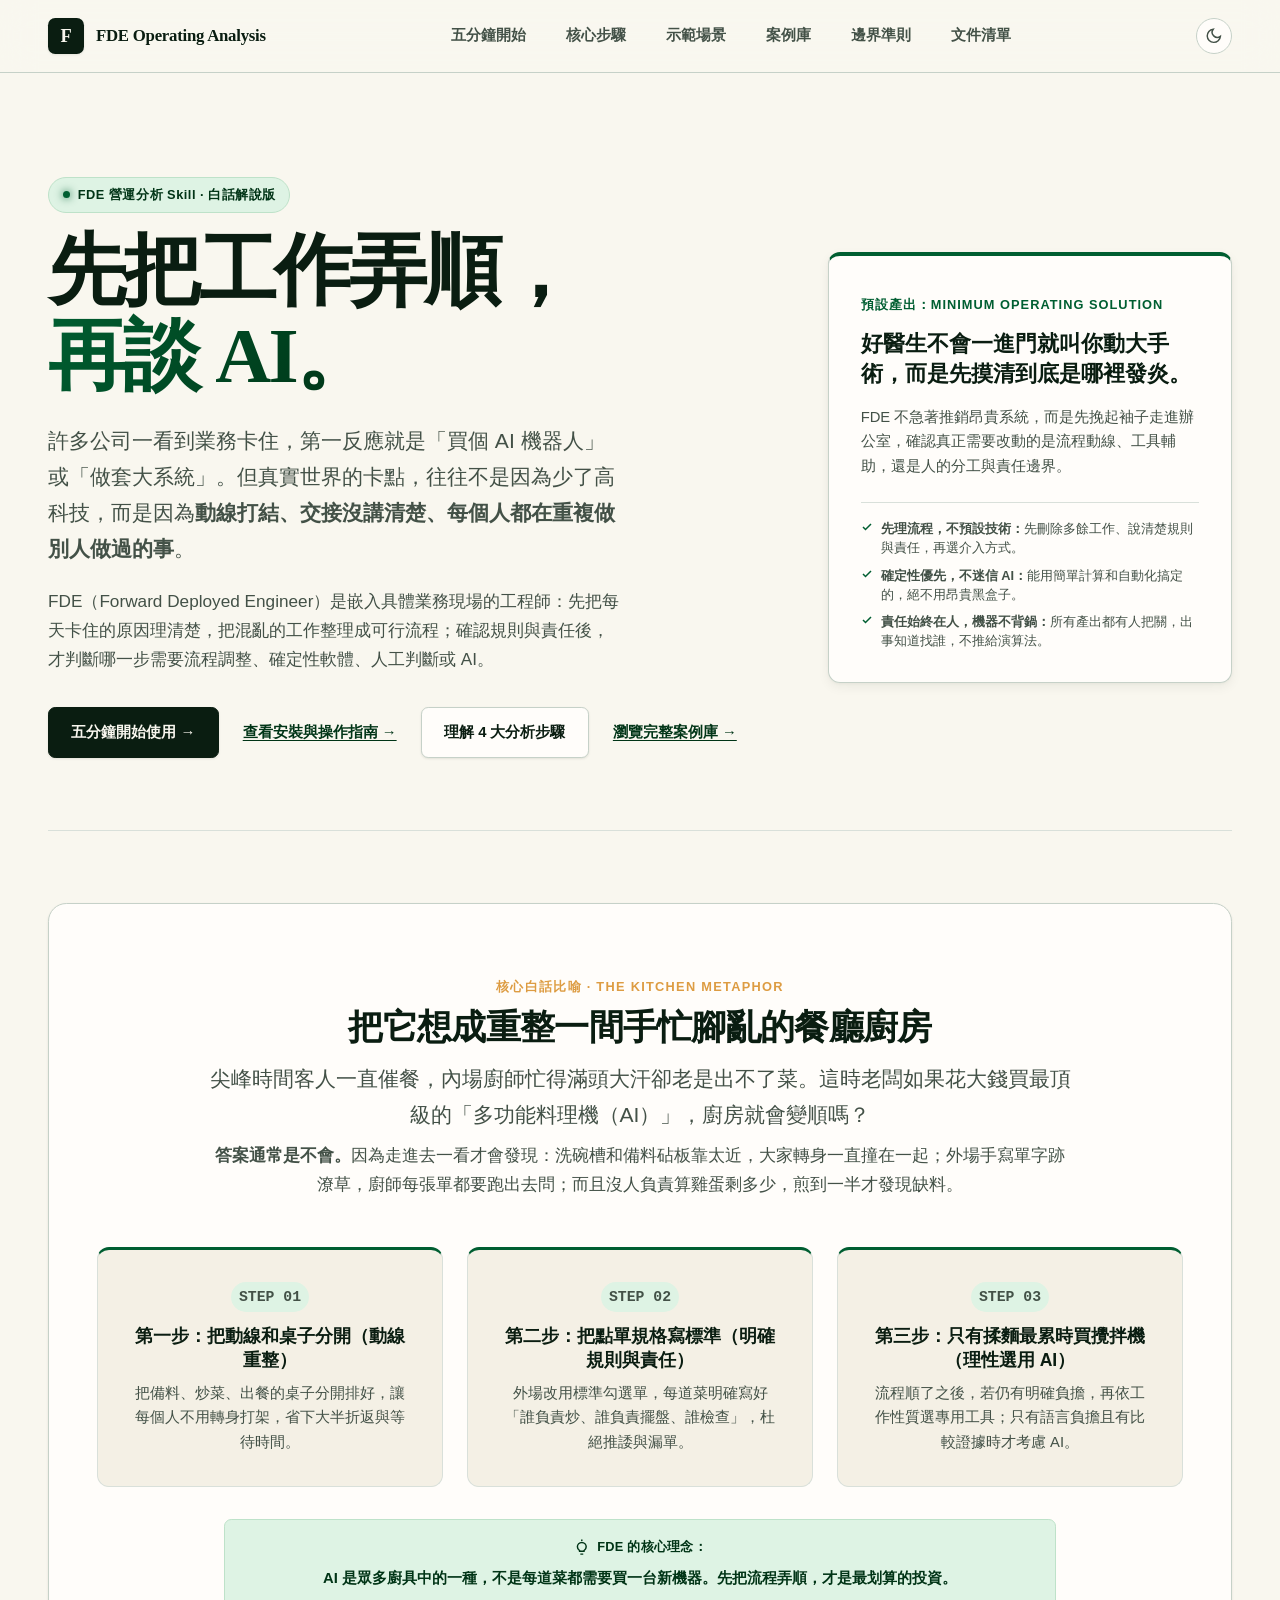
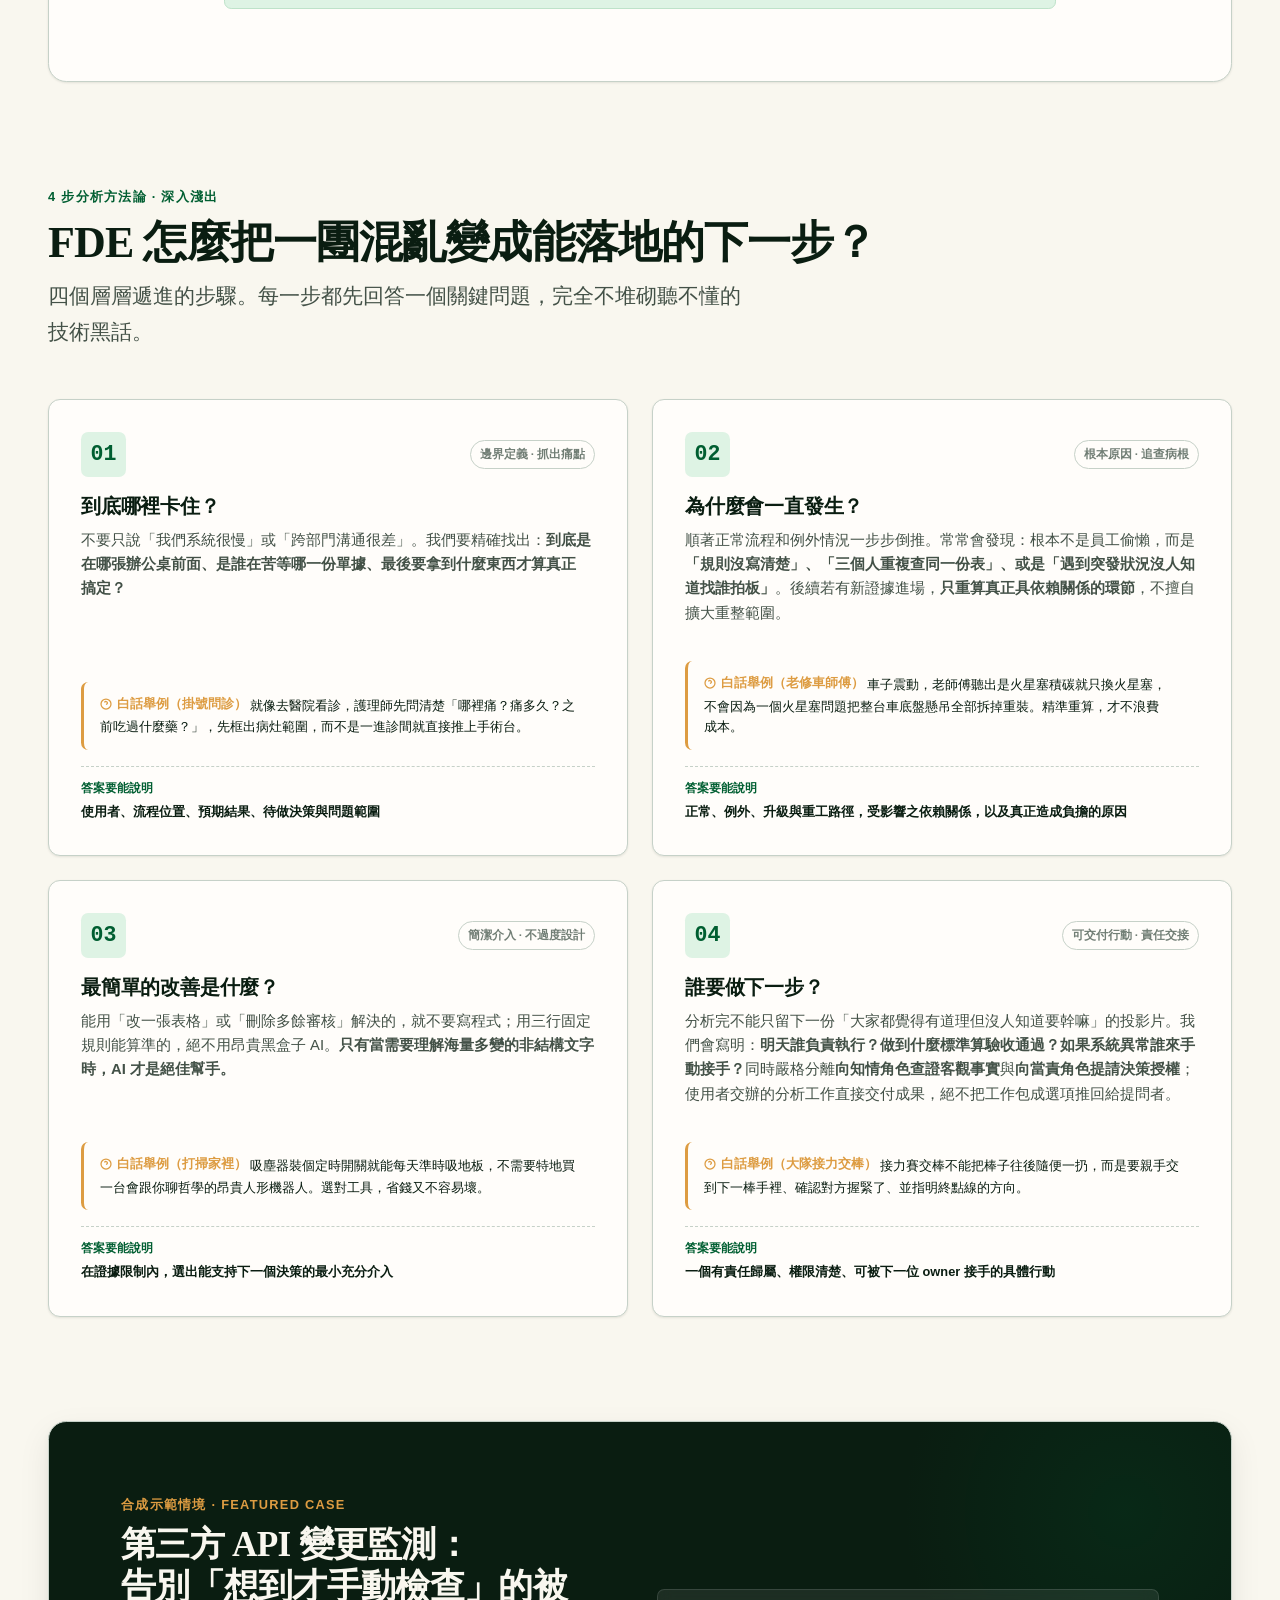
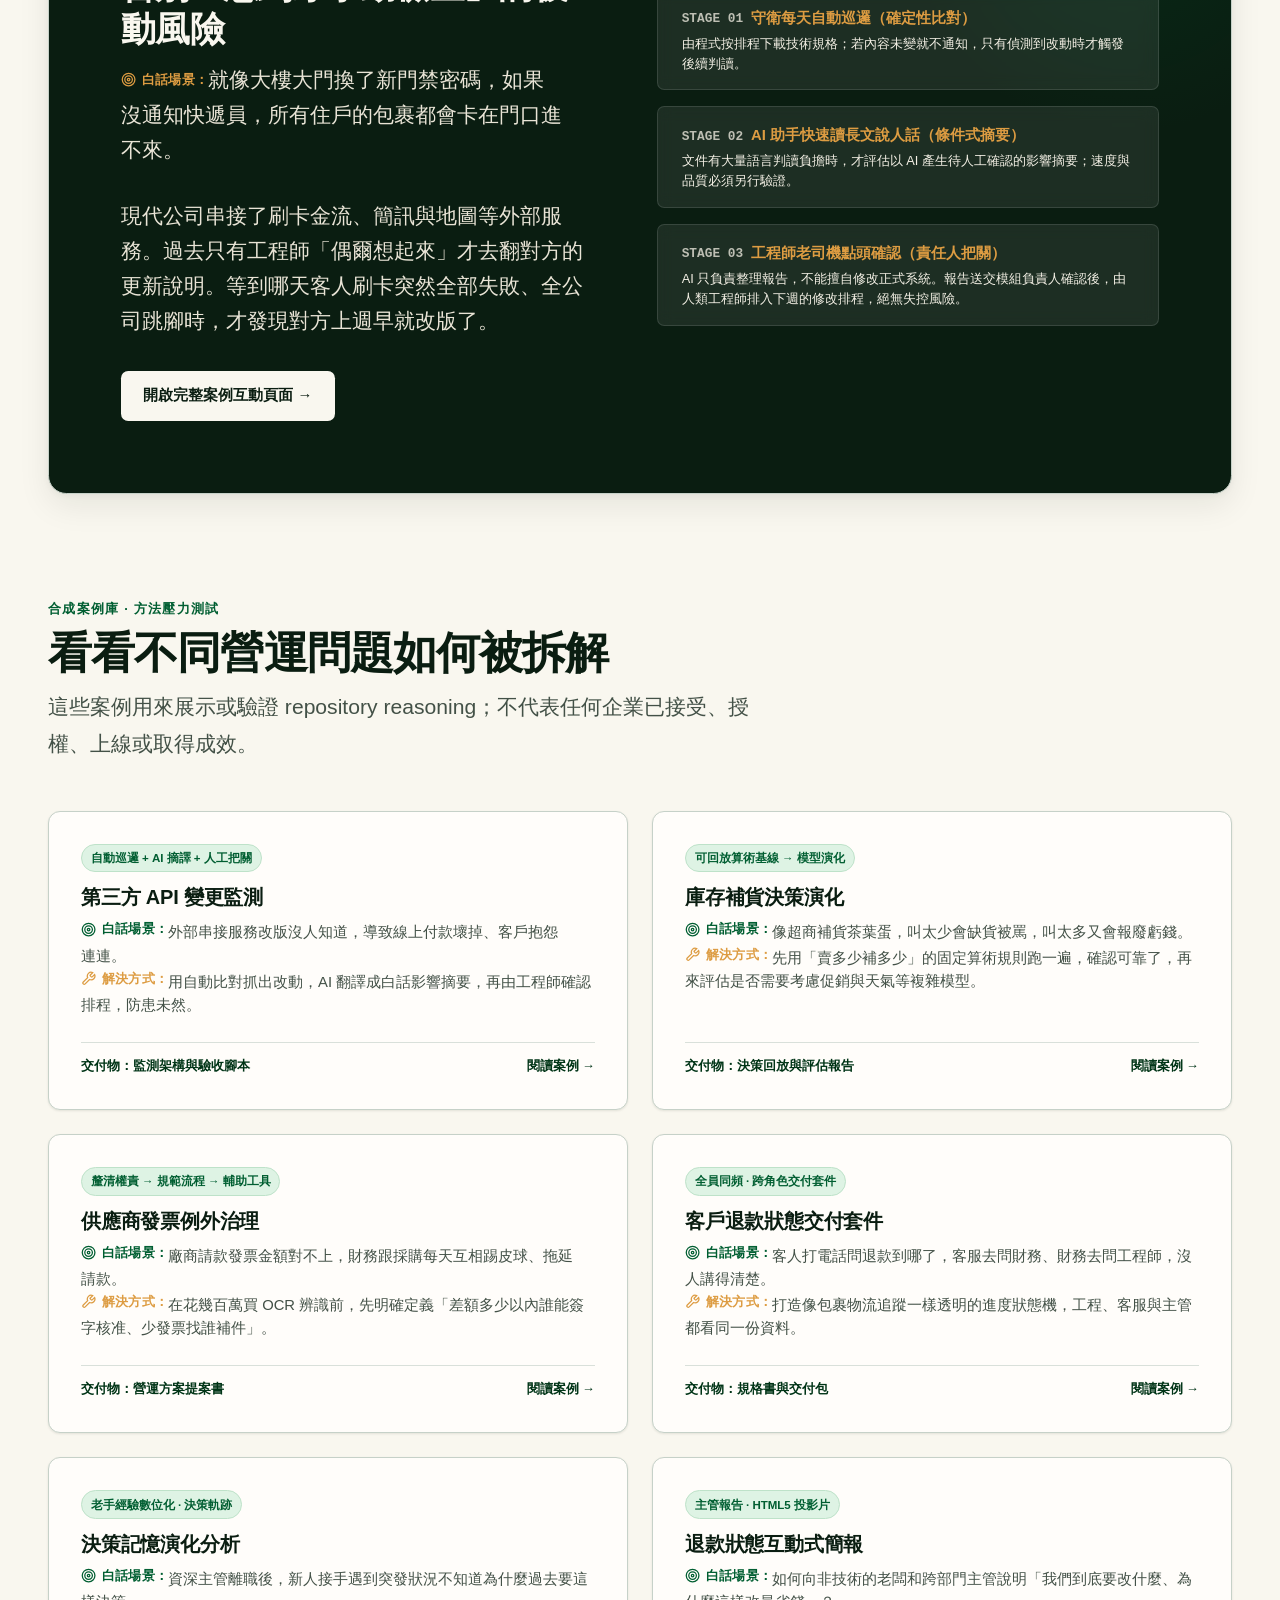
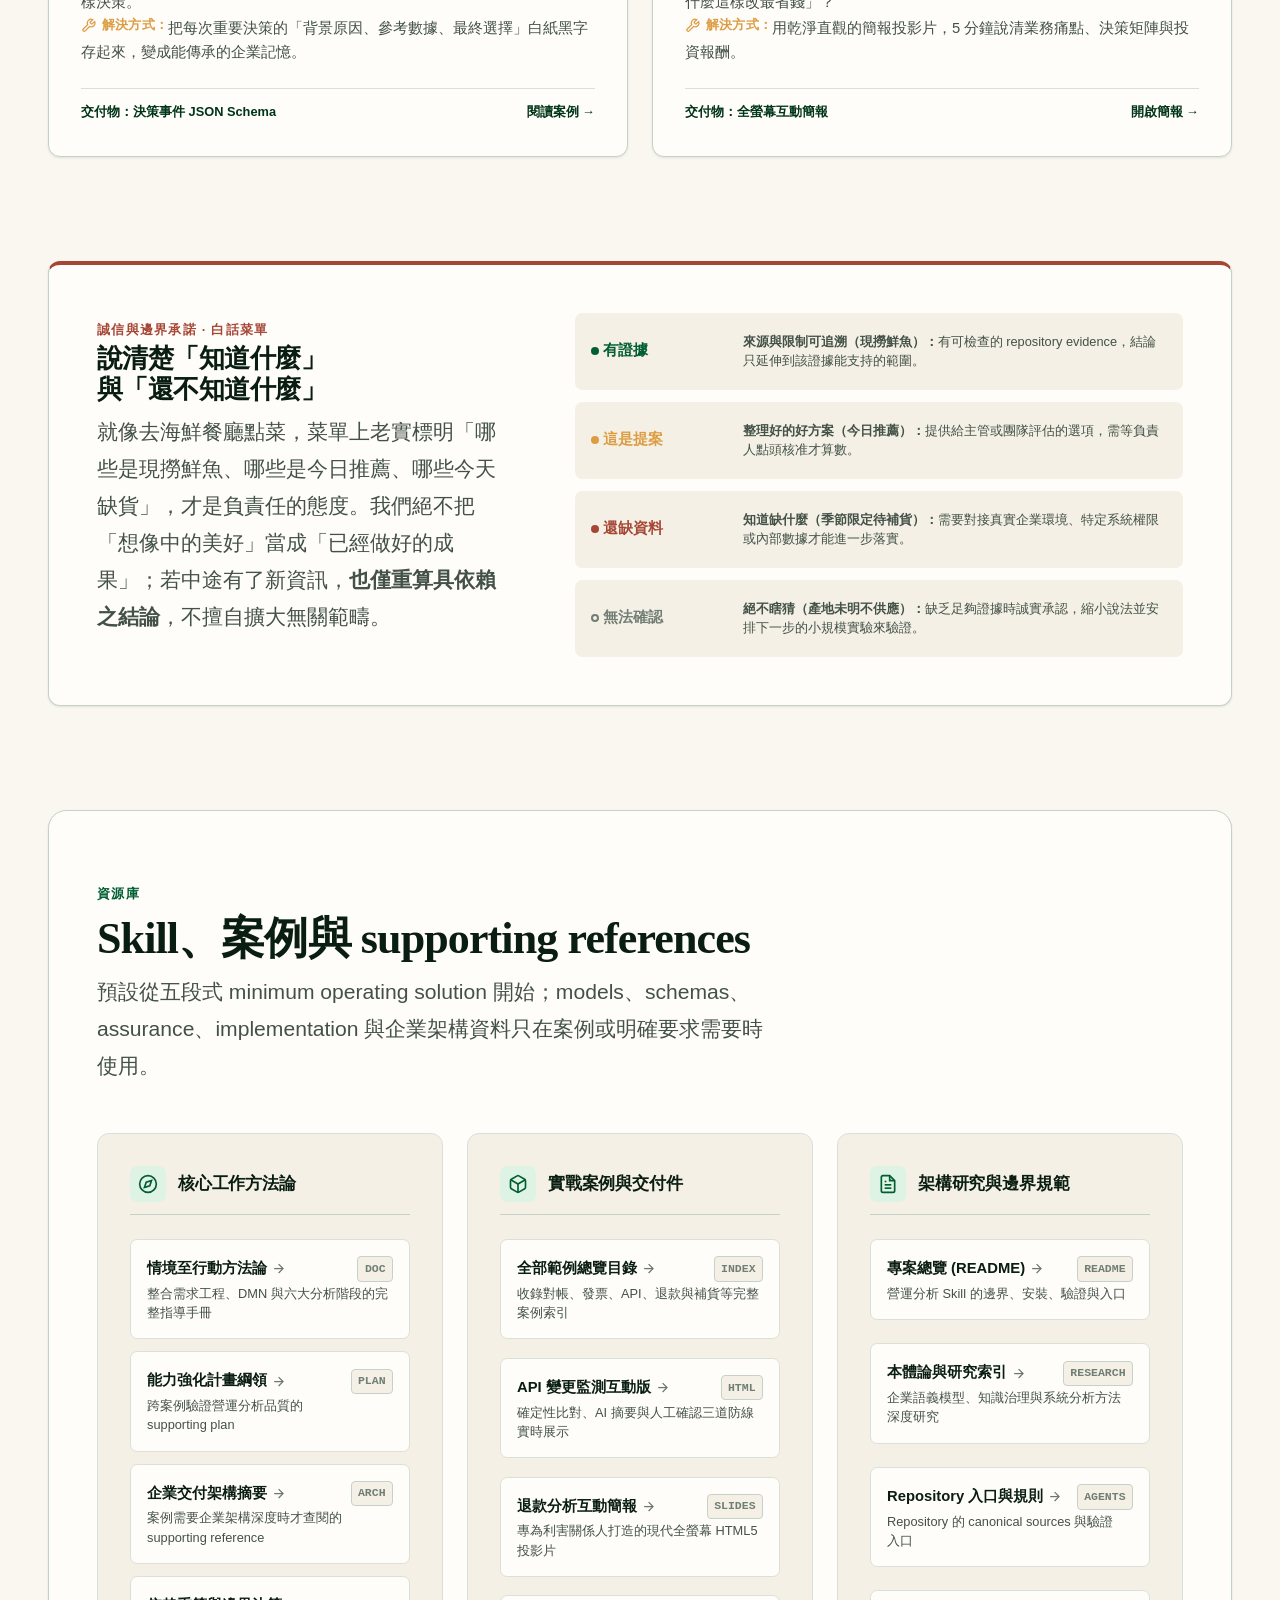
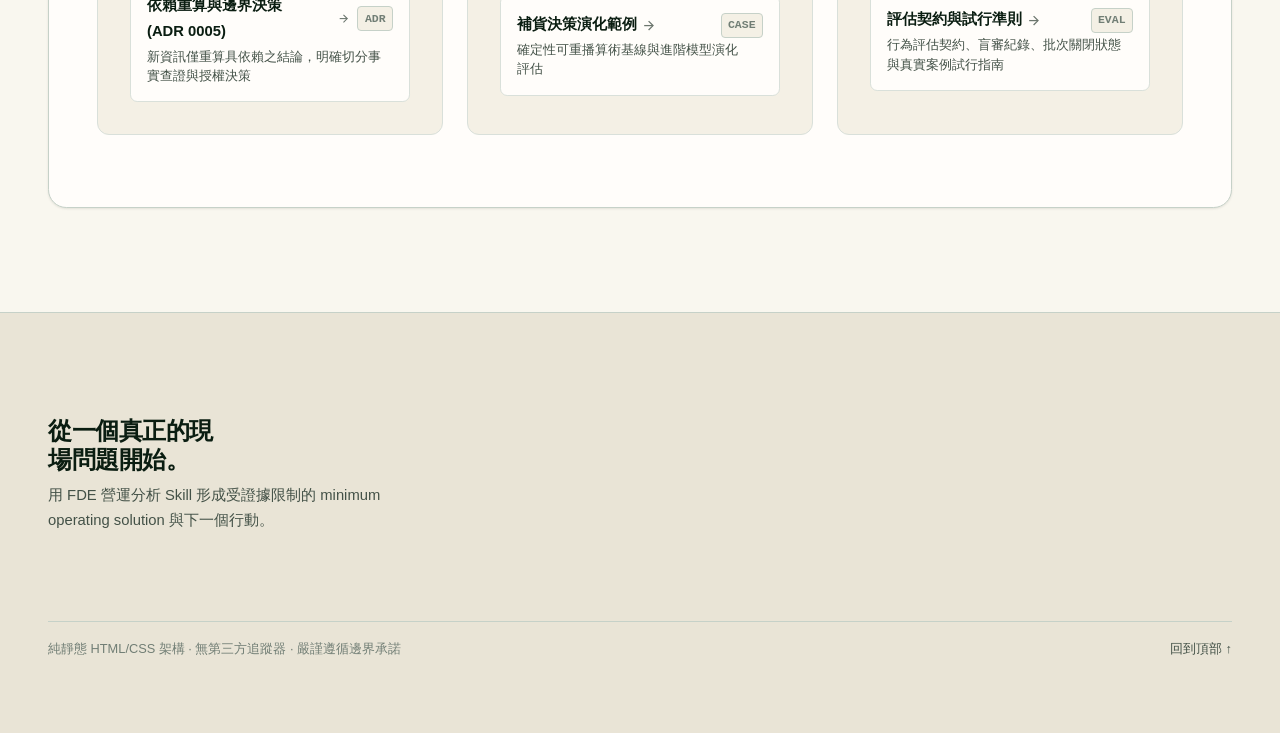
<file: index.html>
<!doctype html>
<html lang="zh-Hant">
<head>
  <meta charset="utf-8">
  <meta name="viewport" content="width=device-width, initial-scale=1">
  <meta http-equiv="refresh" content="0; url=site/index.html">
  <title>開啟 FDE Operating Analysis</title>
</head>
<body>
  <p><a href="site/index.html">開啟 FDE Operating Analysis 專案首頁</a></p>
</body>
</html>
</file>
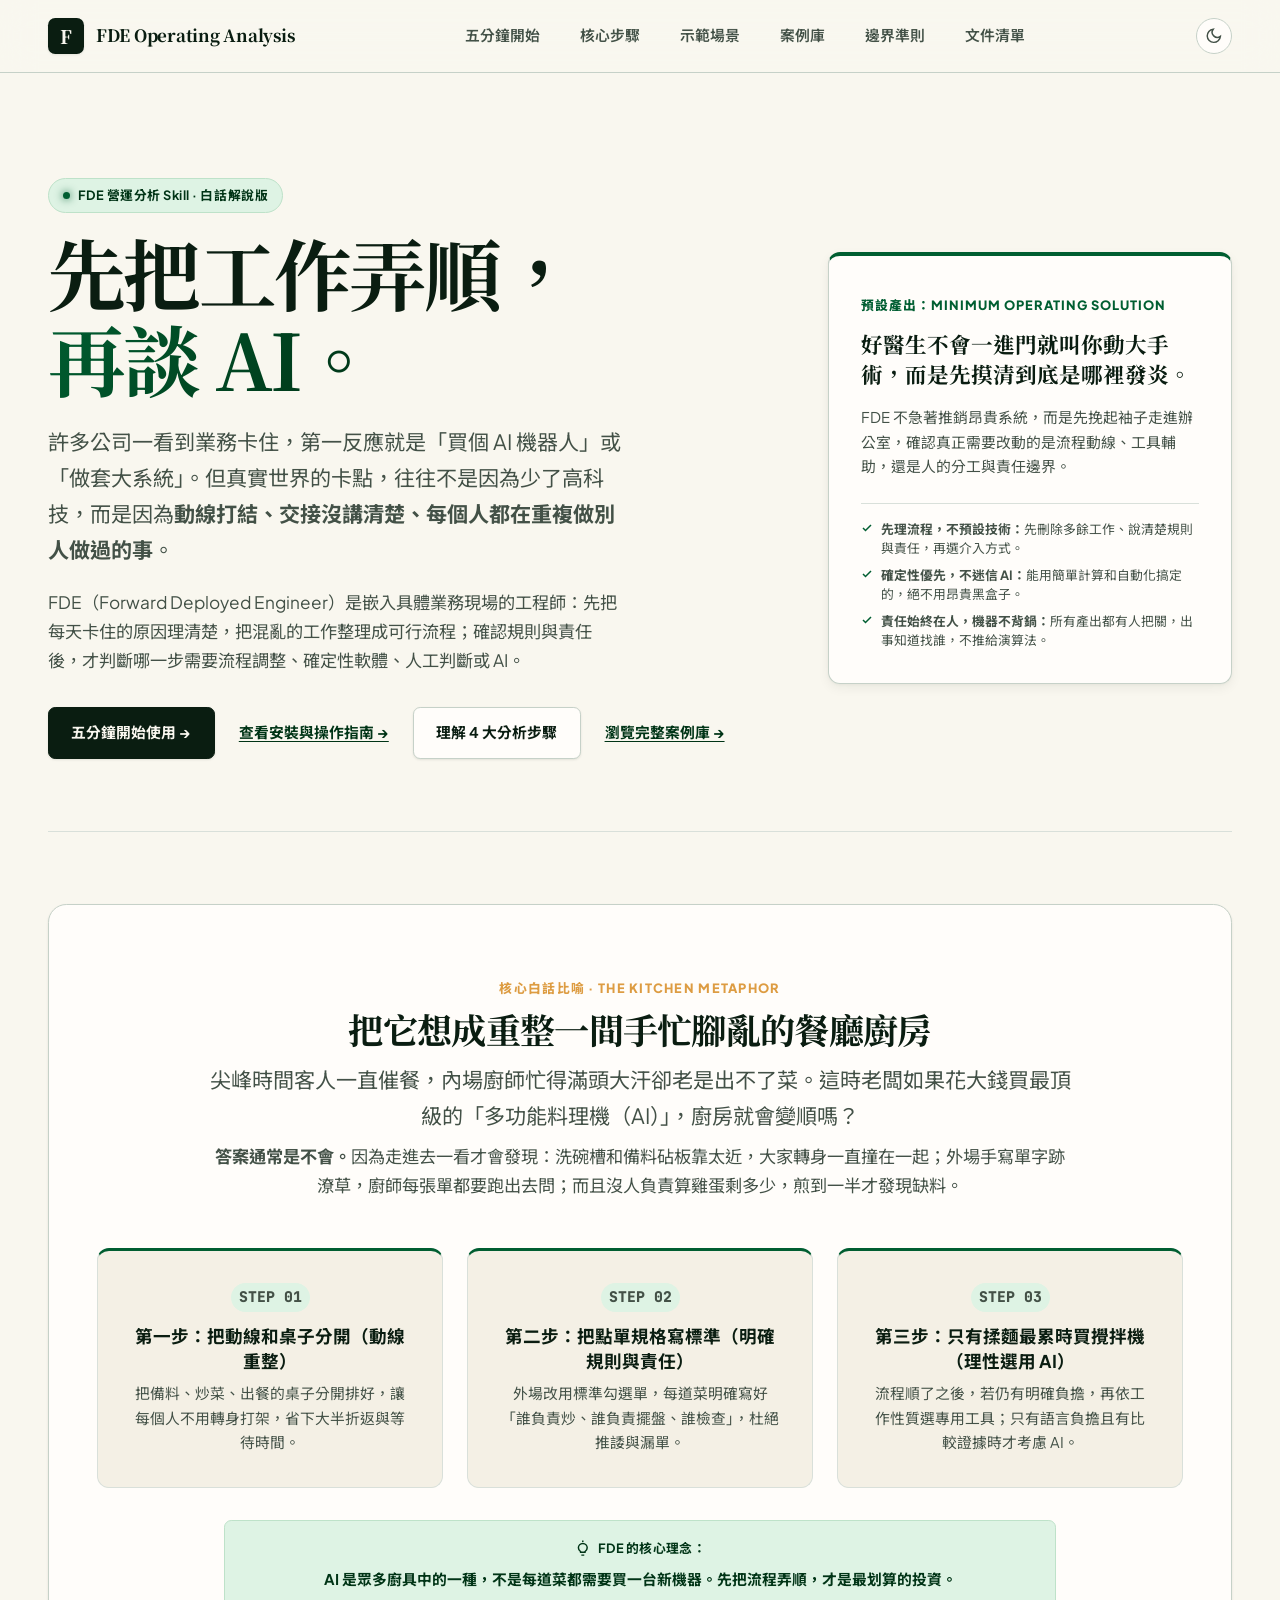
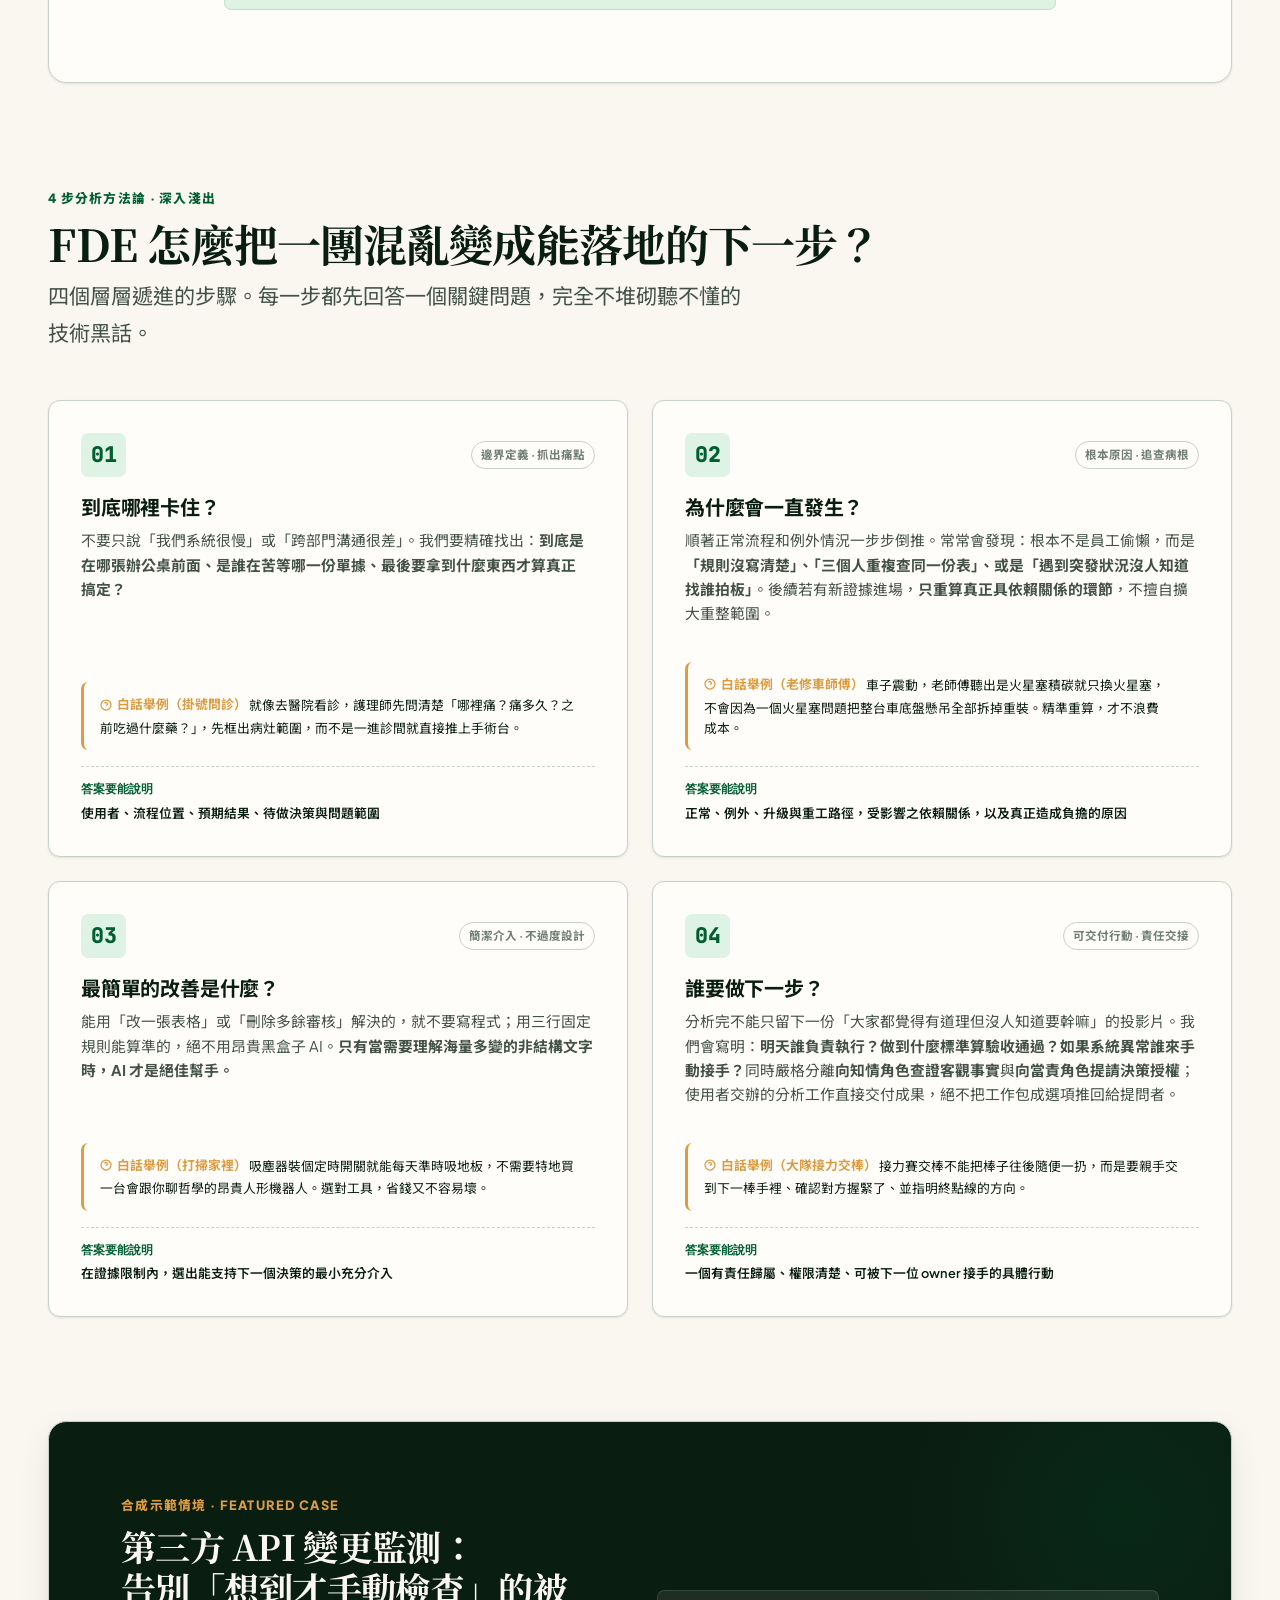
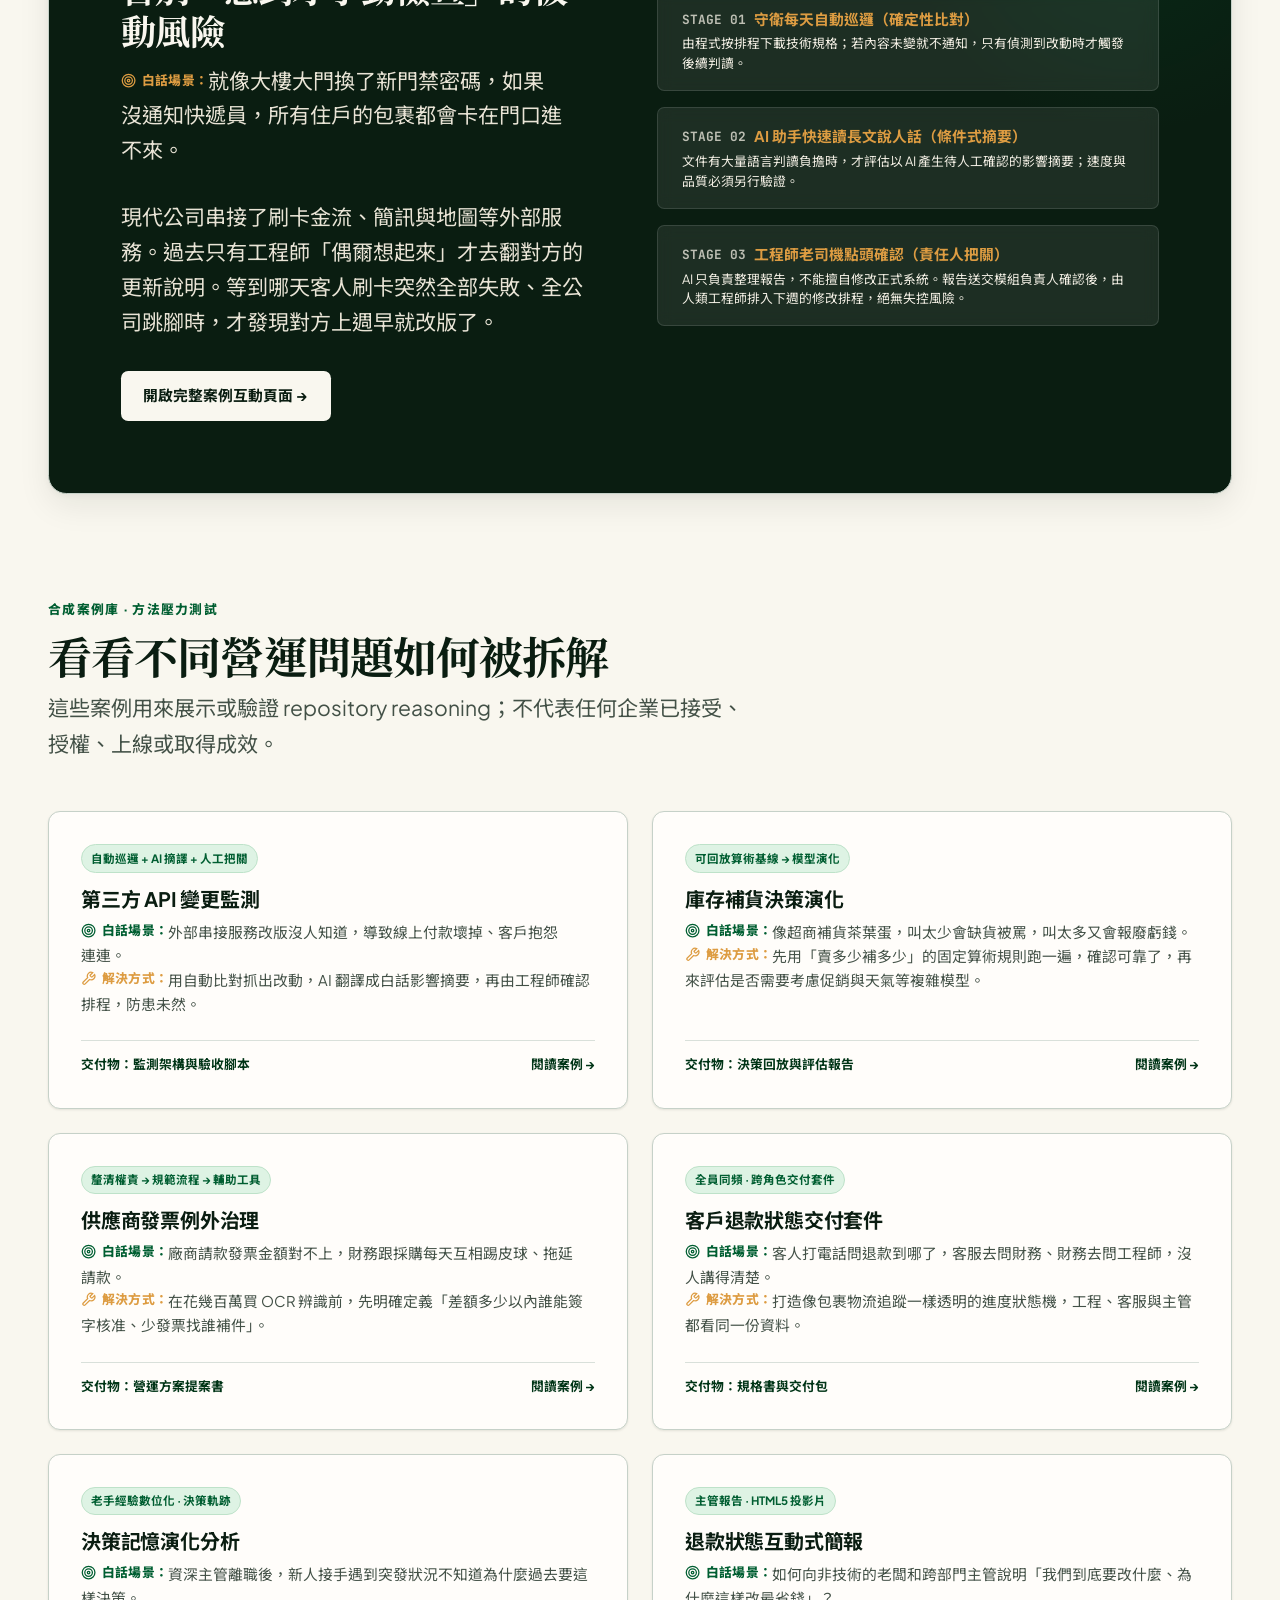
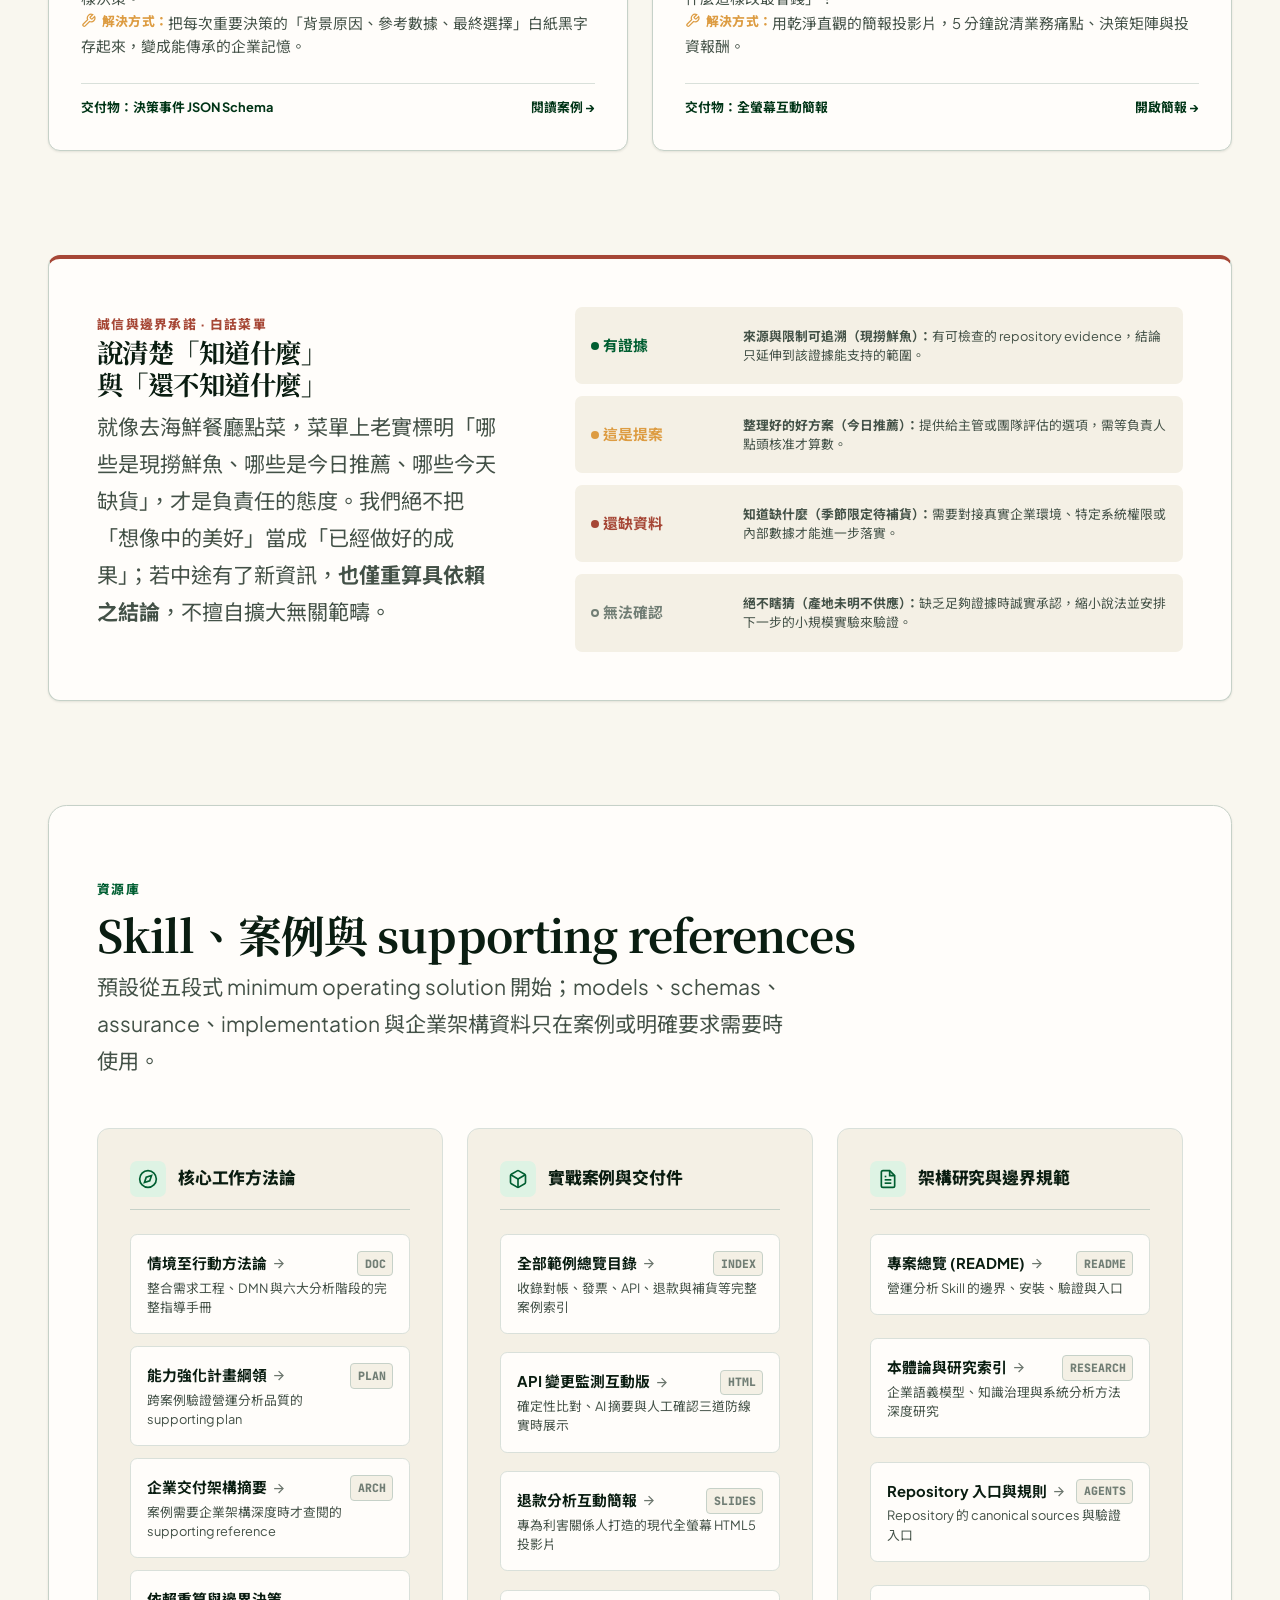
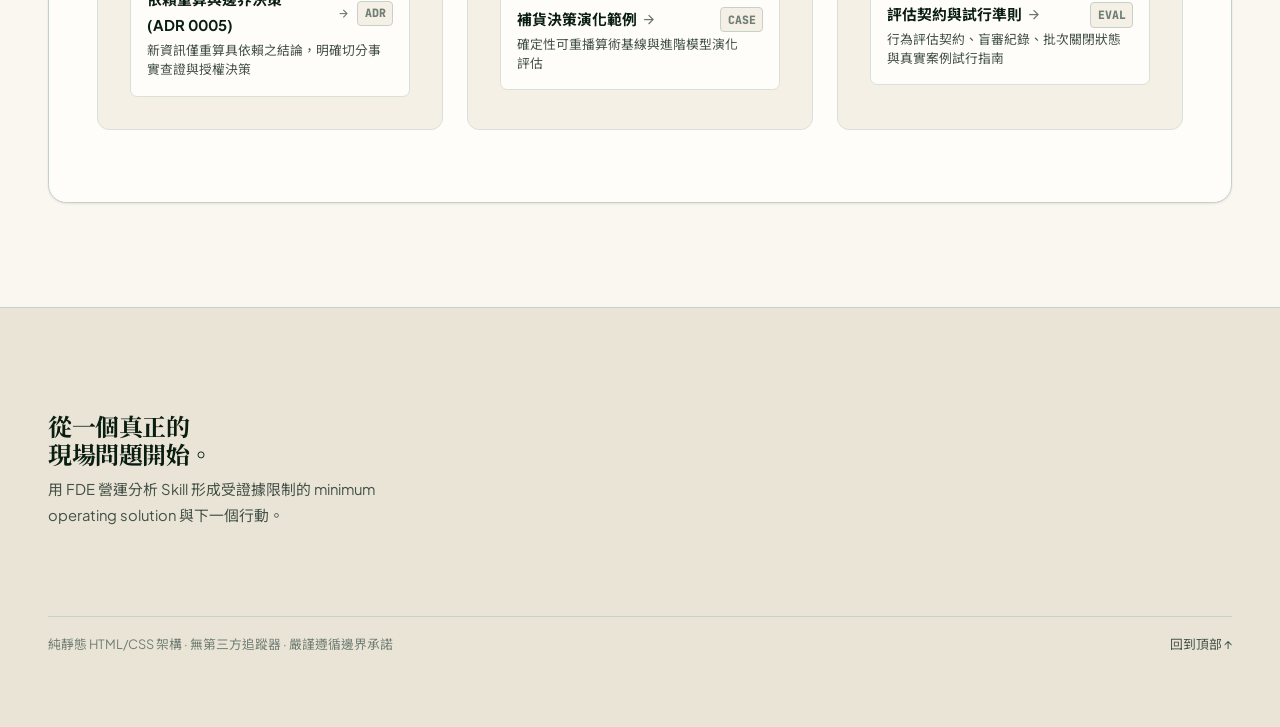
<file: site/index.html>
<!doctype html>
<html lang="zh-Hant">
<head>
  <meta charset="utf-8">
  <meta name="viewport" content="width=device-width, initial-scale=1">
  <meta name="description" content="用白話認識 FDE：先弄懂工作哪裡卡住，再決定流程、軟體或 AI 該怎麼幫忙。">
  <meta property="og:title" content="FDE Operating Analysis｜先把工作弄順，再談 AI">
  <meta property="og:description" content="用合成案例說明 FDE 如何把模糊問題整理成受證據限制、能採取行動的下一步。">
  <meta property="og:type" content="website">
  <meta name="theme-color" content="#fbfaf7">
  <title>FDE Operating Analysis｜先把工作弄順，再談 AI</title>
  <link rel="icon" href="data:image/svg+xml,<svg xmlns=%22http://www.w3.org/2000/svg%22 viewBox=%220 0 64 64%22><rect width=%2264%22 height=%2264%22 rx=%2214%22 fill=%22%231b3a2f%22/><path d=%22M18 18h28v6H26v10h18v6H26v16H18V18z%22 fill=%22%23fbfaf7%22/><circle cx=%2246%22 cy=%2246%22 r=%224%22 fill=%22%23e2a03f%22/></svg>">
  <link rel="preconnect" href="https://fonts.googleapis.com">
  <link rel="preconnect" href="https://fonts.gstatic.com" crossorigin>
  <link href="https://fonts.googleapis.com/css2?family=JetBrains+Mono:wght@400;600;700;800&family=Noto+Sans+TC:wght@400;500;600;700;800&family=Noto+Serif+TC:wght@500;600;700;900&family=Plus+Jakarta+Sans:wght@400;500;600;700;800&display=swap" rel="stylesheet">
  <link rel="stylesheet" href="tokens.css">
  <script>
    (function() {
      const savedTheme = localStorage.getItem('fde_theme');
      if (savedTheme === 'dark' || (!savedTheme && window.matchMedia('(prefers-color-scheme: dark)').matches)) {
        document.documentElement.setAttribute('data-theme', 'dark');
      } else {
        document.documentElement.setAttribute('data-theme', 'light');
      }
    })();
  </script>
  <style>
    * { box-sizing: border-box; }
    html { scroll-behavior: smooth; background: var(--color-paper); }
    body {
      margin: 0;
      color: var(--color-ink);
      background: var(--color-paper);
      font-family: var(--font-body);
      font-size: var(--text-body);
      line-height: 1.75;
      text-rendering: optimizeLegibility;
      -webkit-font-smoothing: antialiased;
      transition: background-color var(--dur-medium) var(--ease-out), color var(--dur-medium) var(--ease-out);
    }
    
    a {
      color: var(--color-accent-dark);
      text-decoration-thickness: 0.08em;
      text-underline-offset: 0.22em;
      transition: color var(--dur-short) var(--ease-out), transform var(--dur-short) var(--ease-out);
    }
    a:hover { color: var(--color-accent); }
    a:active { transform: translateY(1px); }
    a:focus-visible { outline: 3px solid var(--color-focus); outline-offset: 3px; border-radius: var(--radius-xs); }
    
    h1, h2, h3, h4, p { margin-top: 0; }
    h1, h2, h3, h4 { color: var(--color-ink); font-weight: 700; text-wrap: balance; }
    h1 { font-family: var(--font-display); font-size: var(--text-display); line-height: 1.1; letter-spacing: -0.035em; }
    h2 { font-family: var(--font-display); font-size: var(--text-h2); line-height: 1.2; letter-spacing: -0.02em; }
    h3 { font-size: var(--text-h3); line-height: 1.35; letter-spacing: -0.01em; }
    p, li { text-wrap: pretty; }
    p { max-width: 44rem; }
    
    .shell { width: min(74rem, calc(100% - 3rem)); margin-inline: auto; }
    
    .skip-link {
      position: fixed;
      top: var(--space-sm);
      left: var(--space-sm);
      z-index: 100;
      padding: var(--space-sm) var(--space-md);
      color: var(--color-paper);
      background: var(--color-ink);
      border-radius: var(--radius-sm);
      transform: translateY(-200%);
      transition: transform var(--dur-short) var(--ease-out);
    }
    .skip-link:focus { transform: translateY(0); }
    
    /* Topbar */
    .topbar {
      position: sticky;
      top: 0;
      z-index: 50;
      border-bottom: 1px solid var(--color-rule);
      background: var(--color-paper-alpha);
      backdrop-filter: blur(16px);
      -webkit-backdrop-filter: blur(16px);
      transition: border-color var(--dur-medium) var(--ease-out), background-color var(--dur-medium) var(--ease-out);
    }
    .nav {
      display: flex;
      min-height: 4.5rem;
      justify-content: space-between;
      align-items: center;
      gap: var(--space-md);
    }
    .brand-group {
      display: flex;
      align-items: center;
      gap: var(--space-sm);
    }
    .brand-logo {
      display: inline-flex;
      width: 2.25rem;
      height: 2.25rem;
      align-items: center;
      justify-content: center;
      border-radius: var(--radius-sm);
      background: var(--color-ink);
      color: var(--color-paper);
      font-family: var(--font-display);
      font-weight: 800;
      font-size: 1.15rem;
      box-shadow: var(--shadow-sm);
    }
    .brand {
      color: var(--color-ink);
      font-family: var(--font-display);
      font-size: 1.05rem;
      font-weight: 800;
      letter-spacing: -0.015em;
      text-decoration: none;
    }
    .brand:hover { color: var(--color-accent); }
    
    .nav-links {
      display: flex;
      align-items: center;
      flex-wrap: wrap;
      gap: var(--space-lg);
    }
    .nav-links a {
      color: var(--color-ink-soft);
      font-size: var(--text-sm);
      font-weight: 600;
      text-decoration: none;
      padding: var(--space-2xs) var(--space-xs);
      border-radius: var(--radius-xs);
    }
    .nav-links a:hover {
      color: var(--color-ink);
      background: var(--color-surface-hover);
    }
    .nav-controls {
      display: flex;
      align-items: center;
      gap: var(--space-xs);
    }
    .theme-toggle {
      display: inline-flex;
      align-items: center;
      justify-content: center;
      width: 2.25rem;
      height: 2.25rem;
      border: 1px solid var(--color-rule);
      border-radius: var(--radius-pill);
      background: var(--color-surface);
      color: var(--color-ink-soft);
      cursor: pointer;
      padding: 0;
      transition: all var(--dur-short) var(--ease-out);
    }
    .theme-toggle:hover {
      color: var(--color-ink);
      border-color: var(--color-ink-soft);
      background: var(--color-surface-hover);
    }
    .theme-toggle svg { width: 1.1rem; height: 1.1rem; }
    
    /* Hero */
    .hero {
      display: grid;
      grid-template-columns: minmax(0, 7fr) minmax(18rem, 4fr);
      gap: var(--space-3xl);
      padding: var(--space-4xl) 0 var(--space-3xl);
      align-items: center;
      border-bottom: 1px solid var(--color-rule-subtle);
    }
    .badge-pill {
      display: inline-flex;
      align-items: center;
      gap: var(--space-xs);
      margin-bottom: var(--space-md);
      padding: 0.35rem 0.85rem;
      border-radius: var(--radius-pill);
      background: var(--color-accent-wash);
      border: 1px solid var(--color-accent-light);
      color: var(--color-accent-dark);
      font-size: var(--text-xs);
      font-weight: 700;
      letter-spacing: 0.04em;
    }
    .badge-pill .dot {
      width: 0.45rem;
      height: 0.45rem;
      border-radius: var(--radius-pill);
      background: var(--color-accent);
      box-shadow: 0 0 8px var(--color-accent);
    }
    .hero h1 {
      margin-bottom: var(--space-lg);
      max-width: 14ch;
    }
    .hero-highlight {
      color: var(--color-accent);
      background: linear-gradient(120deg, var(--color-accent), var(--color-accent-dark));
      -webkit-background-clip: text;
      -webkit-text-fill-color: transparent;
    }
    .lede {
      max-width: 36rem;
      margin-bottom: var(--space-xl);
      color: var(--color-ink-soft);
      font-size: var(--text-lead);
      line-height: 1.7;
    }
    .actions {
      display: flex;
      flex-wrap: wrap;
      gap: var(--space-md);
      align-items: center;
    }
    .button {
      display: inline-flex;
      min-height: 3rem;
      padding: 0.75rem 1.4rem;
      justify-content: center;
      align-items: center;
      border: 1px solid var(--color-ink);
      border-radius: var(--radius-sm);
      color: var(--color-paper);
      background: var(--color-ink);
      font-size: var(--text-sm);
      font-weight: 700;
      text-decoration: none;
      box-shadow: var(--shadow-sm);
      transition: all var(--dur-short) var(--ease-out);
    }
    .button:hover {
      color: var(--color-paper);
      background: var(--color-accent-dark);
      border-color: var(--color-accent-dark);
      box-shadow: var(--shadow-md);
      transform: translateY(-2px);
    }
    .button-secondary {
      border: 1px solid var(--color-rule);
      background: var(--color-surface);
      color: var(--color-ink);
    }
    .button-secondary:hover {
      color: var(--color-ink);
      border-color: var(--color-ink-soft);
      background: var(--color-surface-hover);
      box-shadow: var(--shadow-sm);
      transform: translateY(-2px);
    }
    .text-link {
      display: inline-flex;
      align-items: center;
      gap: var(--space-2xs);
      font-weight: 700;
      font-size: var(--text-sm);
      padding: var(--space-2xs) var(--space-xs);
    }
    
    /* Executive Briefing Card */
    .executive-card {
      border: 1px solid var(--color-rule);
      border-top: 4px solid var(--color-accent);
      border-radius: var(--radius-md);
      padding: var(--space-xl);
      background: var(--color-surface);
      box-shadow: var(--shadow-md);
      position: relative;
    }
    .executive-card .label {
      display: inline-flex;
      align-items: center;
      gap: var(--space-xs);
      margin-bottom: var(--space-sm);
      color: var(--color-accent);
      font-size: var(--text-xs);
      font-weight: 800;
      letter-spacing: 0.08em;
      text-transform: uppercase;
    }
    .executive-card strong {
      display: block;
      margin-bottom: var(--space-md);
      font-family: var(--font-display);
      font-size: 1.35rem;
      line-height: 1.4;
      color: var(--color-ink);
    }
    .executive-card p {
      margin-bottom: var(--space-lg);
      color: var(--color-ink-soft);
      font-size: var(--text-sm);
      line-height: 1.65;
    }
    .executive-pillars {
      display: grid;
      gap: var(--space-xs);
      margin: 0;
      padding: 0;
      list-style: none;
      border-top: 1px solid var(--color-rule-subtle);
      padding-top: var(--space-md);
    }
    .executive-pillars li {
      display: flex;
      align-items: flex-start;
      gap: var(--space-xs);
      color: var(--color-ink-soft);
      font-size: var(--text-xs);
      line-height: 1.5;
    }
    .executive-pillars .check {
      color: var(--color-accent);
      font-weight: bold;
      flex-shrink: 0;
    }
    
    /* ELI5 Kitchen Metaphor Banner - Centered & Full Width Layout */
    .eli5 {
      margin-block: var(--space-3xl) var(--space-4xl);
      margin-inline: auto !important;
      padding: var(--space-3xl) var(--space-2xl);
      border-radius: var(--radius-lg);
      background: var(--color-surface);
      border: 1px solid var(--color-rule);
      box-shadow: var(--shadow-sm);
      position: relative;
      width: min(74rem, calc(100% - 3rem));
      box-sizing: border-box;
    }
    .eli5-head {
      text-align: center;
      max-width: 54rem;
      margin: 0 auto var(--space-2xl);
      display: flex;
      flex-direction: column;
      align-items: center;
      justify-content: center;
    }
    .eli5-tag {
      color: var(--color-warm);
      font-size: var(--text-xs);
      font-weight: 800;
      letter-spacing: 0.1em;
      text-transform: uppercase;
      margin-bottom: var(--space-xs);
      display: inline-block;
      text-align: center;
    }
    .eli5 h2 {
      margin-bottom: var(--space-sm);
      font-size: clamp(1.6rem, 1.3rem + 1.2vw, 2.2rem);
      color: var(--color-ink);
      text-align: center;
    }
    .eli5-lead {
      color: var(--color-ink-soft);
      font-size: var(--text-lead);
      line-height: 1.7;
      text-align: center;
      margin: 0 auto var(--space-xs);
      max-width: 100%;
    }
    .eli5-lead-detail {
      color: var(--color-ink-soft);
      font-size: var(--text-body);
      line-height: 1.7;
      text-align: center;
      margin: 0 auto;
      max-width: 100%;
    }
    .eli5-cards-grid {
      display: grid;
      grid-template-columns: repeat(3, minmax(0, 1fr));
      gap: var(--space-lg);
      margin-bottom: var(--space-xl);
      width: 100%;
    }
    .eli5-card-col {
      padding: var(--space-xl);
      border-radius: var(--radius-md);
      background: var(--color-paper-subtle);
      border: 1px solid var(--color-rule-subtle);
      border-top: 3px solid var(--color-accent);
      display: flex;
      flex-direction: column;
      align-items: center;
      text-align: center;
      transition: transform var(--dur-short) var(--ease-out), box-shadow var(--dur-short) var(--ease-out);
    }
    .eli5-card-col:hover {
      transform: translateY(-2px);
      box-shadow: var(--shadow-sm);
      border-top-color: var(--color-warm);
    }
    .eli5-card-num {
      display: inline-block;
      font-family: var(--font-mono);
      font-size: var(--text-xs);
      font-weight: 800;
      color: var(--color-accent);
      background: var(--color-accent-wash);
      padding: 0.15rem 0.5rem;
      border-radius: var(--radius-pill);
      margin-bottom: var(--space-sm);
      align-self: center;
    }
    .eli5-card-col b {
      display: block;
      color: var(--color-ink);
      font-size: 1.1rem;
      margin-bottom: var(--space-xs);
      line-height: 1.4;
      text-align: center;
    }
    .eli5-card-col span {
      color: var(--color-ink-soft);
      font-size: var(--text-sm);
      line-height: 1.65;
      display: block;
      flex-grow: 1;
      text-align: center;
    }
    .eli5-takeaway {
      text-align: center;
      padding: var(--space-md) var(--space-xl);
      border-radius: var(--radius-sm);
      background: var(--color-accent-wash);
      border: 1px solid var(--color-accent-light);
      color: var(--color-accent-dark);
      font-size: var(--text-sm);
      font-weight: 700;
      max-width: 52rem;
      margin: 0 auto;
      display: flex;
      align-items: center;
      justify-content: center;
      gap: 0.5rem;
      flex-wrap: wrap;
    }
    
    /* Section Layout */
    .section {
      margin-bottom: var(--space-4xl);
      scroll-margin-top: 6rem;
    }
    .section-head {
      margin-bottom: var(--space-2xl);
      display: flex;
      flex-direction: column;
      gap: var(--space-xs);
    }
    .section-eyebrow {
      color: var(--color-accent);
      font-size: var(--text-xs);
      font-weight: 800;
      letter-spacing: 0.1em;
      text-transform: uppercase;
    }
    .section-head h2 { margin-bottom: 0; }
    .section-head p {
      color: var(--color-ink-soft);
      font-size: var(--text-lead);
      margin-bottom: 0;
    }
    
    /* Steps 4-Card Bento Grid */
    .steps-grid {
      display: grid;
      grid-template-columns: repeat(2, minmax(0, 1fr));
      gap: var(--space-lg);
      list-style: none;
      padding: 0;
      margin: 0;
    }
    .step-card {
      border: 1px solid var(--color-rule);
      border-radius: var(--radius-md);
      padding: var(--space-xl);
      background: var(--color-surface);
      box-shadow: var(--shadow-sm);
      display: flex;
      flex-direction: column;
      transition: transform var(--dur-short) var(--ease-out), box-shadow var(--dur-short) var(--ease-out), border-color var(--dur-short) var(--ease-out);
    }
    .step-card:hover {
      transform: translateY(-3px);
      box-shadow: var(--shadow-md);
      border-color: var(--color-accent-light);
    }
    .step-header {
      display: flex;
      justify-content: space-between;
      align-items: center;
      margin-bottom: var(--space-md);
    }
    .step-num {
      font-family: var(--font-mono);
      font-weight: 800;
      font-size: 1.35rem;
      color: var(--color-accent);
      background: var(--color-accent-wash);
      padding: 0.2rem 0.6rem;
      border-radius: var(--radius-sm);
    }
    .step-badge {
      font-size: var(--text-2xs);
      font-weight: 700;
      color: var(--color-ink-muted);
      border: 1px solid var(--color-rule);
      border-radius: var(--radius-pill);
      padding: 0.2rem 0.55rem;
    }
    .step-card h3 {
      font-size: 1.25rem;
      margin-bottom: var(--space-xs);
      color: var(--color-ink);
    }
    .step-card p {
      color: var(--color-ink-soft);
      font-size: var(--text-sm);
      line-height: 1.65;
      margin-bottom: var(--space-lg);
      flex-grow: 1;
    }
    .step-eli5-box {
      margin: var(--space-sm) 0 var(--space-md);
      padding: var(--space-sm) var(--space-md);
      border-radius: var(--radius-sm);
      background: var(--color-warm-wash);
      border-left: 3px solid var(--color-warm);
      font-size: var(--text-xs);
      line-height: 1.6;
      color: var(--color-ink);
    }
    .step-eli5-box strong {
      color: var(--color-warm);
      display: inline-flex;
      align-items: center;
      gap: 0.3rem;
      margin-bottom: 0.2rem;
      font-size: var(--text-xs);
      font-weight: 700;
    }
    
    .step-output {
      border-top: 1px dashed var(--color-rule);
      padding-top: var(--space-sm);
      color: var(--color-ink);
      font-size: var(--text-xs);
      font-weight: 600;
      display: flex;
      flex-direction: column;
      gap: var(--space-3xs);
    }
    .step-output .out-label {
      color: var(--color-accent);
      font-family: var(--font-mono);
      font-size: var(--text-2xs);
      text-transform: uppercase;
      font-weight: 800;
    }
    
    /* Featured Example Banner */
    .featured-case {
      border-radius: var(--radius-lg);
      background: var(--color-ink);
      color: var(--color-paper);
      padding: var(--space-3xl);
      border: 1px solid var(--color-rule);
      box-shadow: var(--shadow-lg);
      display: grid;
      grid-template-columns: minmax(0, 4.8fr) minmax(0, 5.2fr);
      gap: var(--space-3xl);
      align-items: center;
      position: relative;
      overflow: hidden;
    }
    .featured-case::before {
      content: "";
      position: absolute;
      top: -20%;
      right: -10%;
      width: 28rem;
      height: 28rem;
      border-radius: var(--radius-pill);
      background: radial-gradient(circle, oklch(42% 0.11 155 / 0.18), transparent 70%);
      pointer-events: none;
    }
    .featured-case h2 {
      color: var(--color-paper);
      font-size: clamp(1.6rem, 1.3rem + 1.2vw, 2.2rem);
      margin-bottom: var(--space-sm);
    }
    .featured-case .case-eyebrow {
      color: var(--color-warm);
      font-size: var(--text-xs);
      font-weight: 800;
      letter-spacing: 0.1em;
      text-transform: uppercase;
      margin-bottom: var(--space-xs);
    }
    .featured-case p {
      color: var(--color-paper-deep);
      font-size: var(--text-lead);
      line-height: 1.65;
      margin-bottom: var(--space-xl);
    }
    .featured-btn {
      display: inline-flex;
      align-items: center;
      gap: var(--space-xs);
      background: var(--color-paper);
      color: var(--color-ink);
      padding: 0.75rem 1.4rem;
      border-radius: var(--radius-sm);
      font-weight: 700;
      font-size: var(--text-sm);
      text-decoration: none;
      transition: all var(--dur-short) var(--ease-out);
    }
    .featured-btn:hover {
      background: var(--color-warm);
      color: var(--color-ink);
      transform: translateY(-2px);
    }
    
    .flow-pipeline {
      display: grid;
      gap: var(--space-md);
      margin: 0;
      padding: 0;
      list-style: none;
    }
    .pipeline-step {
      padding: var(--space-md) var(--space-lg);
      border-radius: var(--radius-sm);
      background: oklch(100% 0 0 / 0.08);
      border: 1px solid oklch(100% 0 0 / 0.12);
      backdrop-filter: blur(8px);
      transition: background var(--dur-short) var(--ease-out);
    }
    .pipeline-step:hover {
      background: oklch(100% 0 0 / 0.14);
    }
    .pipeline-step strong {
      display: flex;
      align-items: center;
      gap: var(--space-xs);
      color: var(--color-warm);
      font-size: var(--text-sm);
      margin-bottom: var(--space-3xs);
    }
    .pipeline-step strong .pipe-num {
      font-family: var(--font-mono);
      font-size: var(--text-xs);
      opacity: 0.75;
    }
    .pipeline-step span {
      color: var(--color-paper-subtle);
      font-size: var(--text-xs);
      line-height: 1.55;
      display: block;
    }
    
    /* Cases Showcase Grid */
    .cases-grid {
      display: grid;
      grid-template-columns: repeat(2, minmax(0, 1fr));
      gap: var(--space-lg);
      margin-top: var(--space-xl);
    }
    .case-card {
      border: 1px solid var(--color-rule);
      border-radius: var(--radius-md);
      padding: var(--space-xl);
      background: var(--color-surface);
      box-shadow: var(--shadow-sm);
      display: flex;
      flex-direction: column;
      transition: all var(--dur-short) var(--ease-out);
      text-decoration: none;
      color: inherit;
    }
    .case-card:hover {
      border-color: var(--color-accent);
      transform: translateY(-3px);
      box-shadow: var(--shadow-md);
    }
    .case-card-header {
      display: flex;
      justify-content: space-between;
      align-items: flex-start;
      gap: var(--space-sm);
      margin-bottom: var(--space-sm);
    }
    .case-card-badge {
      display: inline-block;
      font-size: var(--text-2xs);
      font-weight: 700;
      color: var(--color-accent);
      background: var(--color-accent-wash);
      border: 1px solid var(--color-accent-light);
      padding: 0.2rem 0.55rem;
      border-radius: var(--radius-pill);
    }
    .case-card h3 {
      font-size: 1.25rem;
      margin-bottom: var(--space-xs);
      color: var(--color-ink);
    }
    .case-card p {
      color: var(--color-ink-soft);
      font-size: var(--text-sm);
      line-height: 1.6;
      margin-bottom: var(--space-lg);
      flex-grow: 1;
    }
    .case-card-footer {
      display: flex;
      justify-content: space-between;
      align-items: center;
      border-top: 1px solid var(--color-rule-subtle);
      padding-top: var(--space-sm);
      font-size: var(--text-xs);
      font-weight: 700;
      color: var(--color-accent-dark);
    }
    
    /* Boundary Matrix */
    .boundary-matrix {
      display: grid;
      grid-template-columns: minmax(0, 4fr) minmax(0, 6fr);
      gap: var(--space-3xl);
      border: 1px solid var(--color-rule);
      border-top: 4px solid var(--color-alert);
      border-radius: var(--radius-md);
      padding: var(--space-2xl);
      background: var(--color-surface);
      box-shadow: var(--shadow-sm);
    }
    .boundary-intro h2 { font-size: 1.65rem; margin-bottom: var(--space-xs); }
    .boundary-intro p { color: var(--color-ink-soft); font-size: var(--text-lead); }
    .claims-grid {
      display: grid;
      gap: var(--space-sm);
      margin: 0;
      padding: 0;
      list-style: none;
    }
    .claim-item {
      display: grid;
      grid-template-columns: 8.5rem 1fr;
      gap: var(--space-md);
      padding: var(--space-md);
      border-radius: var(--radius-sm);
      background: var(--color-paper-subtle);
      align-items: center;
    }
    .claim-tag {
      display: flex;
      align-items: center;
      gap: var(--space-2xs);
      font-weight: 700;
      font-size: var(--text-sm);
    }
    .claim-tag.evidence { color: var(--color-accent); }
    .claim-tag.proposal { color: var(--color-warm); }
    .claim-tag.gap { color: var(--color-alert); }
    .claim-tag.unverified { color: var(--color-ink-muted); }
    .claim-desc {
      color: var(--color-ink-soft);
      font-size: var(--text-xs);
      line-height: 1.5;
    }
    
    /* Enhanced Resource Section */
    .resources-section {
      border: 1px solid var(--color-rule);
      border-radius: var(--radius-lg);
      background: var(--color-surface);
      padding: var(--space-3xl) var(--space-2xl);
      box-shadow: var(--shadow-sm);
    }
    .resources-grid {
      display: grid;
      grid-template-columns: repeat(3, minmax(0, 1fr));
      gap: var(--space-lg);
      margin-top: var(--space-xl);
    }
    .resource-card {
      border: 1px solid var(--color-rule-subtle);
      border-radius: var(--radius-md);
      background: var(--color-paper-subtle);
      padding: var(--space-xl);
      display: flex;
      flex-direction: column;
      transition: transform var(--dur-short) var(--ease-out), box-shadow var(--dur-short) var(--ease-out), border-color var(--dur-short) var(--ease-out);
    }
    .resource-card:hover {
      transform: translateY(-2px);
      box-shadow: var(--shadow-md);
      border-color: var(--color-accent-light);
    }
    .resource-card-header {
      display: flex;
      align-items: center;
      gap: var(--space-sm);
      margin-bottom: var(--space-lg);
      border-bottom: 1px solid var(--color-rule);
      padding-bottom: var(--space-sm);
    }
    .resource-card-icon {
      width: 2.25rem;
      height: 2.25rem;
      border-radius: var(--radius-sm);
      background: var(--color-accent-wash);
      color: var(--color-accent);
      display: inline-flex;
      align-items: center;
      justify-content: center;
      flex-shrink: 0;
    }
    .resource-card-icon svg {
      width: 1.25rem;
      height: 1.25rem;
    }
    .resource-card-header h3 {
      font-size: 1.05rem;
      font-weight: 800;
      color: var(--color-ink);
      margin: 0;
      letter-spacing: -0.01em;
    }
    .resource-items-list {
      list-style: none;
      padding: 0;
      margin: 0;
      display: grid;
      gap: var(--space-sm);
      flex-grow: 1;
    }
    .resource-link-item {
      display: flex;
      flex-direction: column;
      padding: var(--space-md);
      border-radius: var(--radius-sm);
      background: var(--color-surface);
      border: 1px solid var(--color-rule-subtle);
      text-decoration: none;
      color: inherit;
      transition: all var(--dur-short) var(--ease-out);
    }
    .resource-link-item:hover {
      border-color: var(--color-accent);
      background: var(--color-surface-hover);
      transform: translateX(2px);
    }
    .resource-link-top {
      display: flex;
      justify-content: space-between;
      align-items: center;
      margin-bottom: var(--space-3xs);
      gap: var(--space-xs);
    }
    .resource-link-title {
      font-size: var(--text-sm);
      font-weight: 700;
      color: var(--color-ink);
      display: inline-flex;
      align-items: center;
      gap: var(--space-2xs);
    }
    .resource-link-item:hover .resource-link-title {
      color: var(--color-accent);
    }
    .resource-link-title svg {
      width: 0.95rem;
      height: 0.95rem;
      opacity: 0.6;
      transition: opacity var(--dur-short) var(--ease-out), transform var(--dur-short) var(--ease-out);
    }
    .resource-link-item:hover .resource-link-title svg {
      opacity: 1;
      transform: translateX(2px);
    }
    .resource-format-tag {
      font-family: var(--font-mono);
      font-size: var(--text-2xs);
      font-weight: 800;
      padding: 0.1rem 0.4rem;
      border-radius: var(--radius-xs);
      background: var(--color-paper-subtle);
      border: 1px solid var(--color-rule);
      color: var(--color-ink-muted);
      text-transform: uppercase;
      flex-shrink: 0;
    }
    .resource-link-desc {
      font-size: var(--text-xs);
      color: var(--color-ink-soft);
      line-height: 1.5;
      margin: 0;
    }
    .badge-icon-label {
      display: inline-flex;
      align-items: center;
      gap: 0.35rem;
      font-weight: 800;
      font-size: var(--text-xs);
      letter-spacing: 0.02em;
    }
    .badge-icon-label svg {
      width: 0.95rem;
      height: 0.95rem;
      flex-shrink: 0;
    }
    .badge-icon-label.scene {
      color: var(--color-accent);
    }
    .badge-icon-label.solution {
      color: var(--color-warm);
    }
    
    /* Footer */
    .footer {
      padding: var(--space-4xl) 0 var(--space-3xl);
      background: var(--color-paper-deep);
      border-top: 1px solid var(--color-rule);
      transition: background var(--dur-medium) var(--ease-out);
    }
    .footer-content {
      display: flex;
      justify-content: space-between;
      align-items: flex-start;
      flex-wrap: wrap;
      gap: var(--space-2xl);
    }
    .footer-brand h2 {
      font-size: 1.5rem;
      max-width: 14ch;
      margin-bottom: var(--space-xs);
    }
    .footer-brand p {
      color: var(--color-ink-soft);
      font-size: var(--text-sm);
      max-width: 24rem;
    }
    .colophon {
      margin: var(--space-3xl) 0 0;
      padding-top: var(--space-md);
      border-top: 1px solid var(--color-rule);
      display: flex;
      justify-content: space-between;
      align-items: center;
      flex-wrap: wrap;
      gap: var(--space-md);
      color: var(--color-ink-muted);
      font-size: var(--text-xs);
    }
    
    @media (max-width: 62rem) {
      .hero, .boundary-matrix, .featured-case { grid-template-columns: 1fr; }
      .eli5-cards-grid, .steps-grid, .cases-grid, .resources-grid { grid-template-columns: 1fr; }
      .claim-item { grid-template-columns: 1fr; gap: var(--space-3xs); }
    }
    @media (max-width: 42rem) {
      .shell { width: min(100% - 2rem, 36rem); }
      .nav { flex-direction: column; align-items: flex-start; padding: var(--space-md) 0; min-height: auto; gap: var(--space-sm); }
      .nav-links { gap: var(--space-xs); width: 100%; justify-content: flex-start; }
      .nav-links a { font-size: var(--text-xs); }
      .hero { padding: var(--space-2xl) 0; }
      .featured-case { padding: var(--space-xl); }
    }
    @media (prefers-reduced-motion: reduce) {
      *, *::before, *::after { scroll-behavior: auto !important; transition-duration: 0.01ms !important; }
    }
  </style>
</head>
<body>
  <a class="skip-link" href="#main">跳到主要內容</a>
  
  <header class="topbar">
    <div class="shell nav" aria-label="主要導覽">
      <div class="brand-group">
        <span class="brand-logo" aria-hidden="true">F</span>
        <a class="brand" href="#main">FDE Operating Analysis</a>
      </div>
      <nav class="nav-links">
        <a href="docs/zh-TW/quickstart.md">五分鐘開始</a>
        <a href="#how">核心步驟</a>
        <a href="#example">示範場景</a>
        <a href="#cases">案例庫</a>
        <a href="#boundary">邊界準則</a>
        <a href="#resources">文件清單</a>
      </nav>
      <div class="nav-controls">
        <button id="theme-btn" class="theme-toggle" type="button" aria-label="切換深淺色主題" title="切換深淺色模式">
          <svg id="theme-icon-sun" fill="none" stroke="currentColor" stroke-width="2" viewBox="0 0 24 24" style="display:none;"><circle cx="12" cy="12" r="5"></circle><line x1="12" y1="1" x2="12" y2="3"></line><line x1="12" y1="21" x2="12" y2="23"></line><line x1="4.22" y1="4.22" x2="5.64" y2="5.64"></line><line x1="18.36" y1="18.36" x2="19.78" y2="19.78"></line><line x1="1" y1="12" x2="3" y2="12"></line><line x1="21" y1="12" x2="23" y2="12"></line><line x1="4.22" y1="19.78" x2="5.64" y2="18.36"></line><line x1="18.36" y1="5.64" x2="19.78" y2="4.22"></line></svg>
          <svg id="theme-icon-moon" fill="none" stroke="currentColor" stroke-width="2" viewBox="0 0 24 24"><path d="M21 12.79A9 9 0 1 1 11.21 3 7 7 0 0 0 21 12.79z"></path></svg>
        </button>
      </div>
    </div>
  </header>

  <main id="main">
    <!-- Hero Section -->
    <section class="shell hero">
      <div>
        <div class="badge-pill"><span class="dot"></span> FDE 營運分析 Skill · 白話解說版</div>
        <h1>先把工作弄順，<br><span class="hero-highlight">再談 AI。</span></h1>
        <p class="lede">
          許多公司一看到業務卡住，第一反應就是「買個 AI 機器人」或「做套大系統」。但真實世界的卡點，往往不是因為少了高科技，而是因為<strong>動線打結、交接沒講清楚、每個人都在重複做別人做過的事</strong>。
        </p>
        <p class="lede" style="font-size: var(--text-body); margin-top: -0.75rem;">
          FDE（Forward Deployed Engineer）是嵌入具體業務現場的工程師：先把每天卡住的原因理清楚，把混亂的工作整理成可行流程；確認規則與責任後，才判斷哪一步需要流程調整、確定性軟體、人工判斷或 AI。
        </p>
        <div class="actions">
          <a class="button" href="docs/zh-TW/quickstart.md">五分鐘開始使用 →</a>
          <a class="text-link" href="docs/zh-TW/fde-project-work-skill.md">查看安裝與操作指南 →</a>
          <a class="button button-secondary" href="#how">理解 4 大分析步驟</a>
          <a class="text-link" href="#cases">瀏覽完整案例庫 →</a>
        </div>
      </div>
      
      <aside class="executive-card" aria-label="一句話解釋 FDE">
        <span class="label">預設產出：minimum operating solution</span>
        <strong>好醫生不會一進門就叫你動大手術，而是先摸清到底是哪裡發炎。</strong>
        <p>FDE 不急著推銷昂貴系統，而是先挽起袖子走進辦公室，確認真正需要改動的是流程動線、工具輔助，還是人的分工與責任邊界。</p>
        <ul class="executive-pillars">
          <li><span class="check"><svg width="12" height="12" viewBox="0 0 24 24" fill="none" stroke="currentColor" stroke-width="3"><polyline points="20 6 9 17 4 12"/></svg></span> <span><b>先理流程，不預設技術：</b>先刪除多餘工作、說清楚規則與責任，再選介入方式。</span></li>
          <li><span class="check"><svg width="12" height="12" viewBox="0 0 24 24" fill="none" stroke="currentColor" stroke-width="3"><polyline points="20 6 9 17 4 12"/></svg></span> <span><b>確定性優先，不迷信 AI：</b>能用簡單計算和自動化搞定的，絕不用昂貴黑盒子。</span></li>
          <li><span class="check"><svg width="12" height="12" viewBox="0 0 24 24" fill="none" stroke="currentColor" stroke-width="3"><polyline points="20 6 9 17 4 12"/></svg></span> <span><b>責任始終在人，機器不背鍋：</b>所有產出都有人把關，出事知道找誰，不推給演算法。</span></li>
        </ul>
      </aside>
    </section>

    <!-- ELI5 Analogy Section -->
    <section class="shell eli5" aria-labelledby="eli5-title">
      <div class="eli5-head">
        <span class="eli5-tag">核心白話比喻 · THE KITCHEN METAPHOR</span>
        <h2 id="eli5-title">把它想成重整一間手忙腳亂的餐廳廚房</h2>
        <p class="eli5-lead">
          尖峰時間客人一直催餐，內場廚師忙得滿頭大汗卻老是出不了菜。這時老闆如果花大錢買最頂級的「多功能料理機（AI）」，廚房就會變順嗎？
        </p>
        <p class="eli5-lead-detail">
          <strong>答案通常是不會。</strong>因為走進去一看才會發現：洗碗槽和備料砧板靠太近，大家轉身一直撞在一起；外場手寫單字跡潦草，廚師每張單都要跑出去問；而且沒人負責算雞蛋剩多少，煎到一半才發現缺料。
        </p>
      </div>

      <div class="eli5-cards-grid">
        <div class="eli5-card-col">
          <span class="eli5-card-num">STEP 01</span>
          <b>第一步：把動線和桌子分開（動線重整）</b>
          <span>把備料、炒菜、出餐的桌子分開排好，讓每個人不用轉身打架，省下大半折返與等待時間。</span>
        </div>

        <div class="eli5-card-col">
          <span class="eli5-card-num">STEP 02</span>
          <b>第二步：把點單規格寫標準（明確規則與責任）</b>
          <span>外場改用標準勾選單，每道菜明確寫好「誰負責炒、誰負責擺盤、誰檢查」，杜絕推諉與漏單。</span>
        </div>

        <div class="eli5-card-col">
          <span class="eli5-card-num">STEP 03</span>
          <b>第三步：只有揉麵最累時買攪拌機（理性選用 AI）</b>
          <span>流程順了之後，若仍有明確負擔，再依工作性質選專用工具；只有語言負擔且有比較證據時才考慮 AI。</span>
        </div>
      </div>

      <div class="eli5-takeaway">
        <span class="badge-icon-label" style="color:var(--color-accent-dark); display:inline-flex; align-items:center; gap:0.4rem;">
          <svg viewBox="0 0 24 24" fill="none" stroke="currentColor" stroke-width="2" style="width:1.1rem; height:1.1rem;"><path d="M9 18h6M10 22h4M12 2v2M12 6a6 6 0 0 0-6 6c0 2.22 1.21 4.16 3 5.2V18h6v-.8c1.79-1.04 3-2.98 3-5.2a6 6 0 0 0-6-6z"/></svg>
          <b>FDE 的核心理念：</b>
        </span>
        AI 是眾多廚具中的一種，不是每道菜都需要買一台新機器。先把流程弄順，才是最划算的投資。
      </div>
    </section>

    <!-- 4 Steps Framework -->
    <section class="shell section" id="how">
      <div class="section-head">
        <span class="section-eyebrow">4 步分析方法論 · 深入淺出</span>
        <h2>FDE 怎麼把一團混亂變成能落地的下一步？</h2>
        <p>四個層層遞進的步驟。每一步都先回答一個關鍵問題，完全不堆砌聽不懂的技術黑話。</p>
      </div>
      
      <ol class="steps-grid">
        <li class="step-card">
          <div class="step-header">
            <span class="step-num">01</span>
            <span class="step-badge">邊界定義 · 抓出痛點</span>
          </div>
          <h3>到底哪裡卡住？</h3>
          <p>
            不要只說「我們系統很慢」或「跨部門溝通很差」。我們要精確找出：<strong>到底是在哪張辦公桌前面、是誰在苦等哪一份單據、最後要拿到什麼東西才算真正搞定？</strong>
          </p>
          <div class="step-eli5-box">
            <strong>
              <svg width="12" height="12" viewBox="0 0 24 24" fill="none" stroke="currentColor" stroke-width="2.5"><circle cx="12" cy="12" r="10"/><path d="M9.09 9a3 3 0 0 1 5.83 1c0 2-3 3-3 3"/><line x1="12" y1="17" x2="12.01" y2="17"/></svg>
              白話舉例（掛號問診）
            </strong>
            就像去醫院看診，護理師先問清楚「哪裡痛？痛多久？之前吃過什麼藥？」，先框出病灶範圍，而不是一進診間就直接推上手術台。
          </div>
          <div class="step-output">
            <span class="out-label">答案要能說明</span>
            <span>使用者、流程位置、預期結果、待做決策與問題範圍</span>
          </div>
        </li>
        
        <li class="step-card">
          <div class="step-header">
            <span class="step-num">02</span>
            <span class="step-badge">根本原因 · 追查病根</span>
          </div>
          <h3>為什麼會一直發生？</h3>
          <p>
            順著正常流程和例外情況一步步倒推。常常會發現：根本不是員工偷懶，而是<strong>「規則沒寫清楚」、「三個人重複查同一份表」、或是「遇到突發狀況沒人知道找誰拍板」</strong>。後續若有新證據進場，<strong>只重算真正具依賴關係的環節</strong>，不擅自擴大重整範圍。
          </p>
          <div class="step-eli5-box">
            <strong>
              <svg width="12" height="12" viewBox="0 0 24 24" fill="none" stroke="currentColor" stroke-width="2.5"><circle cx="12" cy="12" r="10"/><path d="M9.09 9a3 3 0 0 1 5.83 1c0 2-3 3-3 3"/><line x1="12" y1="17" x2="12.01" y2="17"/></svg>
              白話舉例（老修車師傅）
            </strong>
            車子震動，老師傅聽出是火星塞積碳就只換火星塞，不會因為一個火星塞問題把整台車底盤懸吊全部拆掉重裝。精準重算，才不浪費成本。
          </div>
          <div class="step-output">
            <span class="out-label">答案要能說明</span>
            <span>正常、例外、升級與重工路徑，受影響之依賴關係，以及真正造成負擔的原因</span>
          </div>
        </li>
        
        <li class="step-card">
          <div class="step-header">
            <span class="step-num">03</span>
            <span class="step-badge">簡潔介入 · 不過度設計</span>
          </div>
          <h3>最簡單的改善是什麼？</h3>
          <p>
            能用「改一張表格」或「刪除多餘審核」解決的，就不要寫程式；用三行固定規則能算準的，絕不用昂貴黑盒子 AI。<strong>只有當需要理解海量多變的非結構文字時，AI 才是絕佳幫手。</strong>
          </p>
          <div class="step-eli5-box">
            <strong>
              <svg width="12" height="12" viewBox="0 0 24 24" fill="none" stroke="currentColor" stroke-width="2.5"><circle cx="12" cy="12" r="10"/><path d="M9.09 9a3 3 0 0 1 5.83 1c0 2-3 3-3 3"/><line x1="12" y1="17" x2="12.01" y2="17"/></svg>
              白話舉例（打掃家裡）
            </strong>
            吸塵器裝個定時開關就能每天準時吸地板，不需要特地買一台會跟你聊哲學的昂貴人形機器人。選對工具，省錢又不容易壞。
          </div>
          <div class="step-output">
            <span class="out-label">答案要能說明</span>
            <span>在證據限制內，選出能支持下一個決策的最小充分介入</span>
          </div>
        </li>
        
        <li class="step-card">
          <div class="step-header">
            <span class="step-num">04</span>
            <span class="step-badge">可交付行動 · 責任交接</span>
          </div>
          <h3>誰要做下一步？</h3>
          <p>
            分析完不能只留下一份「大家都覺得有道理但沒人知道要幹嘛」的投影片。我們會寫明：<strong>明天誰負責執行？做到什麼標準算驗收通過？如果系統異常誰來手動接手？</strong>同時嚴格分離<strong>向知情角色查證客觀事實</strong>與<strong>向當責角色提請決策授權</strong>；使用者交辦的分析工作直接交付成果，絕不把工作包成選項推回給提問者。
          </p>
          <div class="step-eli5-box">
            <strong>
              <svg width="12" height="12" viewBox="0 0 24 24" fill="none" stroke="currentColor" stroke-width="2.5"><circle cx="12" cy="12" r="10"/><path d="M9.09 9a3 3 0 0 1 5.83 1c0 2-3 3-3 3"/><line x1="12" y1="17" x2="12.01" y2="17"/></svg>
              白話舉例（大隊接力交棒）
            </strong>
            接力賽交棒不能把棒子往後隨便一扔，而是要親手交到下一棒手裡、確認對方握緊了、並指明終點線的方向。
          </div>
          <div class="step-output">
            <span class="out-label">答案要能說明</span>
            <span>一個有責任歸屬、權限清楚、可被下一位 owner 接手的具體行動</span>
          </div>
        </li>
      </ol>
    </section>

    <!-- Featured Scenario -->
    <section class="shell section" id="example">
      <div class="featured-case">
        <div>
          <div class="case-eyebrow">合成示範情境 · FEATURED CASE</div>
          <h2>第三方 API 變更監測：<br>告別「想到才手動檢查」的被動風險</h2>
          <p>
            <span class="badge-icon-label scene" style="color:var(--color-warm);"><svg viewBox="0 0 24 24" fill="none" stroke="currentColor" stroke-width="2"><circle cx="12" cy="12" r="10"/><circle cx="12" cy="12" r="6"/><circle cx="12" cy="12" r="2"/></svg> 白話場景：</span>就像大樓大門換了新門禁密碼，如果沒通知快遞員，所有住戶的包裹都會卡在門口進不來。
          </p>
          <p>
            現代公司串接了刷卡金流、簡訊與地圖等外部服務。過去只有工程師「偶爾想起來」才去翻對方的更新說明。等到哪天客人刷卡突然全部失敗、全公司跳腳時，才發現對方上週早就改版了。
          </p>
          <a class="featured-btn" href="examples/third-party-api-change-monitoring/index.html">開啟完整案例互動頁面 →</a>
        </div>
        
        <ul class="flow-pipeline">
          <li class="pipeline-step">
            <strong><span class="pipe-num">STAGE 01</span> 守衛每天自動巡邏（確定性比對）</strong>
            <span>由程式按排程下載技術規格；若內容未變就不通知，只有偵測到改動時才觸發後續判讀。</span>
          </li>
          <li class="pipeline-step">
            <strong><span class="pipe-num">STAGE 02</span> AI 助手快速讀長文說人話（條件式摘要）</strong>
            <span>文件有大量語言判讀負擔時，才評估以 AI 產生待人工確認的影響摘要；速度與品質必須另行驗證。</span>
          </li>
          <li class="pipeline-step">
            <strong><span class="pipe-num">STAGE 03</span> 工程師老司機點頭確認（責任人把關）</strong>
            <span>AI 只負責整理報告，不能擅自修改正式系統。報告送交模組負責人確認後，由人類工程師排入下週的修改排程，絕無失控風險。</span>
          </li>
        </ul>
      </div>
    </section>

    <!-- Cases Showcase Grid -->
    <section class="shell section" id="cases">
      <div class="section-head">
        <span class="section-eyebrow">合成案例庫 · 方法壓力測試</span>
        <h2>看看不同營運問題如何被拆解</h2>
        <p>這些案例用來展示或驗證 repository reasoning；不代表任何企業已接受、授權、上線或取得成效。</p>
      </div>
      
      <div class="cases-grid">
        <a class="case-card" href="examples/third-party-api-change-monitoring/index.html">
          <div class="case-card-header">
            <span class="case-card-badge">自動巡邏 + AI 摘譯 + 人工把關</span>
          </div>
          <h3>第三方 API 變更監測</h3>
          <p>
            <span class="badge-icon-label scene"><svg viewBox="0 0 24 24" fill="none" stroke="currentColor" stroke-width="2"><circle cx="12" cy="12" r="10"/><circle cx="12" cy="12" r="6"/><circle cx="12" cy="12" r="2"/></svg> 白話場景：</span>外部串接服務改版沒人知道，導致線上付款壞掉、客戶抱怨連連。<br>
            <span class="badge-icon-label solution"><svg viewBox="0 0 24 24" fill="none" stroke="currentColor" stroke-width="2"><path d="M14.7 6.3a1 1 0 0 0 0 1.4l1.6 1.6a1 1 0 0 0 1.4 0l3.77-3.77a6 6 0 0 1-7.94 7.94l-6.91 6.91a2.12 2.12 0 0 1-3-3l6.91-6.91a6 6 0 0 1 7.94-7.94l-3.76 3.76z"/></svg> 解決方式：</span>用自動比對抓出改動，AI 翻譯成白話影響摘要，再由工程師確認排程，防患未然。
          </p>
          <div class="case-card-footer">
            <span>交付物：監測架構與驗收腳本</span>
            <span>閱讀案例 →</span>
          </div>
        </a>

        <a class="case-card" href="examples/inventory-replenishment-evolution/index.html">
          <div class="case-card-header">
            <span class="case-card-badge">可回放算術基線 → 模型演化</span>
          </div>
          <h3>庫存補貨決策演化</h3>
          <p>
            <span class="badge-icon-label scene"><svg viewBox="0 0 24 24" fill="none" stroke="currentColor" stroke-width="2"><circle cx="12" cy="12" r="10"/><circle cx="12" cy="12" r="6"/><circle cx="12" cy="12" r="2"/></svg> 白話場景：</span>像超商補貨茶葉蛋，叫太少會缺貨被罵，叫太多又會報廢虧錢。<br>
            <span class="badge-icon-label solution"><svg viewBox="0 0 24 24" fill="none" stroke="currentColor" stroke-width="2"><path d="M14.7 6.3a1 1 0 0 0 0 1.4l1.6 1.6a1 1 0 0 0 1.4 0l3.77-3.77a6 6 0 0 1-7.94 7.94l-6.91 6.91a2.12 2.12 0 0 1-3-3l6.91-6.91a6 6 0 0 1 7.94-7.94l-3.76 3.76z"/></svg> 解決方式：</span>先用「賣多少補多少」的固定算術規則跑一遍，確認可靠了，再來評估是否需要考慮促銷與天氣等複雜模型。
          </p>
          <div class="case-card-footer">
            <span>交付物：決策回放與評估報告</span>
            <span>閱讀案例 →</span>
          </div>
        </a>

        <a class="case-card" href="examples/vendor-invoice-exception-proposal/index.html">
          <div class="case-card-header">
            <span class="case-card-badge">釐清權責 → 規範流程 → 輔助工具</span>
          </div>
          <h3>供應商發票例外治理</h3>
          <p>
            <span class="badge-icon-label scene"><svg viewBox="0 0 24 24" fill="none" stroke="currentColor" stroke-width="2"><circle cx="12" cy="12" r="10"/><circle cx="12" cy="12" r="6"/><circle cx="12" cy="12" r="2"/></svg> 白話場景：</span>廠商請款發票金額對不上，財務跟採購每天互相踢皮球、拖延請款。<br>
            <span class="badge-icon-label solution"><svg viewBox="0 0 24 24" fill="none" stroke="currentColor" stroke-width="2"><path d="M14.7 6.3a1 1 0 0 0 0 1.4l1.6 1.6a1 1 0 0 0 1.4 0l3.77-3.77a6 6 0 0 1-7.94 7.94l-6.91 6.91a2.12 2.12 0 0 1-3-3l6.91-6.91a6 6 0 0 1 7.94-7.94l-3.76 3.76z"/></svg> 解決方式：</span>在花幾百萬買 OCR 辨識前，先明確定義「差額多少以內誰能簽字核准、少發票找誰補件」。
          </p>
          <div class="case-card-footer">
            <span>交付物：營運方案提案書</span>
            <span>閱讀案例 →</span>
          </div>
        </a>

        <a class="case-card" href="examples/customer-refund-status-delivery-kit/index.html">
          <div class="case-card-header">
            <span class="case-card-badge">全員同頻 · 跨角色交付套件</span>
          </div>
          <h3>客戶退款狀態交付套件</h3>
          <p>
            <span class="badge-icon-label scene"><svg viewBox="0 0 24 24" fill="none" stroke="currentColor" stroke-width="2"><circle cx="12" cy="12" r="10"/><circle cx="12" cy="12" r="6"/><circle cx="12" cy="12" r="2"/></svg> 白話場景：</span>客人打電話問退款到哪了，客服去問財務、財務去問工程師，沒人講得清楚。<br>
            <span class="badge-icon-label solution"><svg viewBox="0 0 24 24" fill="none" stroke="currentColor" stroke-width="2"><path d="M14.7 6.3a1 1 0 0 0 0 1.4l1.6 1.6a1 1 0 0 0 1.4 0l3.77-3.77a6 6 0 0 1-7.94 7.94l-6.91 6.91a2.12 2.12 0 0 1-3-3l6.91-6.91a6 6 0 0 1 7.94-7.94l-3.76 3.76z"/></svg> 解決方式：</span>打造像包裹物流追蹤一樣透明的進度狀態機，工程、客服與主管都看同一份資料。
          </p>
          <div class="case-card-footer">
            <span>交付物：規格書與交付包</span>
            <span>閱讀案例 →</span>
          </div>
        </a>

        <a class="case-card" href="examples/decision-memory-evolution/index.html">
          <div class="case-card-header">
            <span class="case-card-badge">老手經驗數位化 · 決策軌跡</span>
          </div>
          <h3>決策記憶演化分析</h3>
          <p>
            <span class="badge-icon-label scene"><svg viewBox="0 0 24 24" fill="none" stroke="currentColor" stroke-width="2"><circle cx="12" cy="12" r="10"/><circle cx="12" cy="12" r="6"/><circle cx="12" cy="12" r="2"/></svg> 白話場景：</span>資深主管離職後，新人接手遇到突發狀況不知道為什麼過去要這樣決策。<br>
            <span class="badge-icon-label solution"><svg viewBox="0 0 24 24" fill="none" stroke="currentColor" stroke-width="2"><path d="M14.7 6.3a1 1 0 0 0 0 1.4l1.6 1.6a1 1 0 0 0 1.4 0l3.77-3.77a6 6 0 0 1-7.94 7.94l-6.91 6.91a2.12 2.12 0 0 1-3-3l6.91-6.91a6 6 0 0 1 7.94-7.94l-3.76 3.76z"/></svg> 解決方式：</span>把每次重要決策的「背景原因、參考數據、最終選擇」白紙黑字存起來，變成能傳承的企業記憶。
          </p>
          <div class="case-card-footer">
            <span>交付物：決策事件 JSON Schema</span>
            <span>閱讀案例 →</span>
          </div>
        </a>

        <a class="case-card" href="examples/customer-refund-status-delivery-kit/presentation.html">
          <div class="case-card-header">
            <span class="case-card-badge">主管報告 · HTML5 投影片</span>
          </div>
          <h3>退款狀態互動式簡報</h3>
          <p>
            <span class="badge-icon-label scene"><svg viewBox="0 0 24 24" fill="none" stroke="currentColor" stroke-width="2"><circle cx="12" cy="12" r="10"/><circle cx="12" cy="12" r="6"/><circle cx="12" cy="12" r="2"/></svg> 白話場景：</span>如何向非技術的老闆和跨部門主管說明「我們到底要改什麼、為什麼這樣改最省錢」？<br>
            <span class="badge-icon-label solution"><svg viewBox="0 0 24 24" fill="none" stroke="currentColor" stroke-width="2"><path d="M14.7 6.3a1 1 0 0 0 0 1.4l1.6 1.6a1 1 0 0 0 1.4 0l3.77-3.77a6 6 0 0 1-7.94 7.94l-6.91 6.91a2.12 2.12 0 0 1-3-3l6.91-6.91a6 6 0 0 1 7.94-7.94l-3.76 3.76z"/></svg> 解決方式：</span>用乾淨直觀的簡報投影片，5 分鐘說清業務痛點、決策矩陣與投資報酬。
          </p>
          <div class="case-card-footer">
            <span>交付物：全螢幕互動簡報</span>
            <span>開啟簡報 →</span>
          </div>
        </a>
      </div>
    </section>

    <!-- Boundary & Assurance Matrix -->
    <section class="shell section" id="boundary">
      <div class="boundary-matrix">
        <div class="boundary-intro">
          <span class="section-eyebrow" style="color:var(--color-alert);">誠信與邊界承諾 · 白話菜單</span>
          <h2>說清楚「知道什麼」與「還不知道什麼」</h2>
          <p>
            就像去海鮮餐廳點菜，菜單上老實標明「哪些是現撈鮮魚、哪些是今日推薦、哪些今天缺貨」，才是負責任的態度。我們絕不把「想像中的美好」當成「已經做好的成果」；若中途有了新資訊，<strong>也僅重算具依賴之結論</strong>，不擅自擴大無關範疇。
          </p>
        </div>
        
        <ul class="claims-grid">
          <li class="claim-item">
            <div class="claim-tag evidence">
              <span aria-hidden="true" style="display:inline-block; width:8px; height:8px; border-radius:50%; background:currentColor;"></span>
              <span>有證據</span>
            </div>
            <div class="claim-desc">
              <strong>來源與限制可追溯（現撈鮮魚）：</strong>有可檢查的 repository evidence，結論只延伸到該證據能支持的範圍。
            </div>
          </li>
          <li class="claim-item">
            <div class="claim-tag proposal">
              <span aria-hidden="true" style="display:inline-block; width:8px; height:8px; border-radius:50%; background:currentColor;"></span>
              <span>這是提案</span>
            </div>
            <div class="claim-desc">
              <strong>整理好的好方案（今日推薦）：</strong>提供給主管或團隊評估的選項，需等負責人點頭核准才算數。
            </div>
          </li>
          <li class="claim-item">
            <div class="claim-tag gap">
              <span aria-hidden="true" style="display:inline-block; width:8px; height:8px; border-radius:50%; background:currentColor;"></span>
              <span>還缺資料</span>
            </div>
            <div class="claim-desc">
              <strong>知道缺什麼（季節限定待補貨）：</strong>需要對接真實企業環境、特定系統權限或內部數據才能進一步落實。
            </div>
          </li>
          <li class="claim-item">
            <div class="claim-tag unverified">
              <span aria-hidden="true" style="display:inline-block; width:8px; height:8px; border-radius:50%; border:2px solid currentColor;"></span>
              <span>無法確認</span>
            </div>
            <div class="claim-desc">
              <strong>絕不瞎猜（產地未明不供應）：</strong>缺乏足夠證據時誠實承認，縮小說法並安排下一步的小規模實驗來驗證。
            </div>
          </li>
        </ul>
      </div>
    </section>

    <!-- Resources Index -->
    <section class="shell section" id="resources">
      <div class="resources-section">
        <div class="section-head">
          <span class="section-eyebrow">資源庫</span>
          <h2>Skill、案例與 supporting references</h2>
          <p>預設從五段式 minimum operating solution 開始；models、schemas、assurance、implementation 與企業架構資料只在案例或明確要求需要時使用。</p>
        </div>
        
        <div class="resources-grid">
          <!-- Category 1: Methodology -->
          <div class="resource-card">
            <div class="resource-card-header">
              <div class="resource-card-icon">
                <svg viewBox="0 0 24 24" fill="none" stroke="currentColor" stroke-width="2"><circle cx="12" cy="12" r="10"/><polygon points="16.24 7.76 14.12 14.12 7.76 16.24 9.88 9.88 16.24 7.76"/></svg>
              </div>
              <h3>核心工作方法論</h3>
            </div>
            <ul class="resource-items-list">
              <li>
                <a class="resource-link-item" href="FDE-Scenario-to-Action-Method.zh-TW.md">
                  <div class="resource-link-top">
                    <span class="resource-link-title">情境至行動方法論 <svg viewBox="0 0 24 24" fill="none" stroke="currentColor" stroke-width="2"><line x1="5" y1="12" x2="19" y2="12"/><polyline points="12 5 19 12 12 19"/></svg></span>
                    <span class="resource-format-tag">DOC</span>
                  </div>
                  <p class="resource-link-desc">整合需求工程、DMN 與六大分析階段的完整指導手冊</p>
                </a>
              </li>
              <li>
                <a class="resource-link-item" href="FDE-Capability-Enhancement-Plan.zh-TW.md">
                  <div class="resource-link-top">
                    <span class="resource-link-title">能力強化計畫綱領 <svg viewBox="0 0 24 24" fill="none" stroke="currentColor" stroke-width="2"><line x1="5" y1="12" x2="19" y2="12"/><polyline points="12 5 19 12 12 19"/></svg></span>
                    <span class="resource-format-tag">PLAN</span>
                  </div>
                  <p class="resource-link-desc">跨案例驗證營運分析品質的 supporting plan</p>
                </a>
              </li>
              <li>
                <a class="resource-link-item" href="FDE-Enterprise-Delivery-Architecture.zh-TW.md">
                  <div class="resource-link-top">
                    <span class="resource-link-title">企業交付架構摘要 <svg viewBox="0 0 24 24" fill="none" stroke="currentColor" stroke-width="2"><line x1="5" y1="12" x2="19" y2="12"/><polyline points="12 5 19 12 12 19"/></svg></span>
                    <span class="resource-format-tag">ARCH</span>
                  </div>
                  <p class="resource-link-desc">案例需要企業架構深度時才查閱的 supporting reference</p>
                </a>
              </li>
              <li>
                <a class="resource-link-item" href="docs/adr/0005-recompute-only-on-dependency.md">
                  <div class="resource-link-top">
                    <span class="resource-link-title">依賴重算與邊界決策 (ADR 0005) <svg viewBox="0 0 24 24" fill="none" stroke="currentColor" stroke-width="2"><line x1="5" y1="12" x2="19" y2="12"/><polyline points="12 5 19 12 12 19"/></svg></span>
                    <span class="resource-format-tag">ADR</span>
                  </div>
                  <p class="resource-link-desc">新資訊僅重算具依賴之結論，明確切分事實查證與授權決策</p>
                </a>
              </li>
            </ul>
          </div>

          <!-- Category 2: Cases & Delivery Kits -->
          <div class="resource-card">
            <div class="resource-card-header">
              <div class="resource-card-icon">
                <svg viewBox="0 0 24 24" fill="none" stroke="currentColor" stroke-width="2"><path d="M21 16V8a2 2 0 0 0-1-1.73l-7-4a2 2 0 0 0-2 0l-7 4A2 2 0 0 0 3 8v8a2 2 0 0 0 1 1.73l7 4a2 2 0 0 0 2 0l7-4A2 2 0 0 0 21 16z"/><polyline points="3.27 6.96 12 12.01 20.73 6.96"/><line x1="12" y1="22.08" x2="12" y2="12"/></svg>
              </div>
              <h3>實戰案例與交付件</h3>
            </div>
            <ul class="resource-items-list">
              <li>
                <a class="resource-link-item" href="examples/README.zh-TW.md">
                  <div class="resource-link-top">
                    <span class="resource-link-title">全部範例總覽目錄 <svg viewBox="0 0 24 24" fill="none" stroke="currentColor" stroke-width="2"><line x1="5" y1="12" x2="19" y2="12"/><polyline points="12 5 19 12 12 19"/></svg></span>
                    <span class="resource-format-tag">INDEX</span>
                  </div>
                  <p class="resource-link-desc">收錄對帳、發票、API、退款與補貨等完整案例索引</p>
                </a>
              </li>
              <li>
                <a class="resource-link-item" href="examples/third-party-api-change-monitoring/index.html">
                  <div class="resource-link-top">
                    <span class="resource-link-title">API 變更監測互動版 <svg viewBox="0 0 24 24" fill="none" stroke="currentColor" stroke-width="2"><line x1="5" y1="12" x2="19" y2="12"/><polyline points="12 5 19 12 12 19"/></svg></span>
                    <span class="resource-format-tag">HTML</span>
                  </div>
                  <p class="resource-link-desc">確定性比對、AI 摘要與人工確認三道防線實時展示</p>
                </a>
              </li>
              <li>
                <a class="resource-link-item" href="examples/customer-refund-status-delivery-kit/presentation.html">
                  <div class="resource-link-top">
                    <span class="resource-link-title">退款分析互動簡報 <svg viewBox="0 0 24 24" fill="none" stroke="currentColor" stroke-width="2"><line x1="5" y1="12" x2="19" y2="12"/><polyline points="12 5 19 12 12 19"/></svg></span>
                    <span class="resource-format-tag">SLIDES</span>
                  </div>
                  <p class="resource-link-desc">專為利害關係人打造的現代全螢幕 HTML5 投影片</p>
                </a>
              </li>
              <li>
                <a class="resource-link-item" href="examples/inventory-replenishment-evolution/index.html">
                  <div class="resource-link-top">
                    <span class="resource-link-title">補貨決策演化範例 <svg viewBox="0 0 24 24" fill="none" stroke="currentColor" stroke-width="2"><line x1="5" y1="12" x2="19" y2="12"/><polyline points="12 5 19 12 12 19"/></svg></span>
                    <span class="resource-format-tag">CASE</span>
                  </div>
                  <p class="resource-link-desc">確定性可重播算術基線與進階模型演化評估</p>
                </a>
              </li>
            </ul>
          </div>

          <!-- Category 3: Standards & Research -->
          <div class="resource-card">
            <div class="resource-card-header">
              <div class="resource-card-icon">
                <svg viewBox="0 0 24 24" fill="none" stroke="currentColor" stroke-width="2"><path d="M14 2H6a2 2 0 0 0-2 2v16a2 2 0 0 0 2 2h12a2 2 0 0 0 2-2V8z"/><polyline points="14 2 14 8 20 8"/><line x1="16" y1="13" x2="8" y2="13"/><line x1="16" y1="17" x2="8" y2="17"/><polyline points="10 9 9 9 8 9"/></svg>
              </div>
              <h3>架構研究與邊界規範</h3>
            </div>
            <ul class="resource-items-list">
              <li>
                <a class="resource-link-item" href="README.zh-TW.md">
                  <div class="resource-link-top">
                    <span class="resource-link-title">專案總覽 (README) <svg viewBox="0 0 24 24" fill="none" stroke="currentColor" stroke-width="2"><line x1="5" y1="12" x2="19" y2="12"/><polyline points="12 5 19 12 12 19"/></svg></span>
                    <span class="resource-format-tag">README</span>
                  </div>
                  <p class="resource-link-desc">營運分析 Skill 的邊界、安裝、驗證與入口</p>
                </a>
              </li>
              <li>
                <a class="resource-link-item" href="docs/zh-TW/README.md">
                  <div class="resource-link-top">
                    <span class="resource-link-title">本體論與研究索引 <svg viewBox="0 0 24 24" fill="none" stroke="currentColor" stroke-width="2"><line x1="5" y1="12" x2="19" y2="12"/><polyline points="12 5 19 12 12 19"/></svg></span>
                    <span class="resource-format-tag">RESEARCH</span>
                  </div>
                  <p class="resource-link-desc">企業語義模型、知識治理與系統分析方法深度研究</p>
                </a>
              </li>
              <li>
                <a class="resource-link-item" href="AGENTS.md">
                  <div class="resource-link-top">
                    <span class="resource-link-title">Repository 入口與規則 <svg viewBox="0 0 24 24" fill="none" stroke="currentColor" stroke-width="2"><line x1="5" y1="12" x2="19" y2="12"/><polyline points="12 5 19 12 12 19"/></svg></span>
                    <span class="resource-format-tag">AGENTS</span>
                  </div>
                  <p class="resource-link-desc">Repository 的 canonical sources 與驗證入口</p>
                </a>
              </li>
              <li>
                <a class="resource-link-item" href="docs/evaluations/README.md">
                  <div class="resource-link-top">
                    <span class="resource-link-title">評估契約與試行準則 <svg viewBox="0 0 24 24" fill="none" stroke="currentColor" stroke-width="2"><line x1="5" y1="12" x2="19" y2="12"/><polyline points="12 5 19 12 12 19"/></svg></span>
                    <span class="resource-format-tag">EVAL</span>
                  </div>
                  <p class="resource-link-desc">行為評估契約、盲審紀錄、批次關閉狀態與真實案例試行指南</p>
                </a>
              </li>
            </ul>
          </div>
        </div>
      </div>
    </section>
  </main>

  <!-- Footer -->
  <footer class="footer">
    <div class="shell">
      <div class="footer-content">
        <div class="footer-brand">
          <h2>從一個真正的現場問題開始。</h2>
          <p>用 FDE 營運分析 Skill 形成受證據限制的 minimum operating solution 與下一個行動。</p>
        </div>
      </div>
      <div class="colophon">
        <span>純靜態 HTML/CSS 架構 · 無第三方追蹤器 · 嚴謹遵循邊界承諾</span>
        <a href="#main" style="color:var(--color-ink-soft); text-decoration:none;">回到頂部 ↑</a>
      </div>
    </div>
  </footer>

  <script>
    (function() {
      const themeBtn = document.getElementById('theme-btn');
      const iconSun = document.getElementById('theme-icon-sun');
      const iconMoon = document.getElementById('theme-icon-moon');
      
      function updateIcons(isDark) {
        if (iconSun && iconMoon) {
          iconSun.style.display = isDark ? 'block' : 'none';
          iconMoon.style.display = isDark ? 'none' : 'block';
        }
      }
      
      const isInitialDark = document.documentElement.getAttribute('data-theme') === 'dark';
      updateIcons(isInitialDark);
      
      if (themeBtn) {
        themeBtn.addEventListener('click', function() {
          const currentTheme = document.documentElement.getAttribute('data-theme');
          const newTheme = currentTheme === 'dark' ? 'light' : 'dark';
          document.documentElement.setAttribute('data-theme', newTheme);
          localStorage.setItem('fde_theme', newTheme);
          updateIcons(newTheme === 'dark');
        });
      }
    })();
  </script>
</body>
</html>
</file>
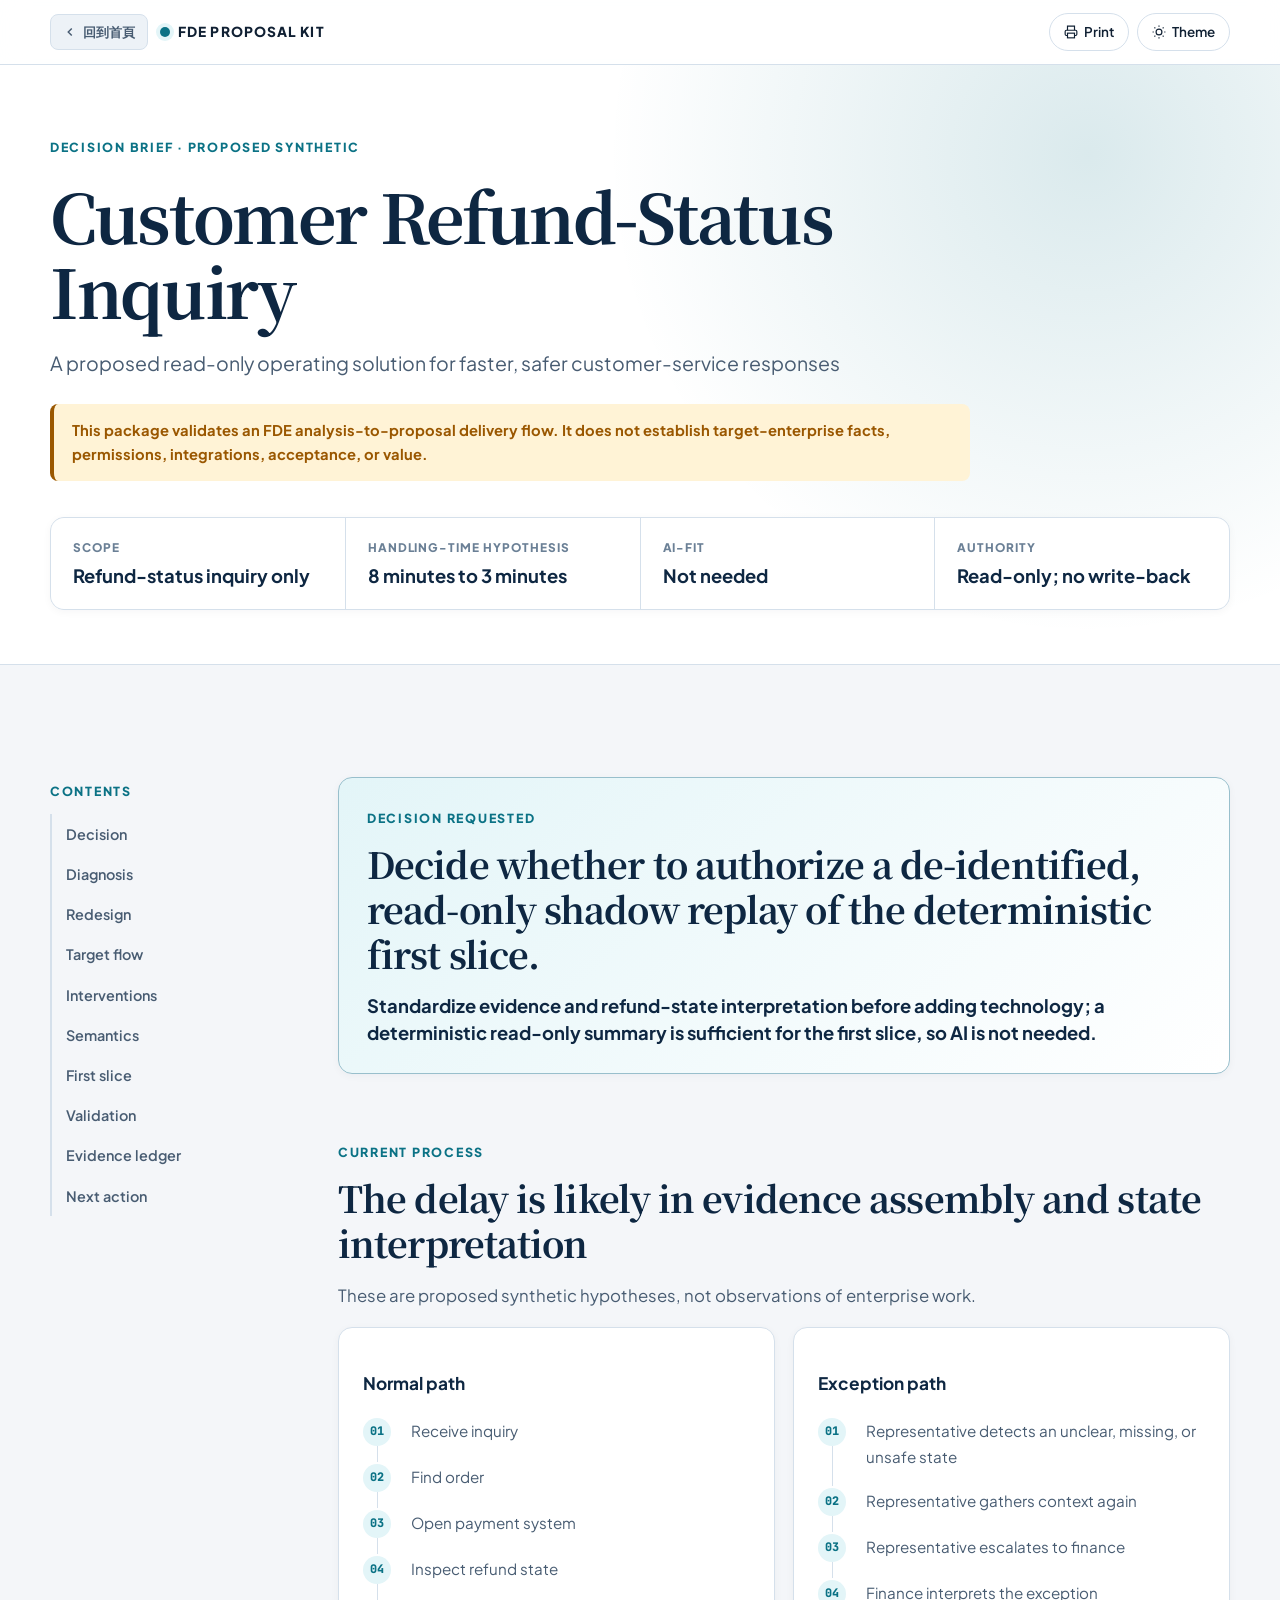
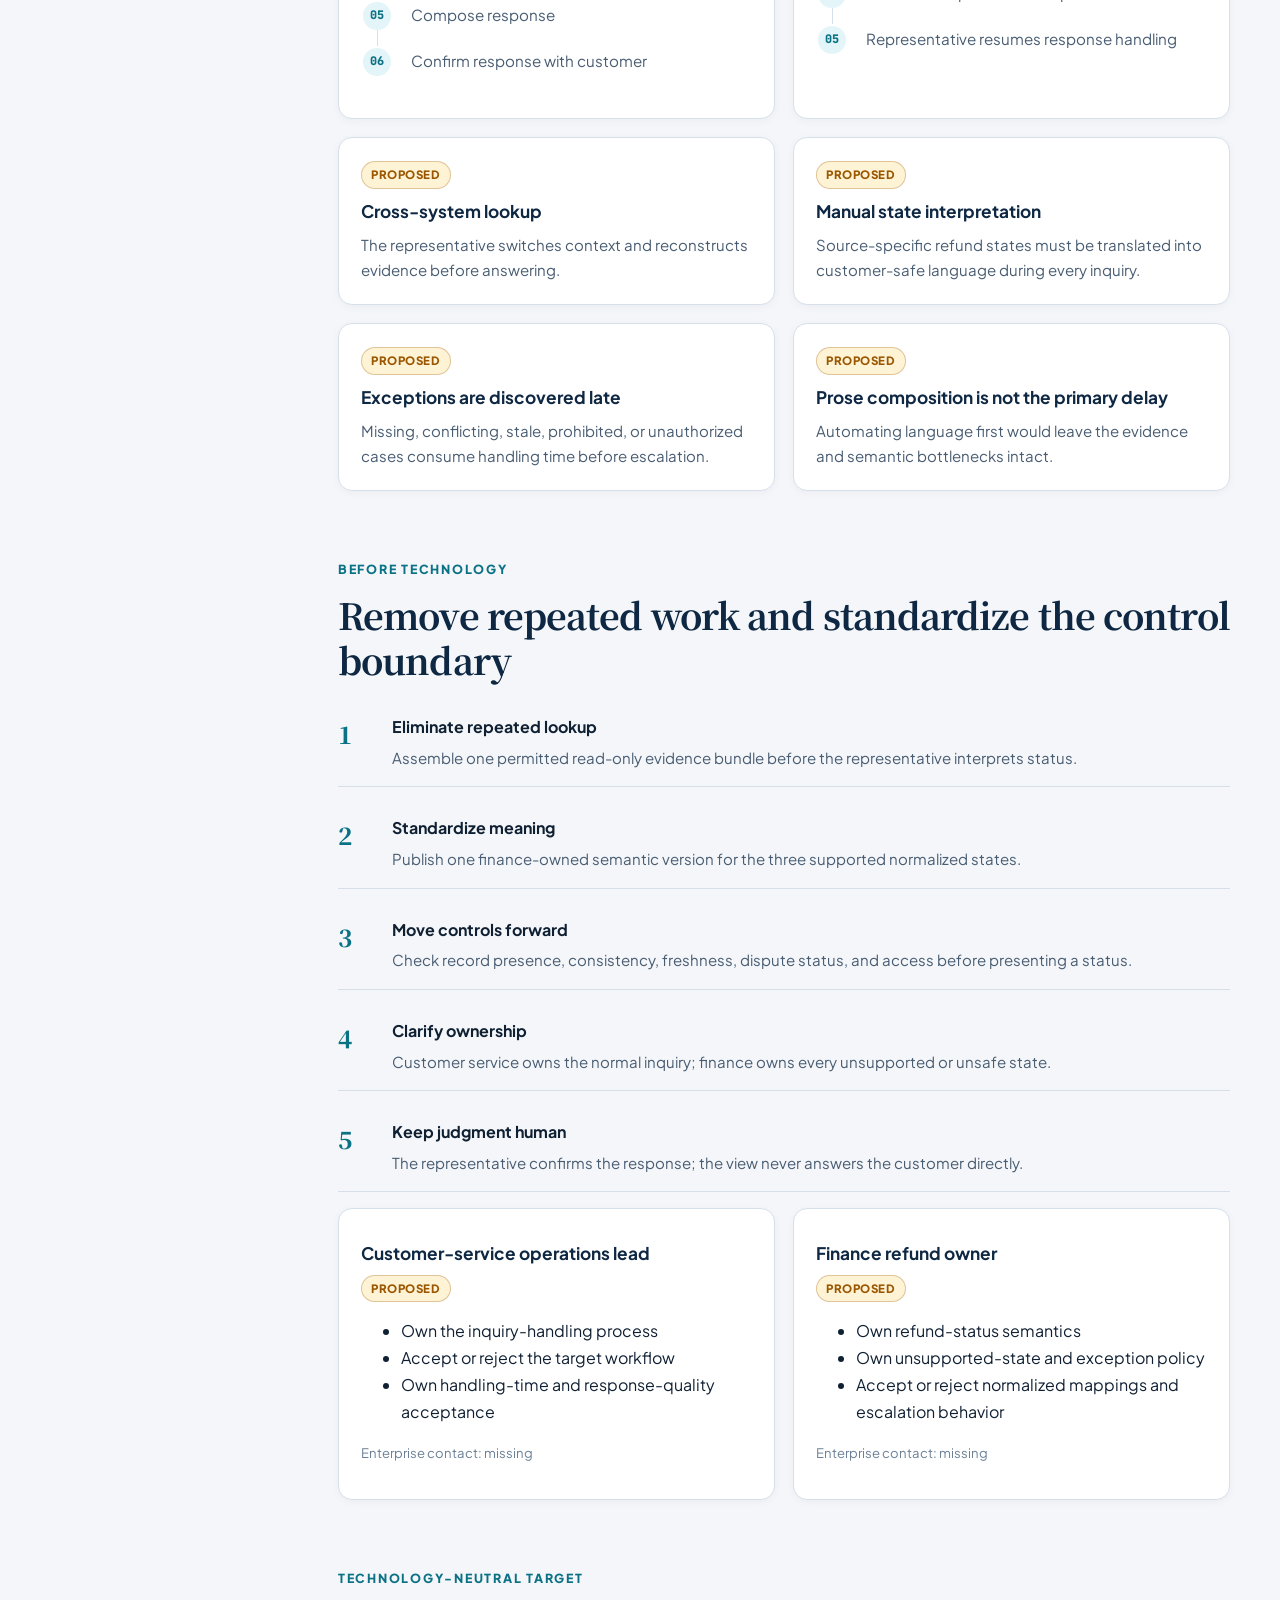
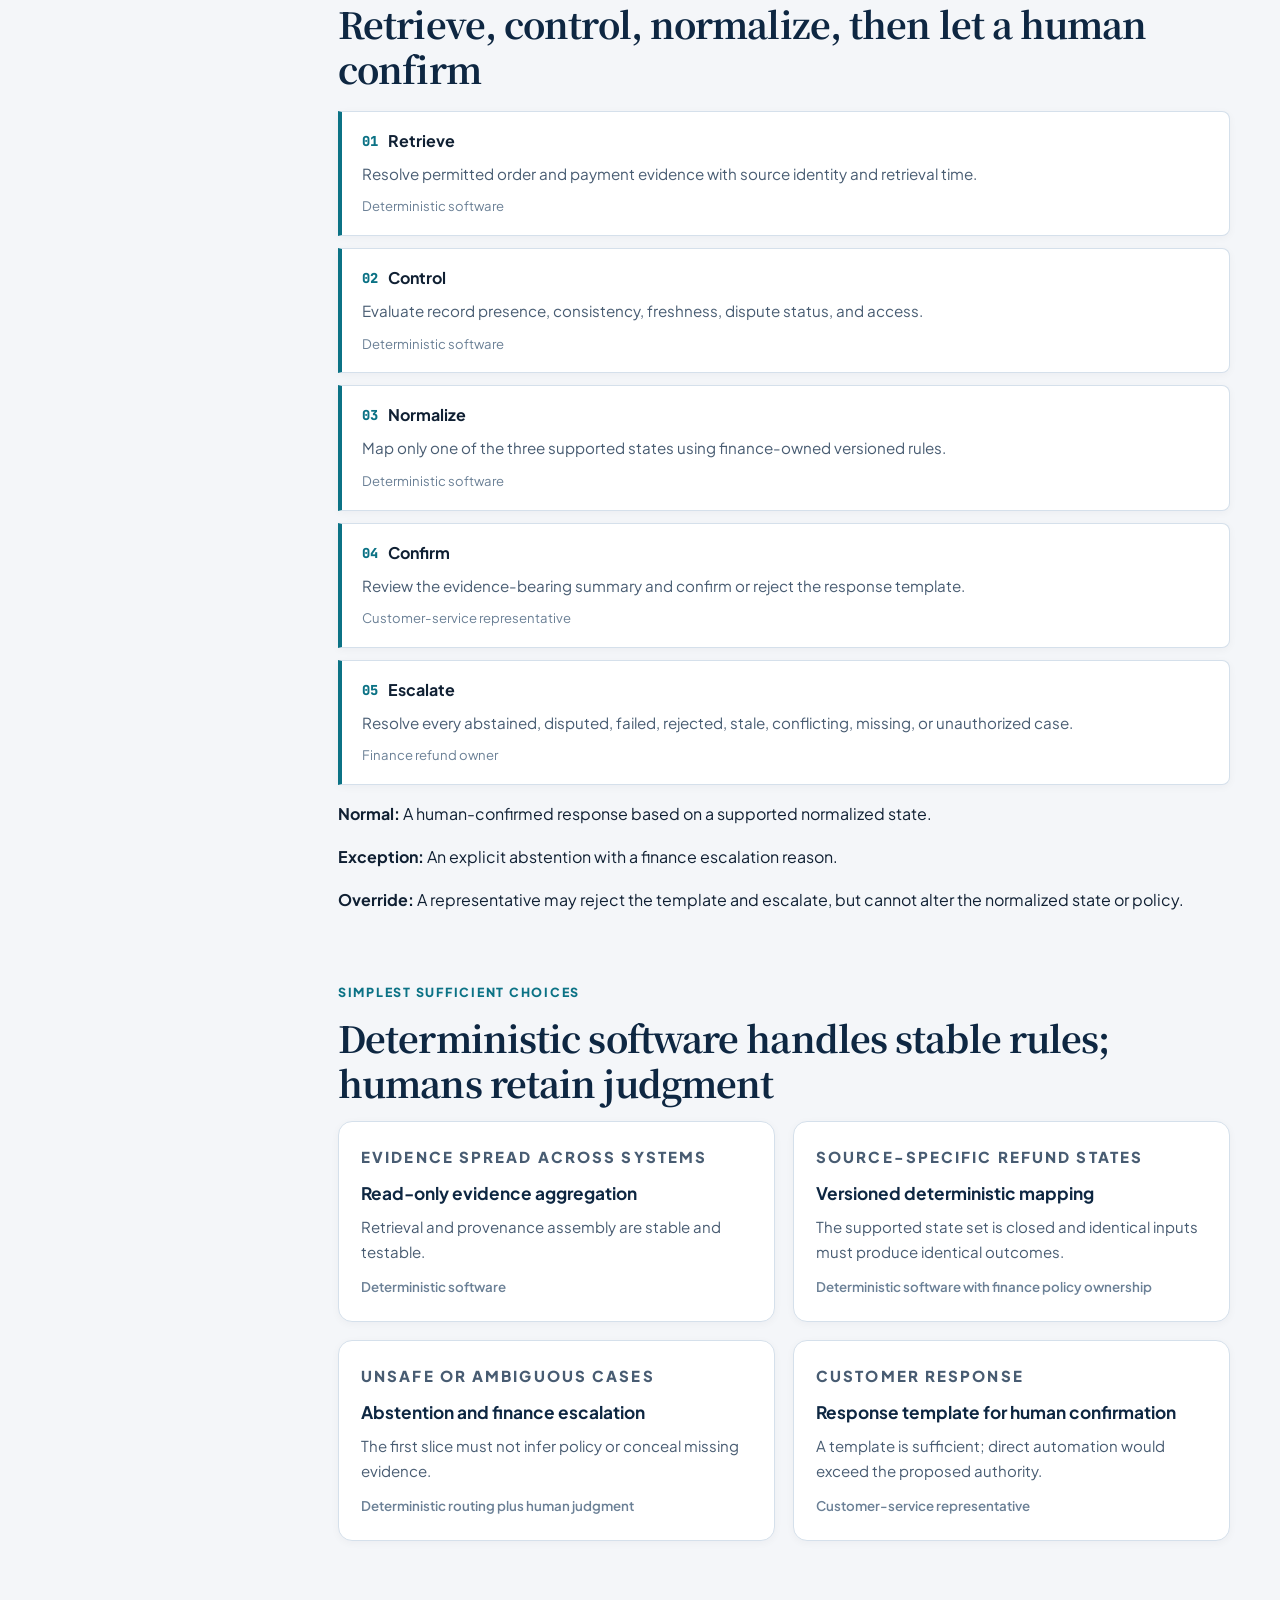
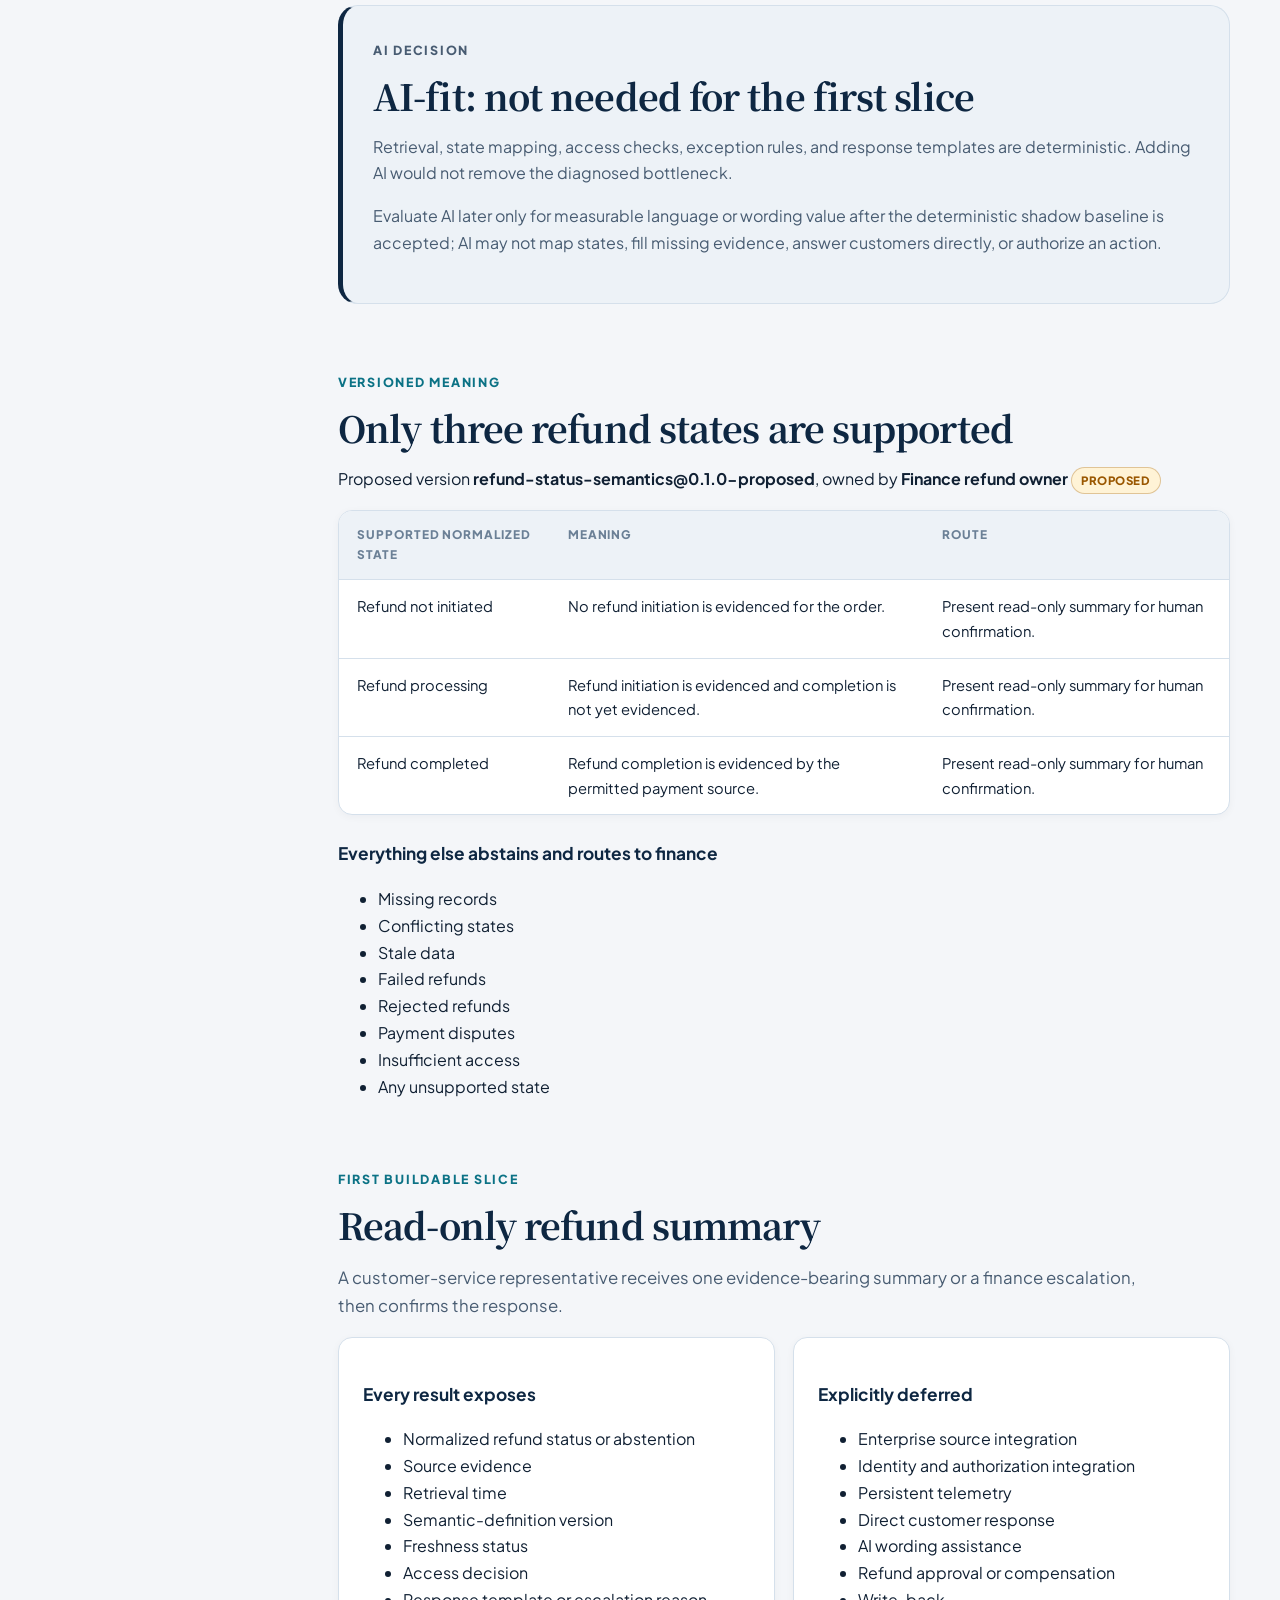
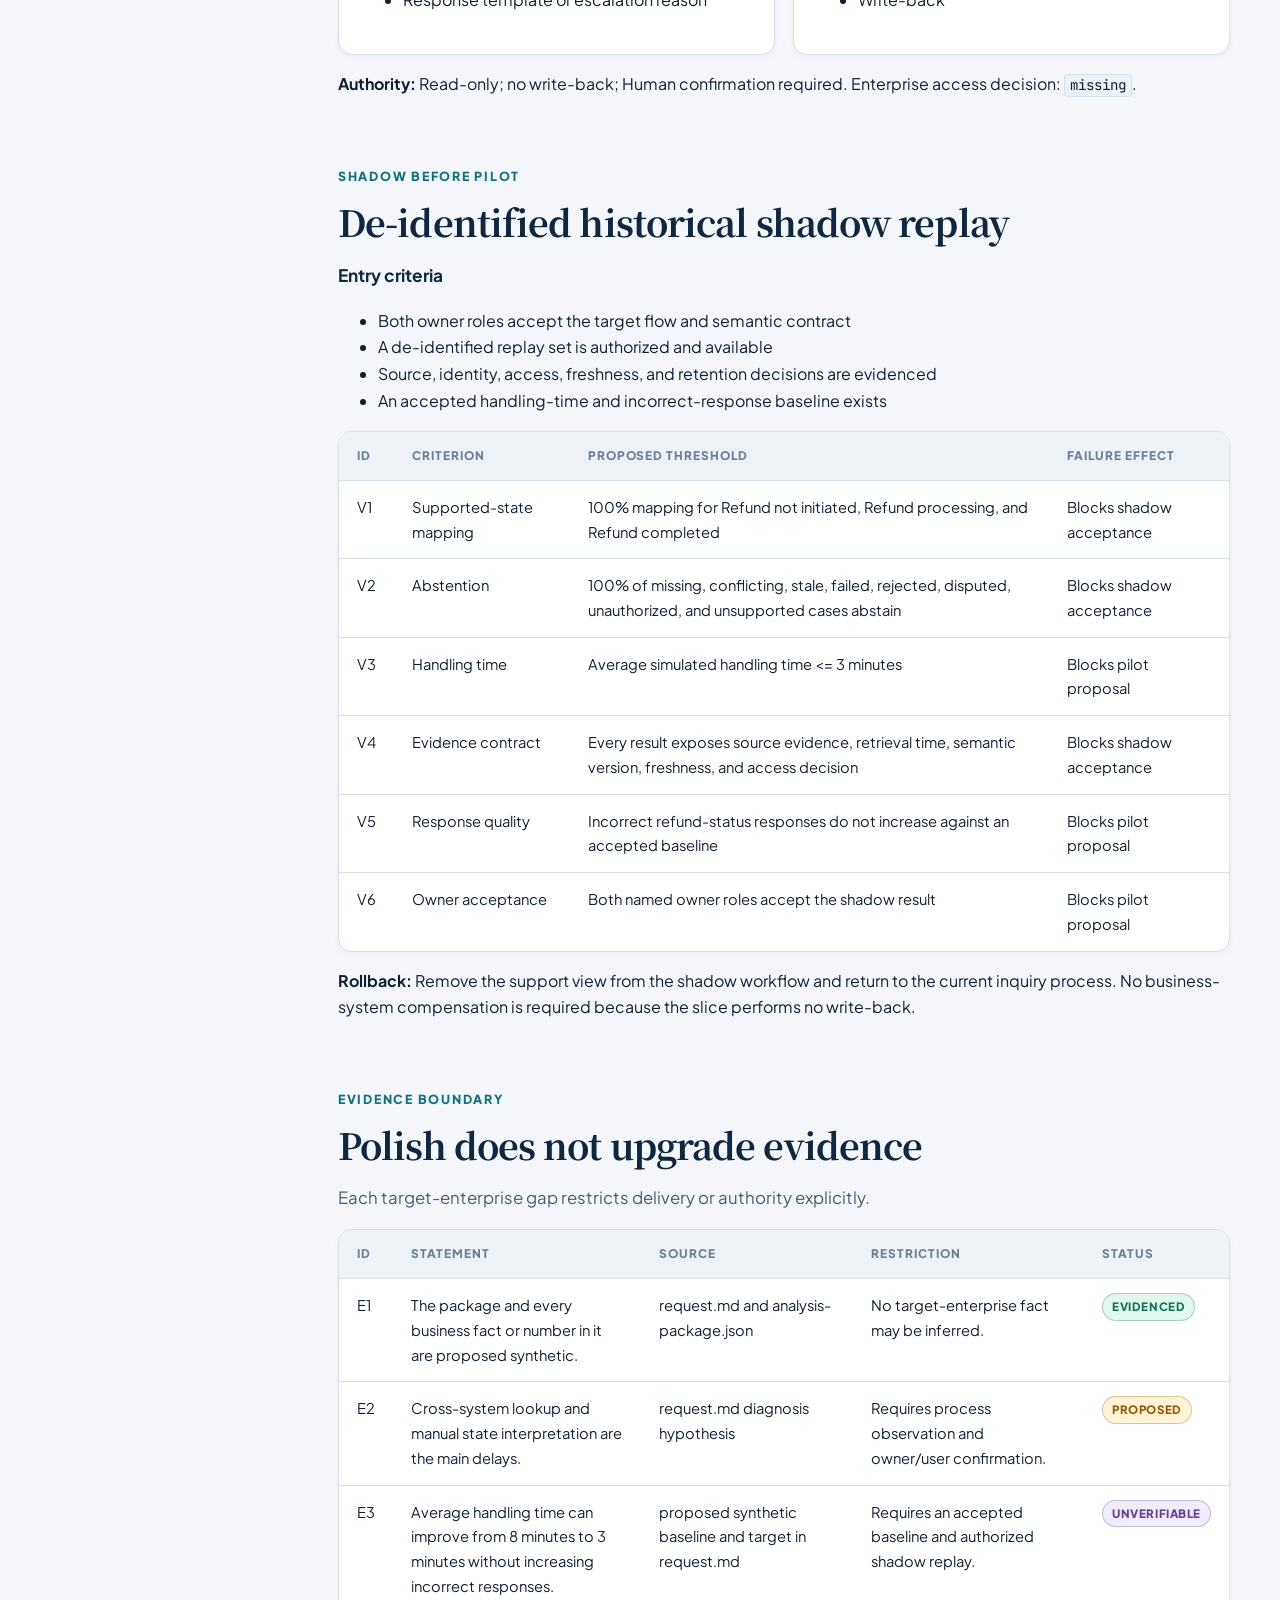
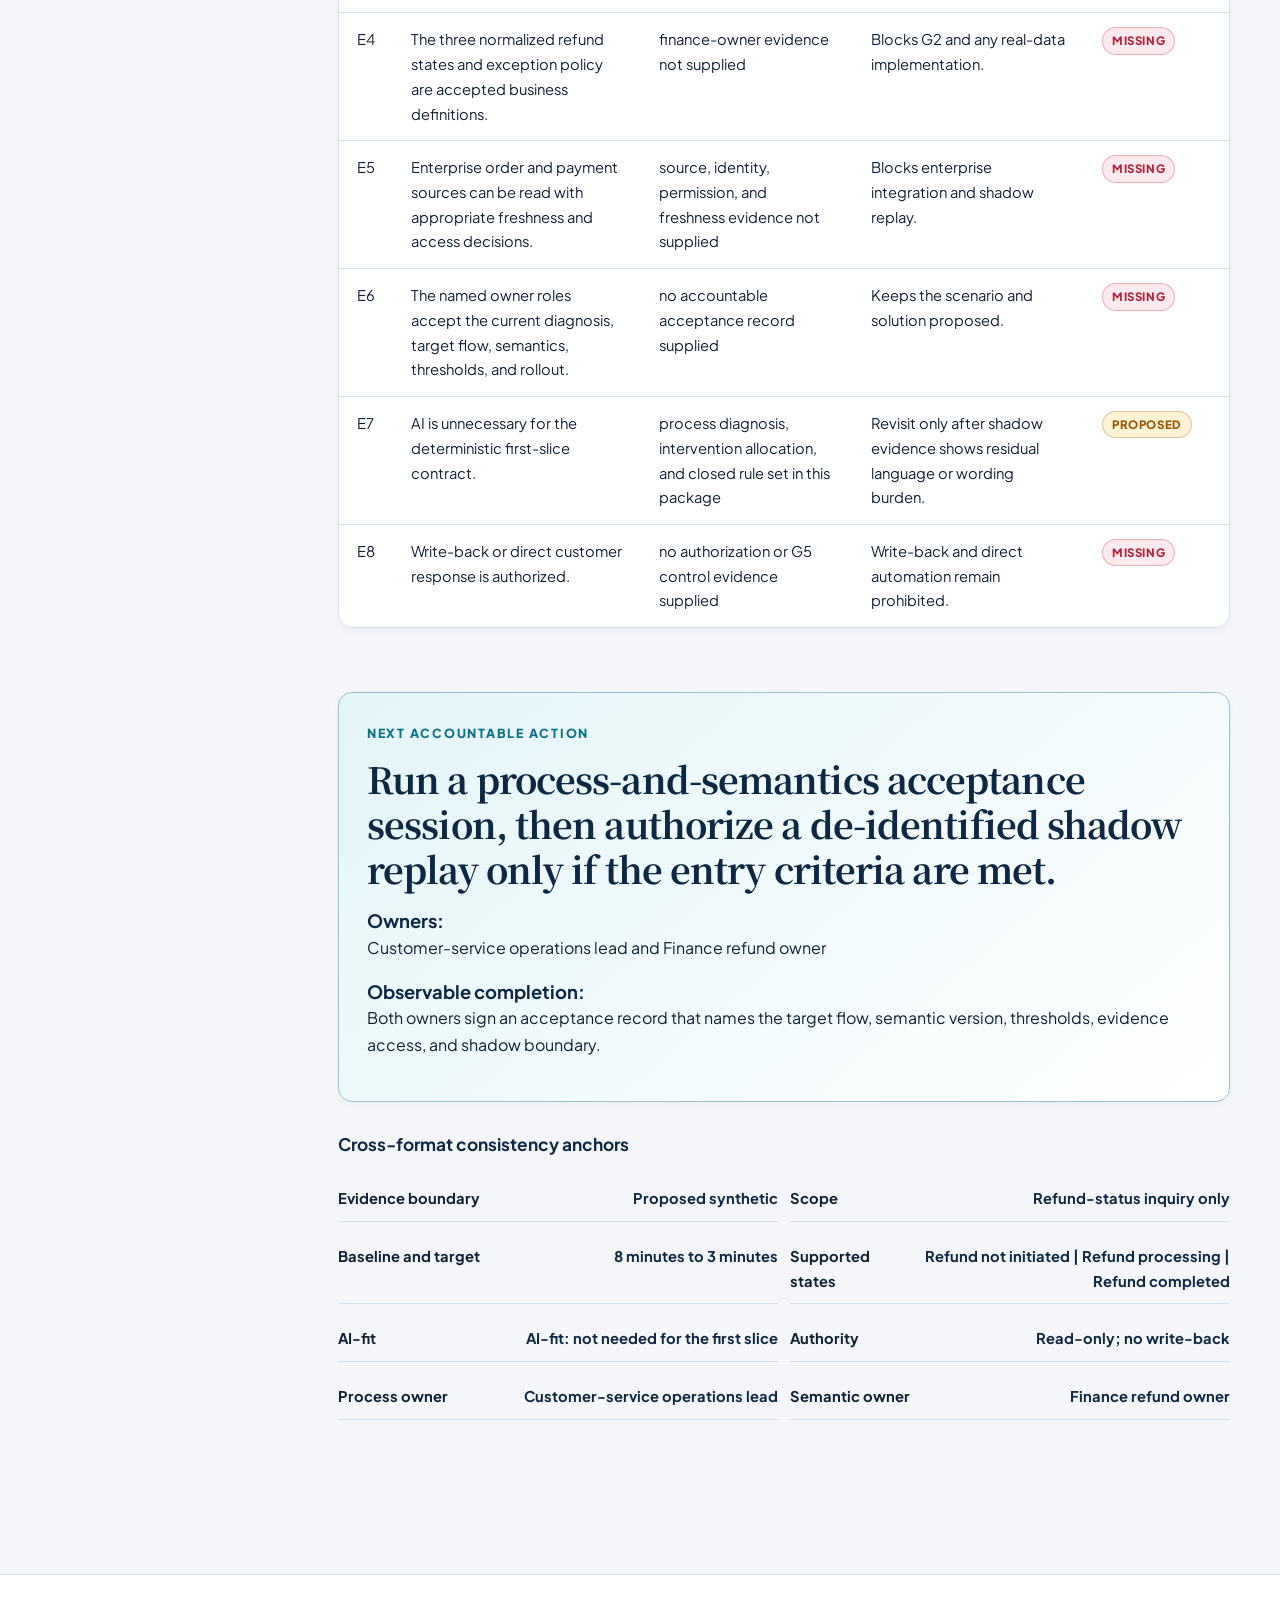
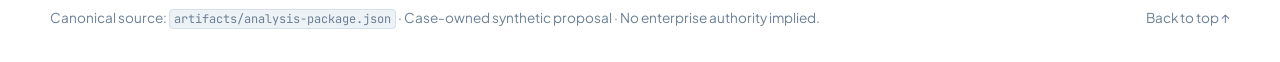
<file: examples/customer-refund-status-delivery-kit/index.html>
<!doctype html>
<html lang="en" data-theme="light">
<head>
  <meta charset="utf-8">
  <meta name="viewport" content="width=device-width, initial-scale=1">
  <meta name="description" content="Proposed synthetic FDE operating solution: Customer Refund-Status Inquiry.">
  <title>Customer Refund-Status Inquiry — FDE proposal</title>
  <link rel="preconnect" href="https://fonts.googleapis.com">
  <link rel="preconnect" href="https://fonts.gstatic.com" crossorigin>
  <link href="https://fonts.googleapis.com/css2?family=JetBrains+Mono:wght@400;600;700&family=Noto+Sans+TC:wght@400;500;600;700;800&family=Noto+Serif+TC:wght@500;700;900&family=Plus+Jakarta+Sans:wght@400;500;600;700;800&display=swap" rel="stylesheet">
  <style>
    :root {
      color-scheme: light;
      --page: #f4f6f9;
      --surface: #ffffff;
      --surface-subtle: #edf2f7;
      --ink: #102033;
      --ink-soft: #485c72;
      --muted: #6b8096;
      --line: #d5e0eb;
      --line-subtle: #e6edf5;
      --navy: #0e2742;
      --blue: #0b7285;
      --blue-soft: #e3f5f8;
      --green: #0d7857;
      --green-soft: #e2f7ed;
      --amber: #9a5700;
      --amber-soft: #fff3d6;
      --red: #b3253b;
      --red-soft: #ffebee;
      --purple: #623fa2;
      --purple-soft: #f1ecfa;
      --shadow-sm: 0 2px 8px rgba(16,32,51,.04);
      --shadow-md: 0 14px 34px rgba(16,32,51,.08);
      --radius-sm: 8px;
      --radius-md: 14px;
      --radius-lg: 20px;
      --sans: "Plus Jakarta Sans", -apple-system, BlinkMacSystemFont, "Segoe UI", sans-serif;
      --serif: "Noto Serif TC", Georgia, serif;
      --mono: "JetBrains Mono", ui-monospace, SFMono-Regular, monospace;
    }
    html[data-theme="dark"] {
      color-scheme: dark;
      --page: #08111d;
      --surface: #0e1e30;
      --surface-subtle: #14283f;
      --ink: #eef5fc;
      --ink-soft: #a5b9cc;
      --muted: #7890a8;
      --line: #22384f;
      --line-subtle: #182a3c;
      --navy: #eef5fc;
      --blue: #62d6eb;
      --blue-soft: #103848;
      --green: #63e2b4;
      --green-soft: #0e3b2e;
      --amber: #f8c96c;
      --amber-soft: #3d2d10;
      --red: #ff8ca3;
      --red-soft: #431b26;
      --purple: #c4adff;
      --purple-soft: #32254f;
      --shadow-sm: 0 2px 8px rgba(0,0,0,.2);
      --shadow-md: 0 16px 36px rgba(0,0,0,.35);
    }
    * { box-sizing: border-box; }
    html { scroll-behavior: smooth; }
    body {
      margin: 0;
      background: var(--page);
      color: var(--ink);
      font-family: var(--sans);
      line-height: 1.68;
      -webkit-font-smoothing: antialiased;
    }
    a { color: var(--blue); text-underline-offset: 3px; }
    button { font: inherit; }
    code {
      font-family: var(--mono);
      font-size: 0.88em;
      background: var(--surface-subtle);
      border: 1px solid var(--line);
      border-radius: 4px;
      padding: 0.1em 0.35em;
    }
    .topbar {
      position: sticky;
      top: 0;
      z-index: 30;
      border-bottom: 1px solid var(--line);
      background: color-mix(in srgb, var(--surface) 92%, transparent);
      backdrop-filter: blur(14px);
    }
    .topbar-inner {
      width: min(1180px, calc(100% - 36px));
      min-height: 64px;
      margin: auto;
      display: flex;
      align-items: center;
      justify-content: space-between;
      gap: 16px;
    }
    .brand-wrap {
      display: flex;
      align-items: center;
      gap: 12px;
    }
    .back-btn {
      display: inline-flex;
      align-items: center;
      gap: 6px;
      padding: 6px 12px;
      border-radius: var(--radius-sm);
      background: var(--surface-subtle);
      border: 1px solid var(--line);
      color: var(--ink-soft);
      font-size: 0.84rem;
      font-weight: 700;
      text-decoration: none;
      transition: all 0.15s ease;
    }
    .back-btn:hover {
      background: var(--blue-soft);
      color: var(--blue);
      border-color: var(--blue);
    }
    .brand {
      display: flex;
      gap: 8px;
      align-items: center;
      font-weight: 800;
      font-size: 0.86rem;
      color: var(--ink);
      text-decoration: none;
      letter-spacing: 0.08em;
      text-transform: uppercase;
    }
    .brand-mark {
      display: inline-block;
      width: 10px;
      height: 10px;
      border-radius: 50%;
      background: var(--blue);
      box-shadow: 0 0 0 4px var(--blue-soft);
    }
    .actions { display: flex; gap: 8px; align-items: center; }
    .actions button {
      border: 1px solid var(--line);
      border-radius: 999px;
      background: var(--surface);
      color: var(--ink);
      padding: 7px 14px;
      font-size: 0.84rem;
      font-weight: 600;
      cursor: pointer;
      display: inline-flex;
      align-items: center;
      gap: 6px;
      transition: all 0.15s ease;
    }
    .actions button:hover {
      border-color: var(--blue);
      color: var(--blue);
    }
    .hero {
      border-bottom: 1px solid var(--line);
      background: radial-gradient(circle at 85% 15%, color-mix(in srgb, var(--blue) 15%, transparent), transparent 30rem), var(--surface);
    }
    .hero-inner {
      width: min(1180px, calc(100% - 36px));
      margin: auto;
      padding: 68px 0 54px;
    }
    .eyebrow, .kicker {
      color: var(--blue);
      font-size: 0.78rem;
      font-weight: 800;
      letter-spacing: 0.14em;
      text-transform: uppercase;
      margin: 0 0 12px;
      display: inline-block;
    }
    h1 {
      max-width: 920px;
      margin: 8px 0 18px;
      color: var(--navy);
      font-family: var(--serif);
      font-size: clamp(2.4rem, 5.5vw, 4.2rem);
      line-height: 1.12;
      letter-spacing: -0.035em;
      font-weight: 700;
    }
    .lede {
      max-width: 820px;
      color: var(--ink-soft);
      font-size: clamp(1.05rem, 1.8vw, 1.22rem);
      line-height: 1.7;
      margin: 0;
    }
    .notice {
      max-width: 920px;
      margin-top: 24px;
      border-left: 4px solid var(--amber);
      border-radius: var(--radius-sm);
      background: var(--amber-soft);
      color: var(--amber);
      padding: 14px 18px;
      font-weight: 700;
      font-size: 0.92rem;
    }
    .metric-strip {
      display: grid;
      grid-template-columns: repeat(4, minmax(0, 1fr));
      gap: 1px;
      margin-top: 36px;
      border: 1px solid var(--line);
      border-radius: var(--radius-md);
      overflow: hidden;
      background: var(--line);
      box-shadow: var(--shadow-sm);
    }
    .metric {
      background: var(--surface);
      padding: 20px 22px;
      display: flex;
      flex-direction: column;
      justify-content: center;
    }
    .metric span {
      display: block;
      color: var(--muted);
      font-size: 0.74rem;
      font-weight: 800;
      text-transform: uppercase;
      letter-spacing: 0.08em;
      margin-bottom: 6px;
    }
    .metric strong {
      display: block;
      color: var(--navy);
      font-size: 1.15rem;
      line-height: 1.35;
    }
    .page {
      width: min(1180px, calc(100% - 36px));
      margin: auto;
      display: grid;
      grid-template-columns: 240px minmax(0, 1fr);
      gap: 48px;
      padding: 48px 0 90px;
    }
    nav {
      align-self: start;
      position: sticky;
      top: 88px;
    }
    nav a {
      display: block;
      border-left: 2px solid var(--line);
      padding: 8px 14px;
      color: var(--ink-soft);
      text-decoration: none;
      font-size: 0.9rem;
      font-weight: 600;
      transition: all 0.15s ease;
    }
    nav a:hover {
      border-color: var(--blue);
      color: var(--blue);
      transform: translateX(3px);
    }
    main { min-width: 0; }
    section { scroll-margin-top: 88px; margin-bottom: 64px; }
    h2 {
      margin: 0 0 16px;
      color: var(--navy);
      font-family: var(--serif);
      font-size: clamp(1.6rem, 3vw, 2.25rem);
      letter-spacing: -0.025em;
      line-height: 1.25;
      font-weight: 700;
    }
    h3 { color: var(--navy); font-size: 1.08rem; font-weight: 700; }
    .section-lead { max-width: 820px; color: var(--ink-soft); font-size: 1.05rem; line-height: 1.7; }
    .decision {
      border: 1px solid color-mix(in srgb, var(--blue) 30%, var(--line));
      border-radius: var(--radius-md);
      background: linear-gradient(140deg, var(--blue-soft), var(--surface));
      padding: 26px 28px;
      box-shadow: var(--shadow-sm);
    }
    .decision strong { display: block; margin-top: 12px; font-size: 1.15rem; color: var(--navy); line-height: 1.5; }
    .flow-grid { display: grid; grid-template-columns: 1fr 1fr; gap: 18px; }
    .flow-card {
      border: 1px solid var(--line);
      border-radius: var(--radius-md);
      background: var(--surface);
      padding: 24px;
      box-shadow: var(--shadow-sm);
    }
    .flow { list-style: none; margin: 20px 0 0; padding: 0; }
    .flow li {
      display: grid;
      grid-template-columns: 36px 1fr;
      gap: 12px;
      align-items: start;
      position: relative;
      padding: 0 0 18px;
      color: var(--ink-soft);
      font-size: 0.95rem;
    }
    .flow li:not(:last-child)::after {
      content: "";
      position: absolute;
      left: 14px;
      top: 28px;
      bottom: 2px;
      width: 1px;
      background: var(--line);
    }
    .flow li span {
      display: grid;
      place-items: center;
      width: 28px;
      height: 28px;
      border-radius: 50%;
      background: var(--blue-soft);
      color: var(--blue);
      font-family: var(--mono);
      font-size: 0.74rem;
      font-weight: 800;
    }
    .target-flow { list-style: none; margin: 20px 0 0; padding: 0; display: grid; gap: 12px; }
    .target-flow li {
      border-left: 4px solid var(--blue);
      border-radius: 0 var(--radius-sm) var(--radius-sm) 0;
      background: var(--surface);
      border: 1px solid var(--line);
      border-left-width: 4px;
      border-left-color: var(--blue);
      padding: 16px 20px;
      box-shadow: var(--shadow-sm);
    }
    .target-flow li div { display: flex; align-items: center; gap: 10px; }
    .target-flow li div span { color: var(--blue); font-family: var(--mono); font-weight: 800; font-size: 0.86rem; }
    .target-flow li p { margin: 6px 0; color: var(--ink-soft); font-size: 0.95rem; }
    .target-flow small, .muted { color: var(--muted); font-size: 0.82rem; }
    .card-grid { display: grid; grid-template-columns: repeat(2, minmax(0, 1fr)); gap: 18px; }
    .diagnosis-card, .card-grid > article, .interventions > article {
      border: 1px solid var(--line);
      border-radius: var(--radius-md);
      background: var(--surface);
      padding: 22px;
      box-shadow: var(--shadow-sm);
      transition: transform 0.15s ease, box-shadow 0.15s ease;
    }
    .diagnosis-card:hover, .card-grid > article:hover, .interventions > article:hover {
      transform: translateY(-2px);
      box-shadow: var(--shadow-md);
    }
    .diagnosis-card h3, .card-grid h3, .interventions h3 { margin: 8px 0 6px; }
    .diagnosis-card p, .interventions p { margin: 0; color: var(--ink-soft); font-size: 0.94rem; }
    .redesign { list-style: none; padding: 0; display: grid; gap: 12px; }
    .redesign li {
      display: grid;
      grid-template-columns: 40px 1fr;
      gap: 14px;
      border-bottom: 1px solid var(--line);
      padding: 16px 0;
    }
    .redesign li > span { color: var(--blue); font-family: var(--serif); font-size: 1.5rem; font-weight: 800; }
    .redesign p { margin: 4px 0 0; color: var(--ink-soft); font-size: 0.94rem; }
    .ai {
      border-radius: var(--radius-lg);
      background: var(--surface-subtle);
      border: 1px solid var(--line);
      border-left: 5px solid var(--navy);
      padding: 30px;
    }
    .ai h2 { color: var(--navy); }
    .ai p { max-width: 820px; color: var(--ink-soft); }
    .badge {
      display: inline-flex;
      border-radius: 999px;
      padding: 3px 9px;
      font-size: 0.72rem;
      font-weight: 800;
      letter-spacing: 0.05em;
      text-transform: uppercase;
    }
    .badge.evidenced { background: var(--green-soft); color: var(--green); border: 1px solid color-mix(in srgb, var(--green) 30%, transparent); }
    .badge.proposed { background: var(--amber-soft); color: var(--amber); border: 1px solid color-mix(in srgb, var(--amber) 30%, transparent); }
    .badge.missing { background: var(--red-soft); color: var(--red); border: 1px solid color-mix(in srgb, var(--red) 30%, transparent); }
    .badge.unverifiable { background: var(--purple-soft); color: var(--purple); border: 1px solid color-mix(in srgb, var(--purple) 30%, transparent); }
    .table-wrap { overflow-x: auto; border: 1px solid var(--line); border-radius: var(--radius-md); background: var(--surface); box-shadow: var(--shadow-sm); }
    table { width: 100%; border-collapse: collapse; font-size: 0.92rem; }
    th, td { padding: 14px 18px; border-bottom: 1px solid var(--line); text-align: left; vertical-align: top; }
    th { color: var(--muted); font-size: 0.74rem; font-weight: 800; letter-spacing: 0.08em; text-transform: uppercase; background: var(--surface-subtle); }
    tr:last-child td { border-bottom: 0; }
    .interventions { display: grid; grid-template-columns: repeat(2, minmax(0, 1fr)); gap: 18px; }
    .interventions small { display: block; margin-top: 12px; color: var(--muted); font-weight: 600; }
    .anchor-list { list-style: none; padding: 0; display: grid; grid-template-columns: repeat(2, minmax(0, 1fr)); gap: 12px; }
    .anchor-list li { display: flex; justify-content: space-between; gap: 18px; border-bottom: 1px solid var(--line); padding: 10px 0; font-size: 0.92rem; }
    .anchor-list span { text-align: right; font-weight: 700; color: var(--navy); }
    footer { border-top: 1px solid var(--line); background: var(--surface); }
    footer > div {
      width: min(1180px, calc(100% - 36px));
      margin: auto;
      padding: 32px 0;
      color: var(--muted);
      font-size: 0.85rem;
      display: flex;
      justify-content: space-between;
      align-items: center;
    }
    @media (max-width: 900px) {
      .page { grid-template-columns: 1fr; }
      nav { display: none; }
      .metric-strip, .flow-grid, .card-grid, .interventions, .anchor-list { grid-template-columns: 1fr 1fr; }
    }
    @media (max-width: 620px) {
      .metric-strip, .flow-grid, .card-grid, .interventions, .anchor-list { grid-template-columns: 1fr; }
      h1 { font-size: 2.2rem; }
      .anchor-list li { display: block; }
      .anchor-list span { display: block; margin-top: 4px; text-align: left; }
      .actions button:first-child { display: none; }
      footer > div { flex-direction: column; gap: 12px; text-align: center; }
    }
    @media print {
      .topbar, nav { display: none!important; }
      body { background: #fff; }
      .page { display: block; width: auto; padding: 24px 0; }
      .hero-inner, main, footer > div { width: auto; margin: 0 34px; }
      section { break-inside: avoid; }
    }
  </style>
</head>
<body>
  <header class="topbar">
    <div class="topbar-inner">
      <div class="brand-wrap">
        <a class="back-btn" href="../../index.html">
          <svg width="14" height="14" viewBox="0 0 24 24" fill="none" stroke="currentColor" stroke-width="2.5"><polyline points="15 18 9 12 15 6"/></svg>
          回到首頁
        </a>
        <a class="brand" href="#top"><span class="brand-mark" aria-hidden="true"></span>FDE Proposal Kit</a>
      </div>
      <div class="actions">
        <button type="button" onclick="window.print()">
          <svg width="14" height="14" viewBox="0 0 24 24" fill="none" stroke="currentColor" stroke-width="2"><polyline points="6 9 6 2 18 2 18 9"/><path d="M6 18H4a2 2 0 0 1-2-2v-5a2 2 0 0 1 2-2h16a2 2 0 0 1 2 2v5a2 2 0 0 1-2 2h-2"/><rect x="6" y="14" width="12" height="8"/></svg>
          Print
        </button>
        <button id="theme" type="button" aria-label="Toggle theme">
          <svg width="14" height="14" viewBox="0 0 24 24" fill="none" stroke="currentColor" stroke-width="2"><circle cx="12" cy="12" r="5"/><line x1="12" y1="1" x2="12" y2="3"/><line x1="12" y1="21" x2="12" y2="23"/><line x1="4.22" y1="4.22" x2="5.64" y2="5.64"/><line x1="18.36" y1="18.36" x2="19.78" y2="19.78"/><line x1="1" y1="12" x2="3" y2="12"/><line x1="21" y1="12" x2="23" y2="12"/><line x1="4.22" y1="19.78" x2="5.64" y2="18.36"/><line x1="18.36" y1="5.64" x2="19.78" y2="4.22"/></svg>
          Theme
        </button>
      </div>
    </div>
  </header>

  <section class="hero" id="top">
    <div class="hero-inner">
      <p class="eyebrow">Decision brief · Proposed synthetic</p>
      <h1>Customer Refund-Status Inquiry</h1>
      <p class="lede">A proposed read-only operating solution for faster, safer customer-service responses</p>
      <div class="notice">This package validates an FDE analysis-to-proposal delivery flow. It does not establish target-enterprise facts, permissions, integrations, acceptance, or value.</div>
      <div class="metric-strip">
        <div class="metric"><span>Scope</span><strong>Refund-status inquiry only</strong></div>
        <div class="metric"><span>Handling-time hypothesis</span><strong>8 minutes to 3 minutes</strong></div>
        <div class="metric"><span>AI-fit</span><strong>Not needed</strong></div>
        <div class="metric"><span>Authority</span><strong>Read-only; no write-back</strong></div>
      </div>
    </div>
  </section>

  <div class="page">
    <nav aria-label="Proposal sections">
      <p class="kicker">Contents</p>
      <a href="#decision">Decision</a>
      <a href="#diagnosis">Diagnosis</a>
      <a href="#redesign">Redesign</a>
      <a href="#target">Target flow</a>
      <a href="#intervention">Interventions</a>
      <a href="#semantics">Semantics</a>
      <a href="#slice">First slice</a>
      <a href="#validation">Validation</a>
      <a href="#ledger">Evidence ledger</a>
      <a href="#next">Next action</a>
    </nav>
    <main>
      <section id="decision">
        <div class="decision">
          <p class="kicker">Decision requested</p>
          <h2>Decide whether to authorize a de-identified, read-only shadow replay of the deterministic first slice.</h2>
          <strong>Standardize evidence and refund-state interpretation before adding technology; a deterministic read-only summary is sufficient for the first slice, so AI is not needed.</strong>
        </div>
      </section>

      <section id="diagnosis">
        <p class="kicker">Current process</p>
        <h2>The delay is likely in evidence assembly and state interpretation</h2>
        <p class="section-lead">These are proposed synthetic hypotheses, not observations of enterprise work.</p>
        <div class="flow-grid">
          <article class="flow-card">
            <h3>Normal path</h3>
            <ol class="flow">
              <li><span>01</span>Receive inquiry</li>
              <li><span>02</span>Find order</li>
              <li><span>03</span>Open payment system</li>
              <li><span>04</span>Inspect refund state</li>
              <li><span>05</span>Compose response</li>
              <li><span>06</span>Confirm response with customer</li>
            </ol>
          </article>
          <article class="flow-card">
            <h3>Exception path</h3>
            <ol class="flow">
              <li><span>01</span>Representative detects an unclear, missing, or unsafe state</li>
              <li><span>02</span>Representative gathers context again</li>
              <li><span>03</span>Representative escalates to finance</li>
              <li><span>04</span>Finance interprets the exception</li>
              <li><span>05</span>Representative resumes response handling</li>
            </ol>
          </article>
        </div>
        <div class="card-grid" style="margin-top:18px">
          <article class="diagnosis-card">
            <div><span class="badge proposed">proposed</span></div>
            <h3>Cross-system lookup</h3>
            <p>The representative switches context and reconstructs evidence before answering.</p>
          </article>
          <article class="diagnosis-card">
            <div><span class="badge proposed">proposed</span></div>
            <h3>Manual state interpretation</h3>
            <p>Source-specific refund states must be translated into customer-safe language during every inquiry.</p>
          </article>
          <article class="diagnosis-card">
            <div><span class="badge proposed">proposed</span></div>
            <h3>Exceptions are discovered late</h3>
            <p>Missing, conflicting, stale, prohibited, or unauthorized cases consume handling time before escalation.</p>
          </article>
          <article class="diagnosis-card">
            <div><span class="badge proposed">proposed</span></div>
            <h3>Prose composition is not the primary delay</h3>
            <p>Automating language first would leave the evidence and semantic bottlenecks intact.</p>
          </article>
        </div>
      </section>

      <section id="redesign">
        <p class="kicker">Before technology</p>
        <h2>Remove repeated work and standardize the control boundary</h2>
        <ol class="redesign">
          <li><span>1</span><div><strong>Eliminate repeated lookup</strong><p>Assemble one permitted read-only evidence bundle before the representative interprets status.</p></div></li>
          <li><span>2</span><div><strong>Standardize meaning</strong><p>Publish one finance-owned semantic version for the three supported normalized states.</p></div></li>
          <li><span>3</span><div><strong>Move controls forward</strong><p>Check record presence, consistency, freshness, dispute status, and access before presenting a status.</p></div></li>
          <li><span>4</span><div><strong>Clarify ownership</strong><p>Customer service owns the normal inquiry; finance owns every unsupported or unsafe state.</p></div></li>
          <li><span>5</span><div><strong>Keep judgment human</strong><p>The representative confirms the response; the view never answers the customer directly.</p></div></li>
        </ol>
        <div class="card-grid">
          <article>
            <h3>Customer-service operations lead</h3>
            <span class="badge proposed">proposed</span>
            <ul>
              <li>Own the inquiry-handling process</li>
              <li>Accept or reject the target workflow</li>
              <li>Own handling-time and response-quality acceptance</li>
            </ul>
            <p class="muted">Enterprise contact: missing</p>
          </article>
          <article>
            <h3>Finance refund owner</h3>
            <span class="badge proposed">proposed</span>
            <ul>
              <li>Own refund-status semantics</li>
              <li>Own unsupported-state and exception policy</li>
              <li>Accept or reject normalized mappings and escalation behavior</li>
            </ul>
            <p class="muted">Enterprise contact: missing</p>
          </article>
        </div>
      </section>

      <section id="target">
        <p class="kicker">Technology-neutral target</p>
        <h2>Retrieve, control, normalize, then let a human confirm</h2>
        <ol class="target-flow">
          <li><div><span>01</span><strong>Retrieve</strong></div><p>Resolve permitted order and payment evidence with source identity and retrieval time.</p><small>Deterministic software</small></li>
          <li><div><span>02</span><strong>Control</strong></div><p>Evaluate record presence, consistency, freshness, dispute status, and access.</p><small>Deterministic software</small></li>
          <li><div><span>03</span><strong>Normalize</strong></div><p>Map only one of the three supported states using finance-owned versioned rules.</p><small>Deterministic software</small></li>
          <li><div><span>04</span><strong>Confirm</strong></div><p>Review the evidence-bearing summary and confirm or reject the response template.</p><small>Customer-service representative</small></li>
          <li><div><span>05</span><strong>Escalate</strong></div><p>Resolve every abstained, disputed, failed, rejected, stale, conflicting, missing, or unauthorized case.</p><small>Finance refund owner</small></li>
        </ol>
        <p><strong>Normal:</strong> A human-confirmed response based on a supported normalized state.</p>
        <p><strong>Exception:</strong> An explicit abstention with a finance escalation reason.</p>
        <p><strong>Override:</strong> A representative may reject the template and escalate, but cannot alter the normalized state or policy.</p>
      </section>

      <section id="intervention">
        <p class="kicker">Simplest sufficient choices</p>
        <h2>Deterministic software handles stable rules; humans retain judgment</h2>
        <div class="interventions">
          <article>
            <p class="kicker">Evidence spread across systems</p>
            <h3>Read-only evidence aggregation</h3>
            <p>Retrieval and provenance assembly are stable and testable.</p>
            <small>Deterministic software</small>
          </article>
          <article>
            <p class="kicker">Source-specific refund states</p>
            <h3>Versioned deterministic mapping</h3>
            <p>The supported state set is closed and identical inputs must produce identical outcomes.</p>
            <small>Deterministic software with finance policy ownership</small>
          </article>
          <article>
            <p class="kicker">Unsafe or ambiguous cases</p>
            <h3>Abstention and finance escalation</h3>
            <p>The first slice must not infer policy or conceal missing evidence.</p>
            <small>Deterministic routing plus human judgment</small>
          </article>
          <article>
            <p class="kicker">Customer response</p>
            <h3>Response template for human confirmation</h3>
            <p>A template is sufficient; direct automation would exceed the proposed authority.</p>
            <small>Customer-service representative</small>
          </article>
        </div>
      </section>

      <section class="ai">
        <p class="kicker">AI decision</p>
        <h2>AI-fit: not needed for the first slice</h2>
        <p>Retrieval, state mapping, access checks, exception rules, and response templates are deterministic. Adding AI would not remove the diagnosed bottleneck.</p>
        <p>Evaluate AI later only for measurable language or wording value after the deterministic shadow baseline is accepted; AI may not map states, fill missing evidence, answer customers directly, or authorize an action.</p>
      </section>

      <section id="semantics">
        <p class="kicker">Versioned meaning</p>
        <h2>Only three refund states are supported</h2>
        <p>Proposed version <strong>refund-status-semantics@0.1.0-proposed</strong>, owned by <strong>Finance refund owner</strong> <span class="badge proposed">proposed</span></p>
        <div class="table-wrap">
          <table>
            <thead>
              <tr><th scope="col">Supported normalized state</th><th scope="col">Meaning</th><th scope="col">Route</th></tr>
            </thead>
            <tbody>
              <tr><td>Refund not initiated</td><td>No refund initiation is evidenced for the order.</td><td>Present read-only summary for human confirmation.</td></tr>
              <tr><td>Refund processing</td><td>Refund initiation is evidenced and completion is not yet evidenced.</td><td>Present read-only summary for human confirmation.</td></tr>
              <tr><td>Refund completed</td><td>Refund completion is evidenced by the permitted payment source.</td><td>Present read-only summary for human confirmation.</td></tr>
            </tbody>
          </table>
        </div>
        <h3 style="margin-top:24px;">Everything else abstains and routes to finance</h3>
        <ul>
          <li>Missing records</li>
          <li>Conflicting states</li>
          <li>Stale data</li>
          <li>Failed refunds</li>
          <li>Rejected refunds</li>
          <li>Payment disputes</li>
          <li>Insufficient access</li>
          <li>Any unsupported state</li>
        </ul>
      </section>

      <section id="slice">
        <p class="kicker">First buildable slice</p>
        <h2>Read-only refund summary</h2>
        <p class="section-lead">A customer-service representative receives one evidence-bearing summary or a finance escalation, then confirms the response.</p>
        <div class="flow-grid">
          <article class="flow-card">
            <h3>Every result exposes</h3>
            <ul>
              <li>Normalized refund status or abstention</li>
              <li>Source evidence</li>
              <li>Retrieval time</li>
              <li>Semantic-definition version</li>
              <li>Freshness status</li>
              <li>Access decision</li>
              <li>Response template or escalation reason</li>
            </ul>
          </article>
          <article class="flow-card">
            <h3>Explicitly deferred</h3>
            <ul>
              <li>Enterprise source integration</li>
              <li>Identity and authorization integration</li>
              <li>Persistent telemetry</li>
              <li>Direct customer response</li>
              <li>AI wording assistance</li>
              <li>Refund approval or compensation</li>
              <li>Write-back</li>
            </ul>
          </article>
        </div>
        <p style="margin-top:16px;"><strong>Authority:</strong> Read-only; no write-back; Human confirmation required. Enterprise access decision: <code>missing</code>.</p>
      </section>

      <section id="validation">
        <p class="kicker">Shadow before pilot</p>
        <h2>De-identified historical shadow replay</h2>
        <h3>Entry criteria</h3>
        <ul>
          <li>Both owner roles accept the target flow and semantic contract</li>
          <li>A de-identified replay set is authorized and available</li>
          <li>Source, identity, access, freshness, and retention decisions are evidenced</li>
          <li>An accepted handling-time and incorrect-response baseline exists</li>
        </ul>
        <div class="table-wrap">
          <table>
            <thead>
              <tr><th scope="col">ID</th><th scope="col">Criterion</th><th scope="col">Proposed threshold</th><th scope="col">Failure effect</th></tr>
            </thead>
            <tbody>
              <tr><td>V1</td><td>Supported-state mapping</td><td>100% mapping for Refund not initiated, Refund processing, and Refund completed</td><td>Blocks shadow acceptance</td></tr>
              <tr><td>V2</td><td>Abstention</td><td>100% of missing, conflicting, stale, failed, rejected, disputed, unauthorized, and unsupported cases abstain</td><td>Blocks shadow acceptance</td></tr>
              <tr><td>V3</td><td>Handling time</td><td>Average simulated handling time &lt;= 3 minutes</td><td>Blocks pilot proposal</td></tr>
              <tr><td>V4</td><td>Evidence contract</td><td>Every result exposes source evidence, retrieval time, semantic version, freshness, and access decision</td><td>Blocks shadow acceptance</td></tr>
              <tr><td>V5</td><td>Response quality</td><td>Incorrect refund-status responses do not increase against an accepted baseline</td><td>Blocks pilot proposal</td></tr>
              <tr><td>V6</td><td>Owner acceptance</td><td>Both named owner roles accept the shadow result</td><td>Blocks pilot proposal</td></tr>
            </tbody>
          </table>
        </div>
        <p style="margin-top:16px;"><strong>Rollback:</strong> Remove the support view from the shadow workflow and return to the current inquiry process. No business-system compensation is required because the slice performs no write-back.</p>
      </section>

      <section id="ledger">
        <p class="kicker">Evidence boundary</p>
        <h2>Polish does not upgrade evidence</h2>
        <p class="section-lead">Each target-enterprise gap restricts delivery or authority explicitly.</p>
        <div class="table-wrap">
          <table>
            <thead>
              <tr><th scope="col">ID</th><th scope="col">Statement</th><th scope="col">Source</th><th scope="col">Restriction</th><th scope="col">Status</th></tr>
            </thead>
            <tbody>
              <tr><td>E1</td><td>The package and every business fact or number in it are proposed synthetic.</td><td>request.md and analysis-package.json</td><td>No target-enterprise fact may be inferred.</td><td><span class="badge evidenced">evidenced</span></td></tr>
              <tr><td>E2</td><td>Cross-system lookup and manual state interpretation are the main delays.</td><td>request.md diagnosis hypothesis</td><td>Requires process observation and owner/user confirmation.</td><td><span class="badge proposed">proposed</span></td></tr>
              <tr><td>E3</td><td>Average handling time can improve from 8 minutes to 3 minutes without increasing incorrect responses.</td><td>proposed synthetic baseline and target in request.md</td><td>Requires an accepted baseline and authorized shadow replay.</td><td><span class="badge unverifiable">unverifiable</span></td></tr>
              <tr><td>E4</td><td>The three normalized refund states and exception policy are accepted business definitions.</td><td>finance-owner evidence not supplied</td><td>Blocks G2 and any real-data implementation.</td><td><span class="badge missing">missing</span></td></tr>
              <tr><td>E5</td><td>Enterprise order and payment sources can be read with appropriate freshness and access decisions.</td><td>source, identity, permission, and freshness evidence not supplied</td><td>Blocks enterprise integration and shadow replay.</td><td><span class="badge missing">missing</span></td></tr>
              <tr><td>E6</td><td>The named owner roles accept the current diagnosis, target flow, semantics, thresholds, and rollout.</td><td>no accountable acceptance record supplied</td><td>Keeps the scenario and solution proposed.</td><td><span class="badge missing">missing</span></td></tr>
              <tr><td>E7</td><td>AI is unnecessary for the deterministic first-slice contract.</td><td>process diagnosis, intervention allocation, and closed rule set in this package</td><td>Revisit only after shadow evidence shows residual language or wording burden.</td><td><span class="badge proposed">proposed</span></td></tr>
              <tr><td>E8</td><td>Write-back or direct customer response is authorized.</td><td>no authorization or G5 control evidence supplied</td><td>Write-back and direct automation remain prohibited.</td><td><span class="badge missing">missing</span></td></tr>
            </tbody>
          </table>
        </div>
      </section>

      <section id="next">
        <div class="decision">
          <p class="kicker">Next accountable action</p>
          <h2>Run a process-and-semantics acceptance session, then authorize a de-identified shadow replay only if the entry criteria are met.</h2>
          <p><strong>Owners:</strong> Customer-service operations lead and Finance refund owner</p>
          <p><strong>Observable completion:</strong> Both owners sign an acceptance record that names the target flow, semantic version, thresholds, evidence access, and shadow boundary.</p>
        </div>
        <h3 style="margin-top:28px;">Cross-format consistency anchors</h3>
        <ul class="anchor-list">
          <li data-claim-id="C1"><strong>Evidence boundary</strong><span>Proposed synthetic</span></li>
          <li data-claim-id="C2"><strong>Scope</strong><span>Refund-status inquiry only</span></li>
          <li data-claim-id="C3"><strong>Baseline and target</strong><span>8 minutes to 3 minutes</span></li>
          <li data-claim-id="C4"><strong>Supported states</strong><span>Refund not initiated | Refund processing | Refund completed</span></li>
          <li data-claim-id="C5"><strong>AI-fit</strong><span>AI-fit: not needed for the first slice</span></li>
          <li data-claim-id="C6"><strong>Authority</strong><span>Read-only; no write-back</span></li>
          <li data-claim-id="C7"><strong>Process owner</strong><span>Customer-service operations lead</span></li>
          <li data-claim-id="C8"><strong>Semantic owner</strong><span>Finance refund owner</span></li>
        </ul>
      </section>
    </main>
  </div>

  <footer>
    <div>
      <span>Canonical source: <code>artifacts/analysis-package.json</code> · Case-owned synthetic proposal · No enterprise authority implied.</span>
      <a href="#top" style="color:var(--muted); text-decoration:none;">Back to top ↑</a>
    </div>
  </footer>

  <script>
    const root = document.documentElement;
    const button = document.getElementById('theme');
    if (button) {
      button.addEventListener('click', () => {
        const dark = root.dataset.theme === 'dark';
        root.dataset.theme = dark ? 'light' : 'dark';
      });
    }
  </script>
</body>
</html>
</file>
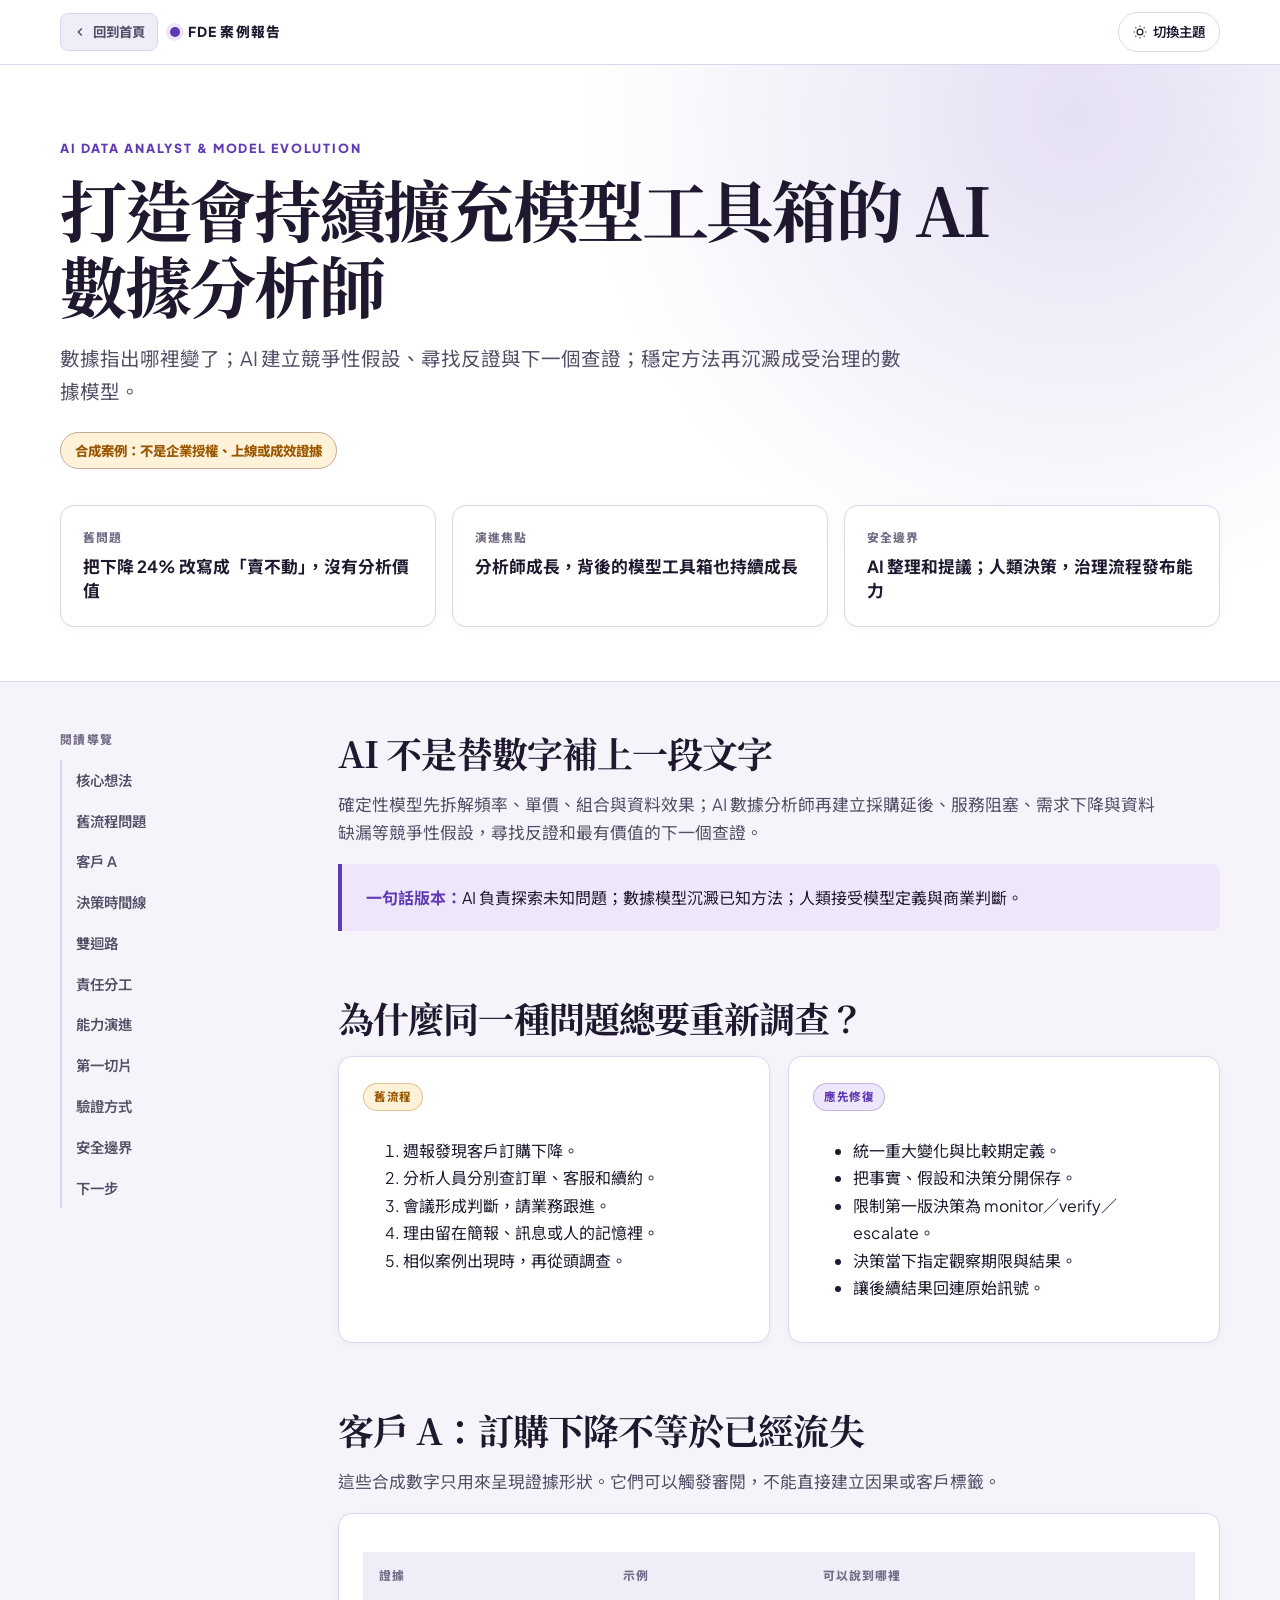
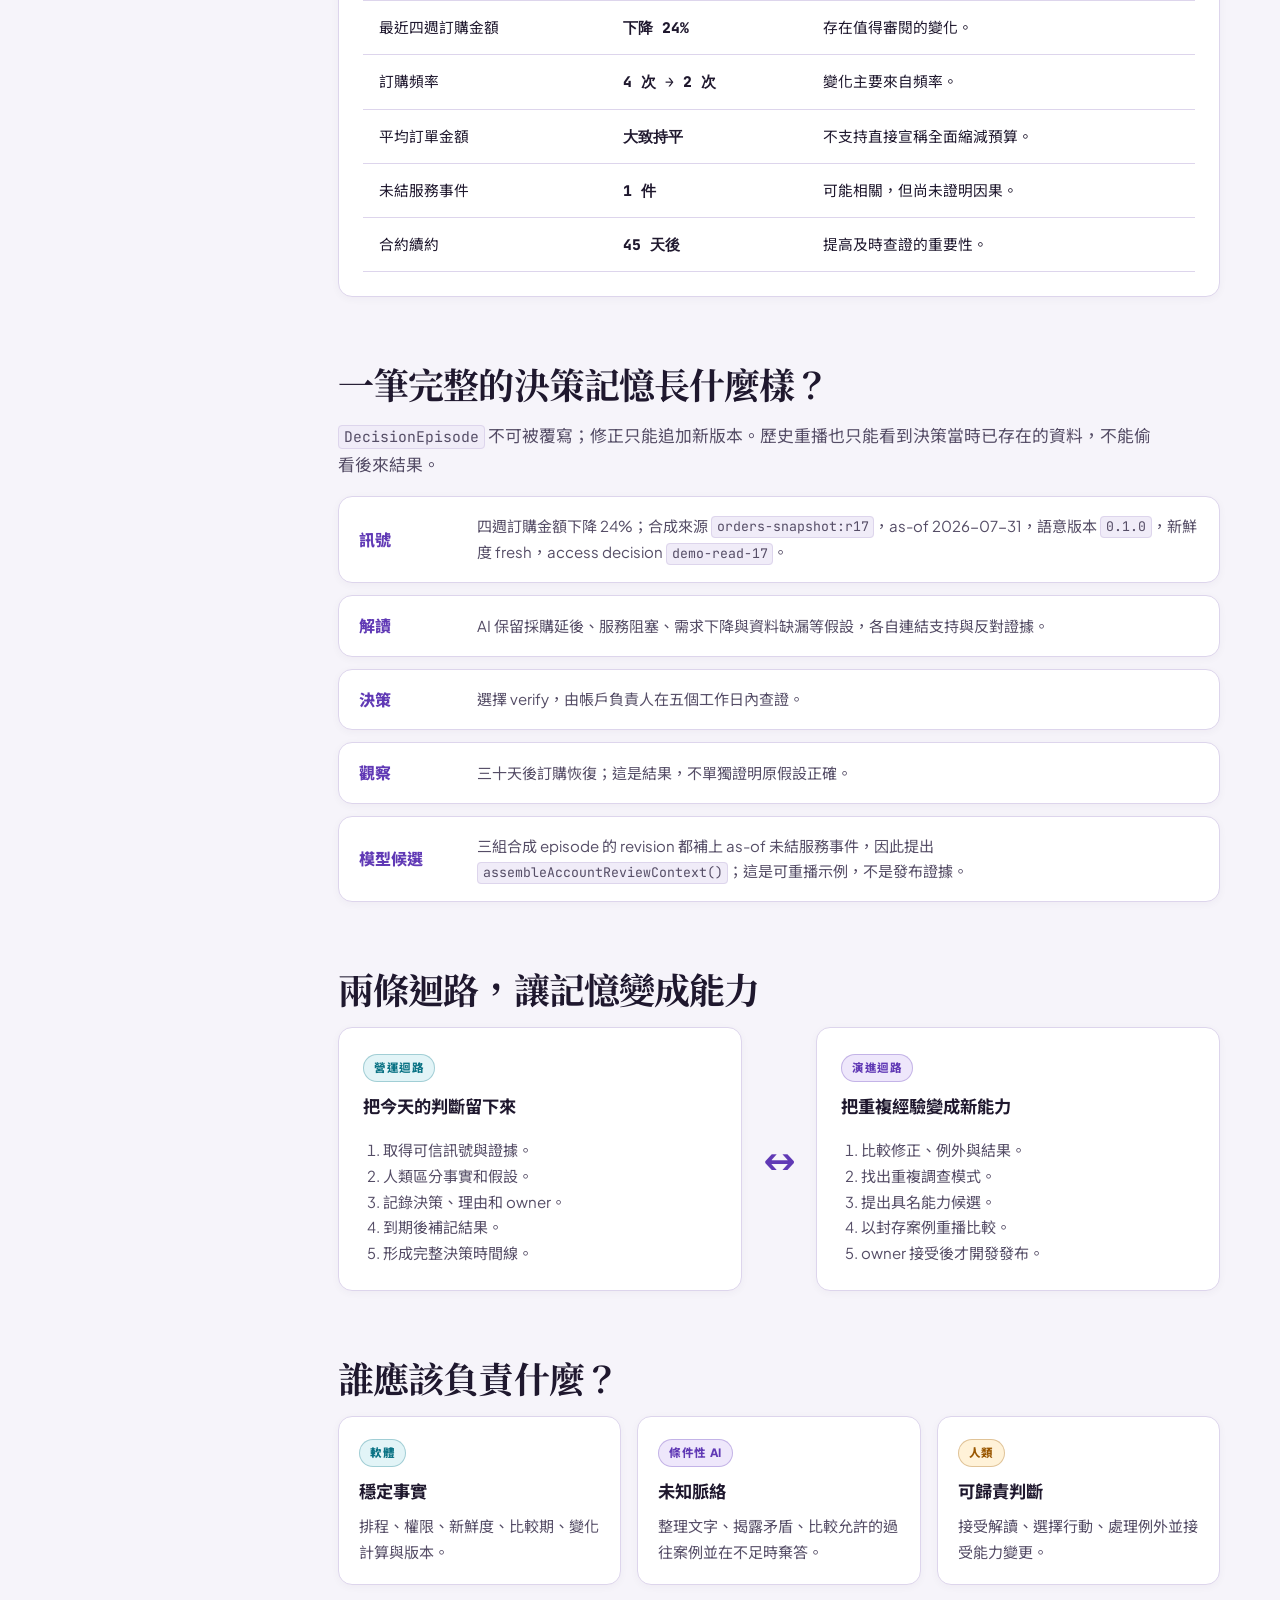
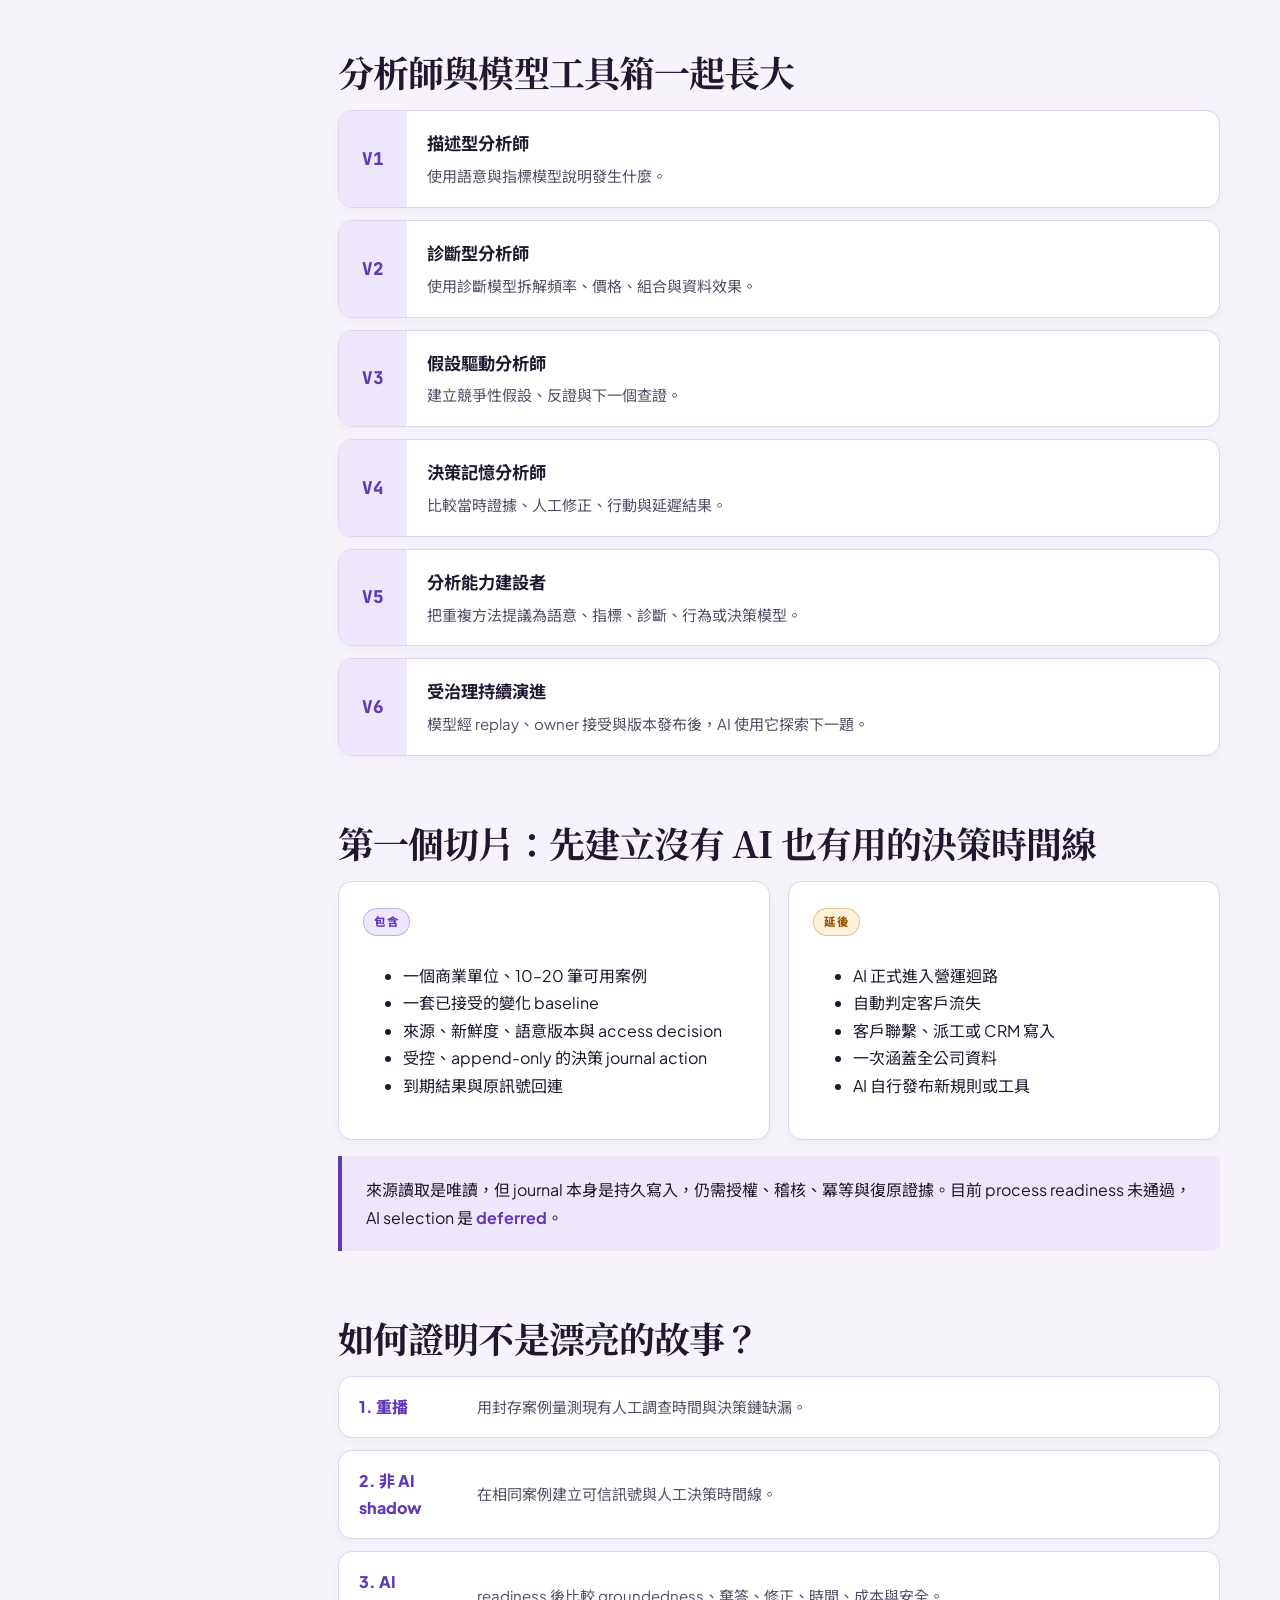
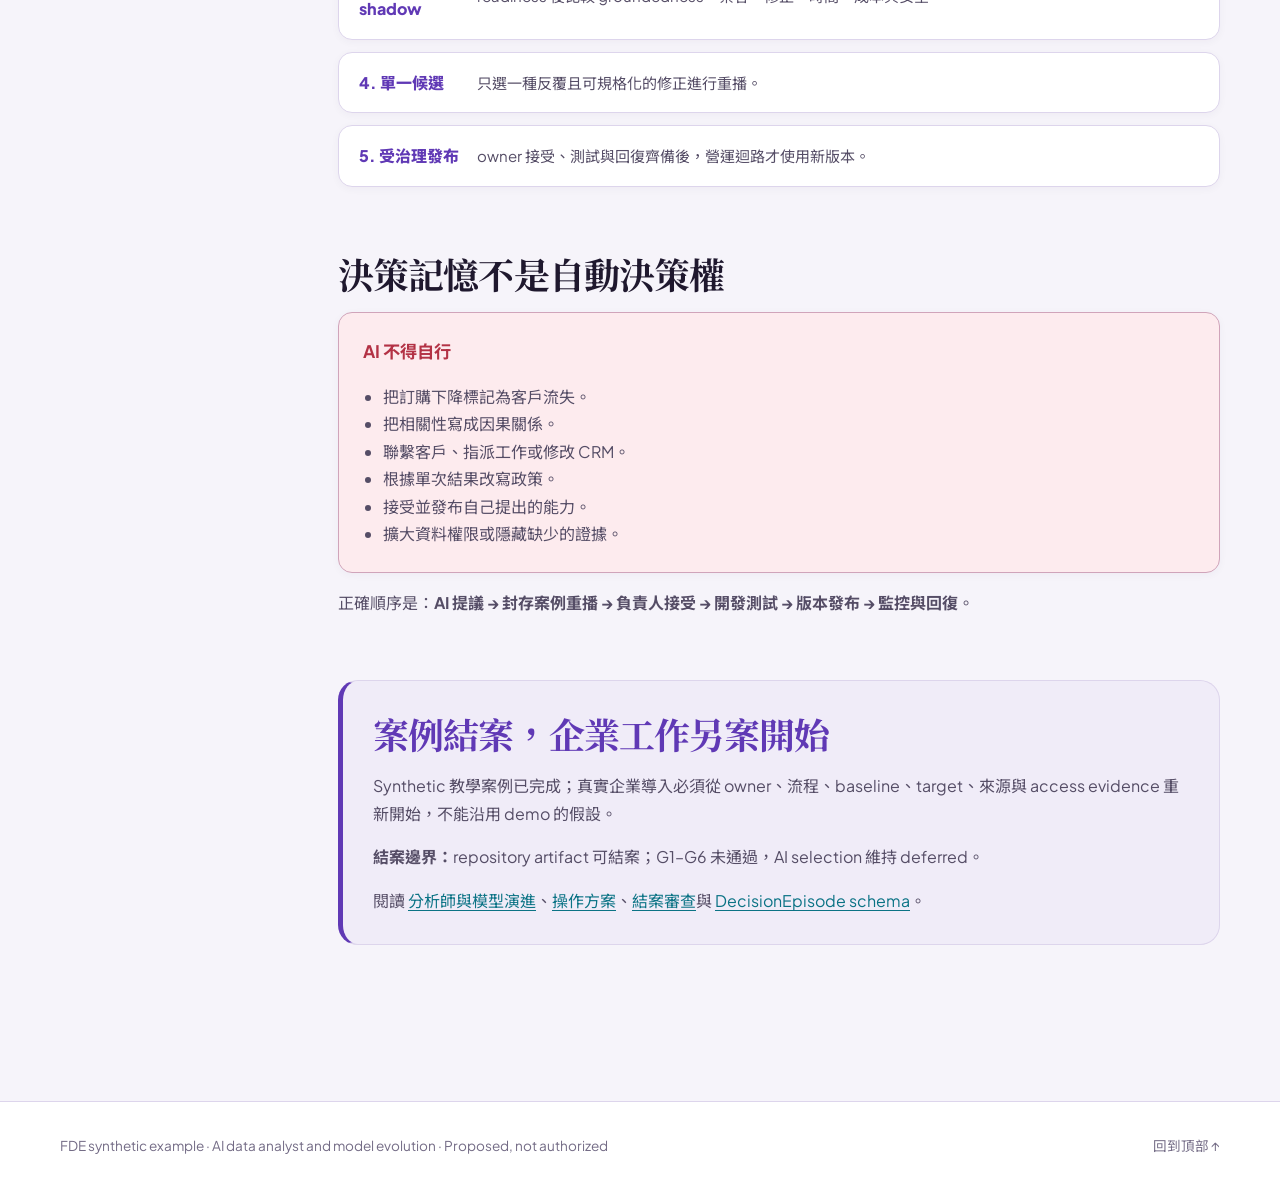
<file: examples/decision-memory-evolution/index.html>
<!doctype html>
<html lang="zh-Hant" data-theme="light">
<head>
  <meta charset="utf-8">
  <meta name="viewport" content="width=device-width, initial-scale=1">
  <meta name="description" content="用客戶分析案例說明 AI 數據分析師如何透過決策記憶持續打造受治理的數據模型工具箱。">
  <title>AI 數據分析師與模型演進｜FDE 案例報告</title>
  <link rel="preconnect" href="https://fonts.googleapis.com">
  <link rel="preconnect" href="https://fonts.gstatic.com" crossorigin>
  <link href="https://fonts.googleapis.com/css2?family=JetBrains+Mono:wght@400;600;700&family=Noto+Sans+TC:wght@400;500;600;700;800&family=Noto+Serif+TC:wght@500;700;900&family=Plus+Jakarta+Sans:wght@400;500;600;700;800&display=swap" rel="stylesheet">
  <style>
    :root {
      color-scheme: light;
      --page: #f6f4fa;
      --surface: #ffffff;
      --surface-subtle: #f0ecf8;
      --ink: #1f182e;
      --ink-soft: #554d66;
      --muted: #746c86;
      --line: #ddd5ec;
      --line-subtle: #eae3f5;
      --violet: #6039b5;
      --violet-soft: #eee7fb;
      --cyan: #0b7385;
      --cyan-soft: #e2f4f7;
      --amber: #9a5700;
      --amber-soft: #fff2d8;
      --red: #b33245;
      --red-soft: #fdebee;
      --shadow-sm: 0 2px 8px rgba(45,25,75,.04);
      --shadow-md: 0 14px 34px rgba(45,25,75,.08);
      --radius-sm: 8px;
      --radius-md: 14px;
      --radius-lg: 20px;
      --sans: "Plus Jakarta Sans", "Noto Sans TC", -apple-system, BlinkMacSystemFont, "Segoe UI", sans-serif;
      --serif: "Noto Serif TC", Georgia, serif;
      --mono: "JetBrains Mono", ui-monospace, SFMono-Regular, monospace;
    }
    html[data-theme="dark"] {
      color-scheme: dark;
      --page: #0d0817;
      --surface: #171126;
      --surface-subtle: #211936;
      --ink: #f2ecfb;
      --ink-soft: #b2a4cb;
      --muted: #83759c;
      --line: #34274d;
      --line-subtle: #251b3b;
      --violet: #b592ff;
      --violet-soft: #2d1f4b;
      --cyan: #6ed0e0;
      --cyan-soft: #12373f;
      --amber: #f8c96c;
      --amber-soft: #3d2d10;
      --red: #ff8c9b;
      --red-soft: #431b22;
      --shadow-sm: 0 2px 8px rgba(0,0,0,.2);
      --shadow-md: 0 16px 36px rgba(0,0,0,.35);
    }
    * { box-sizing: border-box; }
    html { scroll-behavior: smooth; }
    body {
      margin: 0;
      background: var(--page);
      color: var(--ink);
      font-family: var(--sans);
      line-height: 1.72;
      -webkit-font-smoothing: antialiased;
    }
    a { color: var(--cyan); text-underline-offset: 3px; }
    button { font: inherit; }
    code {
      border: 1px solid var(--line);
      border-radius: 4px;
      background: var(--surface-subtle);
      padding: 0.1em 0.35em;
      font-family: var(--mono);
      font-size: 0.88em;
    }
    .topbar {
      position: sticky;
      top: 0;
      z-index: 30;
      border-bottom: 1px solid var(--line);
      background: color-mix(in srgb, var(--surface) 92%, transparent);
      backdrop-filter: blur(14px);
    }
    .topbar-inner, .hero-inner, .layout, .footer-inner {
      width: min(1160px, calc(100% - 36px));
      margin: auto;
    }
    .topbar-inner {
      min-height: 64px;
      display: flex;
      align-items: center;
      justify-content: space-between;
      gap: 16px;
    }
    .brand-wrap {
      display: flex;
      align-items: center;
      gap: 12px;
    }
    .back-btn {
      display: inline-flex;
      align-items: center;
      gap: 6px;
      padding: 6px 12px;
      border-radius: var(--radius-sm);
      background: var(--surface-subtle);
      border: 1px solid var(--line);
      color: var(--ink-soft);
      font-size: 0.84rem;
      font-weight: 700;
      text-decoration: none;
      transition: all 0.15s ease;
    }
    .back-btn:hover {
      background: var(--violet-soft);
      color: var(--violet);
      border-color: var(--violet);
    }
    .brand {
      color: var(--ink);
      font-weight: 800;
      font-size: 0.86rem;
      text-decoration: none;
      letter-spacing: 0.08em;
      text-transform: uppercase;
      display: flex;
      align-items: center;
      gap: 8px;
    }
    .brand::before {
      content: "";
      display: inline-block;
      width: 10px;
      height: 10px;
      border-radius: 50%;
      background: var(--violet);
      box-shadow: 0 0 0 4px var(--violet-soft);
    }
    .theme-button {
      border: 1px solid var(--line);
      border-radius: 999px;
      background: var(--surface);
      color: var(--ink);
      padding: 7px 14px;
      font-size: 0.84rem;
      font-weight: 600;
      cursor: pointer;
      display: inline-flex;
      align-items: center;
      gap: 6px;
      transition: all 0.15s ease;
    }
    .theme-button:hover {
      border-color: var(--violet);
      color: var(--violet);
    }
    .hero {
      border-bottom: 1px solid var(--line);
      background: radial-gradient(circle at 84% 8%, color-mix(in srgb, var(--violet) 16%, transparent), transparent 31rem), var(--surface);
    }
    .hero-inner { padding: 68px 0 54px; }
    .eyebrow {
      margin: 0 0 12px;
      color: var(--violet);
      font-size: 0.78rem;
      font-weight: 800;
      letter-spacing: 0.15em;
      text-transform: uppercase;
      display: inline-block;
    }
    h1 {
      max-width: 980px;
      margin: 0;
      font-family: var(--serif);
      font-size: clamp(2.3rem, 5.5vw, 4.2rem);
      line-height: 1.12;
      letter-spacing: -0.035em;
      font-weight: 700;
      color: var(--ink);
    }
    .lead {
      max-width: 850px;
      margin: 20px 0 0;
      color: var(--ink-soft);
      font-size: clamp(1.05rem, 1.8vw, 1.22rem);
      line-height: 1.7;
    }
    .notice {
      display: inline-flex;
      align-items: center;
      gap: 6px;
      margin-top: 24px;
      border: 1px solid color-mix(in srgb, var(--amber) 35%, var(--line));
      border-radius: 999px;
      background: var(--amber-soft);
      color: var(--amber);
      padding: 6px 14px;
      font-size: 0.84rem;
      font-weight: 800;
    }
    .summary-grid, .grid-3 {
      display: grid;
      grid-template-columns: repeat(3, 1fr);
      gap: 16px;
    }
    .summary-grid { margin-top: 36px; }
    .summary, .card, .mini, .loop {
      border: 1px solid var(--line);
      border-radius: var(--radius-md);
      background: var(--surface);
      box-shadow: var(--shadow-sm);
    }
    .summary { padding: 22px; }
    .summary small {
      display: block;
      margin-bottom: 6px;
      color: var(--muted);
      font-weight: 800;
      letter-spacing: 0.08em;
      text-transform: uppercase;
      font-size: 0.74rem;
    }
    .summary strong {
      display: block;
      font-size: 1.05rem;
      line-height: 1.45;
      color: var(--ink);
    }
    .layout {
      display: grid;
      grid-template-columns: 230px minmax(0, 1fr);
      gap: 48px;
      padding: 48px 0 92px;
    }
    .side {
      position: sticky;
      top: 88px;
      align-self: start;
    }
    .side p {
      margin: 0 0 10px;
      color: var(--muted);
      font-size: 0.74rem;
      font-weight: 800;
      letter-spacing: 0.12em;
      text-transform: uppercase;
    }
    .side a {
      display: block;
      border-left: 2px solid var(--line);
      color: var(--ink-soft);
      padding: 8px 14px;
      text-decoration: none;
      font-size: 0.9rem;
      font-weight: 600;
      transition: all 0.15s ease;
    }
    .side a:hover {
      border-color: var(--violet);
      color: var(--violet);
      transform: translateX(3px);
    }
    main { min-width: 0; }
    section { scroll-margin-top: 88px; margin-bottom: 64px; }
    h2 {
      margin: 0 0 16px;
      font-family: var(--serif);
      font-size: clamp(1.6rem, 3vw, 2.25rem);
      line-height: 1.25;
      letter-spacing: -0.025em;
      font-weight: 700;
      color: var(--ink);
    }
    h3 { margin: 24px 0 8px; font-size: 1.08rem; font-weight: 700; color: var(--ink); }
    p { margin: 0 0 16px; color: var(--ink-soft); }
    .section-intro { max-width: 820px; color: var(--ink-soft); font-size: 1.05rem; line-height: 1.7; }
    .card {
      padding: 24px;
      transition: transform 0.15s ease, box-shadow 0.15s ease;
    }
    .card:hover {
      transform: translateY(-2px);
      box-shadow: var(--shadow-md);
    }
    .callout {
      border-left: 4px solid var(--violet);
      background: var(--violet-soft);
      padding: 20px 24px;
      border-radius: 0 var(--radius-sm) var(--radius-sm) 0;
      color: var(--ink);
    }
    .callout strong { color: var(--violet); }
    .grid-2 {
      display: grid;
      grid-template-columns: repeat(2, minmax(0, 1fr));
      gap: 18px;
    }
    .mini { padding: 20px; }
    .mini h3 { margin: 0 0 6px; }
    .mini p { margin: 0; color: var(--ink-soft); font-size: 0.94rem; }
    .tag {
      display: inline-block;
      margin-bottom: 10px;
      border-radius: 999px;
      padding: 3px 10px;
      font-size: 0.72rem;
      font-weight: 800;
      letter-spacing: 0.05em;
      text-transform: uppercase;
    }
    .tag.violet { background: var(--violet-soft); color: var(--violet); border: 1px solid color-mix(in srgb, var(--violet) 30%, transparent); }
    .tag.cyan { background: var(--cyan-soft); color: var(--cyan); border: 1px solid color-mix(in srgb, var(--cyan) 30%, transparent); }
    .tag.amber { background: var(--amber-soft); color: var(--amber); border: 1px solid color-mix(in srgb, var(--amber) 30%, transparent); }
    .timeline { display: grid; gap: 12px; }
    .event {
      display: grid;
      grid-template-columns: 100px 1fr;
      gap: 18px;
      border: 1px solid var(--line);
      border-radius: var(--radius-md);
      background: var(--surface);
      padding: 16px 20px;
      box-shadow: var(--shadow-sm);
      align-items: center;
    }
    .event strong { color: var(--violet); font-weight: 800; }
    .event span { color: var(--ink-soft); font-size: 0.94rem; }
    .loop-grid {
      display: grid;
      grid-template-columns: 1fr 50px 1fr;
      align-items: center;
      gap: 12px;
    }
    .loop { padding: 24px; }
    .loop h3 { margin: 0 0 8px; }
    .loop ol { margin-bottom: 0; padding-left: 1.25rem; color: var(--ink-soft); font-size: 0.94rem; }
    .bridge {
      display: grid;
      place-items: center;
      color: var(--violet);
      font-size: 1.8rem;
      font-weight: 900;
    }
    table { width: 100%; border-collapse: collapse; margin-top: 14px; font-size: 0.92rem; }
    th, td { border-bottom: 1px solid var(--line); padding: 14px 16px; text-align: left; vertical-align: top; }
    th { color: var(--muted); font-size: 0.74rem; font-weight: 800; letter-spacing: 0.08em; text-transform: uppercase; background: var(--surface-subtle); }
    .number { font-weight: 800; white-space: nowrap; font-family: var(--mono); color: var(--ink); }
    .ladder { counter-reset: stage; display: grid; gap: 12px; }
    .stage {
      counter-increment: stage;
      display: grid;
      grid-template-columns: 68px 1fr;
      border: 1px solid var(--line);
      border-radius: var(--radius-md);
      background: var(--surface);
      overflow: hidden;
      box-shadow: var(--shadow-sm);
    }
    .stage::before {
      content: "V" counter(stage);
      display: grid;
      place-items: center;
      background: var(--violet-soft);
      color: var(--violet);
      font-weight: 900;
      font-family: var(--mono);
      font-size: 1.1rem;
    }
    .stage div { padding: 18px 20px; }
    .stage h3 { margin: 0 0 4px; }
    .stage p { margin: 0; color: var(--ink-soft); font-size: 0.94rem; }
    .boundary {
      border: 1px solid color-mix(in srgb, var(--red) 30%, var(--line));
      border-radius: var(--radius-md);
      background: var(--red-soft);
      padding: 24px;
      box-shadow: var(--shadow-sm);
    }
    .boundary h3 { margin-top: 0; color: var(--red); }
    .boundary ul { margin-bottom: 0; padding-left: 1.25rem; color: var(--ink-soft); }
    .next {
      border: 1px solid var(--line);
      border-left: 5px solid var(--violet);
      border-radius: var(--radius-lg);
      background: var(--surface-subtle);
      padding: 30px;
    }
    .next h2 { color: var(--violet); }
    .footer { border-top: 1px solid var(--line); background: var(--surface); }
    .footer-inner {
      padding: 32px 0;
      color: var(--muted);
      font-size: 0.85rem;
      display: flex;
      justify-content: space-between;
      align-items: center;
    }
    @media (max-width: 860px) {
      .summary-grid, .grid-3, .grid-2 { grid-template-columns: 1fr; }
      .layout { grid-template-columns: 1fr; }
      .side { position: static; display: grid; grid-template-columns: repeat(2, 1fr); }
      .side p { grid-column: 1/-1; }
      .loop-grid { grid-template-columns: 1fr; }
      .bridge { transform: rotate(90deg); margin: 8px 0; }
    }
    @media (max-width: 560px) {
      .hero-inner { padding-top: 48px; }
      .side { grid-template-columns: 1fr; }
      .event { grid-template-columns: 1fr; gap: 4px; }
      .card { padding: 20px; }
      .footer-inner { flex-direction: column; gap: 12px; text-align: center; }
    }
    @media print {
      .topbar, .side { display: none; }
      body { background: #fff; }
      .layout { display: block; padding-top: 30px; }
      .card, .summary, .mini, .loop { box-shadow: none; break-inside: avoid; }
      section { break-inside: avoid; }
    }
  </style>
</head>
<body>
  <header class="topbar">
    <div class="topbar-inner">
      <div class="brand-wrap">
        <a class="back-btn" href="../../index.html">
          <svg width="14" height="14" viewBox="0 0 24 24" fill="none" stroke="currentColor" stroke-width="2.5"><polyline points="15 18 9 12 15 6"/></svg>
          回到首頁
        </a>
        <a class="brand" href="#top">FDE 案例報告</a>
      </div>
      <button class="theme-button" id="themeButton" type="button" aria-label="切換深色或淺色主題">
        <svg width="14" height="14" viewBox="0 0 24 24" fill="none" stroke="currentColor" stroke-width="2"><circle cx="12" cy="12" r="5"/><line x1="12" y1="1" x2="12" y2="3"/><line x1="12" y1="21" x2="12" y2="23"/><line x1="4.22" y1="4.22" x2="5.64" y2="5.64"/><line x1="18.36" y1="18.36" x2="19.78" y2="19.78"/><line x1="1" y1="12" x2="3" y2="12"/><line x1="21" y1="12" x2="23" y2="12"/><line x1="4.22" y1="19.78" x2="5.64" y2="18.36"/><line x1="18.36" y1="5.64" x2="19.78" y2="4.22"/></svg>
        切換主題
      </button>
    </div>
  </header>

  <div class="hero" id="top">
    <div class="hero-inner">
      <p class="eyebrow">AI Data Analyst &amp; Model Evolution</p>
      <h1>打造會持續擴充模型工具箱的 AI 數據分析師</h1>
      <p class="lead">數據指出哪裡變了；AI 建立競爭性假設、尋找反證與下一個查證；穩定方法再沉澱成受治理的數據模型。</p>
      <div class="notice">合成案例：不是企業授權、上線或成效證據</div>
      <div class="summary-grid">
        <article class="summary"><small>舊問題</small><strong>把下降 24% 改寫成「賣不動」，沒有分析價值</strong></article>
        <article class="summary"><small>演進焦點</small><strong>分析師成長，背後的模型工具箱也持續成長</strong></article>
        <article class="summary"><small>安全邊界</small><strong>AI 整理和提議；人類決策，治理流程發布能力</strong></article>
      </div>
    </div>
  </div>

  <div class="layout">
    <nav class="side" aria-label="報告章節">
      <p>閱讀導覽</p>
      <a href="#idea">核心想法</a>
      <a href="#problem">舊流程問題</a>
      <a href="#case">客戶 A</a>
      <a href="#memory">決策時間線</a>
      <a href="#loops">雙迴路</a>
      <a href="#roles">責任分工</a>
      <a href="#growth">能力演進</a>
      <a href="#slice">第一切片</a>
      <a href="#proof">驗證方式</a>
      <a href="#boundary">安全邊界</a>
      <a href="#next">下一步</a>
    </nav>
    <main>
      <section id="idea">
        <h2>AI 不是替數字補上一段文字</h2>
        <p class="section-intro">確定性模型先拆解頻率、單價、組合與資料效果；AI 數據分析師再建立採購延後、服務阻塞、需求下降與資料缺漏等競爭性假設，尋找反證和最有價值的下一個查證。</p>
        <div class="callout"><strong>一句話版本：</strong>AI 負責探索未知問題；數據模型沉澱已知方法；人類接受模型定義與商業判斷。</div>
      </section>

      <section id="problem">
        <h2>為什麼同一種問題總要重新調查？</h2>
        <div class="grid-2">
          <article class="card">
            <span class="tag amber">舊流程</span>
            <ol>
              <li>週報發現客戶訂購下降。</li>
              <li>分析人員分別查訂單、客服和續約。</li>
              <li>會議形成判斷，請業務跟進。</li>
              <li>理由留在簡報、訊息或人的記憶裡。</li>
              <li>相似案例出現時，再從頭調查。</li>
            </ol>
          </article>
          <article class="card">
            <span class="tag violet">應先修復</span>
            <ul>
              <li>統一重大變化與比較期定義。</li>
              <li>把事實、假設和決策分開保存。</li>
              <li>限制第一版決策為 monitor／verify／escalate。</li>
              <li>決策當下指定觀察期限與結果。</li>
              <li>讓後續結果回連原始訊號。</li>
            </ul>
          </article>
        </div>
      </section>

      <section id="case">
        <h2>客戶 A：訂購下降不等於已經流失</h2>
        <p class="section-intro">這些合成數字只用來呈現證據形狀。它們可以觸發審閱，不能直接建立因果或客戶標籤。</p>
        <div class="card">
          <table>
            <thead>
              <tr><th>證據</th><th>示例</th><th>可以說到哪裡</th></tr>
            </thead>
            <tbody>
              <tr><td>最近四週訂購金額</td><td class="number">下降 24%</td><td>存在值得審閱的變化。</td></tr>
              <tr><td>訂購頻率</td><td class="number">4 次 → 2 次</td><td>變化主要來自頻率。</td></tr>
              <tr><td>平均訂單金額</td><td class="number">大致持平</td><td>不支持直接宣稱全面縮減預算。</td></tr>
              <tr><td>未結服務事件</td><td class="number">1 件</td><td>可能相關，但尚未證明因果。</td></tr>
              <tr><td>合約續約</td><td class="number">45 天後</td><td>提高及時查證的重要性。</td></tr>
            </tbody>
          </table>
        </div>
      </section>

      <section id="memory">
        <h2>一筆完整的決策記憶長什麼樣？</h2>
        <p class="section-intro"><code>DecisionEpisode</code> 不可被覆寫；修正只能追加新版本。歷史重播也只能看到決策當時已存在的資料，不能偷看後來結果。</p>
        <div class="timeline">
          <div class="event"><strong>訊號</strong><span>四週訂購金額下降 24%；合成來源 <code>orders-snapshot:r17</code>，as-of 2026-07-31，語意版本 <code>0.1.0</code>，新鮮度 fresh，access decision <code>demo-read-17</code>。</span></div>
          <div class="event"><strong>解讀</strong><span>AI 保留採購延後、服務阻塞、需求下降與資料缺漏等假設，各自連結支持與反對證據。</span></div>
          <div class="event"><strong>決策</strong><span>選擇 verify，由帳戶負責人在五個工作日內查證。</span></div>
          <div class="event"><strong>觀察</strong><span>三十天後訂購恢復；這是結果，不單獨證明原假設正確。</span></div>
          <div class="event"><strong>模型候選</strong><span>三組合成 episode 的 revision 都補上 as-of 未結服務事件，因此提出 <code>assembleAccountReviewContext()</code>；這是可重播示例，不是發布證據。</span></div>
        </div>
      </section>

      <section id="loops">
        <h2>兩條迴路，讓記憶變成能力</h2>
        <div class="loop-grid">
          <article class="loop">
            <span class="tag cyan">營運迴路</span>
            <h3>把今天的判斷留下來</h3>
            <ol>
              <li>取得可信訊號與證據。</li>
              <li>人類區分事實和假設。</li>
              <li>記錄決策、理由和 owner。</li>
              <li>到期後補記結果。</li>
              <li>形成完整決策時間線。</li>
            </ol>
          </article>
          <div class="bridge" aria-hidden="true">↔</div>
          <article class="loop">
            <span class="tag violet">演進迴路</span>
            <h3>把重複經驗變成新能力</h3>
            <ol>
              <li>比較修正、例外與結果。</li>
              <li>找出重複調查模式。</li>
              <li>提出具名能力候選。</li>
              <li>以封存案例重播比較。</li>
              <li>owner 接受後才開發發布。</li>
            </ol>
          </article>
        </div>
      </section>

      <section id="roles">
        <h2>誰應該負責什麼？</h2>
        <div class="grid-3">
          <article class="mini">
            <span class="tag cyan">軟體</span>
            <h3>穩定事實</h3>
            <p>排程、權限、新鮮度、比較期、變化計算與版本。</p>
          </article>
          <article class="mini">
            <span class="tag violet">條件性 AI</span>
            <h3>未知脈絡</h3>
            <p>整理文字、揭露矛盾、比較允許的過往案例並在不足時棄答。</p>
          </article>
          <article class="mini">
            <span class="tag amber">人類</span>
            <h3>可歸責判斷</h3>
            <p>接受解讀、選擇行動、處理例外並接受能力變更。</p>
          </article>
        </div>
      </section>

      <section id="growth">
        <h2>分析師與模型工具箱一起長大</h2>
        <div class="ladder">
          <article class="stage"><div><h3>描述型分析師</h3><p>使用語意與指標模型說明發生什麼。</p></div></article>
          <article class="stage"><div><h3>診斷型分析師</h3><p>使用診斷模型拆解頻率、價格、組合與資料效果。</p></div></article>
          <article class="stage"><div><h3>假設驅動分析師</h3><p>建立競爭性假設、反證與下一個查證。</p></div></article>
          <article class="stage"><div><h3>決策記憶分析師</h3><p>比較當時證據、人工修正、行動與延遲結果。</p></div></article>
          <article class="stage"><div><h3>分析能力建設者</h3><p>把重複方法提議為語意、指標、診斷、行為或決策模型。</p></div></article>
          <article class="stage"><div><h3>受治理持續演進</h3><p>模型經 replay、owner 接受與版本發布後，AI 使用它探索下一題。</p></div></article>
        </div>
      </section>

      <section id="slice">
        <h2>第一個切片：先建立沒有 AI 也有用的決策時間線</h2>
        <div class="grid-2">
          <article class="card">
            <span class="tag violet">包含</span>
            <ul>
              <li>一個商業單位、10–20 筆可用案例</li>
              <li>一套已接受的變化 baseline</li>
              <li>來源、新鮮度、語意版本與 access decision</li>
              <li>受控、append-only 的決策 journal action</li>
              <li>到期結果與原訊號回連</li>
            </ul>
          </article>
          <article class="card">
            <span class="tag amber">延後</span>
            <ul>
              <li>AI 正式進入營運迴路</li>
              <li>自動判定客戶流失</li>
              <li>客戶聯繫、派工或 CRM 寫入</li>
              <li>一次涵蓋全公司資料</li>
              <li>AI 自行發布新規則或工具</li>
            </ul>
          </article>
        </div>
        <div class="callout" style="margin-top:16px">來源讀取是唯讀，但 journal 本身是持久寫入，仍需授權、稽核、冪等與復原證據。目前 process readiness 未通過，AI selection 是 <strong>deferred</strong>。</div>
      </section>

      <section id="proof">
        <h2>如何證明不是漂亮的故事？</h2>
        <div class="timeline">
          <div class="event"><strong>1. 重播</strong><span>用封存案例量測現有人工調查時間與決策鏈缺漏。</span></div>
          <div class="event"><strong>2. 非 AI shadow</strong><span>在相同案例建立可信訊號與人工決策時間線。</span></div>
          <div class="event"><strong>3. AI shadow</strong><span>readiness 後比較 groundedness、棄答、修正、時間、成本與安全。</span></div>
          <div class="event"><strong>4. 單一候選</strong><span>只選一種反覆且可規格化的修正進行重播。</span></div>
          <div class="event"><strong>5. 受治理發布</strong><span>owner 接受、測試與回復齊備後，營運迴路才使用新版本。</span></div>
        </div>
      </section>

      <section id="boundary">
        <h2>決策記憶不是自動決策權</h2>
        <div class="boundary">
          <h3>AI 不得自行</h3>
          <ul>
            <li>把訂購下降標記為客戶流失。</li>
            <li>把相關性寫成因果關係。</li>
            <li>聯繫客戶、指派工作或修改 CRM。</li>
            <li>根據單次結果改寫政策。</li>
            <li>接受並發布自己提出的能力。</li>
            <li>擴大資料權限或隱藏缺少的證據。</li>
          </ul>
        </div>
        <p style="margin-top:16px">正確順序是：<strong>AI 提議 → 封存案例重播 → 負責人接受 → 開發測試 → 版本發布 → 監控與回復</strong>。</p>
      </section>

      <section id="next" class="next">
        <h2>案例結案，企業工作另案開始</h2>
        <p>Synthetic 教學案例已完成；真實企業導入必須從 owner、流程、baseline、target、來源與 access evidence 重新開始，不能沿用 demo 的假設。</p>
        <p><strong>結案邊界：</strong>repository artifact 可結案；G1–G6 未通過，AI selection 維持 deferred。</p>
        <p style="margin-bottom:0">閱讀 <a href="artifacts/analyst-model-evolution.md">分析師與模型演進</a>、<a href="artifacts/operating-solution-proposal.md">操作方案</a>、<a href="artifacts/closure-review.md">結案審查</a>與 <a href="artifacts/decision-episode.schema.json">DecisionEpisode schema</a>。</p>
      </section>
    </main>
  </div>

  <footer class="footer">
    <div class="footer-inner">
      <span>FDE synthetic example · AI data analyst and model evolution · Proposed, not authorized</span>
      <a href="#top" style="color:var(--muted); text-decoration:none;">回到頂部 ↑</a>
    </div>
  </footer>

  <script>
    const root = document.documentElement;
    const button = document.getElementById('themeButton');
    const savedTheme = localStorage.getItem('decision-memory-evolution-theme');
    if (savedTheme === 'dark') root.dataset.theme = 'dark';
    if (button) {
      button.addEventListener('click', () => {
        const next = root.dataset.theme === 'dark' ? 'light' : 'dark';
        root.dataset.theme = next;
        localStorage.setItem('decision-memory-evolution-theme', next);
      });
    }
  </script>
</body>
</html>
</file>
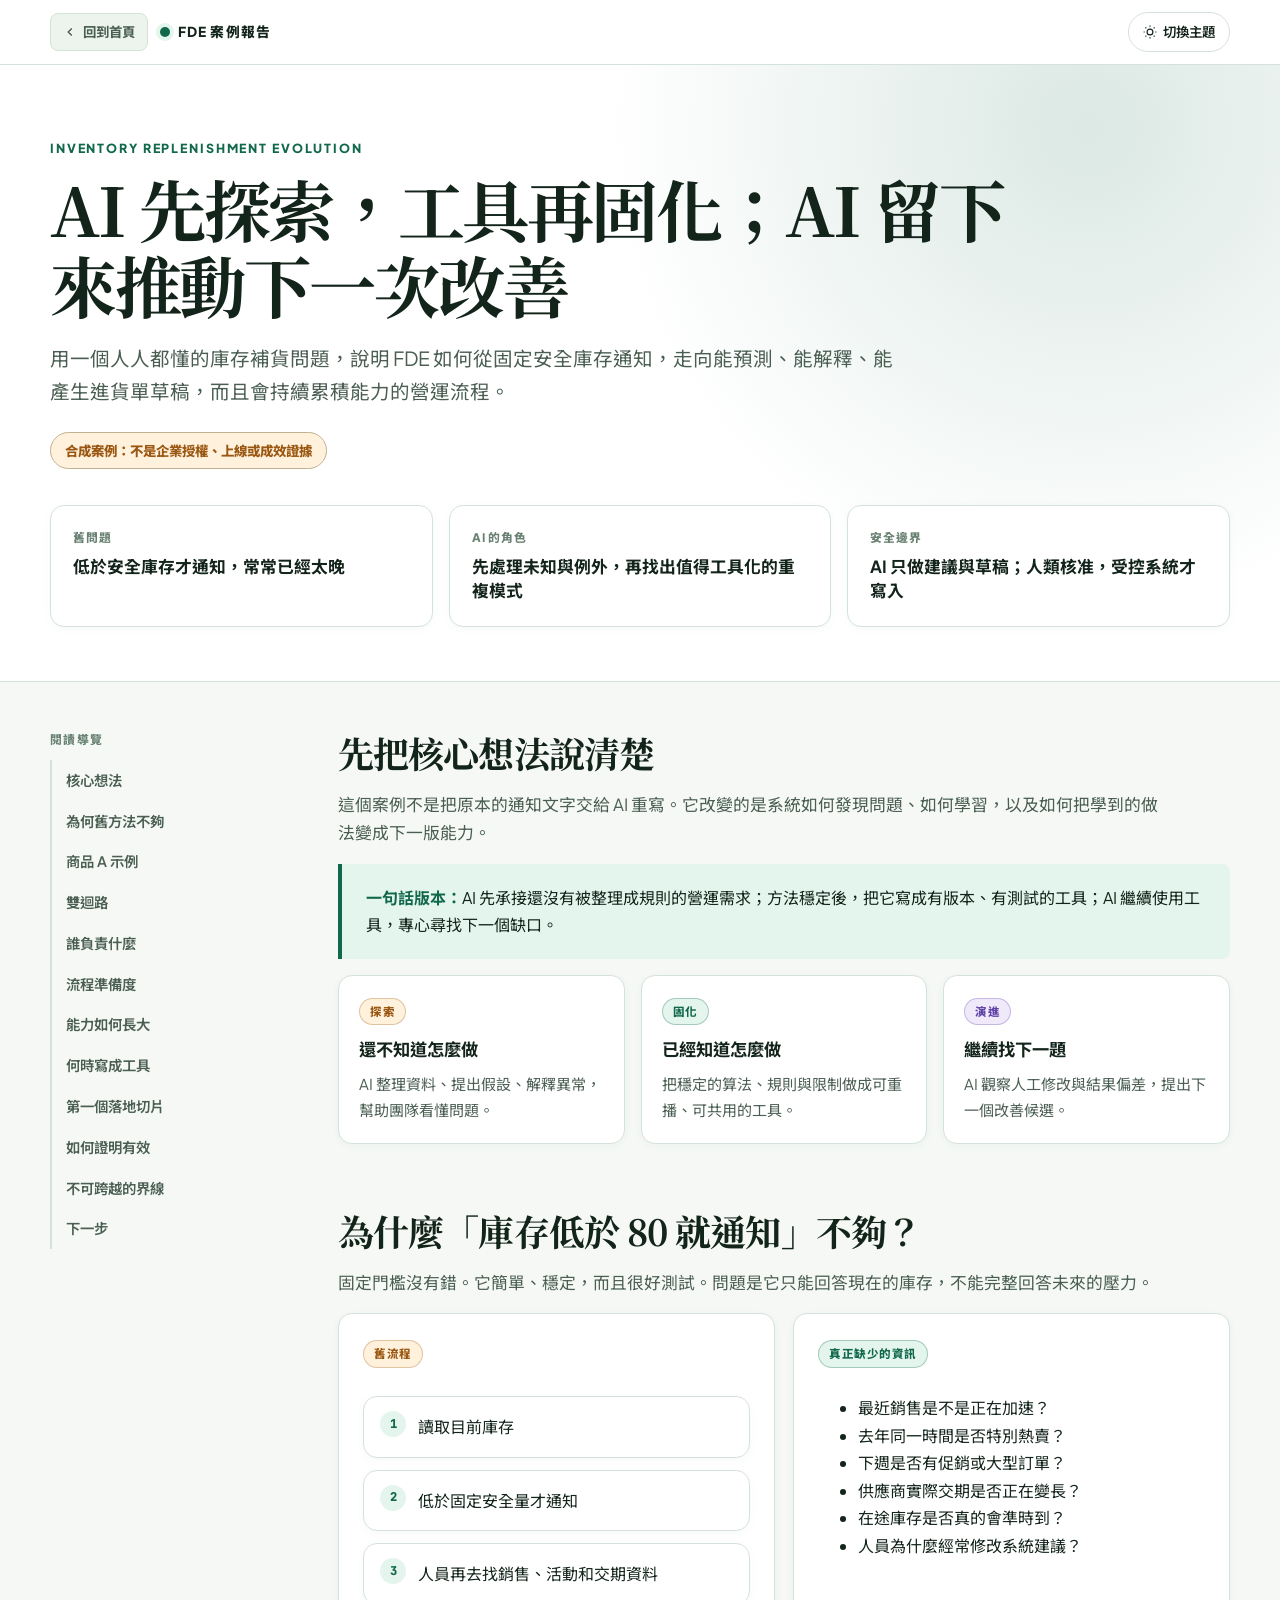
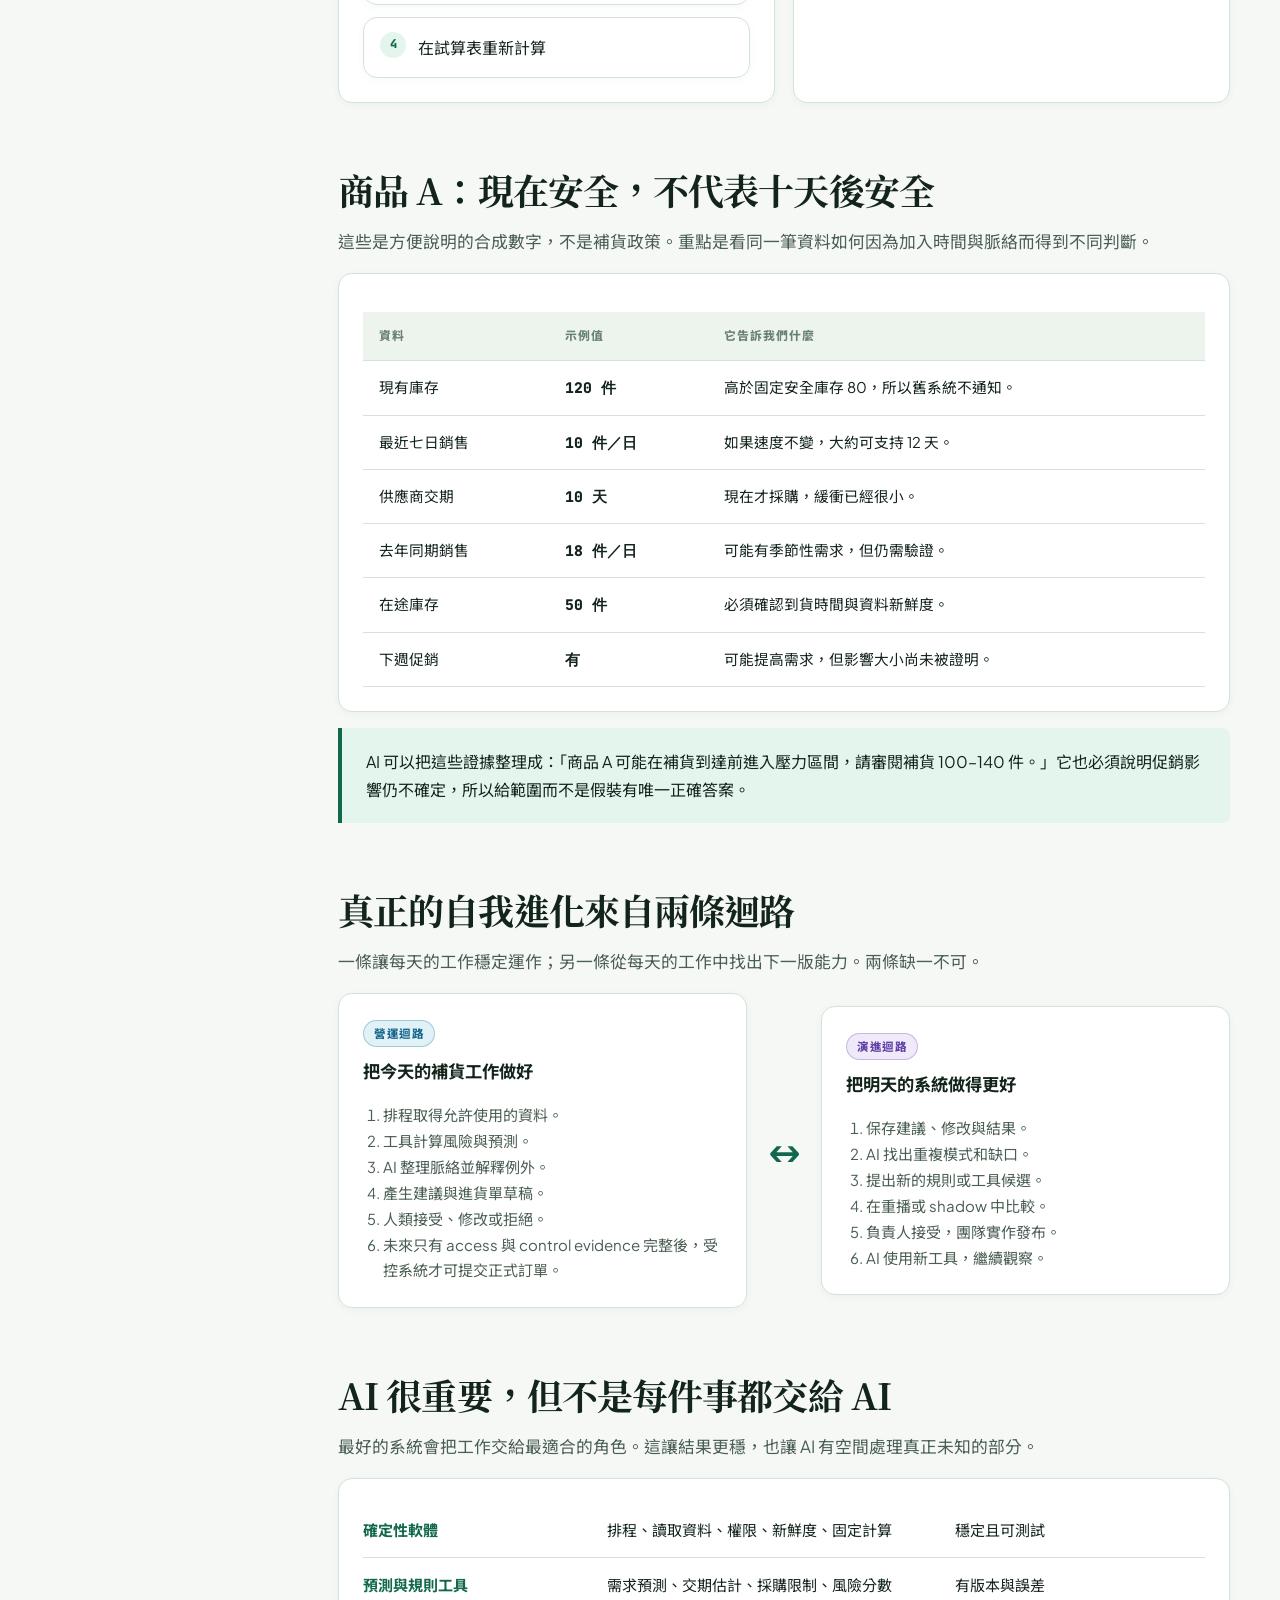
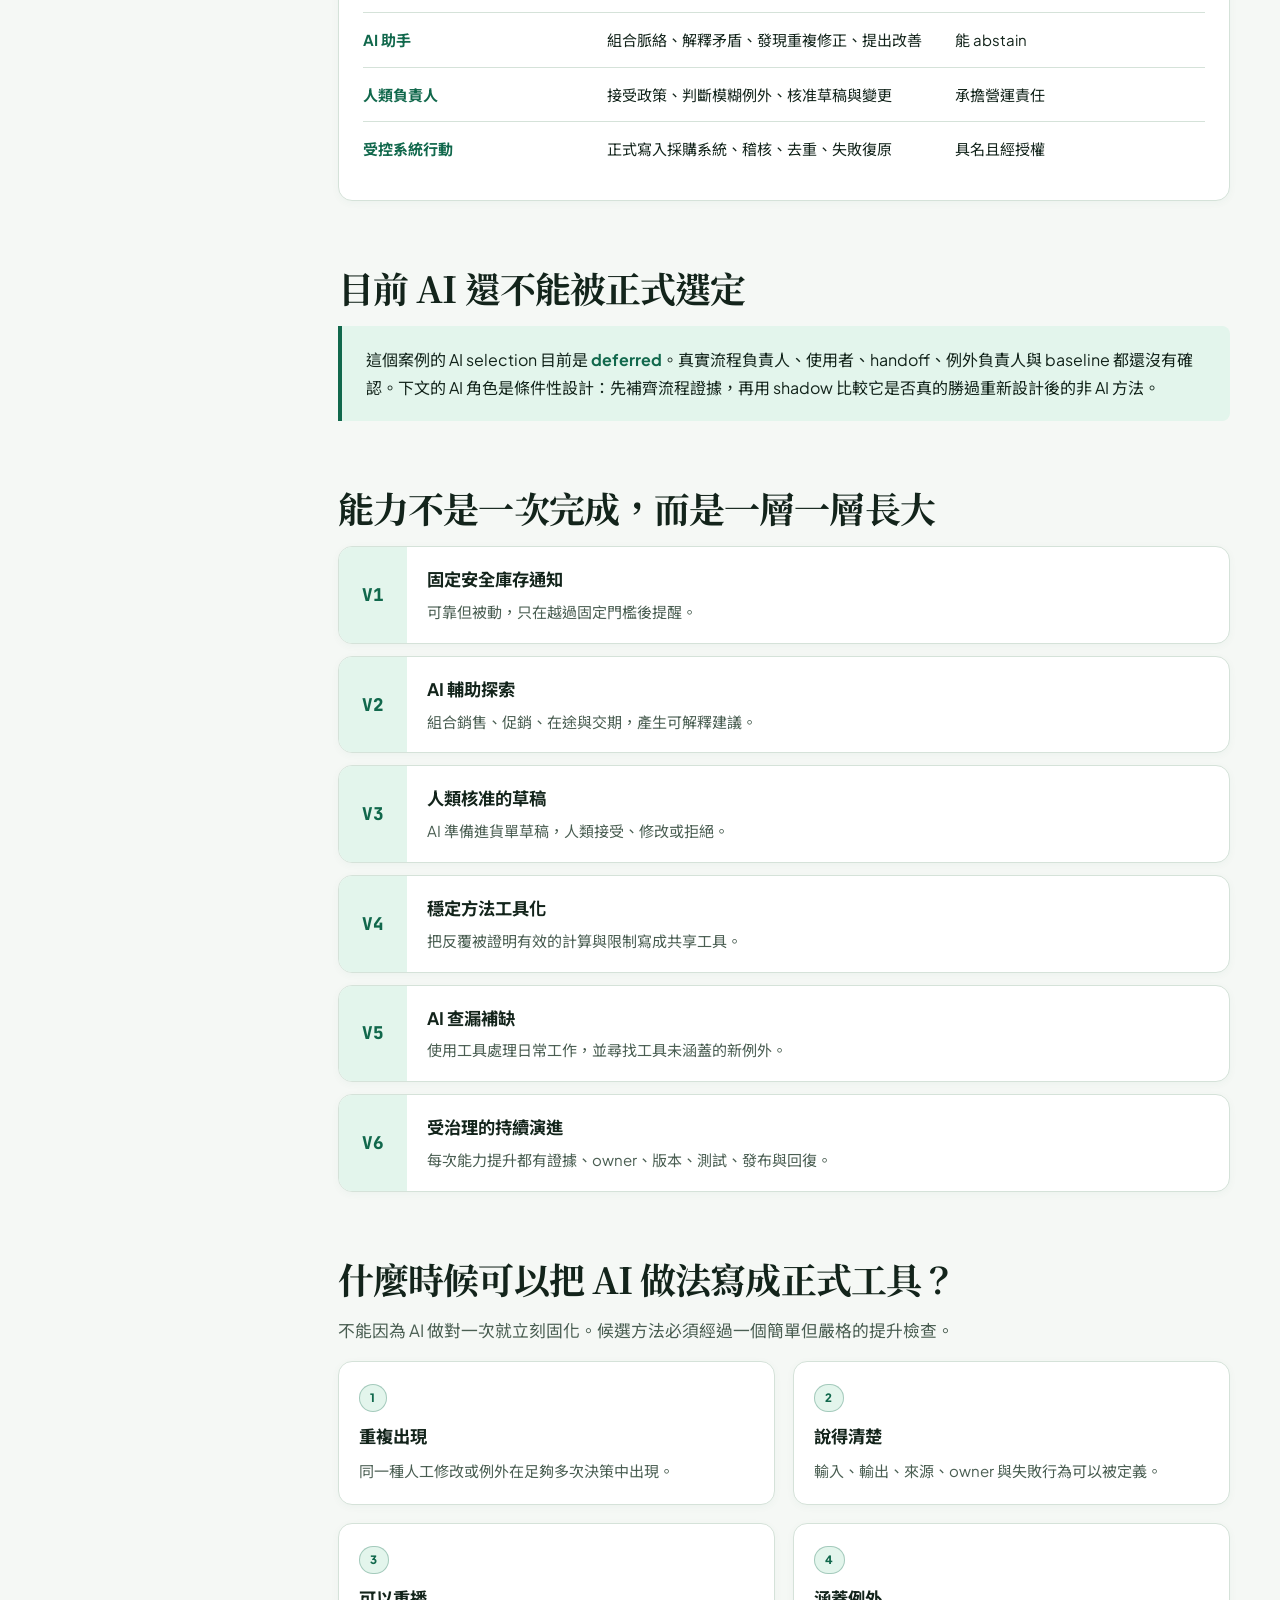
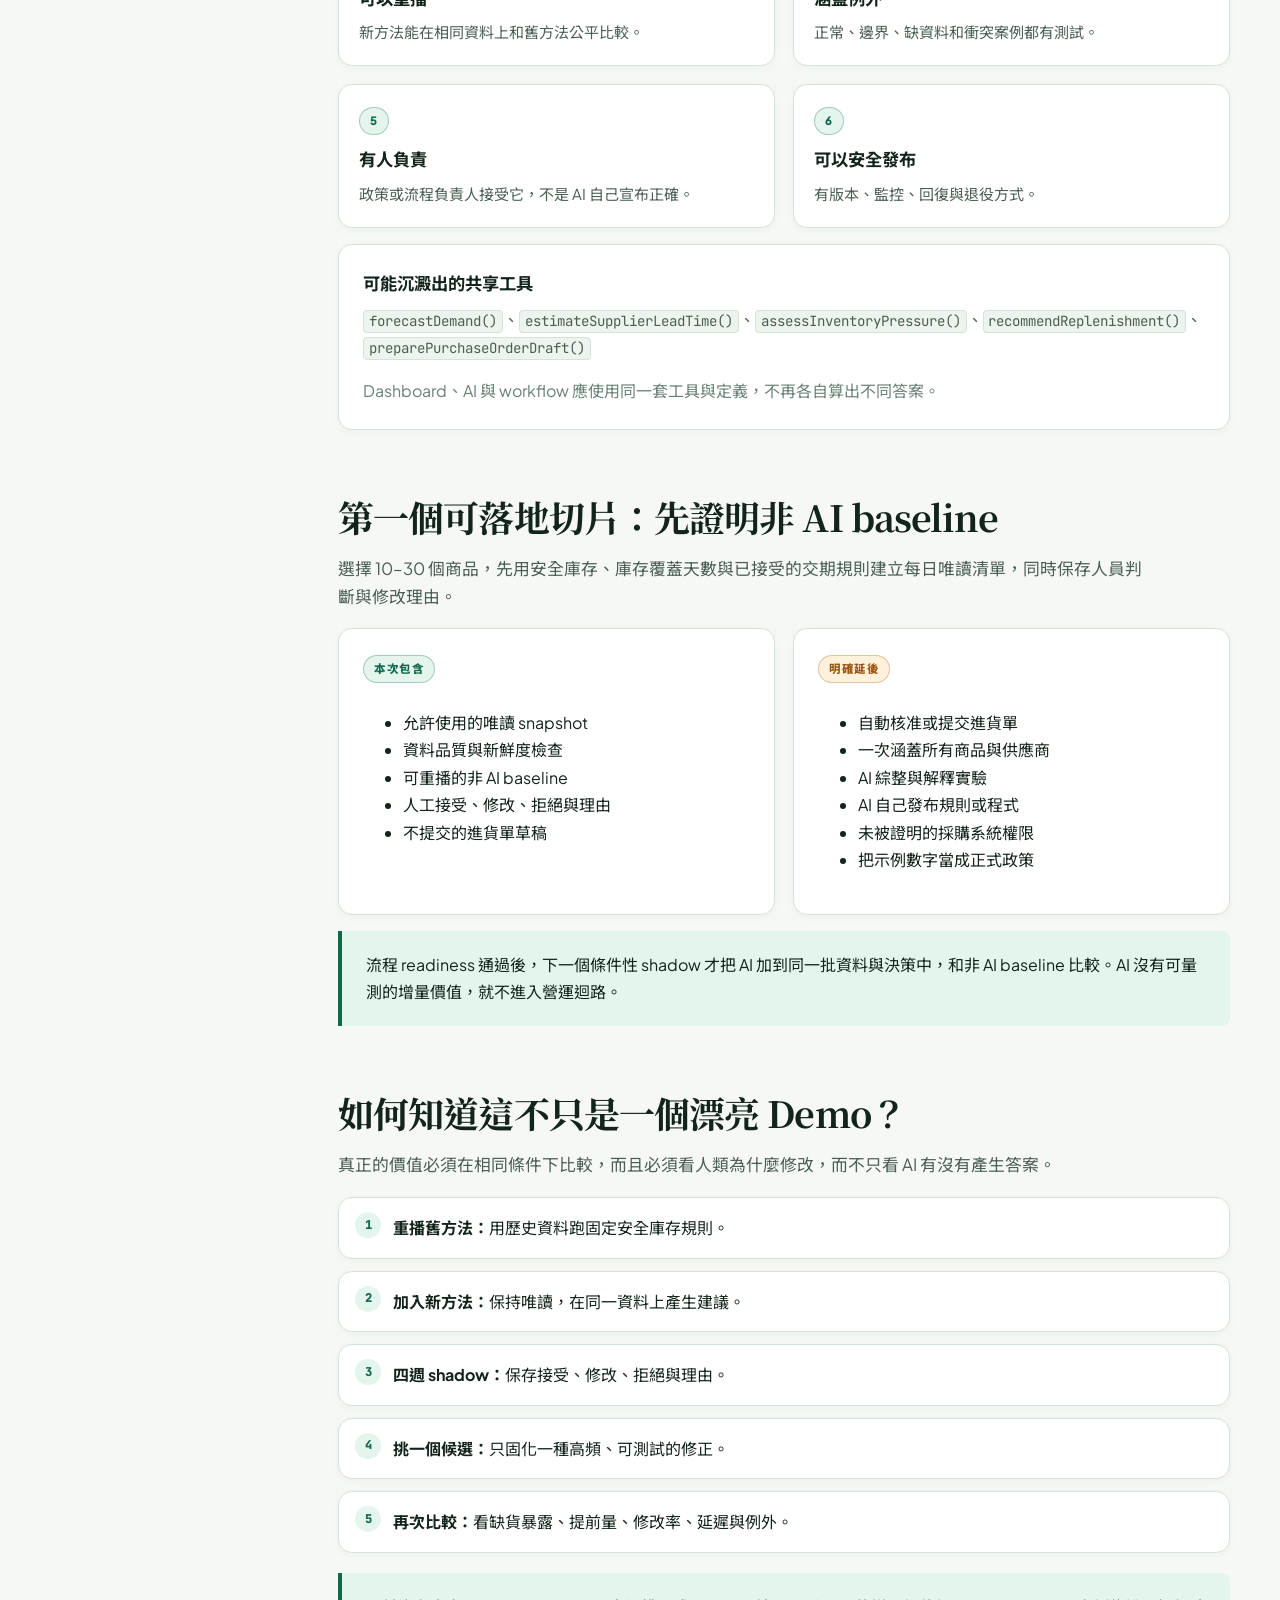
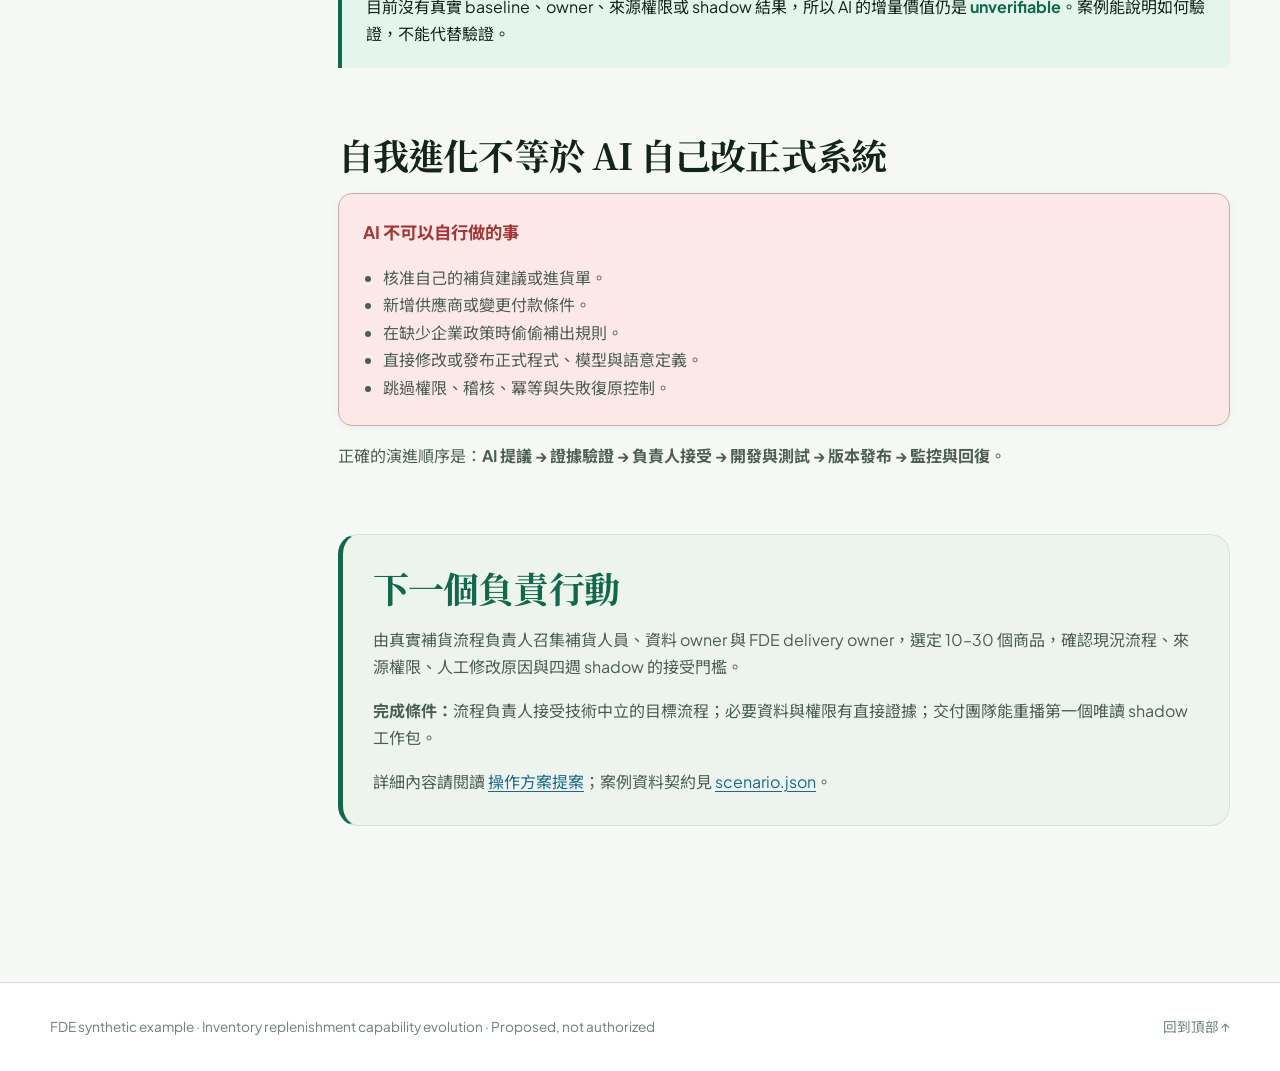
<file: examples/inventory-replenishment-evolution/index.html>
<!doctype html>
<html lang="zh-Hant" data-theme="light">
<head>
  <meta charset="utf-8">
  <meta name="viewport" content="width=device-width, initial-scale=1">
  <meta name="description" content="用庫存補貨案例說明 FDE 如何讓 AI 先探索需求，再將穩定做法固化成工具，並讓 AI 持續留在流程中推動下一輪改善。">
  <title>庫存補貨能力演進｜FDE 案例報告</title>
  <link rel="preconnect" href="https://fonts.googleapis.com">
  <link rel="preconnect" href="https://fonts.gstatic.com" crossorigin>
  <link href="https://fonts.googleapis.com/css2?family=JetBrains+Mono:wght@400;600;700&family=Noto+Sans+TC:wght@400;500;600;700;800&family=Noto+Serif+TC:wght@500;700;900&family=Plus+Jakarta+Sans:wght@400;500;600;700;800&display=swap" rel="stylesheet">
  <style>
    :root {
      color-scheme: light;
      --page: #f5f8f5;
      --surface: #ffffff;
      --surface-subtle: #edf4ee;
      --ink: #13241b;
      --ink-soft: #4a5e52;
      --muted: #6a8274;
      --line: #d5e2d9;
      --line-subtle: #e5efe8;
      --green: #11684c;
      --green-soft: #e3f5ec;
      --blue: #1b688d;
      --blue-soft: #e1f1f8;
      --amber: #9a5712;
      --amber-soft: #fff1dc;
      --purple: #6142a6;
      --purple-soft: #efe9fa;
      --red: #a33535;
      --red-soft: #fde8e8;
      --shadow-sm: 0 2px 8px rgba(17,104,76,.04);
      --shadow-md: 0 14px 34px rgba(17,104,76,.08);
      --radius-sm: 8px;
      --radius-md: 14px;
      --radius-lg: 20px;
      --sans: "Plus Jakarta Sans", "Noto Sans TC", -apple-system, BlinkMacSystemFont, "Segoe UI", sans-serif;
      --serif: "Noto Serif TC", Georgia, serif;
      --mono: "JetBrains Mono", ui-monospace, SFMono-Regular, monospace;
    }
    html[data-theme="dark"] {
      color-scheme: dark;
      --page: #08140e;
      --surface: #0f2319;
      --surface-subtle: #163225;
      --ink: #ebf7f0;
      --ink-soft: #a6c4b4;
      --muted: #799a88;
      --line: #224232;
      --line-subtle: #193427;
      --green: #5cdca8;
      --green-soft: #123b2c;
      --blue: #6ec0ea;
      --blue-soft: #13384a;
      --amber: #f4be67;
      --amber-soft: #3d2a10;
      --purple: #bf9eff;
      --purple-soft: #2e204c;
      --red: #ff8e8e;
      --red-soft: #431d1d;
      --shadow-sm: 0 2px 8px rgba(0,0,0,.2);
      --shadow-md: 0 16px 36px rgba(0,0,0,.35);
    }
    * { box-sizing: border-box; }
    html { scroll-behavior: smooth; }
    body {
      margin: 0;
      background: var(--page);
      color: var(--ink);
      font-family: var(--sans);
      line-height: 1.72;
      -webkit-font-smoothing: antialiased;
    }
    a { color: var(--blue); text-underline-offset: 3px; }
    button { font: inherit; }
    code {
      border: 1px solid var(--line);
      border-radius: 4px;
      background: var(--surface-subtle);
      padding: 0.1em 0.35em;
      font-family: var(--mono);
      font-size: 0.88em;
    }
    .topbar {
      position: sticky;
      top: 0;
      z-index: 30;
      border-bottom: 1px solid var(--line);
      background: color-mix(in srgb, var(--surface) 92%, transparent);
      backdrop-filter: blur(14px);
    }
    .topbar-inner, .hero-inner, .layout, .footer-inner {
      width: min(1180px, calc(100% - 36px));
      margin: auto;
    }
    .topbar-inner {
      min-height: 64px;
      display: flex;
      align-items: center;
      justify-content: space-between;
      gap: 16px;
    }
    .brand-wrap {
      display: flex;
      align-items: center;
      gap: 12px;
    }
    .back-btn {
      display: inline-flex;
      align-items: center;
      gap: 6px;
      padding: 6px 12px;
      border-radius: var(--radius-sm);
      background: var(--surface-subtle);
      border: 1px solid var(--line);
      color: var(--ink-soft);
      font-size: 0.84rem;
      font-weight: 700;
      text-decoration: none;
      transition: all 0.15s ease;
    }
    .back-btn:hover {
      background: var(--green-soft);
      color: var(--green);
      border-color: var(--green);
    }
    .brand {
      color: var(--ink);
      font-weight: 800;
      font-size: 0.86rem;
      text-decoration: none;
      letter-spacing: 0.08em;
      text-transform: uppercase;
      display: flex;
      align-items: center;
      gap: 8px;
    }
    .brand::before {
      content: "";
      display: inline-block;
      width: 10px;
      height: 10px;
      border-radius: 50%;
      background: var(--green);
      box-shadow: 0 0 0 4px var(--green-soft);
    }
    .theme-button {
      border: 1px solid var(--line);
      border-radius: 999px;
      background: var(--surface);
      color: var(--ink);
      padding: 7px 14px;
      font-size: 0.84rem;
      font-weight: 600;
      cursor: pointer;
      display: inline-flex;
      align-items: center;
      gap: 6px;
      transition: all 0.15s ease;
    }
    .theme-button:hover {
      border-color: var(--green);
      color: var(--green);
    }
    .hero {
      border-bottom: 1px solid var(--line);
      background: radial-gradient(circle at 85% 10%, color-mix(in srgb, var(--green) 15%, transparent), transparent 30rem), var(--surface);
    }
    .hero-inner { padding: 68px 0 54px; }
    .eyebrow {
      margin: 0 0 12px;
      color: var(--green);
      font-size: 0.78rem;
      font-weight: 800;
      letter-spacing: 0.15em;
      text-transform: uppercase;
      display: inline-block;
    }
    h1 {
      max-width: 960px;
      margin: 0;
      font-family: var(--serif);
      font-size: clamp(2.3rem, 5.5vw, 4.2rem);
      line-height: 1.12;
      letter-spacing: -0.035em;
      font-weight: 700;
      color: var(--ink);
    }
    .lead {
      max-width: 850px;
      margin: 20px 0 0;
      color: var(--ink-soft);
      font-size: clamp(1.05rem, 1.8vw, 1.22rem);
      line-height: 1.7;
    }
    .notice {
      display: inline-flex;
      align-items: center;
      gap: 6px;
      margin-top: 24px;
      border: 1px solid color-mix(in srgb, var(--amber) 35%, var(--line));
      border-radius: 999px;
      background: var(--amber-soft);
      color: var(--amber);
      padding: 6px 14px;
      font-size: 0.84rem;
      font-weight: 800;
    }
    .summary-grid {
      display: grid;
      grid-template-columns: repeat(3, 1fr);
      gap: 16px;
      margin-top: 36px;
    }
    .summary, .card, .mini, .loop {
      border: 1px solid var(--line);
      border-radius: var(--radius-md);
      background: var(--surface);
      box-shadow: var(--shadow-sm);
    }
    .summary { padding: 22px; }
    .summary small {
      display: block;
      margin-bottom: 6px;
      color: var(--muted);
      font-weight: 800;
      letter-spacing: 0.08em;
      text-transform: uppercase;
      font-size: 0.74rem;
    }
    .summary strong {
      display: block;
      font-size: 1.05rem;
      line-height: 1.45;
      color: var(--ink);
    }
    .layout {
      display: grid;
      grid-template-columns: 240px minmax(0, 1fr);
      gap: 48px;
      padding: 48px 0 92px;
    }
    .side {
      position: sticky;
      top: 88px;
      align-self: start;
    }
    .side p {
      margin: 0 0 10px;
      color: var(--muted);
      font-size: 0.74rem;
      font-weight: 800;
      letter-spacing: 0.12em;
      text-transform: uppercase;
    }
    .side a {
      display: block;
      border-left: 2px solid var(--line);
      color: var(--ink-soft);
      padding: 8px 14px;
      text-decoration: none;
      font-size: 0.9rem;
      font-weight: 600;
      transition: all 0.15s ease;
    }
    .side a:hover {
      border-color: var(--green);
      color: var(--green);
      transform: translateX(3px);
    }
    main { min-width: 0; }
    section { scroll-margin-top: 88px; margin-bottom: 64px; }
    h2 {
      margin: 0 0 16px;
      font-family: var(--serif);
      font-size: clamp(1.6rem, 3vw, 2.25rem);
      line-height: 1.25;
      letter-spacing: -0.025em;
      font-weight: 700;
      color: var(--ink);
    }
    h3 { margin: 24px 0 8px; font-size: 1.08rem; font-weight: 700; color: var(--ink); }
    p { margin: 0 0 16px; color: var(--ink-soft); }
    .section-intro { max-width: 820px; color: var(--ink-soft); font-size: 1.05rem; line-height: 1.7; }
    .card {
      padding: 24px;
      transition: transform 0.15s ease, box-shadow 0.15s ease;
    }
    .card:hover {
      transform: translateY(-2px);
      box-shadow: var(--shadow-md);
    }
    .callout {
      border-left: 4px solid var(--green);
      background: var(--green-soft);
      padding: 20px 24px;
      border-radius: 0 var(--radius-sm) var(--radius-sm) 0;
      color: var(--ink);
    }
    .callout strong { color: var(--green); }
    .grid-2 {
      display: grid;
      grid-template-columns: repeat(2, minmax(0, 1fr));
      gap: 18px;
    }
    .grid-3 {
      display: grid;
      grid-template-columns: repeat(3, minmax(0, 1fr));
      gap: 16px;
    }
    .mini { padding: 20px; }
    .mini h3 { margin: 0 0 6px; }
    .mini p { margin: 0; color: var(--ink-soft); font-size: 0.94rem; }
    .tag {
      display: inline-block;
      margin-bottom: 10px;
      border-radius: 999px;
      padding: 3px 10px;
      font-size: 0.72rem;
      font-weight: 800;
      letter-spacing: 0.05em;
      text-transform: uppercase;
    }
    .tag.green { background: var(--green-soft); color: var(--green); border: 1px solid color-mix(in srgb, var(--green) 30%, transparent); }
    .tag.blue { background: var(--blue-soft); color: var(--blue); border: 1px solid color-mix(in srgb, var(--blue) 30%, transparent); }
    .tag.purple { background: var(--purple-soft); color: var(--purple); border: 1px solid color-mix(in srgb, var(--purple) 30%, transparent); }
    .tag.amber { background: var(--amber-soft); color: var(--amber); border: 1px solid color-mix(in srgb, var(--amber) 30%, transparent); }
    .flow { display: grid; gap: 12px; margin-top: 18px; }
    .flow-step {
      position: relative;
      border: 1px solid var(--line);
      border-radius: var(--radius-md);
      background: var(--surface);
      padding: 16px 20px 16px 54px;
      box-shadow: var(--shadow-sm);
    }
    .flow-step::before {
      content: attr(data-n);
      position: absolute;
      left: 16px;
      top: 14px;
      width: 26px;
      height: 26px;
      display: grid;
      place-items: center;
      border-radius: 50%;
      background: var(--green-soft);
      color: var(--green);
      font-family: var(--mono);
      font-size: 0.76rem;
      font-weight: 800;
    }
    .loop-grid {
      display: grid;
      grid-template-columns: 1fr 50px 1fr;
      align-items: center;
      gap: 12px;
    }
    .loop { padding: 24px; }
    .loop h3 { margin: 0 0 8px; }
    .loop ol { margin-bottom: 0; padding-left: 1.25rem; color: var(--ink-soft); font-size: 0.94rem; }
    .bridge {
      display: grid;
      place-items: center;
      color: var(--green);
      font-size: 1.8rem;
      font-weight: 900;
    }
    table { width: 100%; border-collapse: collapse; margin-top: 14px; font-size: 0.92rem; }
    th, td { border-bottom: 1px solid var(--line); padding: 14px 16px; text-align: left; vertical-align: top; }
    th { color: var(--muted); font-size: 0.74rem; font-weight: 800; letter-spacing: 0.08em; text-transform: uppercase; background: var(--surface-subtle); }
    .number { font-weight: 800; white-space: nowrap; font-family: var(--mono); color: var(--ink); }
    .role-row {
      display: grid;
      grid-template-columns: 1.1fr 1.6fr 1.2fr;
      gap: 14px;
      border-bottom: 1px solid var(--line);
      padding: 14px 0;
      font-size: 0.94rem;
    }
    .role-row:last-child { border: 0; }
    .role-row strong { color: var(--green); }
    .ladder { counter-reset: stage; display: grid; gap: 12px; }
    .stage {
      counter-increment: stage;
      display: grid;
      grid-template-columns: 68px 1fr;
      border: 1px solid var(--line);
      border-radius: var(--radius-md);
      background: var(--surface);
      overflow: hidden;
      box-shadow: var(--shadow-sm);
    }
    .stage::before {
      content: "V" counter(stage);
      display: grid;
      place-items: center;
      background: var(--green-soft);
      color: var(--green);
      font-weight: 900;
      font-family: var(--mono);
      font-size: 1.1rem;
    }
    .stage div { padding: 18px 20px; }
    .stage h3 { margin: 0 0 4px; }
    .stage p { margin: 0; color: var(--ink-soft); font-size: 0.94rem; }
    .boundary {
      border: 1px solid color-mix(in srgb, var(--red) 30%, var(--line));
      border-radius: var(--radius-md);
      background: var(--red-soft);
      padding: 24px;
      box-shadow: var(--shadow-sm);
    }
    .boundary h3 { margin-top: 0; color: var(--red); }
    .boundary ul { margin-bottom: 0; padding-left: 1.25rem; color: var(--ink-soft); }
    .next {
      border: 1px solid var(--line);
      border-left: 5px solid var(--green);
      border-radius: var(--radius-lg);
      background: var(--surface-subtle);
      padding: 30px;
    }
    .next h2 { color: var(--green); }
    .footer { border-top: 1px solid var(--line); background: var(--surface); }
    .footer-inner {
      padding: 32px 0;
      color: var(--muted);
      font-size: 0.85rem;
      display: flex;
      justify-content: space-between;
      align-items: center;
    }
    @media (max-width: 860px) {
      .summary-grid, .grid-3, .grid-2 { grid-template-columns: 1fr; }
      .layout { grid-template-columns: 1fr; }
      .side { position: static; display: grid; grid-template-columns: repeat(2, 1fr); gap: 4px; }
      .side p { grid-column: 1 / -1; }
      .loop-grid { grid-template-columns: 1fr; }
      .bridge { transform: rotate(90deg); margin: 8px 0; }
    }
    @media (max-width: 560px) {
      .hero-inner { padding-top: 48px; }
      .side { grid-template-columns: 1fr; }
      .role-row { grid-template-columns: 1fr; gap: 4px; }
      .card { padding: 20px; }
      .footer-inner { flex-direction: column; gap: 12px; text-align: center; }
    }
    @media print {
      .topbar, .side { display: none; }
      body { background: #fff; }
      .layout { display: block; padding-top: 30px; }
      .card, .summary { box-shadow: none; break-inside: avoid; }
      section { break-inside: avoid; }
    }
  </style>
</head>
<body>
  <header class="topbar">
    <div class="topbar-inner">
      <div class="brand-wrap">
        <a class="back-btn" href="../../index.html">
          <svg width="14" height="14" viewBox="0 0 24 24" fill="none" stroke="currentColor" stroke-width="2.5"><polyline points="15 18 9 12 15 6"/></svg>
          回到首頁
        </a>
        <a class="brand" href="#top">FDE 案例報告</a>
      </div>
      <button class="theme-button" id="themeButton" type="button" aria-label="切換深色或淺色主題">
        <svg width="14" height="14" viewBox="0 0 24 24" fill="none" stroke="currentColor" stroke-width="2"><circle cx="12" cy="12" r="5"/><line x1="12" y1="1" x2="12" y2="3"/><line x1="12" y1="21" x2="12" y2="23"/><line x1="4.22" y1="4.22" x2="5.64" y2="5.64"/><line x1="18.36" y1="18.36" x2="19.78" y2="19.78"/><line x1="1" y1="12" x2="3" y2="12"/><line x1="21" y1="12" x2="23" y2="12"/><line x1="4.22" y1="19.78" x2="5.64" y2="18.36"/><line x1="18.36" y1="5.64" x2="19.78" y2="4.22"/></svg>
        切換主題
      </button>
    </div>
  </header>

  <div class="hero" id="top">
    <div class="hero-inner">
      <p class="eyebrow">Inventory Replenishment Evolution</p>
      <h1>AI 先探索，工具再固化；AI 留下來推動下一次改善</h1>
      <p class="lead">用一個人人都懂的庫存補貨問題，說明 FDE 如何從固定安全庫存通知，走向能預測、能解釋、能產生進貨單草稿，而且會持續累積能力的營運流程。</p>
      <div class="notice">合成案例：不是企業授權、上線或成效證據</div>
      <div class="summary-grid">
        <article class="summary"><small>舊問題</small><strong>低於安全庫存才通知，常常已經太晚</strong></article>
        <article class="summary"><small>AI 的角色</small><strong>先處理未知與例外，再找出值得工具化的重複模式</strong></article>
        <article class="summary"><small>安全邊界</small><strong>AI 只做建議與草稿；人類核准，受控系統才寫入</strong></article>
      </div>
    </div>
  </div>

  <div class="layout">
    <nav class="side" aria-label="報告章節">
      <p>閱讀導覽</p>
      <a href="#idea">核心想法</a>
      <a href="#problem">為何舊方法不夠</a>
      <a href="#example">商品 A 示例</a>
      <a href="#loops">雙迴路</a>
      <a href="#roles">誰負責什麼</a>
      <a href="#readiness">流程準備度</a>
      <a href="#growth">能力如何長大</a>
      <a href="#promotion">何時寫成工具</a>
      <a href="#slice">第一個落地切片</a>
      <a href="#proof">如何證明有效</a>
      <a href="#boundary">不可跨越的界線</a>
      <a href="#next">下一步</a>
    </nav>

    <main>
      <section id="idea">
        <h2>先把核心想法說清楚</h2>
        <p class="section-intro">這個案例不是把原本的通知文字交給 AI 重寫。它改變的是系統如何發現問題、如何學習，以及如何把學到的做法變成下一版能力。</p>
        <div class="callout">
          <strong>一句話版本：</strong>AI 先承接還沒有被整理成規則的營運需求；方法穩定後，把它寫成有版本、有測試的工具；AI 繼續使用工具，專心尋找下一個缺口。
        </div>
        <div class="grid-3" style="margin-top:16px">
          <article class="mini"><span class="tag amber">探索</span><h3>還不知道怎麼做</h3><p>AI 整理資料、提出假設、解釋異常，幫助團隊看懂問題。</p></article>
          <article class="mini"><span class="tag green">固化</span><h3>已經知道怎麼做</h3><p>把穩定的算法、規則與限制做成可重播、可共用的工具。</p></article>
          <article class="mini"><span class="tag purple">演進</span><h3>繼續找下一題</h3><p>AI 觀察人工修改與結果偏差，提出下一個改善候選。</p></article>
        </div>
      </section>

      <section id="problem">
        <h2>為什麼「庫存低於 80 就通知」不夠？</h2>
        <p class="section-intro">固定門檻沒有錯。它簡單、穩定，而且很好測試。問題是它只能回答現在的庫存，不能完整回答未來的壓力。</p>
        <div class="grid-2">
          <article class="card">
            <span class="tag amber">舊流程</span>
            <div class="flow">
              <div class="flow-step" data-n="1">讀取目前庫存</div>
              <div class="flow-step" data-n="2">低於固定安全量才通知</div>
              <div class="flow-step" data-n="3">人員再去找銷售、活動和交期資料</div>
              <div class="flow-step" data-n="4">在試算表重新計算</div>
            </div>
          </article>
          <article class="card">
            <span class="tag green">真正缺少的資訊</span>
            <ul>
              <li>最近銷售是不是正在加速？</li>
              <li>去年同一時間是否特別熱賣？</li>
              <li>下週是否有促銷或大型訂單？</li>
              <li>供應商實際交期是否正在變長？</li>
              <li>在途庫存是否真的會準時到？</li>
              <li>人員為什麼經常修改系統建議？</li>
            </ul>
          </article>
        </div>
      </section>

      <section id="example">
        <h2>商品 A：現在安全，不代表十天後安全</h2>
        <p class="section-intro">這些是方便說明的合成數字，不是補貨政策。重點是看同一筆資料如何因為加入時間與脈絡而得到不同判斷。</p>
        <div class="card">
          <table>
            <thead><tr><th>資料</th><th>示例值</th><th>它告訴我們什麼</th></tr></thead>
            <tbody>
              <tr><td>現有庫存</td><td class="number">120 件</td><td>高於固定安全庫存 80，所以舊系統不通知。</td></tr>
              <tr><td>最近七日銷售</td><td class="number">10 件／日</td><td>如果速度不變，大約可支持 12 天。</td></tr>
              <tr><td>供應商交期</td><td class="number">10 天</td><td>現在才採購，緩衝已經很小。</td></tr>
              <tr><td>去年同期銷售</td><td class="number">18 件／日</td><td>可能有季節性需求，但仍需驗證。</td></tr>
              <tr><td>在途庫存</td><td class="number">50 件</td><td>必須確認到貨時間與資料新鮮度。</td></tr>
              <tr><td>下週促銷</td><td class="number">有</td><td>可能提高需求，但影響大小尚未被證明。</td></tr>
            </tbody>
          </table>
        </div>
        <div class="callout" style="margin-top:16px">
          AI 可以把這些證據整理成：「商品 A 可能在補貨到達前進入壓力區間，請審閱補貨 100–140 件。」它也必須說明促銷影響仍不確定，所以給範圍而不是假裝有唯一正確答案。
        </div>
      </section>

      <section id="loops">
        <h2>真正的自我進化來自兩條迴路</h2>
        <p class="section-intro">一條讓每天的工作穩定運作；另一條從每天的工作中找出下一版能力。兩條缺一不可。</p>
        <div class="loop-grid">
          <article class="loop">
            <span class="tag blue">營運迴路</span>
            <h3>把今天的補貨工作做好</h3>
            <ol>
              <li>排程取得允許使用的資料。</li>
              <li>工具計算風險與預測。</li>
              <li>AI 整理脈絡並解釋例外。</li>
              <li>產生建議與進貨單草稿。</li>
              <li>人類接受、修改或拒絕。</li>
              <li>未來只有 access 與 control evidence 完整後，受控系統才可提交正式訂單。</li>
            </ol>
          </article>
          <div class="bridge" aria-hidden="true">↔</div>
          <article class="loop">
            <span class="tag purple">演進迴路</span>
            <h3>把明天的系統做得更好</h3>
            <ol>
              <li>保存建議、修改與結果。</li>
              <li>AI 找出重複模式和缺口。</li>
              <li>提出新的規則或工具候選。</li>
              <li>在重播或 shadow 中比較。</li>
              <li>負責人接受，團隊實作發布。</li>
              <li>AI 使用新工具，繼續觀察。</li>
            </ol>
          </article>
        </div>
      </section>

      <section id="roles">
        <h2>AI 很重要，但不是每件事都交給 AI</h2>
        <p class="section-intro">最好的系統會把工作交給最適合的角色。這讓結果更穩，也讓 AI 有空間處理真正未知的部分。</p>
        <div class="card">
          <div class="role-row"><strong>確定性軟體</strong><span>排程、讀取資料、權限、新鮮度、固定計算</span><span>穩定且可測試</span></div>
          <div class="role-row"><strong>預測與規則工具</strong><span>需求預測、交期估計、採購限制、風險分數</span><span>有版本與誤差</span></div>
          <div class="role-row"><strong>AI 助手</strong><span>組合脈絡、解釋矛盾、發現重複修正、提出改善</span><span>能 abstain</span></div>
          <div class="role-row"><strong>人類負責人</strong><span>接受政策、判斷模糊例外、核准草稿與變更</span><span>承擔營運責任</span></div>
          <div class="role-row"><strong>受控系統行動</strong><span>正式寫入採購系統、稽核、去重、失敗復原</span><span>具名且經授權</span></div>
        </div>
      </section>

      <section id="readiness">
        <h2>目前 AI 還不能被正式選定</h2>
        <div class="callout">
          這個案例的 AI selection 目前是 <strong>deferred</strong>。真實流程負責人、使用者、handoff、例外負責人與 baseline 都還沒有確認。下文的 AI 角色是條件性設計：先補齊流程證據，再用 shadow 比較它是否真的勝過重新設計後的非 AI 方法。
        </div>
      </section>

      <section id="growth">
        <h2>能力不是一次完成，而是一層一層長大</h2>
        <div class="ladder">
          <article class="stage"><div><h3>固定安全庫存通知</h3><p>可靠但被動，只在越過固定門檻後提醒。</p></div></article>
          <article class="stage"><div><h3>AI 輔助探索</h3><p>組合銷售、促銷、在途與交期，產生可解釋建議。</p></div></article>
          <article class="stage"><div><h3>人類核准的草稿</h3><p>AI 準備進貨單草稿，人類接受、修改或拒絕。</p></div></article>
          <article class="stage"><div><h3>穩定方法工具化</h3><p>把反覆被證明有效的計算與限制寫成共享工具。</p></div></article>
          <article class="stage"><div><h3>AI 查漏補缺</h3><p>使用工具處理日常工作，並尋找工具未涵蓋的新例外。</p></div></article>
          <article class="stage"><div><h3>受治理的持續演進</h3><p>每次能力提升都有證據、owner、版本、測試、發布與回復。</p></div></article>
        </div>
      </section>

      <section id="promotion">
        <h2>什麼時候可以把 AI 做法寫成正式工具？</h2>
        <p class="section-intro">不能因為 AI 做對一次就立刻固化。候選方法必須經過一個簡單但嚴格的提升檢查。</p>
        <div class="grid-2">
          <article class="mini"><span class="tag green">1</span><h3>重複出現</h3><p>同一種人工修改或例外在足夠多次決策中出現。</p></article>
          <article class="mini"><span class="tag green">2</span><h3>說得清楚</h3><p>輸入、輸出、來源、owner 與失敗行為可以被定義。</p></article>
          <article class="mini"><span class="tag green">3</span><h3>可以重播</h3><p>新方法能在相同資料上和舊方法公平比較。</p></article>
          <article class="mini"><span class="tag green">4</span><h3>涵蓋例外</h3><p>正常、邊界、缺資料和衝突案例都有測試。</p></article>
          <article class="mini"><span class="tag green">5</span><h3>有人負責</h3><p>政策或流程負責人接受它，不是 AI 自己宣布正確。</p></article>
          <article class="mini"><span class="tag green">6</span><h3>可以安全發布</h3><p>有版本、監控、回復與退役方式。</p></article>
        </div>
        <div class="card" style="margin-top:16px">
          <h3 style="margin-top:0">可能沉澱出的共享工具</h3>
          <p><code>forecastDemand()</code>、<code>estimateSupplierLeadTime()</code>、<code>assessInventoryPressure()</code>、<code>recommendReplenishment()</code>、<code>preparePurchaseOrderDraft()</code></p>
          <p style="margin-bottom:0;color:var(--muted)">Dashboard、AI 與 workflow 應使用同一套工具與定義，不再各自算出不同答案。</p>
        </div>
      </section>

      <section id="slice">
        <h2>第一個可落地切片：先證明非 AI baseline</h2>
        <p class="section-intro">選擇 10–30 個商品，先用安全庫存、庫存覆蓋天數與已接受的交期規則建立每日唯讀清單，同時保存人員判斷與修改理由。</p>
        <div class="grid-2">
          <article class="card">
            <span class="tag green">本次包含</span>
            <ul>
              <li>允許使用的唯讀 snapshot</li>
              <li>資料品質與新鮮度檢查</li>
              <li>可重播的非 AI baseline</li>
              <li>人工接受、修改、拒絕與理由</li>
              <li>不提交的進貨單草稿</li>
            </ul>
          </article>
          <article class="card">
            <span class="tag amber">明確延後</span>
            <ul>
              <li>自動核准或提交進貨單</li>
              <li>一次涵蓋所有商品與供應商</li>
              <li>AI 綜整與解釋實驗</li>
              <li>AI 自己發布規則或程式</li>
              <li>未被證明的採購系統權限</li>
              <li>把示例數字當成正式政策</li>
            </ul>
          </article>
        </div>
        <div class="callout" style="margin-top:16px">
          流程 readiness 通過後，下一個條件性 shadow 才把 AI 加到同一批資料與決策中，和非 AI baseline 比較。AI 沒有可量測的增量價值，就不進入營運迴路。
        </div>
      </section>

      <section id="proof">
        <h2>如何知道這不只是一個漂亮 Demo？</h2>
        <p class="section-intro">真正的價值必須在相同條件下比較，而且必須看人類為什麼修改，而不只看 AI 有沒有產生答案。</p>
        <div class="flow">
          <div class="flow-step" data-n="1"><strong>重播舊方法：</strong>用歷史資料跑固定安全庫存規則。</div>
          <div class="flow-step" data-n="2"><strong>加入新方法：</strong>保持唯讀，在同一資料上產生建議。</div>
          <div class="flow-step" data-n="3"><strong>四週 shadow：</strong>保存接受、修改、拒絕與理由。</div>
          <div class="flow-step" data-n="4"><strong>挑一個候選：</strong>只固化一種高頻、可測試的修正。</div>
          <div class="flow-step" data-n="5"><strong>再次比較：</strong>看缺貨暴露、提前量、修改率、延遲與例外。</div>
        </div>
        <div class="callout" style="margin-top:20px">
          目前沒有真實 baseline、owner、來源權限或 shadow 結果，所以 AI 的增量價值仍是 <strong>unverifiable</strong>。案例能說明如何驗證，不能代替驗證。
        </div>
      </section>

      <section id="boundary">
        <h2>自我進化不等於 AI 自己改正式系統</h2>
        <div class="boundary">
          <h3>AI 不可以自行做的事</h3>
          <ul>
            <li>核准自己的補貨建議或進貨單。</li>
            <li>新增供應商或變更付款條件。</li>
            <li>在缺少企業政策時偷偷補出規則。</li>
            <li>直接修改或發布正式程式、模型與語意定義。</li>
            <li>跳過權限、稽核、冪等與失敗復原控制。</li>
          </ul>
        </div>
        <p style="margin-top:16px">正確的演進順序是：<strong>AI 提議 → 證據驗證 → 負責人接受 → 開發與測試 → 版本發布 → 監控與回復</strong>。</p>
      </section>

      <section id="next" class="next">
        <h2>下一個負責行動</h2>
        <p>由真實補貨流程負責人召集補貨人員、資料 owner 與 FDE delivery owner，選定 10–30 個商品，確認現況流程、來源權限、人工修改原因與四週 shadow 的接受門檻。</p>
        <p><strong>完成條件：</strong>流程負責人接受技術中立的目標流程；必要資料與權限有直接證據；交付團隊能重播第一個唯讀 shadow 工作包。</p>
        <p style="margin-bottom:0">詳細內容請閱讀 <a href="artifacts/operating-solution-proposal.md">操作方案提案</a>；案例資料契約見 <a href="scenario.json">scenario.json</a>。</p>
      </section>
    </main>
  </div>

  <footer class="footer">
    <div class="footer-inner">
      <span>FDE synthetic example · Inventory replenishment capability evolution · Proposed, not authorized</span>
      <a href="#top" style="color:var(--muted); text-decoration:none;">回到頂部 ↑</a>
    </div>
  </footer>
  <script>
    const root = document.documentElement;
    const button = document.getElementById('themeButton');
    const savedTheme = localStorage.getItem('inventory-evolution-theme');
    if (savedTheme === 'dark') root.dataset.theme = 'dark';
    if (button) {
      button.addEventListener('click', () => {
        const next = root.dataset.theme === 'dark' ? 'light' : 'dark';
        root.dataset.theme = next;
        localStorage.setItem('inventory-evolution-theme', next);
      });
    }
  </script>
</body>
</html>
</file>
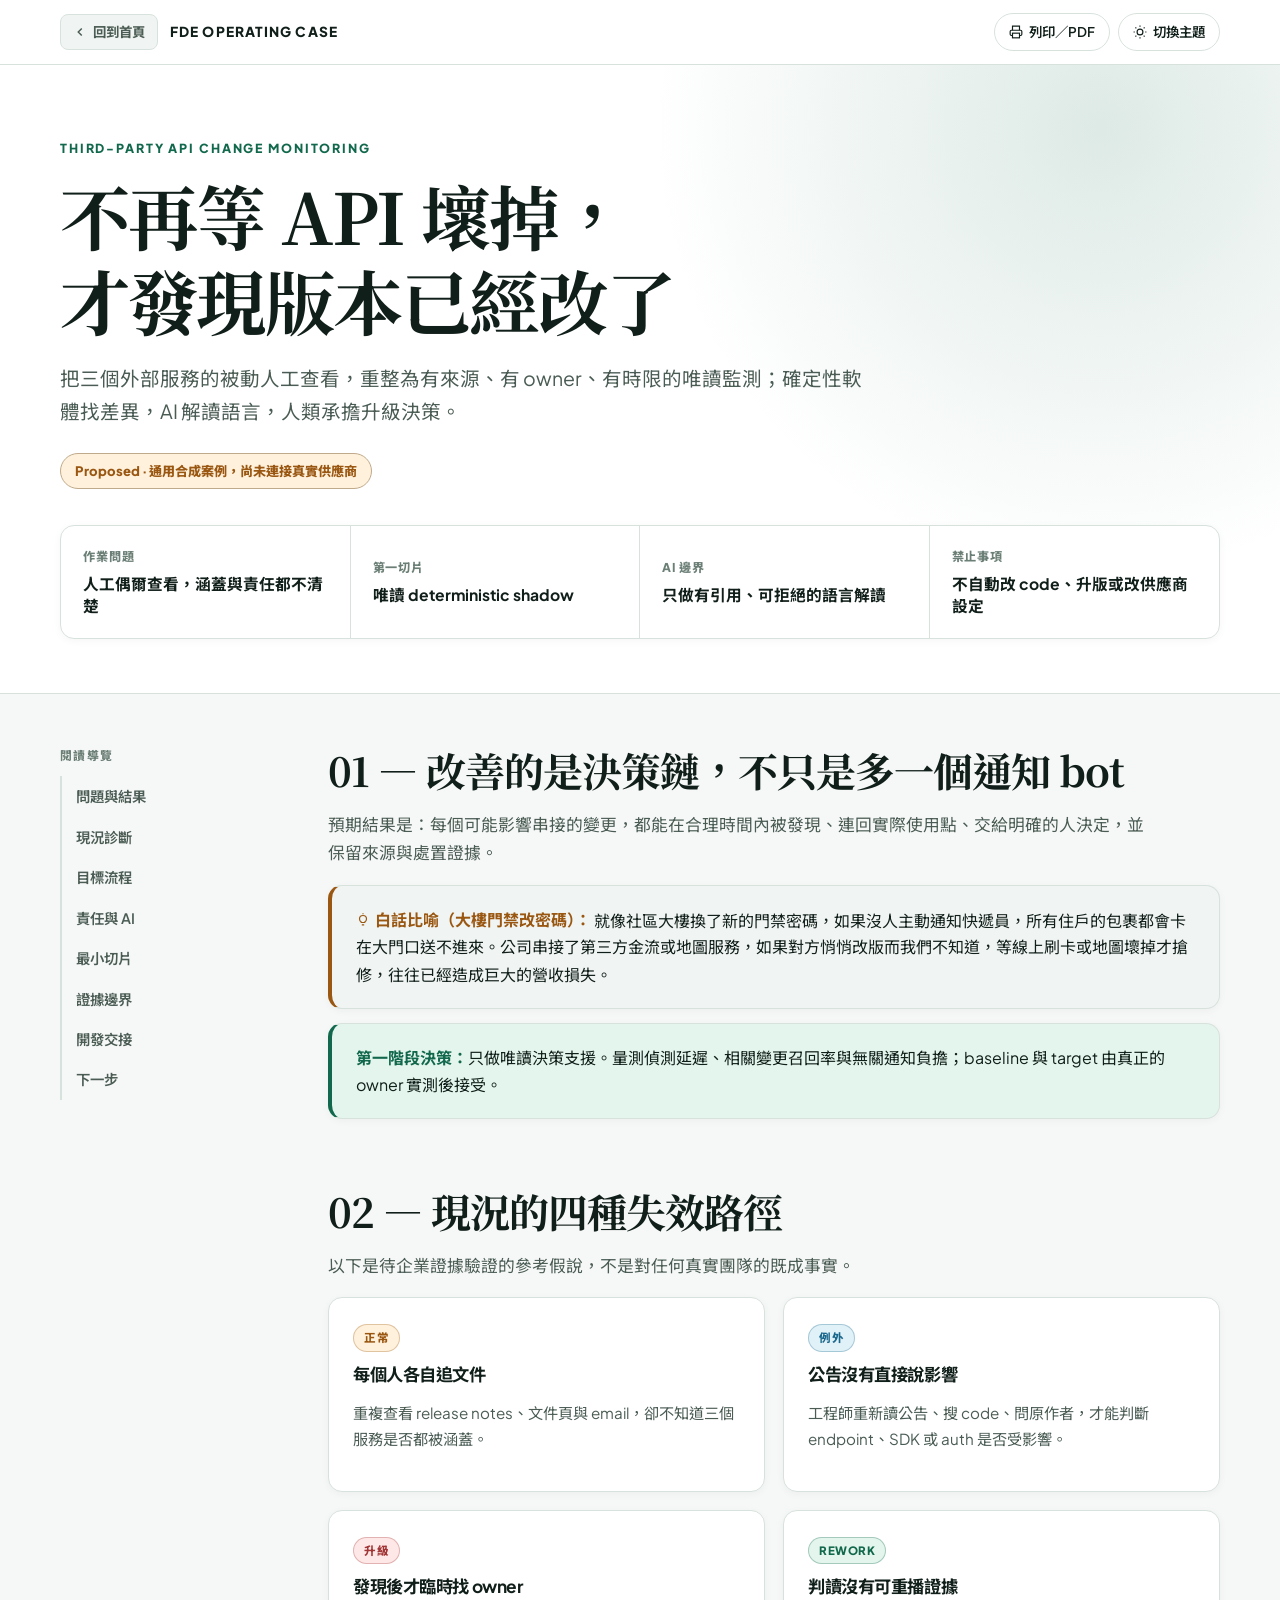
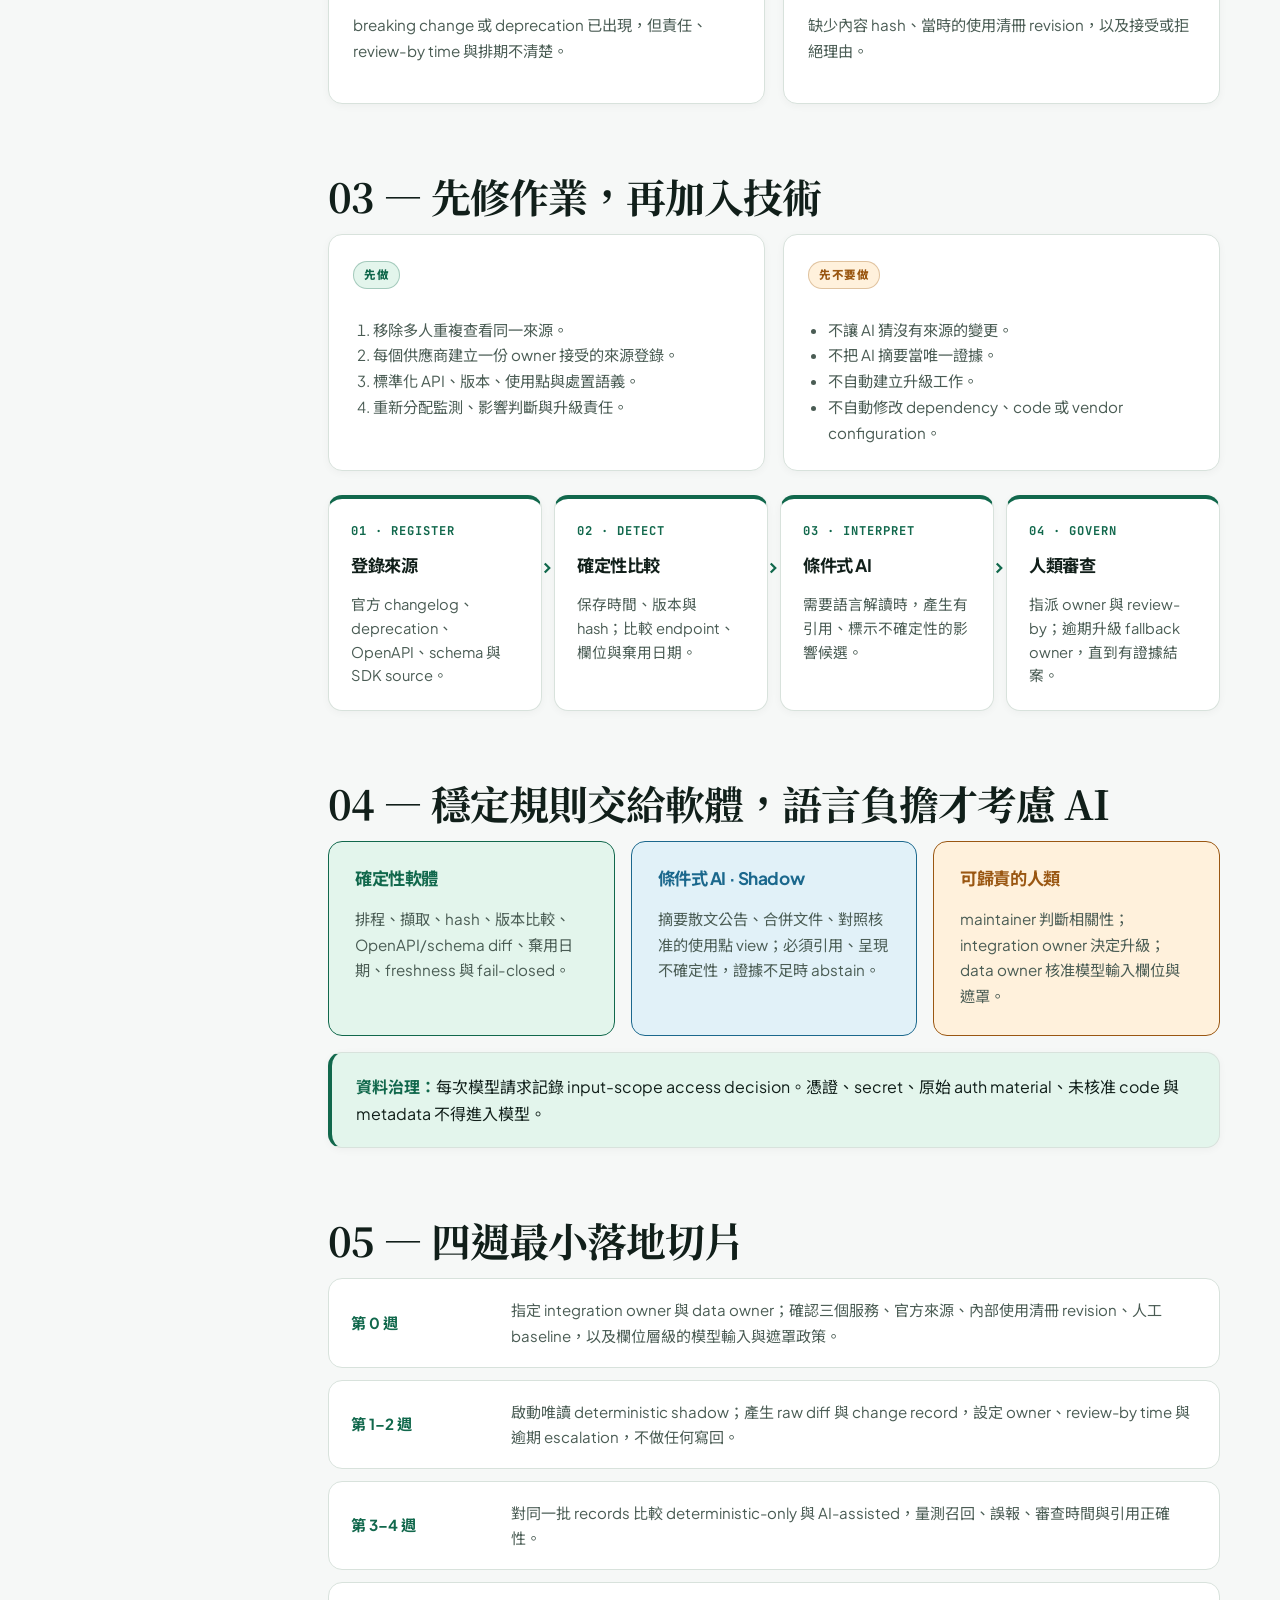
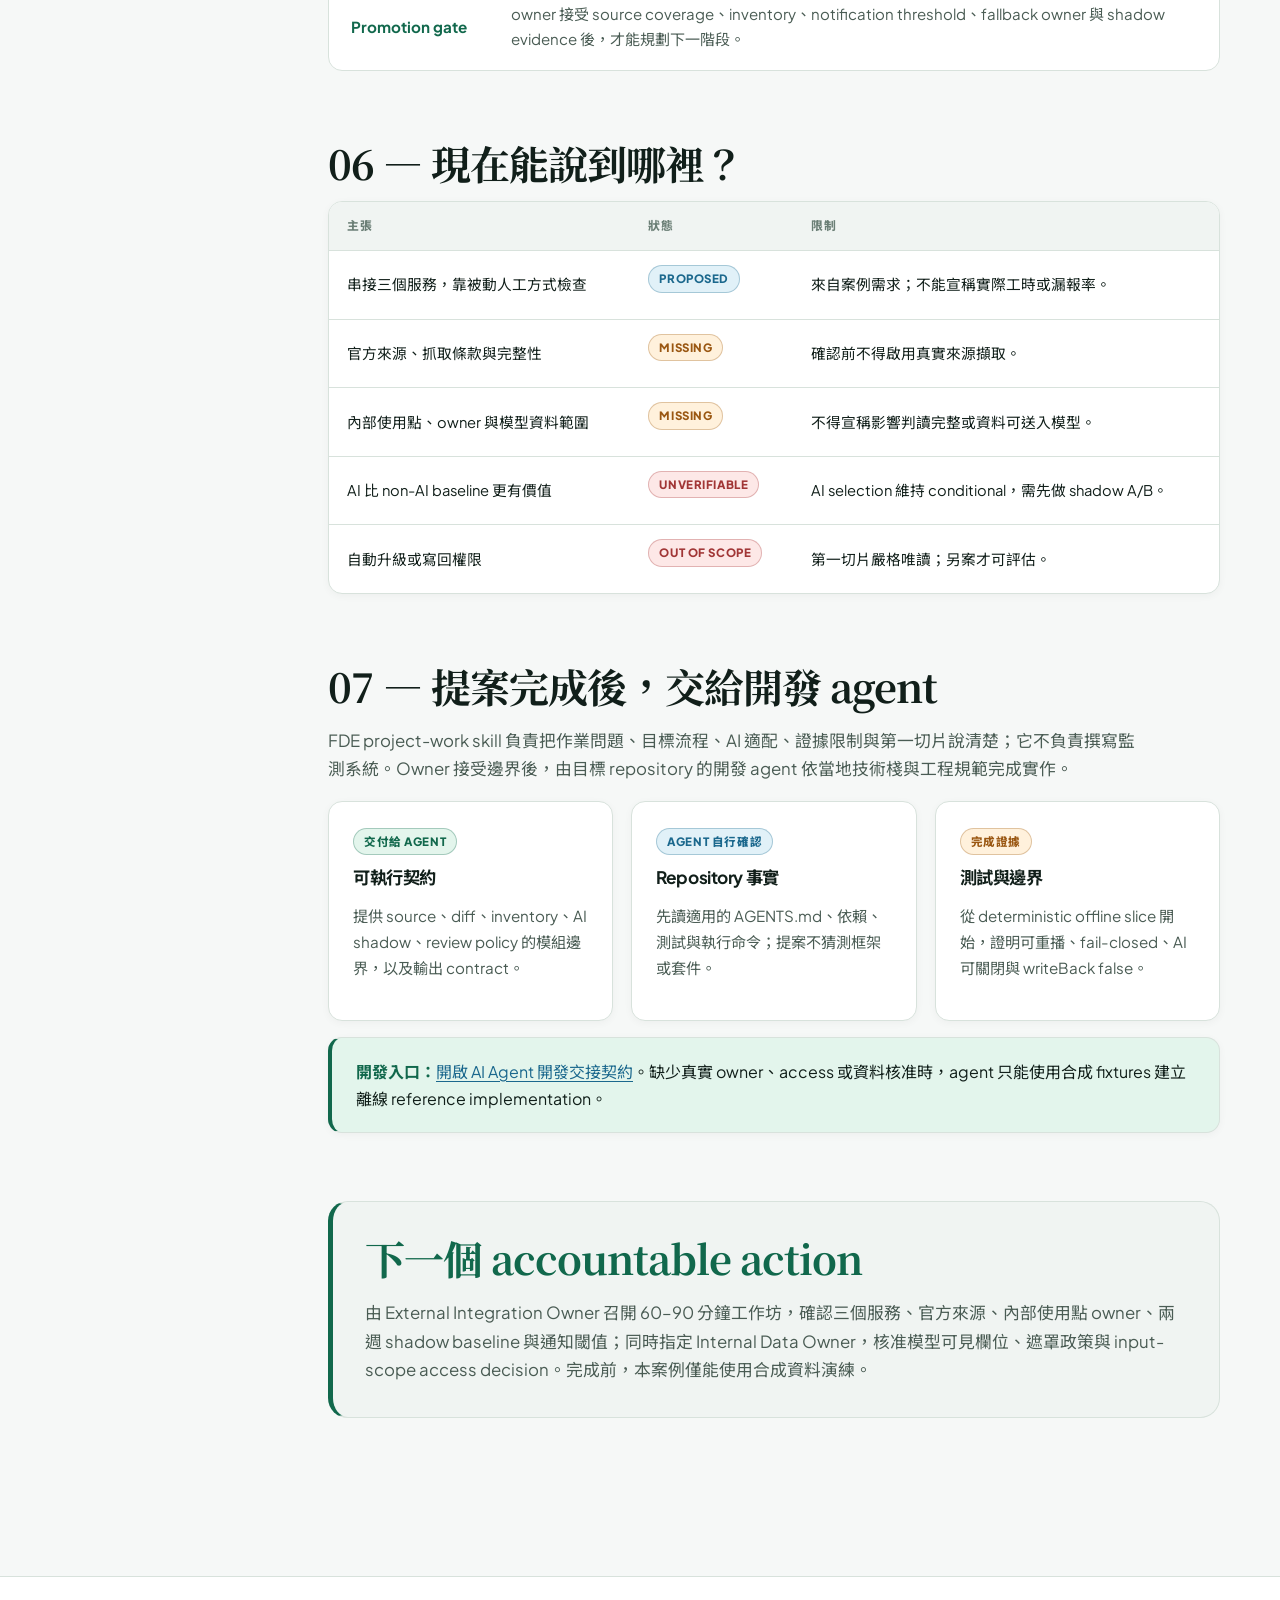
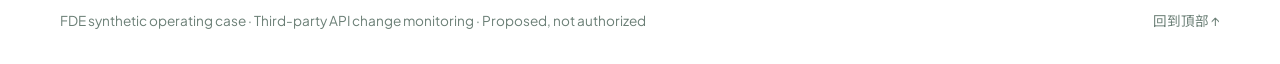
<file: examples/third-party-api-change-monitoring/index.html>
<!doctype html>
<html lang="zh-Hant" data-theme="light">
<head>
  <meta charset="utf-8">
  <meta name="viewport" content="width=device-width, initial-scale=1">
  <meta name="description" content="第三方 API 版本更新監測的 FDE 落地案例：以確定性偵測、條件式 AI 解讀與人類治理取代被動人工查看。">
  <title>第三方 API 變更監測｜FDE 落地案例</title>
  <link rel="preconnect" href="https://fonts.googleapis.com">
  <link rel="preconnect" href="https://fonts.gstatic.com" crossorigin>
  <link href="https://fonts.googleapis.com/css2?family=JetBrains+Mono:wght@400;600;700&family=Noto+Sans+TC:wght@400;500;600;700;800&family=Noto+Serif+TC:wght@500;700;900&family=Plus+Jakarta+Sans:wght@400;500;600;700;800&display=swap" rel="stylesheet">
  <style>
    :root {
      color-scheme: light;
      --page: #f6f8f7;
      --surface: #ffffff;
      --surface-subtle: #f0f4f2;
      --ink: #111f1a;
      --ink-soft: #4a5c54;
      --muted: #6b7f76;
      --line: #d8e2dc;
      --line-subtle: #e8eee9;
      --green: #11684c;
      --green-soft: #e3f5ec;
      --blue: #1b688d;
      --blue-soft: #e1f1f8;
      --amber: #9a5712;
      --amber-soft: #fff1dc;
      --red: #a13636;
      --red-soft: #fde8e7;
      --shadow-sm: 0 2px 8px rgba(17,31,26,.04);
      --shadow-md: 0 12px 32px rgba(17,31,26,.08);
      --radius-sm: 8px;
      --radius-md: 14px;
      --radius-lg: 20px;
      --sans: "Plus Jakarta Sans", "Noto Sans TC", -apple-system, BlinkMacSystemFont, "Segoe UI", sans-serif;
      --serif: "Noto Serif TC", Georgia, serif;
      --mono: "JetBrains Mono", ui-monospace, SFMono-Regular, monospace;
    }
    html[data-theme="dark"] {
      color-scheme: dark;
      --page: #0b1511;
      --surface: #12211b;
      --surface-subtle: #172c24;
      --ink: #ecf6f1;
      --ink-soft: #a6bcb2;
      --muted: #7d968b;
      --line: #243c31;
      --line-subtle: #1a2f26;
      --green: #5cdca8;
      --green-soft: #123b2c;
      --blue: #6ec0ea;
      --blue-soft: #13384a;
      --amber: #f4be67;
      --amber-soft: #3d2a10;
      --red: #ff918c;
      --red-soft: #421e1e;
      --shadow-sm: 0 2px 8px rgba(0,0,0,.2);
      --shadow-md: 0 16px 36px rgba(0,0,0,.35);
    }
    * { box-sizing: border-box; }
    html { scroll-behavior: smooth; }
    body {
      margin: 0;
      background: var(--page);
      color: var(--ink);
      font-family: var(--sans);
      line-height: 1.7;
      -webkit-font-smoothing: antialiased;
    }
    a { color: var(--blue); text-underline-offset: 3px; }
    button { font: inherit; }
    code {
      font-family: var(--mono);
      font-size: 0.88em;
      background: var(--surface-subtle);
      border: 1px solid var(--line);
      border-radius: 4px;
      padding: 0.1em 0.35em;
    }
    .shell { width: min(1160px, calc(100% - 36px)); margin: auto; }
    .topbar {
      position: sticky;
      top: 0;
      z-index: 30;
      border-bottom: 1px solid var(--line);
      background: color-mix(in srgb, var(--surface) 92%, transparent);
      backdrop-filter: blur(14px);
    }
    .topbar .shell {
      min-height: 64px;
      display: flex;
      align-items: center;
      justify-content: space-between;
      gap: 16px;
    }
    .brand-wrap {
      display: flex;
      align-items: center;
      gap: 12px;
    }
    .back-btn {
      display: inline-flex;
      align-items: center;
      gap: 6px;
      padding: 6px 12px;
      border-radius: var(--radius-sm);
      background: var(--surface-subtle);
      border: 1px solid var(--line);
      color: var(--ink-soft);
      font-size: 0.84rem;
      font-weight: 700;
      text-decoration: none;
      transition: all 0.15s ease;
    }
    .back-btn:hover {
      background: var(--green-soft);
      color: var(--green);
      border-color: var(--green);
    }
    .brand {
      color: var(--ink);
      font-size: 0.86rem;
      font-weight: 800;
      letter-spacing: 0.08em;
      text-decoration: none;
      text-transform: uppercase;
    }
    .actions { display: flex; gap: 8px; align-items: center; }
    .actions button {
      border: 1px solid var(--line);
      border-radius: 999px;
      background: var(--surface);
      color: var(--ink);
      padding: 7px 14px;
      font-size: 0.84rem;
      font-weight: 600;
      cursor: pointer;
      display: inline-flex;
      align-items: center;
      gap: 6px;
      transition: all 0.15s ease;
    }
    .actions button:hover {
      border-color: var(--green);
      color: var(--green);
    }
    .hero {
      border-bottom: 1px solid var(--line);
      background: radial-gradient(circle at 86% 10%, color-mix(in srgb, var(--green) 14%, transparent), transparent 28rem), var(--surface);
    }
    .hero .shell { padding: 68px 0 54px; }
    .eyebrow {
      margin: 0 0 14px;
      color: var(--green);
      font-size: 0.78rem;
      font-weight: 800;
      letter-spacing: 0.15em;
      text-transform: uppercase;
      display: inline-flex;
      align-items: center;
      gap: 6px;
    }
    h1, h2, h3 { margin-top: 0; line-height: 1.2; letter-spacing: -0.025em; }
    h1 {
      max-width: 900px;
      margin-bottom: 20px;
      font-family: var(--serif);
      font-size: clamp(2.4rem, 5.5vw, 4.4rem);
      font-weight: 700;
      color: var(--ink);
    }
    h2 {
      margin-bottom: 14px;
      font-family: var(--serif);
      font-size: clamp(1.7rem, 3.5vw, 2.5rem);
      font-weight: 700;
      color: var(--ink);
    }
    h3 { font-size: 1.08rem; font-weight: 700; color: var(--ink); }
    .lede { max-width: 820px; margin: 0; color: var(--ink-soft); font-size: clamp(1.05rem, 1.8vw, 1.22rem); line-height: 1.7; }
    .status {
      display: inline-flex;
      align-items: center;
      gap: 6px;
      margin-top: 24px;
      border: 1px solid color-mix(in srgb, var(--amber) 40%, var(--line));
      border-radius: 999px;
      background: var(--amber-soft);
      color: var(--amber);
      padding: 6px 14px;
      font-size: 0.82rem;
      font-weight: 800;
    }
    .summary {
      display: grid;
      grid-template-columns: repeat(4, 1fr);
      margin-top: 36px;
      border: 1px solid var(--line);
      border-radius: var(--radius-md);
      overflow: hidden;
      background: var(--surface);
      box-shadow: var(--shadow-sm);
    }
    .summary div {
      min-height: 110px;
      padding: 20px 22px;
      border-right: 1px solid var(--line);
      display: flex;
      flex-direction: column;
      justify-content: center;
    }
    .summary div:last-child { border-right: 0; }
    .summary small { display: block; margin-bottom: 6px; color: var(--muted); font-size: 0.76rem; font-weight: 800; text-transform: uppercase; letter-spacing: 0.08em; }
    .summary strong { display: block; line-height: 1.45; font-size: 0.98rem; color: var(--ink); }
    .layout { display: grid; grid-template-columns: 220px minmax(0, 1fr); gap: 48px; padding: 52px 0 90px; }
    nav { position: sticky; top: 88px; align-self: start; }
    nav p { margin: 0 0 10px; color: var(--muted); font-size: 0.74rem; font-weight: 800; letter-spacing: 0.12em; text-transform: uppercase; }
    nav a { display: block; border-left: 2px solid var(--line); color: var(--ink-soft); padding: 8px 14px; font-size: 0.9rem; text-decoration: none; font-weight: 600; transition: all 0.15s ease; }
    nav a:hover { border-color: var(--green); color: var(--green); transform: translateX(3px); }
    main { min-width: 0; }
    section { scroll-margin-top: 88px; margin-bottom: 68px; }
    .intro { max-width: 820px; color: var(--ink-soft); font-size: 1.05rem; line-height: 1.7; }
    .callout, .card, .flow-step, .evidence-wrap {
      border: 1px solid var(--line);
      border-radius: var(--radius-md);
      background: var(--surface);
      box-shadow: var(--shadow-sm);
    }
    .callout {
      border-left: 4px solid var(--green);
      background: var(--green-soft);
      padding: 20px 24px;
      color: var(--ink);
    }
    .callout strong { color: var(--green); }
    .grid-2, .grid-3 { display: grid; gap: 18px; }
    .grid-2 { grid-template-columns: repeat(2, 1fr); }
    .grid-3 { grid-template-columns: repeat(3, 1fr); }
    .card {
      padding: 24px;
      transition: transform 0.15s ease, box-shadow 0.15s ease;
    }
    .card:hover {
      transform: translateY(-2px);
      box-shadow: var(--shadow-md);
    }
    .card h3 { margin-bottom: 8px; }
    .card p, .card li { color: var(--ink-soft); font-size: 0.95rem; }
    .card ul, .card ol { margin-bottom: 0; padding-left: 1.25rem; }
    .tag {
      display: inline-block;
      margin-bottom: 12px;
      border-radius: 999px;
      padding: 3px 10px;
      font-size: 0.72rem;
      font-weight: 800;
      letter-spacing: 0.05em;
      text-transform: uppercase;
    }
    .green { background: var(--green-soft); color: var(--green); border: 1px solid color-mix(in srgb, var(--green) 30%, transparent); }
    .blue { background: var(--blue-soft); color: var(--blue); border: 1px solid color-mix(in srgb, var(--blue) 30%, transparent); }
    .amber { background: var(--amber-soft); color: var(--amber); border: 1px solid color-mix(in srgb, var(--amber) 30%, transparent); }
    .red { background: var(--red-soft); color: var(--red); border: 1px solid color-mix(in srgb, var(--red) 30%, transparent); }
    .flow { display: grid; grid-template-columns: repeat(4, 1fr); gap: 12px; margin-top: 24px; }
    .flow-step {
      position: relative;
      min-height: 180px;
      padding: 22px;
      border-top: 4px solid var(--green);
    }
    .flow-step b {
      display: block;
      margin-bottom: 14px;
      color: var(--green);
      font-family: var(--mono);
      font-size: 0.76rem;
      letter-spacing: 0.08em;
    }
    .flow-step p { margin: 0; font-size: 0.92rem; color: var(--ink-soft); line-height: 1.6; }
    .flow-step:not(:last-child)::after {
      content: "";
      position: absolute;
      right: -15px;
      top: 60px;
      z-index: 2;
      width: 18px;
      height: 18px;
      background-image: url("data:image/svg+xml,%3Csvg xmlns='http://www.w3.org/2000/svg' viewBox='0 0 24 24' fill='none' stroke='%2311684c' stroke-width='3'%3E%3Cpolyline points='9 18 15 12 9 6'/%3E%3C/svg%3E");
      background-size: contain;
      background-repeat: no-repeat;
    }
    .roles { display: grid; grid-template-columns: repeat(3, 1fr); gap: 16px; }
    .role { border-radius: var(--radius-md); padding: 26px; border: 1px solid var(--line); }
    .role.software { background: var(--green-soft); border-color: var(--green); }
    .role.software h3 { color: var(--green); }
    .role.ai { border-color: var(--blue); background: var(--blue-soft); }
    .role.ai h3 { color: var(--blue); }
    .role.human { border-color: var(--amber); background: var(--amber-soft); }
    .role.human h3 { color: var(--amber); }
    .role p { margin-bottom: 0; color: var(--ink-soft); font-size: 0.95rem; }
    .timeline { display: grid; gap: 12px; }
    .phase {
      display: grid;
      grid-template-columns: 140px 1fr;
      gap: 20px;
      border: 1px solid var(--line);
      border-radius: var(--radius-md);
      background: var(--surface);
      padding: 18px 22px;
      align-items: center;
    }
    .phase strong { color: var(--green); font-size: 0.95rem; }
    .phase p { margin: 0; color: var(--ink-soft); font-size: 0.94rem; }
    .evidence-wrap { overflow-x: auto; }
    table { width: 100%; min-width: 680px; border-collapse: collapse; font-size: 0.92rem; }
    th, td { border-bottom: 1px solid var(--line); padding: 14px 18px; text-align: left; vertical-align: middle; }
    th { color: var(--muted); font-size: 0.74rem; font-weight: 800; letter-spacing: 0.08em; text-transform: uppercase; background: var(--surface-subtle); }
    tr:last-child td { border-bottom: 0; }
    .next {
      border-radius: var(--radius-lg);
      background: var(--surface-subtle);
      border: 1px solid var(--line);
      border-left: 5px solid var(--green);
      padding: 32px;
    }
    .next h2 { font-family: var(--serif); color: var(--green); margin-bottom: 10px; }
    .next p { max-width: 860px; margin-bottom: 0; font-size: 1.05rem; color: var(--ink-soft); }
    footer { border-top: 1px solid var(--line); background: var(--surface); }
    footer .shell { padding: 32px 0; color: var(--muted); font-size: 0.85rem; display: flex; justify-content: space-between; align-items: center; }
    @media (max-width: 900px) {
      .summary, .flow { grid-template-columns: repeat(2, 1fr); }
      .summary div:nth-child(2) { border-right: 0; }
      .summary div:nth-child(-n+2) { border-bottom: 1px solid var(--line); }
      .flow-step:nth-child(2)::after { display: none; }
      .layout { grid-template-columns: 1fr; }
      nav { position: static; display: grid; grid-template-columns: repeat(3, 1fr); }
      nav p { grid-column: 1/-1; }
      .roles, .grid-3 { grid-template-columns: 1fr; }
    }
    @media (max-width: 600px) {
      .hero .shell { padding-top: 48px; }
      .summary, .flow, .grid-2 { grid-template-columns: 1fr; }
      .summary div { border-right: 0; border-bottom: 1px solid var(--line); }
      .summary div:last-child { border-bottom: 0; }
      .flow-step::after { display: none!important; }
      nav { grid-template-columns: repeat(2, 1fr); }
      .phase { grid-template-columns: 1fr; gap: 4px; }
      .actions button:first-child { display: none; }
      footer .shell { flex-direction: column; gap: 12px; text-align: center; }
    }
    @media print {
      @page { size: A4; margin: 13mm; }
      body { background: #fff; color: #111; font-size: 9.5pt; }
      .topbar, nav { display: none; }
      .shell { width: 100%; }
      .hero .shell { padding: 10mm 0 6mm; }
      h1 { font-size: 28pt; }
      .layout { display: block; padding: 8mm 0; }
      section { margin-bottom: 10mm; break-inside: avoid; }
      .summary, .flow, .roles, .grid-3 { grid-template-columns: repeat(2, 1fr); }
      .flow-step::after { display: none!important; }
      .card, .callout, .flow-step, .evidence-wrap { box-shadow: none; break-inside: avoid; }
      table { min-width: 0; font-size: 7.5pt; }
      .next { background: #fff; color: #111; border: 1px solid var(--line); }
    }
  </style>
</head>
<body>
  <header class="topbar">
    <div class="shell">
      <div class="brand-wrap">
        <a class="back-btn" href="../../index.html">
          <svg width="14" height="14" viewBox="0 0 24 24" fill="none" stroke="currentColor" stroke-width="2.5"><polyline points="15 18 9 12 15 6"/></svg>
          回到首頁
        </a>
        <a class="brand" href="#top">FDE Operating Case</a>
      </div>
      <div class="actions">
        <button type="button" onclick="window.print()">
          <svg width="14" height="14" viewBox="0 0 24 24" fill="none" stroke="currentColor" stroke-width="2"><polyline points="6 9 6 2 18 2 18 9"/><path d="M6 18H4a2 2 0 0 1-2-2v-5a2 2 0 0 1 2-2h16a2 2 0 0 1 2 2v5a2 2 0 0 1-2 2h-2"/><rect x="6" y="14" width="12" height="8"/></svg>
          列印／PDF
        </button>
        <button id="themeButton" type="button" aria-label="切換主題">
          <svg width="14" height="14" viewBox="0 0 24 24" fill="none" stroke="currentColor" stroke-width="2"><circle cx="12" cy="12" r="5"/><line x1="12" y1="1" x2="12" y2="3"/><line x1="12" y1="21" x2="12" y2="23"/><line x1="4.22" y1="4.22" x2="5.64" y2="5.64"/><line x1="18.36" y1="18.36" x2="19.78" y2="19.78"/><line x1="1" y1="12" x2="3" y2="12"/><line x1="21" y1="12" x2="23" y2="12"/><line x1="4.22" y1="19.78" x2="5.64" y2="18.36"/><line x1="18.36" y1="5.64" x2="19.78" y2="4.22"/></svg>
          切換主題
        </button>
      </div>
    </div>
  </header>

  <div class="hero" id="top">
    <div class="shell">
      <p class="eyebrow">Third-party API change monitoring</p>
      <h1>不再等 API 壞掉，<br>才發現版本已經改了</h1>
      <p class="lede">把三個外部服務的被動人工查看，重整為有來源、有 owner、有時限的唯讀監測；確定性軟體找差異，AI 解讀語言，人類承擔升級決策。</p>
      <div class="status">Proposed · 通用合成案例，尚未連接真實供應商</div>
      <div class="summary">
        <div><small>作業問題</small><strong>人工偶爾查看，涵蓋與責任都不清楚</strong></div>
        <div><small>第一切片</small><strong>唯讀 deterministic shadow</strong></div>
        <div><small>AI 邊界</small><strong>只做有引用、可拒絕的語言解讀</strong></div>
        <div><small>禁止事項</small><strong>不自動改 code、升版或改供應商設定</strong></div>
      </div>
    </div>
  </div>

  <div class="shell layout">
    <nav aria-label="案例章節">
      <p>閱讀導覽</p>
      <a href="#problem">問題與結果</a>
      <a href="#diagnosis">現況診斷</a>
      <a href="#workflow">目標流程</a>
      <a href="#roles">責任與 AI</a>
      <a href="#slice">最小切片</a>
      <a href="#evidence">證據邊界</a>
      <a href="#handoff">開發交接</a>
      <a href="#next">下一步</a>
    </nav>

    <main>
      <section id="problem">
        <h2>01 — 改善的是決策鏈，不只是多一個通知 bot</h2>
        <p class="intro">預期結果是：每個可能影響串接的變更，都能在合理時間內被發現、連回實際使用點、交給明確的人決定，並保留來源與處置證據。</p>
        <div class="callout" style="margin-bottom:14px; background:var(--surface-subtle); border-left:4px solid var(--amber);">
          <strong style="color:var(--amber); display:inline-flex; align-items:center; gap:5px;">
            <svg width="14" height="14" viewBox="0 0 24 24" fill="none" stroke="currentColor" stroke-width="2"><path d="M9 18h6M10 22h4M12 2v2M12 6a6 6 0 0 0-6 6c0 2.22 1.21 4.16 3 5.2V18h6v-.8c1.79-1.04 3-2.98 3-5.2a6 6 0 0 0-6-6z"/></svg>
            白話比喻（大樓門禁改密碼）：
          </strong>
          就像社區大樓換了新的門禁密碼，如果沒人主動通知快遞員，所有住戶的包裹都會卡在大門口送不進來。公司串接了第三方金流或地圖服務，如果對方悄悄改版而我們不知道，等線上刷卡或地圖壞掉才搶修，往往已經造成巨大的營收損失。
        </div>
        <div class="callout"><strong>第一階段決策：</strong>只做唯讀決策支援。量測偵測延遲、相關變更召回率與無關通知負擔；baseline 與 target 由真正的 owner 實測後接受。</div>
      </section>

      <section id="diagnosis">
        <h2>02 — 現況的四種失效路徑</h2>
        <p class="intro">以下是待企業證據驗證的參考假說，不是對任何真實團隊的既成事實。</p>
        <div class="grid-2">
          <article class="card"><span class="tag amber">正常</span><h3>每個人各自追文件</h3><p>重複查看 release notes、文件頁與 email，卻不知道三個服務是否都被涵蓋。</p></article>
          <article class="card"><span class="tag blue">例外</span><h3>公告沒有直接說影響</h3><p>工程師重新讀公告、搜 code、問原作者，才能判斷 endpoint、SDK 或 auth 是否受影響。</p></article>
          <article class="card"><span class="tag red">升級</span><h3>發現後才臨時找 owner</h3><p>breaking change 或 deprecation 已出現，但責任、review-by time 與排期不清楚。</p></article>
          <article class="card"><span class="tag green">Rework</span><h3>判讀沒有可重播證據</h3><p>缺少內容 hash、當時的使用清冊 revision，以及接受或拒絕理由。</p></article>
        </div>
      </section>

      <section id="workflow">
        <h2>03 — 先修作業，再加入技術</h2>
        <div class="grid-2">
          <article class="card"><span class="tag green">先做</span><ol><li>移除多人重複查看同一來源。</li><li>每個供應商建立一份 owner 接受的來源登錄。</li><li>標準化 API、版本、使用點與處置語義。</li><li>重新分配監測、影響判斷與升級責任。</li></ol></article>
          <article class="card"><span class="tag amber">先不要做</span><ul><li>不讓 AI 猜沒有來源的變更。</li><li>不把 AI 摘要當唯一證據。</li><li>不自動建立升級工作。</li><li>不自動修改 dependency、code 或 vendor configuration。</li></ul></article>
        </div>
        <div class="flow" aria-label="目標工作流程">
          <article class="flow-step"><b>01 · REGISTER</b><h3>登錄來源</h3><p>官方 changelog、deprecation、OpenAPI、schema 與 SDK source。</p></article>
          <article class="flow-step"><b>02 · DETECT</b><h3>確定性比較</h3><p>保存時間、版本與 hash；比較 endpoint、欄位與棄用日期。</p></article>
          <article class="flow-step"><b>03 · INTERPRET</b><h3>條件式 AI</h3><p>需要語言解讀時，產生有引用、標示不確定性的影響候選。</p></article>
          <article class="flow-step"><b>04 · GOVERN</b><h3>人類審查</h3><p>指派 owner 與 review-by；逾期升級 fallback owner，直到有證據結案。</p></article>
        </div>
      </section>

      <section id="roles">
        <h2>04 — 穩定規則交給軟體，語言負擔才考慮 AI</h2>
        <div class="roles">
          <article class="role software"><h3>確定性軟體</h3><p>排程、擷取、hash、版本比較、OpenAPI/schema diff、棄用日期、freshness 與 fail-closed。</p></article>
          <article class="role ai"><h3>條件式 AI · Shadow</h3><p>摘要散文公告、合併文件、對照核准的使用點 view；必須引用、呈現不確定性，證據不足時 abstain。</p></article>
          <article class="role human"><h3>可歸責的人類</h3><p>maintainer 判斷相關性；integration owner 決定升級；data owner 核准模型輸入欄位與遮罩。</p></article>
        </div>
        <div class="callout" style="margin-top:16px"><strong>資料治理：</strong>每次模型請求記錄 input-scope access decision。憑證、secret、原始 auth material、未核准 code 與 metadata 不得進入模型。</div>
      </section>

      <section id="slice">
        <h2>05 — 四週最小落地切片</h2>
        <div class="timeline">
          <article class="phase"><strong>第 0 週</strong><p>指定 integration owner 與 data owner；確認三個服務、官方來源、內部使用清冊 revision、人工 baseline，以及欄位層級的模型輸入與遮罩政策。</p></article>
          <article class="phase"><strong>第 1–2 週</strong><p>啟動唯讀 deterministic shadow；產生 raw diff 與 change record，設定 owner、review-by time 與逾期 escalation，不做任何寫回。</p></article>
          <article class="phase"><strong>第 3–4 週</strong><p>對同一批 records 比較 deterministic-only 與 AI-assisted，量測召回、誤報、審查時間與引用正確性。</p></article>
          <article class="phase"><strong>Promotion gate</strong><p>owner 接受 source coverage、inventory、notification threshold、fallback owner 與 shadow evidence 後，才能規劃下一階段。</p></article>
        </div>
      </section>

      <section id="evidence">
        <h2>06 — 現在能說到哪裡？</h2>
        <div class="evidence-wrap">
          <table>
            <thead><tr><th>主張</th><th>狀態</th><th>限制</th></tr></thead>
            <tbody>
              <tr><td>串接三個服務，靠被動人工方式檢查</td><td><span class="tag blue">proposed</span></td><td>來自案例需求；不能宣稱實際工時或漏報率。</td></tr>
              <tr><td>官方來源、抓取條款與完整性</td><td><span class="tag amber">missing</span></td><td>確認前不得啟用真實來源擷取。</td></tr>
              <tr><td>內部使用點、owner 與模型資料範圍</td><td><span class="tag amber">missing</span></td><td>不得宣稱影響判讀完整或資料可送入模型。</td></tr>
              <tr><td>AI 比 non-AI baseline 更有價值</td><td><span class="tag red">unverifiable</span></td><td>AI selection 維持 conditional，需先做 shadow A/B。</td></tr>
              <tr><td>自動升級或寫回權限</td><td><span class="tag red">out of scope</span></td><td>第一切片嚴格唯讀；另案才可評估。</td></tr>
            </tbody>
          </table>
        </div>
      </section>

      <section id="handoff">
        <h2>07 — 提案完成後，交給開發 agent</h2>
        <p class="intro">FDE project-work skill 負責把作業問題、目標流程、AI 適配、證據限制與第一切片說清楚；它不負責撰寫監測系統。Owner 接受邊界後，由目標 repository 的開發 agent 依當地技術棧與工程規範完成實作。</p>
        <div class="grid-3">
          <article class="card"><span class="tag green">交付給 agent</span><h3>可執行契約</h3><p>提供 source、diff、inventory、AI shadow、review policy 的模組邊界，以及輸出 contract。</p></article>
          <article class="card"><span class="tag blue">Agent 自行確認</span><h3>Repository 事實</h3><p>先讀適用的 AGENTS.md、依賴、測試與執行命令；提案不猜測框架或套件。</p></article>
          <article class="card"><span class="tag amber">完成證據</span><h3>測試與邊界</h3><p>從 deterministic offline slice 開始，證明可重播、fail-closed、AI 可關閉與 writeBack false。</p></article>
        </div>
        <div class="callout" style="margin-top:16px"><strong>開發入口：</strong><a href="artifacts/development-handoff.md">開啟 AI Agent 開發交接契約</a>。缺少真實 owner、access 或資料核准時，agent 只能使用合成 fixtures 建立離線 reference implementation。</div>
      </section>

      <section id="next" class="next">
        <h2>下一個 accountable action</h2>
        <p>由 External Integration Owner 召開 60–90 分鐘工作坊，確認三個服務、官方來源、內部使用點 owner、兩週 shadow baseline 與通知閾值；同時指定 Internal Data Owner，核准模型可見欄位、遮罩政策與 input-scope access decision。完成前，本案例僅能使用合成資料演練。</p>
      </section>
    </main>
  </div>

  <footer>
    <div class="shell">
      <span>FDE synthetic operating case · Third-party API change monitoring · Proposed, not authorized</span>
      <a href="#top" style="color:var(--muted); text-decoration:none;">回到頂部 ↑</a>
    </div>
  </footer>
  <script>
    const root = document.documentElement;
    const button = document.getElementById('themeButton');
    const saved = localStorage.getItem('third-party-api-monitoring-theme');
    if (saved === 'dark') root.dataset.theme = 'dark';
    if (button) {
      button.addEventListener('click', () => {
        const next = root.dataset.theme === 'dark' ? 'light' : 'dark';
        root.dataset.theme = next;
        localStorage.setItem('third-party-api-monitoring-theme', next);
      });
    }
  </script>
</body>
</html>
</file>
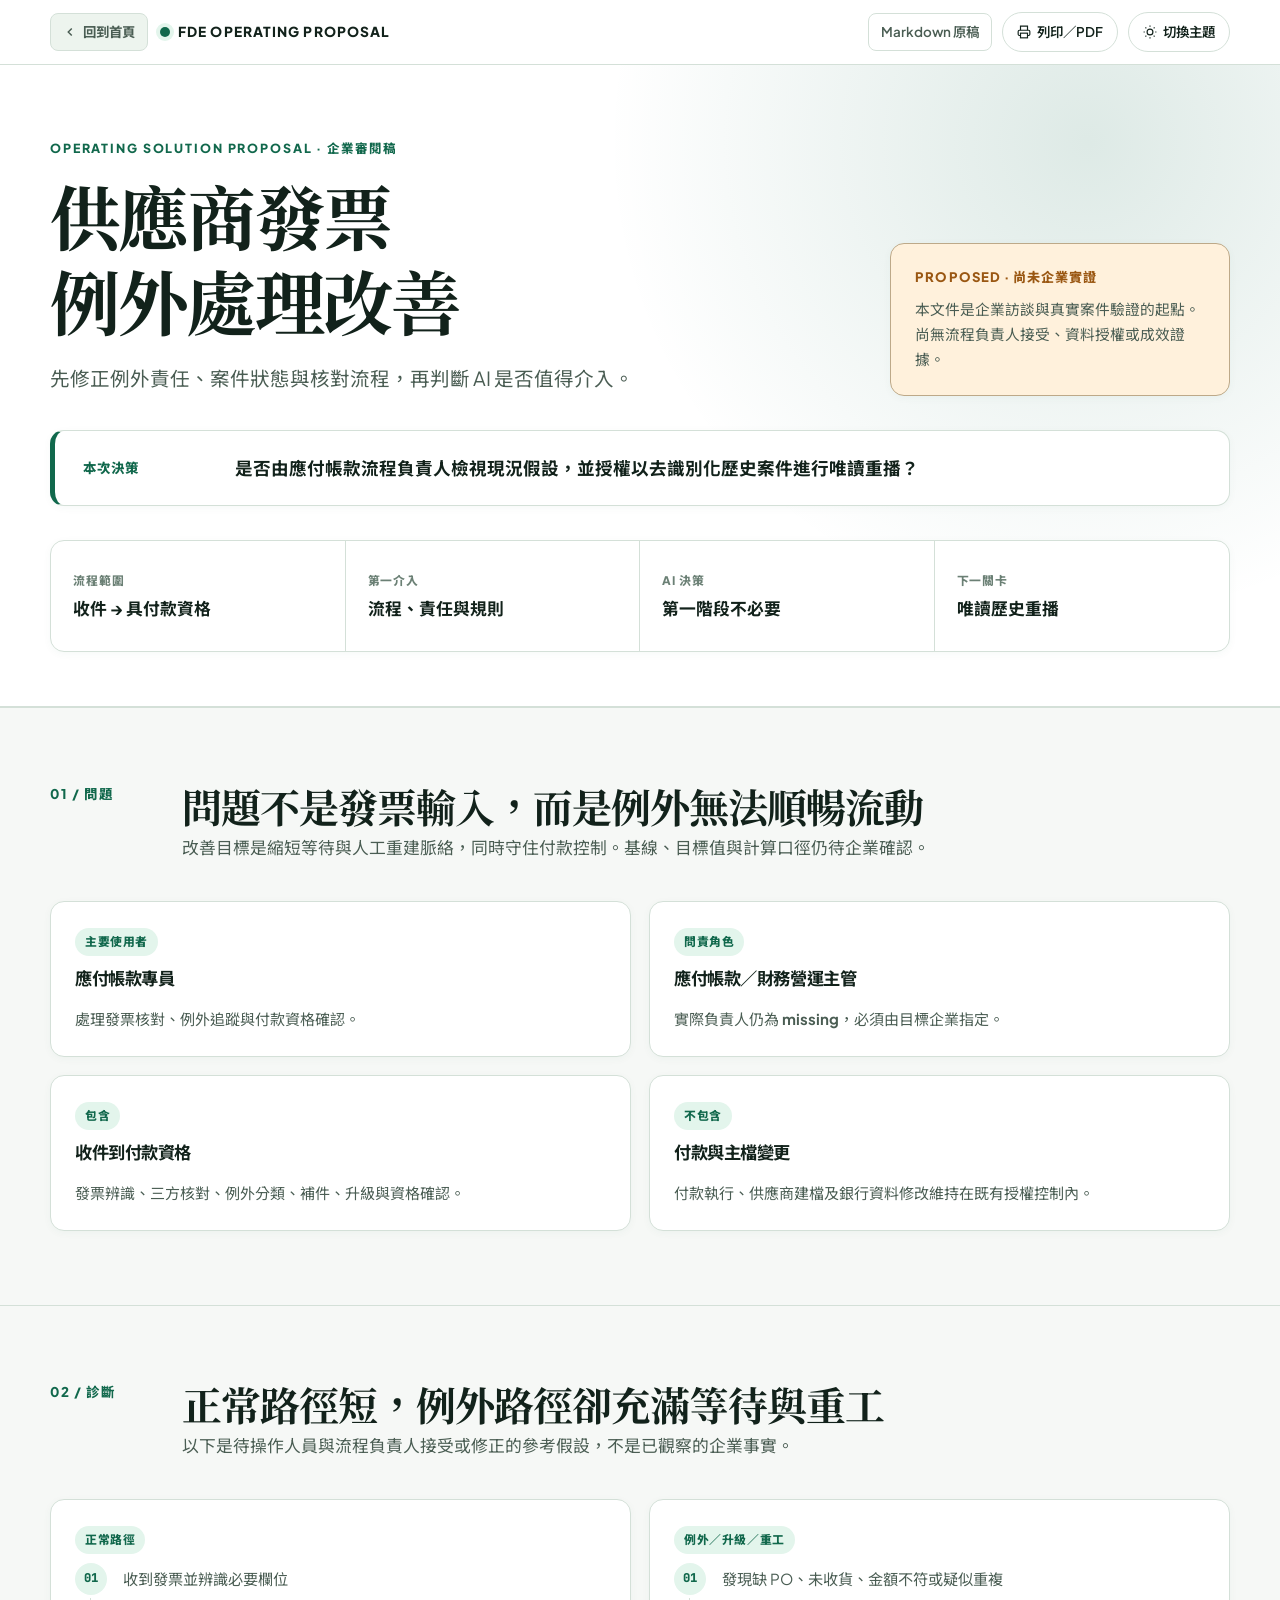
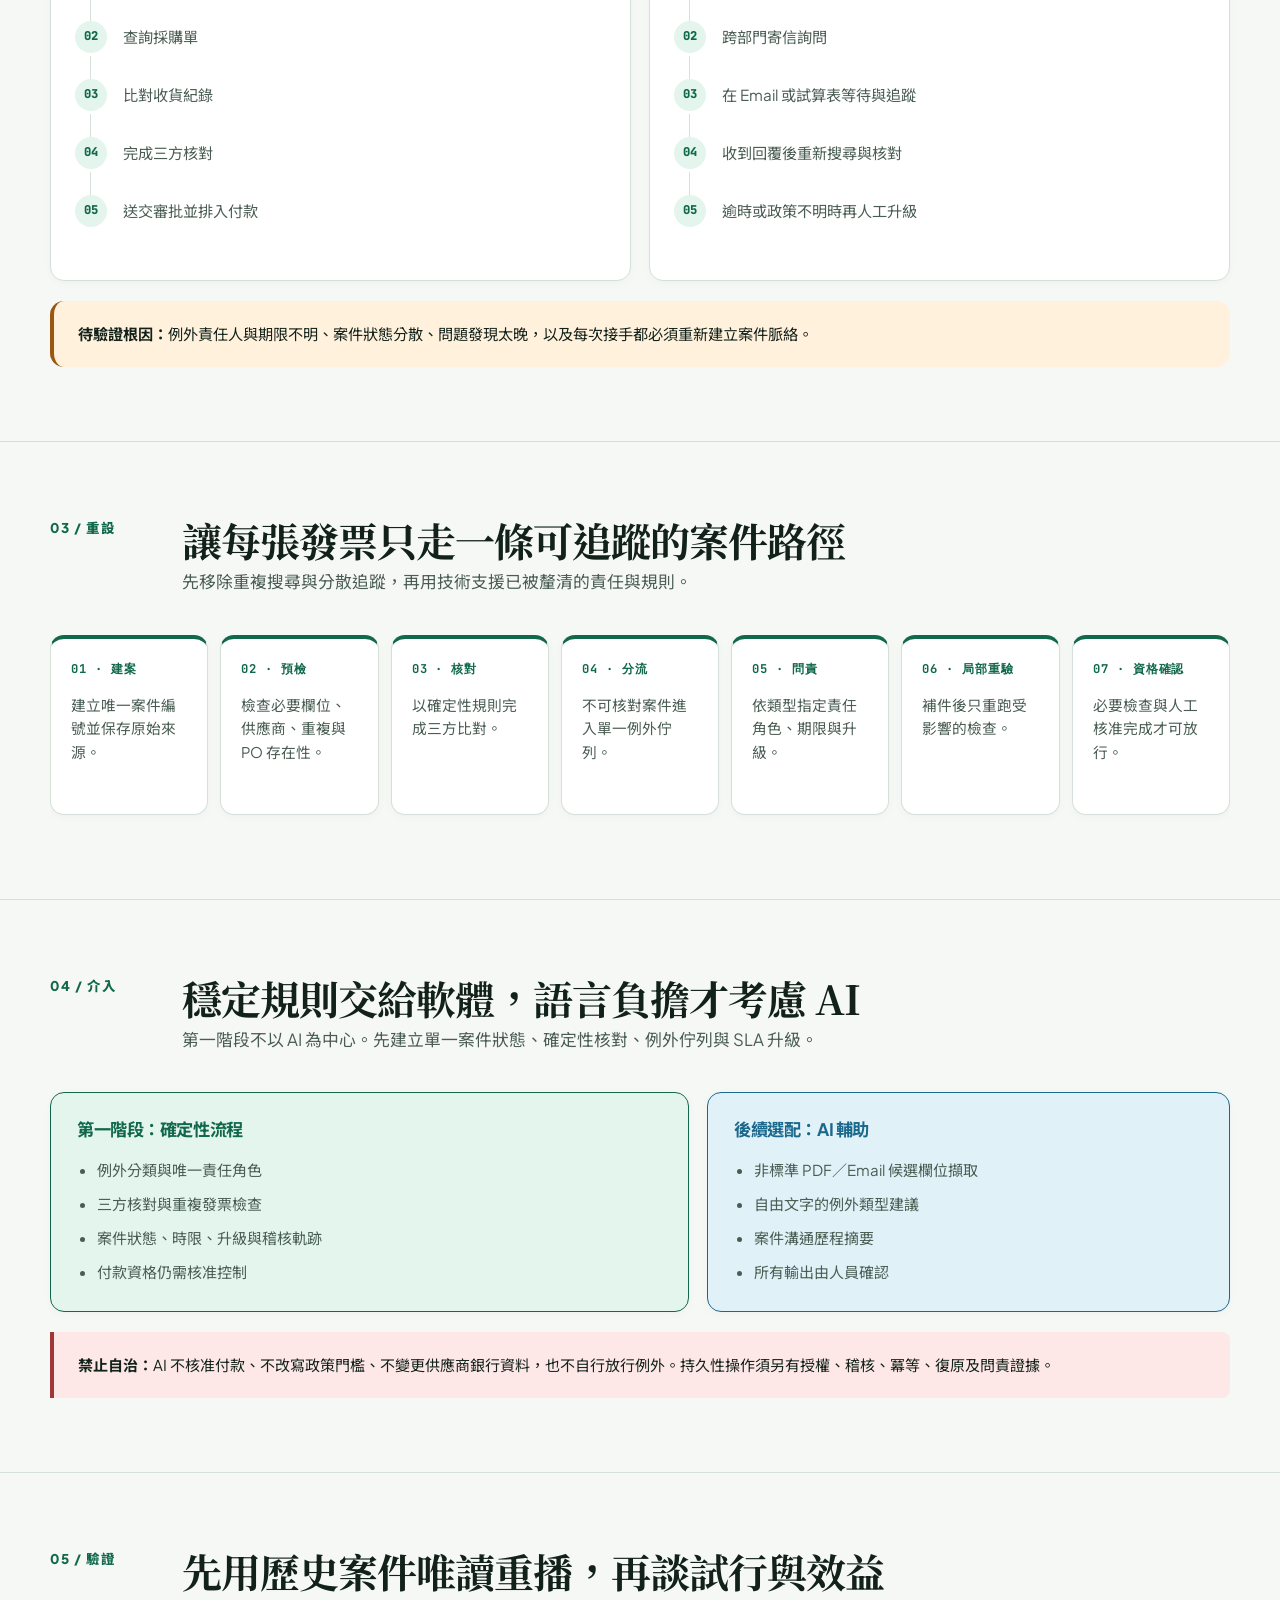
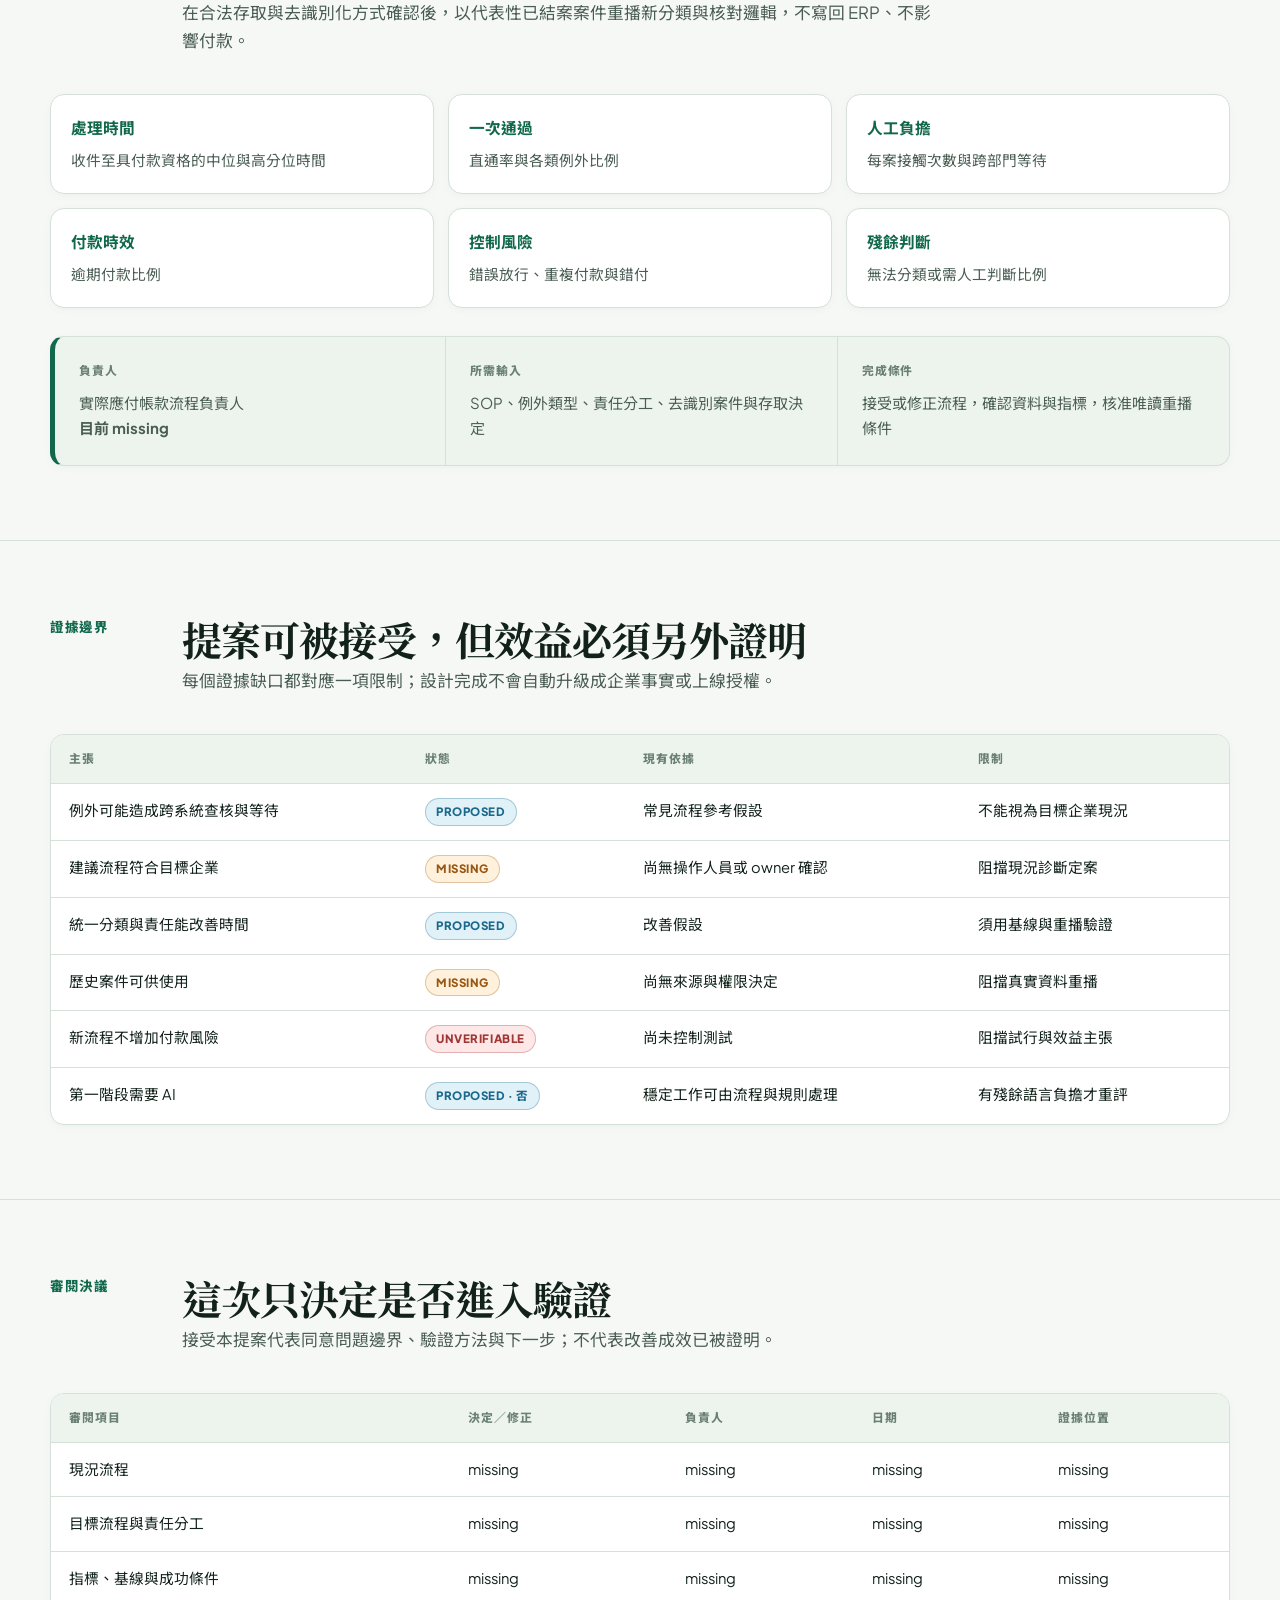
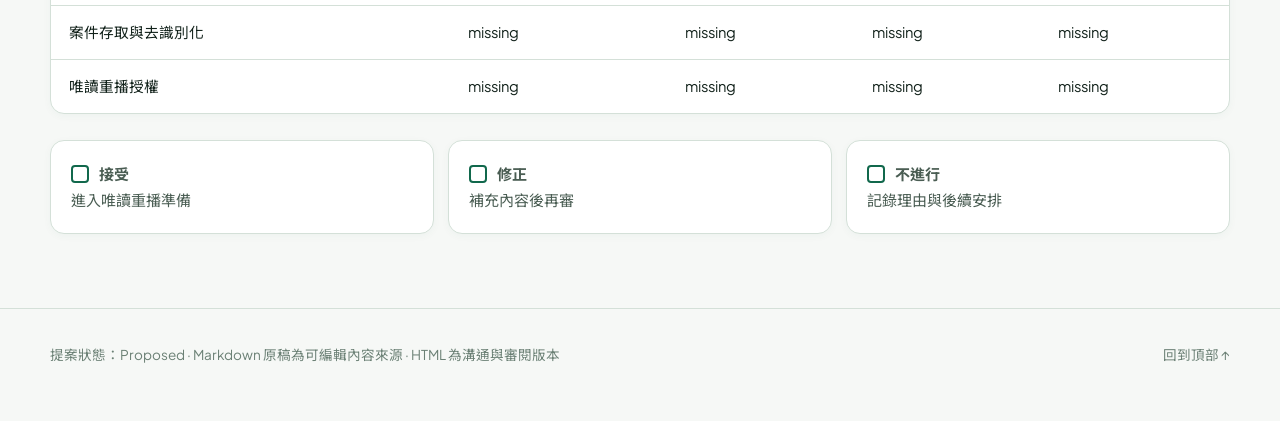
<file: examples/vendor-invoice-exception-proposal/index.html>
<!doctype html>
<html lang="zh-Hant" data-theme="light">
<head>
  <meta charset="utf-8">
  <meta name="viewport" content="width=device-width, initial-scale=1">
  <meta name="description" content="供應商發票例外處理改善提案：流程診斷、目標流程、介入決策與企業驗證設計。">
  <title>供應商發票例外處理改善提案</title>
  <link rel="preconnect" href="https://fonts.googleapis.com">
  <link rel="preconnect" href="https://fonts.gstatic.com" crossorigin>
  <link href="https://fonts.googleapis.com/css2?family=JetBrains+Mono:wght@400;600;700&family=Noto+Sans+TC:wght@400;500;600;700;800&family=Noto+Serif+TC:wght@500;700;900&family=Plus+Jakarta+Sans:wght@400;500;600;700;800&display=swap" rel="stylesheet">
  <style>
    :root {
      color-scheme: light;
      --page: #f6f8f6;
      --surface: #ffffff;
      --surface-subtle: #edf4ee;
      --ink: #12221b;
      --ink-soft: #4a5d53;
      --muted: #6b8075;
      --line: #d4e0d8;
      --line-subtle: #e5eee8;
      --green: #11684c;
      --green-soft: #e3f5ec;
      --blue: #1b688d;
      --blue-soft: #e1f1f8;
      --amber: #9a5712;
      --amber-soft: #fff1dc;
      --red: #a13636;
      --red-soft: #fde8e7;
      --shadow-sm: 0 2px 8px rgba(17,104,76,.04);
      --shadow-md: 0 14px 34px rgba(17,104,76,.08);
      --radius-sm: 8px;
      --radius-md: 14px;
      --radius-lg: 20px;
      --sans: "Plus Jakarta Sans", "Noto Sans TC", -apple-system, BlinkMacSystemFont, "Segoe UI", sans-serif;
      --serif: "Noto Serif TC", Georgia, serif;
      --mono: "JetBrains Mono", ui-monospace, SFMono-Regular, monospace;
    }
    html[data-theme="dark"] {
      color-scheme: dark;
      --page: #09140f;
      --surface: #10221a;
      --surface-subtle: #173025;
      --ink: #ecf7f1;
      --ink-soft: #a6c2b3;
      --muted: #7a9889;
      --line: #234033;
      --line-subtle: #193327;
      --green: #5cdca8;
      --green-soft: #123b2c;
      --blue: #6ec0ea;
      --blue-soft: #13384a;
      --amber: #f4be67;
      --amber-soft: #3d2a10;
      --red: #ff918c;
      --red-soft: #421e1e;
      --shadow-sm: 0 2px 8px rgba(0,0,0,.2);
      --shadow-md: 0 16px 36px rgba(0,0,0,.35);
    }
    * { box-sizing: border-box; }
    html { scroll-behavior: smooth; }
    body {
      margin: 0;
      background: var(--page);
      color: var(--ink);
      font-family: var(--sans);
      line-height: 1.72;
      -webkit-font-smoothing: antialiased;
    }
    a { color: var(--blue); text-underline-offset: 3px; }
    button { font: inherit; }
    code {
      border: 1px solid var(--line);
      border-radius: 4px;
      background: var(--surface-subtle);
      padding: 0.1em 0.35em;
      font-family: var(--mono);
      font-size: 0.88em;
    }
    .shell { width: min(1180px, calc(100% - 36px)); margin: 0 auto; }
    .topbar {
      position: sticky;
      top: 0;
      z-index: 30;
      border-bottom: 1px solid var(--line);
      background: color-mix(in srgb, var(--surface) 92%, transparent);
      backdrop-filter: blur(14px);
    }
    .topbar-inner {
      min-height: 64px;
      display: flex;
      align-items: center;
      justify-content: space-between;
      gap: 16px;
    }
    .brand-wrap {
      display: flex;
      align-items: center;
      gap: 12px;
    }
    .back-btn {
      display: inline-flex;
      align-items: center;
      gap: 6px;
      padding: 6px 12px;
      border-radius: var(--radius-sm);
      background: var(--surface-subtle);
      border: 1px solid var(--line);
      color: var(--ink-soft);
      font-size: 0.84rem;
      font-weight: 700;
      text-decoration: none;
      transition: all 0.15s ease;
    }
    .back-btn:hover {
      background: var(--green-soft);
      color: var(--green);
      border-color: var(--green);
    }
    .brand {
      color: var(--ink);
      font-weight: 800;
      font-size: 0.86rem;
      text-decoration: none;
      letter-spacing: 0.08em;
      text-transform: uppercase;
      display: flex;
      align-items: center;
      gap: 8px;
    }
    .brand::before {
      content: "";
      display: inline-block;
      width: 10px;
      height: 10px;
      border-radius: 50%;
      background: var(--green);
      box-shadow: 0 0 0 4px var(--green-soft);
    }
    .top-actions { display: flex; align-items: center; gap: 10px; }
    .source-link {
      font-size: 0.84rem;
      color: var(--ink-soft);
      font-weight: 600;
      text-decoration: none;
      padding: 6px 12px;
      border-radius: var(--radius-sm);
      border: 1px solid var(--line);
      background: var(--surface);
      transition: all 0.15s ease;
    }
    .source-link:hover {
      color: var(--green);
      border-color: var(--green);
    }
    .actions-btn {
      border: 1px solid var(--line);
      border-radius: 999px;
      background: var(--surface);
      color: var(--ink);
      padding: 7px 14px;
      font-size: 0.84rem;
      font-weight: 600;
      cursor: pointer;
      display: inline-flex;
      align-items: center;
      gap: 6px;
      transition: all 0.15s ease;
    }
    .actions-btn:hover {
      border-color: var(--green);
      color: var(--green);
    }
    .hero {
      padding: 68px 0 54px;
      border-bottom: 1px solid var(--line);
      background: radial-gradient(circle at 85% 12%, color-mix(in srgb, var(--green) 14%, transparent), transparent 30rem), var(--surface);
    }
    .hero-grid { display: grid; grid-template-columns: 1.4fr .6fr; gap: 48px; align-items: end; }
    .eyebrow {
      margin: 0 0 14px;
      color: var(--green);
      font-weight: 800;
      letter-spacing: 0.15em;
      text-transform: uppercase;
      font-size: 0.78rem;
      display: inline-block;
    }
    h1, h2, h3 { margin-top: 0; line-height: 1.2; letter-spacing: -0.025em; }
    h1 {
      max-width: 820px;
      margin-bottom: 20px;
      font-family: var(--serif);
      font-size: clamp(2.4rem, 5.5vw, 4.4rem);
      font-weight: 700;
      color: var(--ink);
    }
    h2 {
      font-family: var(--serif);
      font-size: clamp(1.7rem, 3.5vw, 2.5rem);
      font-weight: 700;
      color: var(--ink);
      margin-bottom: 14px;
    }
    h3 { font-size: 1.08rem; font-weight: 700; color: var(--ink); }
    .lede { max-width: 740px; margin: 0; color: var(--ink-soft); font-size: clamp(1.05rem, 1.8vw, 1.22rem); line-height: 1.7; }
    .status-panel {
      padding: 22px 24px;
      border: 1px solid color-mix(in srgb, var(--amber) 40%, var(--line));
      border-radius: var(--radius-md);
      background: var(--amber-soft);
      box-shadow: var(--shadow-sm);
    }
    .status-panel strong { display: block; margin-bottom: 8px; color: var(--amber); font-size: 0.82rem; font-weight: 800; letter-spacing: 0.08em; text-transform: uppercase; }
    .status-panel p { margin: 0; font-size: 0.92rem; color: var(--ink-soft); }
    .decision-strip {
      margin: 34px 0 0;
      padding: 24px 28px;
      display: grid;
      grid-template-columns: 130px 1fr;
      gap: 22px;
      border: 1px solid var(--line);
      border-left: 5px solid var(--green);
      border-radius: var(--radius-md);
      background: var(--surface);
      box-shadow: var(--shadow-sm);
      align-items: center;
    }
    .decision-strip span { color: var(--green); font-weight: 800; font-size: 0.84rem; letter-spacing: 0.08em; text-transform: uppercase; }
    .decision-strip p { margin: 0; font-size: 1.1rem; font-weight: 700; color: var(--ink); line-height: 1.5; }
    .metric-row {
      margin: 34px 0 0;
      display: grid;
      grid-template-columns: repeat(4, 1fr);
      border: 1px solid var(--line);
      border-radius: var(--radius-md);
      overflow: hidden;
      background: var(--surface);
      box-shadow: var(--shadow-sm);
    }
    .metric {
      min-height: 110px;
      padding: 20px 22px;
      border-right: 1px solid var(--line);
      display: flex;
      flex-direction: column;
      justify-content: center;
    }
    .metric:last-child { border-right: 0; }
    .metric small { display: block; margin-bottom: 6px; color: var(--muted); font-size: 0.74rem; font-weight: 800; text-transform: uppercase; letter-spacing: 0.08em; }
    .metric strong { display: block; font-size: 1.05rem; line-height: 1.45; color: var(--ink); }
    .section { padding: 74px 0; border-top: 1px solid var(--line); }
    .section-head { display: grid; grid-template-columns: 110px 1fr; gap: 22px; margin-bottom: 38px; }
    .section-no { color: var(--green); font-weight: 800; font-size: 0.84rem; letter-spacing: 0.12em; text-transform: uppercase; }
    .section-head p { max-width: 760px; margin: -10px 0 0; color: var(--ink-soft); font-size: 1.05rem; line-height: 1.7; }
    .scope-grid, .two-col { display: grid; grid-template-columns: repeat(2, 1fr); gap: 18px; }
    .scope-card, .panel {
      padding: 24px;
      border: 1px solid var(--line);
      border-radius: var(--radius-md);
      background: var(--surface);
      box-shadow: var(--shadow-sm);
      transition: transform 0.15s ease, box-shadow 0.15s ease;
    }
    .scope-card:hover, .panel:hover {
      transform: translateY(-2px);
      box-shadow: var(--shadow-md);
    }
    .scope-card p, .panel p { margin-bottom: 0; color: var(--ink-soft); font-size: 0.94rem; }
    .label { display: inline-flex; margin-bottom: 12px; padding: 4px 10px; border-radius: 999px; background: var(--green-soft); color: var(--green); font-size: 0.74rem; font-weight: 800; text-transform: uppercase; letter-spacing: 0.05em; }
    .flow { margin: 0; padding: 0; list-style: none; counter-reset: step; }
    .flow li { counter-increment: step; position: relative; min-height: 58px; padding: 0 0 20px 48px; color: var(--ink-soft); font-size: 0.95rem; }
    .flow li::before {
      content: counter(step, decimal-leading-zero);
      position: absolute;
      left: 0;
      top: -3px;
      display: grid;
      place-items: center;
      width: 32px;
      height: 32px;
      border-radius: 50%;
      color: var(--green);
      background: var(--green-soft);
      font-family: var(--mono);
      font-size: 0.76rem;
      font-weight: 800;
    }
    .flow li:not(:last-child)::after { content: ""; position: absolute; left: 15px; top: 32px; bottom: 2px; width: 1px; background: var(--line); }
    .diagnosis-note {
      margin-top: 20px;
      padding: 20px 24px;
      border-radius: var(--radius-md);
      border-left: 4px solid var(--amber);
      background: var(--amber-soft);
      color: var(--ink);
      font-size: 0.95rem;
    }
    .target-flow { display: grid; grid-template-columns: repeat(7, minmax(130px, 1fr)); gap: 12px; overflow-x: auto; padding-bottom: 10px; }
    .target-step {
      position: relative;
      min-height: 180px;
      padding: 20px;
      border: 1px solid var(--line);
      border-top: 4px solid var(--green);
      border-radius: var(--radius-md);
      background: var(--surface);
      box-shadow: var(--shadow-sm);
    }
    .target-step b { display: block; margin-bottom: 14px; color: var(--green); font-family: var(--mono); font-size: 0.76rem; letter-spacing: 0.08em; }
    .target-step p { margin: 0; font-size: 0.92rem; color: var(--ink-soft); line-height: 1.6; }
    .allocation { display: grid; grid-template-columns: 1.1fr .9fr; gap: 18px; }
    .choice { padding: 26px; border-radius: var(--radius-md); border: 1px solid var(--line); box-shadow: var(--shadow-sm); }
    .choice.primary { background: var(--green-soft); border-color: var(--green); }
    .choice.primary h3 { color: var(--green); }
    .choice.secondary { background: var(--blue-soft); border-color: var(--blue); }
    .choice.secondary h3 { color: var(--blue); }
    .choice ul { margin: 16px 0 0; padding-left: 20px; color: var(--ink-soft); font-size: 0.94rem; }
    .choice li + li { margin-top: 8px; }
    .guardrail {
      margin-top: 20px;
      padding: 20px 24px;
      border-left: 4px solid var(--red);
      background: var(--red-soft);
      border-radius: 0 var(--radius-sm) var(--radius-sm) 0;
      color: var(--ink);
      font-size: 0.94rem;
    }
    .measure-grid { display: grid; grid-template-columns: repeat(3, 1fr); gap: 14px; }
    .measure { padding: 20px; border: 1px solid var(--line); border-radius: var(--radius-md); background: var(--surface); box-shadow: var(--shadow-sm); font-size: 0.92rem; color: var(--ink-soft); }
    .measure strong { display: block; margin-bottom: 6px; color: var(--green); font-size: 0.98rem; }
    .action-box {
      margin-top: 28px;
      display: grid;
      grid-template-columns: repeat(3, 1fr);
      border-radius: var(--radius-md);
      overflow: hidden;
      background: var(--surface-subtle);
      border: 1px solid var(--line);
      border-left: 5px solid var(--green);
      box-shadow: var(--shadow-sm);
    }
    .action-box div { padding: 24px; border-right: 1px solid var(--line); font-size: 0.94rem; color: var(--ink-soft); }
    .action-box div:last-child { border-right: 0; }
    .action-box small { display: block; margin-bottom: 8px; color: var(--muted); font-size: 0.74rem; font-weight: 800; text-transform: uppercase; letter-spacing: 0.08em; }
    .table-wrap { overflow-x: auto; border: 1px solid var(--line); border-radius: var(--radius-md); background: var(--surface); box-shadow: var(--shadow-sm); }
    table { width: 100%; min-width: 780px; border-collapse: collapse; font-size: 0.92rem; }
    th, td { padding: 14px 18px; border-bottom: 1px solid var(--line); text-align: left; vertical-align: top; }
    th { color: var(--muted); background: var(--surface-subtle); font-size: 0.74rem; font-weight: 800; letter-spacing: 0.08em; text-transform: uppercase; }
    tr:last-child td { border-bottom: 0; }
    .badge { display: inline-block; padding: 3px 10px; border-radius: 999px; font-size: 0.72rem; font-weight: 800; white-space: nowrap; text-transform: uppercase; letter-spacing: 0.05em; }
    .proposed { color: var(--blue); background: var(--blue-soft); border: 1px solid color-mix(in srgb, var(--blue) 30%, transparent); }
    .missing { color: var(--amber); background: var(--amber-soft); border: 1px solid color-mix(in srgb, var(--amber) 30%, transparent); }
    .unverifiable { color: var(--red); background: var(--red-soft); border: 1px solid color-mix(in srgb, var(--red) 30%, transparent); }
    .decision-options { display: grid; grid-template-columns: repeat(3, 1fr); gap: 14px; margin-top: 26px; }
    .decision-option { min-height: 92px; padding: 20px; border: 1px solid var(--line); border-radius: var(--radius-md); background: var(--surface); box-shadow: var(--shadow-sm); font-size: 0.94rem; color: var(--ink-soft); }
    .checkbox { display: inline-block; width: 18px; height: 18px; margin-right: 10px; border: 2px solid var(--green); border-radius: 4px; vertical-align: -3px; }
    footer { padding: 34px 0 54px; border-top: 1px solid var(--line); color: var(--muted); font-size: 0.85rem; }
    footer .shell { display: flex; justify-content: space-between; align-items: center; }

    @media (max-width: 820px) {
      .hero { padding-top: 48px; }
      .hero-grid, .section-head, .scope-grid, .two-col, .allocation { grid-template-columns: 1fr; }
      .metric-row, .measure-grid, .action-box, .decision-options { grid-template-columns: 1fr 1fr; }
      .metric:nth-child(2) { border-right: 0; }
      .metric:nth-child(-n+2) { border-bottom: 1px solid var(--line); }
      .section-head p { margin-top: -10px; }
    }
    @media (max-width: 520px) {
      .hero-grid { gap: 28px; }
      h1 { font-size: 2.2rem; }
      .decision-strip, .metric-row, .measure-grid, .action-box, .decision-options { grid-template-columns: 1fr; }
      .metric { border-right: 0; border-bottom: 1px solid var(--line); }
      .metric:last-child { border-bottom: 0; }
      .action-box div { border-right: 0; border-bottom: 1px solid var(--line); }
      .action-box div:last-child { border-bottom: 0; }
      .section { padding: 54px 0; }
      footer .shell { flex-direction: column; gap: 12px; text-align: center; }
    }
    @media print {
      @page { size: A4; margin: 14mm; }
      body { background: white; color: black; font-size: 10pt; }
      .shell { width: 100%; }
      .topbar { position: static; background: white; }
      .print-button, .actions-btn, .back-btn { display: none; }
      .hero { padding: 18mm 0 10mm; }
      h1 { font-size: 30pt; }
      .section { padding: 10mm 0; }
      .section-head { break-after: avoid; }
      .scope-card, .panel, .measure, .table-wrap, .action-box, .decision-option { break-inside: avoid; box-shadow: none; }
      .target-flow { grid-template-columns: repeat(2, 1fr); overflow: visible; }
      .target-step { min-height: auto; break-inside: avoid; }
      .table-wrap { overflow: visible; }
      table { min-width: 0; font-size: 7.5pt; }
    }
  </style>
</head>
<body>
  <header class="topbar">
    <div class="shell topbar-inner">
      <div class="brand-wrap">
        <a class="back-btn" href="../../index.html">
          <svg width="14" height="14" viewBox="0 0 24 24" fill="none" stroke="currentColor" stroke-width="2.5"><polyline points="15 18 9 12 15 6"/></svg>
          回到首頁
        </a>
        <a class="brand" href="#top">FDE Operating Proposal</a>
      </div>
      <div class="top-actions">
        <a class="source-link" href="artifacts/operating-solution-proposal.zh-TW.md">Markdown 原稿</a>
        <button class="actions-btn" type="button" onclick="window.print()">
          <svg width="14" height="14" viewBox="0 0 24 24" fill="none" stroke="currentColor" stroke-width="2"><polyline points="6 9 6 2 18 2 18 9"/><path d="M6 18H4a2 2 0 0 1-2-2v-5a2 2 0 0 1 2-2h16a2 2 0 0 1 2 2v5a2 2 0 0 1-2 2h-2"/><rect x="6" y="14" width="12" height="8"/></svg>
          列印／PDF
        </button>
        <button class="actions-btn" id="themeButton" type="button" aria-label="切換主題">
          <svg width="14" height="14" viewBox="0 0 24 24" fill="none" stroke="currentColor" stroke-width="2"><circle cx="12" cy="12" r="5"/><line x1="12" y1="1" x2="12" y2="3"/><line x1="12" y1="21" x2="12" y2="23"/><line x1="4.22" y1="4.22" x2="5.64" y2="5.64"/><line x1="18.36" y1="18.36" x2="19.78" y2="19.78"/><line x1="1" y1="12" x2="3" y2="12"/><line x1="21" y1="12" x2="23" y2="12"/><line x1="4.22" y1="19.78" x2="5.64" y2="18.36"/><line x1="18.36" y1="5.64" x2="19.78" y2="4.22"/></svg>
          切換主題
        </button>
      </div>
    </div>
  </header>

  <main>
    <section class="hero" id="top">
      <div class="shell">
        <div class="hero-grid">
          <div>
            <p class="eyebrow">Operating solution proposal · 企業審閱稿</p>
            <h1>供應商發票<br>例外處理改善</h1>
            <p class="lede">先修正例外責任、案件狀態與核對流程，再判斷 AI 是否值得介入。</p>
          </div>
          <aside class="status-panel">
            <strong>Proposed · 尚未企業實證</strong>
            <p>本文件是企業訪談與真實案件驗證的起點。尚無流程負責人接受、資料授權或成效證據。</p>
          </aside>
        </div>
        <div class="decision-strip">
          <span>本次決策</span>
          <p>是否由應付帳款流程負責人檢視現況假設，並授權以去識別化歷史案件進行唯讀重播？</p>
        </div>
        <div class="metric-row">
          <div class="metric"><small>流程範圍</small><strong>收件 → 具付款資格</strong></div>
          <div class="metric"><small>第一介入</small><strong>流程、責任與規則</strong></div>
          <div class="metric"><small>AI 決策</small><strong>第一階段不必要</strong></div>
          <div class="metric"><small>下一關卡</small><strong>唯讀歷史重播</strong></div>
        </div>
      </div>
    </section>

    <section class="section" id="problem">
      <div class="shell">
        <header class="section-head">
          <div class="section-no">01 / 問題</div>
          <div><h2>問題不是發票輸入，而是例外無法順暢流動</h2><p>改善目標是縮短等待與人工重建脈絡，同時守住付款控制。基線、目標值與計算口徑仍待企業確認。</p></div>
        </header>
        <div class="scope-grid">
          <article class="scope-card"><span class="label">主要使用者</span><h3>應付帳款專員</h3><p>處理發票核對、例外追蹤與付款資格確認。</p></article>
          <article class="scope-card"><span class="label">問責角色</span><h3>應付帳款／財務營運主管</h3><p>實際負責人仍為 <b>missing</b>，必須由目標企業指定。</p></article>
          <article class="scope-card"><span class="label">包含</span><h3>收件到付款資格</h3><p>發票辨識、三方核對、例外分類、補件、升級與資格確認。</p></article>
          <article class="scope-card"><span class="label">不包含</span><h3>付款與主檔變更</h3><p>付款執行、供應商建檔及銀行資料修改維持在既有授權控制內。</p></article>
        </div>
      </div>
    </section>

    <section class="section" id="diagnosis">
      <div class="shell">
        <header class="section-head">
          <div class="section-no">02 / 診斷</div>
          <div><h2>正常路徑短，例外路徑卻充滿等待與重工</h2><p>以下是待操作人員與流程負責人接受或修正的參考假設，不是已觀察的企業事實。</p></div>
        </header>
        <div class="two-col">
          <article class="panel">
            <span class="label">正常路徑</span>
            <ol class="flow">
              <li>收到發票並辨識必要欄位</li><li>查詢採購單</li><li>比對收貨紀錄</li><li>完成三方核對</li><li>送交審批並排入付款</li>
            </ol>
          </article>
          <article class="panel">
            <span class="label">例外／升級／重工</span>
            <ol class="flow">
              <li>發現缺 PO、未收貨、金額不符或疑似重複</li><li>跨部門寄信詢問</li><li>在 Email 或試算表等待與追蹤</li><li>收到回覆後重新搜尋與核對</li><li>逾時或政策不明時再人工升級</li>
            </ol>
          </article>
        </div>
        <div class="diagnosis-note"><strong>待驗證根因：</strong>例外責任人與期限不明、案件狀態分散、問題發現太晚，以及每次接手都必須重新建立案件脈絡。</div>
      </div>
    </section>

    <section class="section" id="workflow">
      <div class="shell">
        <header class="section-head">
          <div class="section-no">03 / 重設</div>
          <div><h2>讓每張發票只走一條可追蹤的案件路徑</h2><p>先移除重複搜尋與分散追蹤，再用技術支援已被釐清的責任與規則。</p></div>
        </header>
        <div class="target-flow" aria-label="目標流程">
          <div class="target-step"><b>01 · 建案</b><p>建立唯一案件編號並保存原始來源。</p></div>
          <div class="target-step"><b>02 · 預檢</b><p>檢查必要欄位、供應商、重複與 PO 存在性。</p></div>
          <div class="target-step"><b>03 · 核對</b><p>以確定性規則完成三方比對。</p></div>
          <div class="target-step"><b>04 · 分流</b><p>不可核對案件進入單一例外佇列。</p></div>
          <div class="target-step"><b>05 · 問責</b><p>依類型指定責任角色、期限與升級。</p></div>
          <div class="target-step"><b>06 · 局部重驗</b><p>補件後只重跑受影響的檢查。</p></div>
          <div class="target-step"><b>07 · 資格確認</b><p>必要檢查與人工核准完成才可放行。</p></div>
        </div>
      </div>
    </section>

    <section class="section" id="intervention">
      <div class="shell">
        <header class="section-head">
          <div class="section-no">04 / 介入</div>
          <div><h2>穩定規則交給軟體，語言負擔才考慮 AI</h2><p>第一階段不以 AI 為中心。先建立單一案件狀態、確定性核對、例外佇列與 SLA 升級。</p></div>
        </header>
        <div class="allocation">
          <article class="choice primary"><h3>第一階段：確定性流程</h3><ul><li>例外分類與唯一責任角色</li><li>三方核對與重複發票檢查</li><li>案件狀態、時限、升級與稽核軌跡</li><li>付款資格仍需核准控制</li></ul></article>
          <article class="choice secondary"><h3>後續選配：AI 輔助</h3><ul><li>非標準 PDF／Email 候選欄位擷取</li><li>自由文字的例外類型建議</li><li>案件溝通歷程摘要</li><li>所有輸出由人員確認</li></ul></article>
        </div>
        <div class="guardrail"><strong>禁止自治：</strong>AI 不核准付款、不改寫政策門檻、不變更供應商銀行資料，也不自行放行例外。持久性操作須另有授權、稽核、冪等、復原及問責證據。</div>
      </div>
    </section>

    <section class="section" id="validation">
      <div class="shell">
        <header class="section-head">
          <div class="section-no">05 / 驗證</div>
          <div><h2>先用歷史案件唯讀重播，再談試行與效益</h2><p>在合法存取與去識別化方式確認後，以代表性已結案案件重播新分類與核對邏輯，不寫回 ERP、不影響付款。</p>
        </div>
        </header>
        <div class="measure-grid">
          <div class="measure"><strong>處理時間</strong>收件至具付款資格的中位與高分位時間</div>
          <div class="measure"><strong>一次通過</strong>直通率與各類例外比例</div>
          <div class="measure"><strong>人工負擔</strong>每案接觸次數與跨部門等待</div>
          <div class="measure"><strong>付款時效</strong>逾期付款比例</div>
          <div class="measure"><strong>控制風險</strong>錯誤放行、重複付款與錯付</div>
          <div class="measure"><strong>殘餘判斷</strong>無法分類或需人工判斷比例</div>
        </div>
        <div class="action-box">
          <div><small>負責人</small>實際應付帳款流程負責人<br><b>目前 missing</b></div>
          <div><small>所需輸入</small>SOP、例外類型、責任分工、去識別案件與存取決定</div>
          <div><small>完成條件</small>接受或修正流程，確認資料與指標，核准唯讀重播條件</div>
        </div>
      </div>
    </section>

    <section class="section" id="evidence">
      <div class="shell">
        <header class="section-head">
          <div class="section-no">證據邊界</div>
          <div><h2>提案可被接受，但效益必須另外證明</h2><p>每個證據缺口都對應一項限制；設計完成不會自動升級成企業事實或上線授權。</p></div>
        </header>
        <div class="table-wrap">
          <table>
            <thead><tr><th>主張</th><th>狀態</th><th>現有依據</th><th>限制</th></tr></thead>
            <tbody>
              <tr><td>例外可能造成跨系統查核與等待</td><td><span class="badge proposed">proposed</span></td><td>常見流程參考假設</td><td>不能視為目標企業現況</td></tr>
              <tr><td>建議流程符合目標企業</td><td><span class="badge missing">missing</span></td><td>尚無操作人員或 owner 確認</td><td>阻擋現況診斷定案</td></tr>
              <tr><td>統一分類與責任能改善時間</td><td><span class="badge proposed">proposed</span></td><td>改善假設</td><td>須用基線與重播驗證</td></tr>
              <tr><td>歷史案件可供使用</td><td><span class="badge missing">missing</span></td><td>尚無來源與權限決定</td><td>阻擋真實資料重播</td></tr>
              <tr><td>新流程不增加付款風險</td><td><span class="badge unverifiable">unverifiable</span></td><td>尚未控制測試</td><td>阻擋試行與效益主張</td></tr>
              <tr><td>第一階段需要 AI</td><td><span class="badge proposed">proposed · 否</span></td><td>穩定工作可由流程與規則處理</td><td>有殘餘語言負擔才重評</td></tr>
            </tbody>
          </table>
        </div>
      </div>
    </section>

    <section class="section" id="acceptance">
      <div class="shell">
        <header class="section-head">
          <div class="section-no">審閱決議</div>
          <div><h2>這次只決定是否進入驗證</h2><p>接受本提案代表同意問題邊界、驗證方法與下一步；不代表改善成效已被證明。</p></div>
        </header>
        <div class="table-wrap">
          <table>
            <thead><tr><th>審閱項目</th><th>決定／修正</th><th>負責人</th><th>日期</th><th>證據位置</th></tr></thead>
            <tbody>
              <tr><td>現況流程</td><td>missing</td><td>missing</td><td>missing</td><td>missing</td></tr>
              <tr><td>目標流程與責任分工</td><td>missing</td><td>missing</td><td>missing</td><td>missing</td></tr>
              <tr><td>指標、基線與成功條件</td><td>missing</td><td>missing</td><td>missing</td><td>missing</td></tr>
              <tr><td>案件存取與去識別化</td><td>missing</td><td>missing</td><td>missing</td><td>missing</td></tr>
              <tr><td>唯讀重播授權</td><td>missing</td><td>missing</td><td>missing</td><td>missing</td></tr>
            </tbody>
          </table>
        </div>
        <div class="decision-options">
          <div class="decision-option"><span class="checkbox"></span><strong>接受</strong><br>進入唯讀重播準備</div>
          <div class="decision-option"><span class="checkbox"></span><strong>修正</strong><br>補充內容後再審</div>
          <div class="decision-option"><span class="checkbox"></span><strong>不進行</strong><br>記錄理由與後續安排</div>
        </div>
      </div>
    </section>
  </main>

  <footer>
    <div class="shell">
      <span>提案狀態：Proposed · Markdown 原稿為可編輯內容來源 · HTML 為溝通與審閱版本</span>
      <a href="#top" style="color:var(--muted); text-decoration:none;">回到頂部 ↑</a>
    </div>
  </footer>

  <script>
    const root = document.documentElement;
    const button = document.getElementById('themeButton');
    const savedTheme = localStorage.getItem('vendor-invoice-theme');
    if (savedTheme === 'dark') root.dataset.theme = 'dark';
    if (button) {
      button.addEventListener('click', () => {
        const next = root.dataset.theme === 'dark' ? 'light' : 'dark';
        root.dataset.theme = next;
        localStorage.setItem('vendor-invoice-theme', next);
      });
    }
  </script>
</body>
</html>
</file>
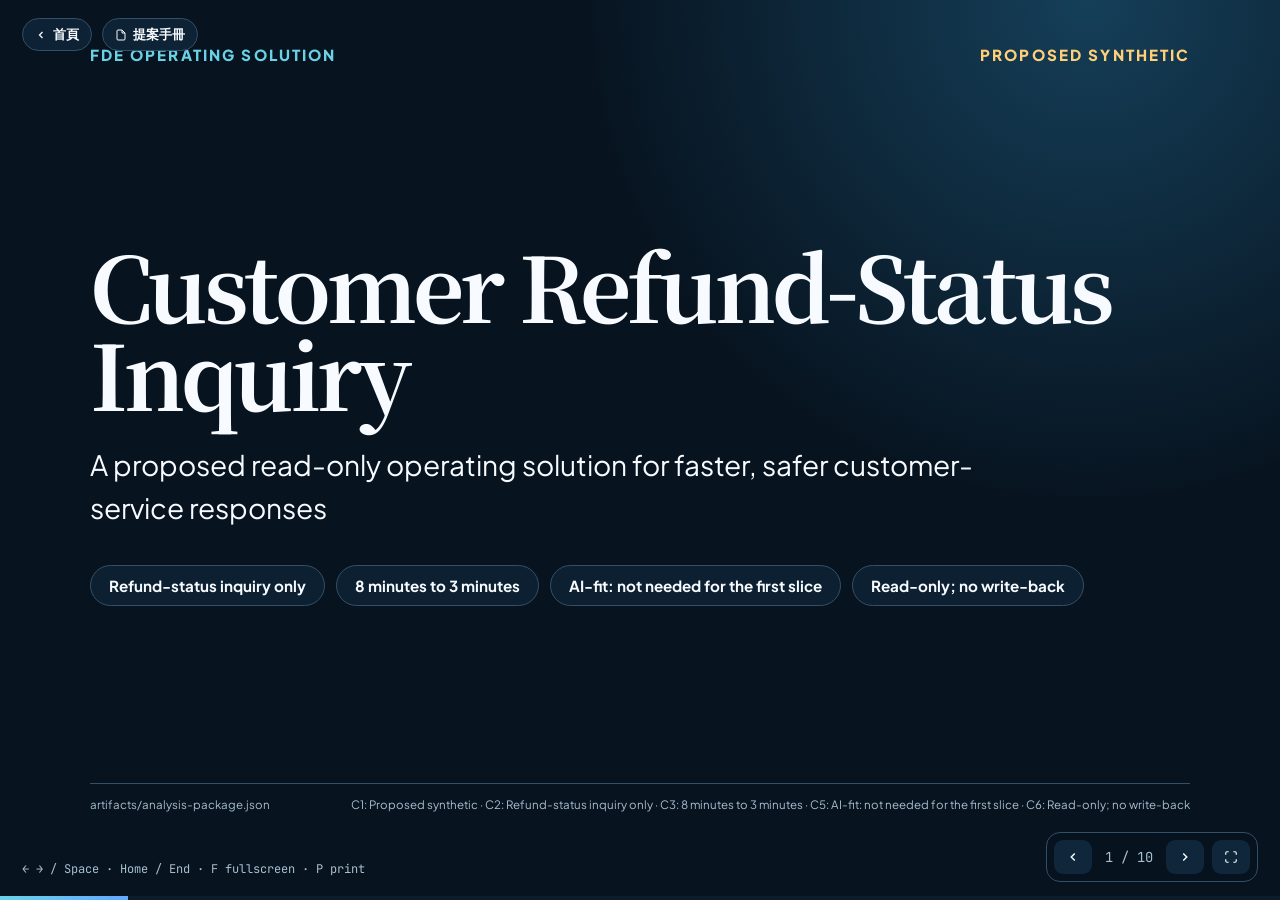
<file: examples/customer-refund-status-delivery-kit/presentation.html>
<!doctype html>
<html lang="en">
<head>
  <meta charset="utf-8">
  <meta name="viewport" content="width=device-width, initial-scale=1">
  <meta name="description" content="Browser-native decision presentation for Customer Refund-Status Inquiry">
  <title>Customer Refund-Status Inquiry — Decision presentation</title>
  <link rel="preconnect" href="https://fonts.googleapis.com">
  <link rel="preconnect" href="https://fonts.gstatic.com" crossorigin>
  <link href="https://fonts.googleapis.com/css2?family=JetBrains+Mono:wght@400;600;700&family=Noto+Sans+TC:wght@400;500;600;700;800&family=Noto+Serif+TC:wght@500;700;900&family=Plus+Jakarta+Sans:wght@400;500;600;700;800&display=swap" rel="stylesheet">
  <style>
    :root {
      color-scheme: dark;
      --navy: #07131f;
      --surface: #10263a;
      --panel: #16334b;
      --ink: #f7fbff;
      --muted: #a8bfd0;
      --line: #345068;
      --accent: #69d2e7;
      --accent2: #62a8ff;
      --amber: #ffd078;
      --red: #ff91a4;
      font-family: "Plus Jakarta Sans", -apple-system, BlinkMacSystemFont, "Segoe UI", sans-serif;
    }
    * { box-sizing: border-box; }
    html, body { margin: 0; min-height: 100%; background: var(--navy); color: var(--ink); }
    body { overflow: hidden; -webkit-font-smoothing: antialiased; }
    button { font: inherit; }
    .deck { position: fixed; inset: 0; background: radial-gradient(circle at 85% 0%, #153f59 0, transparent 32rem), var(--navy); }
    .slide { position: absolute; inset: 0; display: none; grid-template-rows: auto 1fr auto; gap: clamp(20px, 3vh, 34px); overflow: auto; padding: clamp(30px, 5vh, 58px) clamp(38px, 7vw, 110px) 88px; }
    .slide.active { display: grid; animation: enter .28s ease-out; }
    @keyframes enter { from { opacity: 0; transform: translateX(22px); } to { opacity: 1; transform: none; } }
    .slide-head { display: flex; align-items: center; justify-content: space-between; gap: 20px; color: var(--accent); font-size: clamp(.72rem, 1.2vw, .95rem); font-weight: 800; letter-spacing: .14em; text-transform: uppercase; }
    .evidence { color: var(--amber); }
    .content { align-self: center; width: 100%; max-width: 1500px; margin: auto; }
    h1, h2, h3, p { margin-top: 0; }
    h1 {
      max-width: 1180px;
      margin-bottom: 26px;
      font-family: "Noto Serif TC", Georgia, serif;
      font-size: clamp(3.2rem, 7vw, 6.4rem);
      line-height: .98;
      letter-spacing: -.045em;
      font-weight: 700;
    }
    h2 {
      max-width: 1220px;
      margin-bottom: 28px;
      font-family: "Noto Serif TC", Georgia, serif;
      font-size: clamp(2.3rem, 5vw, 4.5rem);
      line-height: 1.05;
      letter-spacing: -.035em;
      font-weight: 700;
    }
    h3 { margin-bottom: 9px; font-size: clamp(1rem, 1.65vw, 1.35rem); font-weight: 700; }
    p, li { color: var(--muted); font-size: clamp(.94rem, 1.45vw, 1.24rem); line-height: 1.55; }
    .lede { max-width: 930px; font-size: clamp(1.2rem, 2.2vw, 1.75rem); color: var(--ink); }
    .decision { max-width: 1180px; font-size: clamp(1.65rem, 3.3vw, 3rem); line-height: 1.2; font-weight: 700; font-family: "Noto Serif TC", Georgia, serif; color: var(--ink); }
    .chips { display: flex; flex-wrap: wrap; gap: 11px; margin-top: 35px; }
    .chip { border: 1px solid var(--line); border-radius: 999px; background: #0c2031; padding: 10px 18px; color: var(--ink); font-weight: 700; font-size: 0.95rem; }
    .accent-box { border-left: 6px solid var(--accent); border-radius: 0 18px 18px 0; background: linear-gradient(120deg, #123149, #0d2233); padding: clamp(22px, 3vw, 40px); }
    .grid { display: grid; gap: 16px; }
    .grid.two { grid-template-columns: repeat(2, minmax(0, 1fr)); }
    .grid.three { grid-template-columns: repeat(3, minmax(0, 1fr)); }
    .grid.four { grid-template-columns: repeat(4, minmax(0, 1fr)); }
    .card, .state, .gate { border: 1px solid var(--line); border-radius: 18px; background: linear-gradient(145deg, var(--surface), #0c2031); padding: clamp(18px, 2vw, 28px); }
    .card small, .state small { display: block; margin-bottom: 14px; color: var(--accent); font-weight: 800; letter-spacing: .1em; text-transform: uppercase; font-size: 0.74rem; font-family: "JetBrains Mono", monospace; }
    .card p, .state p { margin-bottom: 14px; }
    .card strong, .state strong { color: var(--ink); font-size: .9rem; }
    .flow { display: grid; grid-template-columns: repeat(6, minmax(0, 1fr)); gap: 12px; margin: 34px 0 0; padding: 0; list-style: none; }
    .flow li { position: relative; border-top: 2px solid var(--line); padding: 22px 8px 0 0; }
    .flow span, .timeline span, .action-list span { display: block; margin-bottom: 8px; color: var(--accent); font-weight: 800; font-family: "JetBrains Mono", monospace; }
    .timeline { display: grid; grid-template-columns: repeat(5, minmax(0, 1fr)); gap: 14px; margin: 0; padding: 0; list-style: none; }
    .timeline li { border-top: 4px solid var(--accent2); border-radius: 8px 8px 16px 16px; background: var(--surface); padding: 20px; }
    .timeline p { font-size: clamp(.82rem, 1.2vw, 1.05rem); }
    .timeline small { color: var(--accent); font-weight: 700; }
    .ai { max-width: 1250px; }
    .ai h2 { color: var(--accent); }
    .ai p { max-width: 1060px; font-size: clamp(1.1rem, 2vw, 1.55rem); }
    .split { display: grid; grid-template-columns: 1.2fr .8fr; gap: 28px; }
    .compact { columns: 2; gap: 30px; margin: 0; padding-left: 20px; }
    .compact li { break-inside: avoid; margin-bottom: 9px; }
    .plain-list { margin: 0; padding-left: 22px; }
    .plain-list li { margin-bottom: 8px; }
    .authority { margin-top: 20px; color: var(--red); font-weight: 800; }
    .gates { display: grid; grid-template-columns: repeat(3, minmax(0, 1fr)); gap: 14px; }
    .gate { display: flex; gap: 14px; }
    .gate > span { color: var(--accent); font-size: 1.35rem; font-weight: 900; font-family: "JetBrains Mono", monospace; }
    .gate p { margin-bottom: 0; font-size: clamp(.8rem, 1.15vw, 1rem); }
    .action-list { display: grid; grid-template-columns: repeat(2, minmax(0, 1fr)); gap: 12px 30px; margin: 28px 0; padding: 0; list-style: none; }
    .action-list li { border-bottom: 1px solid var(--line); padding: 10px 0 14px; }
    footer { display: flex; justify-content: space-between; gap: 24px; border-top: 1px solid var(--line); padding-top: 13px; color: var(--muted); font-size: clamp(.64rem, .9vw, .78rem); }
    footer span:last-child { text-align: right; }
    .floating-nav {
      position: fixed;
      top: 18px;
      left: 22px;
      z-index: 35;
      display: flex;
      gap: 10px;
    }
    .nav-btn {
      display: inline-flex;
      align-items: center;
      gap: 6px;
      padding: 6px 12px;
      border-radius: 999px;
      background: rgba(16, 38, 58, 0.85);
      border: 1px solid var(--line);
      color: var(--ink);
      font-size: 0.82rem;
      font-weight: 700;
      text-decoration: none;
      backdrop-filter: blur(10px);
      transition: all 0.15s ease;
    }
    .nav-btn:hover {
      background: var(--surface);
      border-color: var(--accent);
      color: var(--accent);
    }
    .controls {
      position: fixed;
      z-index: 30;
      right: 22px;
      bottom: 18px;
      display: flex;
      align-items: center;
      gap: 8px;
      border: 1px solid var(--line);
      border-radius: 14px;
      background: rgba(7, 19, 31, .9);
      padding: 7px;
      backdrop-filter: blur(14px);
    }
    .controls button {
      display: grid;
      place-items: center;
      min-width: 38px;
      height: 34px;
      border: 0;
      border-radius: 9px;
      background: var(--surface);
      color: var(--ink);
      cursor: pointer;
      transition: all 0.15s ease;
    }
    .controls button:hover, .controls button:focus-visible {
      outline: 2px solid var(--accent);
      background: var(--panel);
    }
    #counter { min-width: 58px; text-align: center; color: var(--muted); font-variant-numeric: tabular-nums; font-family: "JetBrains Mono", monospace; font-size: 0.86rem; }
    .progress { position: fixed; z-index: 31; left: 0; bottom: 0; width: 100%; height: 4px; background: #0b1c2a; }
    .progress i { display: block; width: 10%; height: 100%; background: linear-gradient(90deg, var(--accent), var(--accent2)); transition: width .2s ease; }
    .help { position: fixed; z-index: 29; left: 22px; bottom: 23px; color: var(--muted); font-size: .75rem; font-family: "JetBrains Mono", monospace; }

    @media (max-height: 800px) and (min-width: 801px) {
      .slide { gap: 12px; padding: 24px 54px 62px; }
      h1 { margin-bottom: 18px; }
      h2 { margin-bottom: 18px; font-size: clamp(2.2rem, 4.2vw, 3.8rem); }
      p, li { font-size: .9rem; line-height: 1.34; }
      .card, .state, .gate { padding: 15px; }
      .grid { gap: 11px; }
      .card small, .state small { margin-bottom: 8px; }
      .card p, .state p { margin-bottom: 8px; }
      .flow { gap: 9px; margin-top: 18px; }
      .flow li { padding-top: 12px; }
      .timeline { gap: 9px; }
      .timeline li { padding: 14px; }
      footer { padding-top: 8px; }
      .controls { bottom: 12px; }
      #slide-2 .decision { font-size: 2rem; }
      #slide-2 .accent-box { padding: 24px; }
      #slide-3 .grid { margin-top: 14px!important; }
      #slide-3 .card h3 { font-size: 1rem; }
      #slide-3 .card p { font-size: .78rem; }
      #slide-7 .compact li { margin-bottom: 5px; font-size: .8rem; }
      #slide-8 .lede { margin-bottom: 12px; font-size: 1.05rem; }
      #slide-8 .plain-list li { margin-bottom: 3px; font-size: .78rem; }
      #slide-8 .authority { margin-top: 9px; font-size: .78rem; }
      #slide-9 .gate p { font-size: .75rem; }
      #slide-9 .authority { margin-top: 9px; font-size: .76rem; }
      #slide-10 h2 { max-width: 1180px; margin-bottom: 10px; font-size: 2.65rem; }
      #slide-10 .action-list { grid-template-columns: repeat(5, minmax(0, 1fr)); gap: 10px; margin: 12px 0; }
      #slide-10 .action-list li { padding: 7px 0; font-size: .72rem; }
      #slide-10 .accent-box { padding: 17px; font-size: .82rem; }
      #slide-10 .accent-box p { font-size: .72rem; }
    }
    @media (max-width: 800px) {
      .slide { padding: 26px 24px 82px; }
      .grid.three, .grid.four, .flow, .timeline, .gates { grid-template-columns: repeat(2, minmax(0, 1fr)); }
      .split, .grid.two { grid-template-columns: 1fr; }
      .content { align-self: start; }
      footer { display: block; }
      footer span { display: block; margin-top: 3px; text-align: left!important; }
      .help { display: none; }
      .floating-nav { top: 12px; left: 12px; }
    }
    @media print {
      @page { size: 13.333in 7.5in; margin: 0; }
      body { overflow: visible; background: white; }
      .deck { position: static; }
      .slide, .slide.active { position: relative; display: grid; width: 13.333in; height: 7.5in; gap: 12px; overflow: hidden; padding: 24px 54px 28px; break-after: page; page-break-after: always; animation: none; }
      h1 { margin-bottom: 18px; }
      h2 { margin-bottom: 18px; font-size: 3.8rem; }
      p, li { font-size: .9rem; line-height: 1.34; }
      .card, .state, .gate { padding: 15px; }
      .grid { gap: 11px; }
      .card small, .state small { margin-bottom: 8px; }
      .card p, .state p { margin-bottom: 8px; }
      .flow { gap: 9px; margin-top: 18px; }
      .flow li { padding-top: 12px; }
      .timeline { gap: 9px; }
      .timeline li { padding: 14px; }
      footer { padding-top: 8px; }
      #slide-2 .decision { font-size: 2rem; }
      #slide-2 .accent-box { padding: 24px; }
      #slide-3 .grid { margin-top: 14px!important; }
      #slide-3 .card h3 { font-size: 1rem; }
      #slide-3 .card p { font-size: .78rem; }
      #slide-7 .compact li { margin-bottom: 5px; font-size: .8rem; }
      #slide-8 .lede { margin-bottom: 12px; font-size: 1.05rem; }
      #slide-8 .plain-list li { margin-bottom: 3px; font-size: .78rem; }
      #slide-8 .authority { margin-top: 9px; font-size: .78rem; }
      #slide-9 .gate p { font-size: .75rem; }
      #slide-9 .authority { margin-top: 9px; font-size: .76rem; }
      #slide-10 h2 { max-width: 1180px; margin-bottom: 10px; font-size: 2.65rem; }
      #slide-10 .action-list { grid-template-columns: repeat(5, minmax(0, 1fr)); gap: 10px; margin: 12px 0; }
      #slide-10 .action-list li { padding: 7px 0; font-size: .72rem; }
      #slide-10 .accent-box { padding: 17px; font-size: .82rem; }
      #slide-10 .accent-box p { font-size: .72rem; }
      .controls, .progress, .help, .floating-nav { display: none; }
    }
  </style>
</head>
<body>
  <div class="floating-nav">
    <a class="nav-btn" href="../../index.html">
      <svg width="12" height="12" viewBox="0 0 24 24" fill="none" stroke="currentColor" stroke-width="2.5"><polyline points="15 18 9 12 15 6"/></svg>
      首頁
    </a>
    <a class="nav-btn" href="index.html">
      <svg width="12" height="12" viewBox="0 0 24 24" fill="none" stroke="currentColor" stroke-width="2"><path d="M14 2H6a2 2 0 0 0-2 2v16a2 2 0 0 0 2 2h12a2 2 0 0 0 2-2V8z"/><polyline points="14 2 14 8 20 8"/></svg>
      提案手冊
    </a>
  </div>

  <main class="deck" aria-live="polite">
    <section class="slide active" id="slide-1" data-slide="1">
      <div class="slide-head"><span>FDE operating solution</span><span class="evidence">Proposed synthetic</span></div>
      <div class="content">
        <h1>Customer Refund-Status Inquiry</h1>
        <p class="lede">A proposed read-only operating solution for faster, safer customer-service responses</p>
        <div class="chips">
          <span class="chip">Refund-status inquiry only</span>
          <span class="chip">8 minutes to 3 minutes</span>
          <span class="chip">AI-fit: not needed for the first slice</span>
          <span class="chip">Read-only; no write-back</span>
        </div>
      </div>
      <footer>
        <span>artifacts/analysis-package.json</span>
        <span>C1: Proposed synthetic · C2: Refund-status inquiry only · C3: 8 minutes to 3 minutes · C5: AI-fit: not needed for the first slice · C6: Read-only; no write-back</span>
      </footer>
    </section>

    <section class="slide" id="slide-2" data-slide="2">
      <div class="slide-head"><span>Decision</span><span class="evidence">Proposed synthetic</span></div>
      <div class="content">
        <h2>The next decision is a bounded shadow replay</h2>
        <div class="accent-box">
          <p class="decision">Decide whether to authorize a de-identified, read-only shadow replay of the deterministic first slice.</p>
          <p>Standardize evidence and refund-state interpretation before adding technology; a deterministic read-only summary is sufficient for the first slice, so AI is not needed.</p>
        </div>
        <div class="chips">
          <span class="chip">Customer-service operations lead · Finance refund owner</span>
        </div>
      </div>
      <footer>
        <span>artifacts/analysis-package.json</span>
        <span>C1: Proposed synthetic · C3: 8 minutes to 3 minutes · C7: Customer-service operations lead · C8: Finance refund owner</span>
      </footer>
    </section>

    <section class="slide" id="slide-3" data-slide="3">
      <div class="slide-head"><span>Proposed diagnosis</span><span class="evidence">Not observed enterprise evidence</span></div>
      <div class="content">
        <h2>The likely delays happen before anyone writes the response</h2>
        <ol class="flow">
          <li><span>01</span><strong>Receive inquiry</strong></li>
          <li><span>02</span><strong>Find order</strong></li>
          <li><span>03</span><strong>Open payment system</strong></li>
          <li><span>04</span><strong>Inspect refund state</strong></li>
          <li><span>05</span><strong>Compose response</strong></li>
          <li><span>06</span><strong>Confirm response with customer</strong></li>
        </ol>
        <div class="grid four" style="margin-top:28px">
          <article class="card"><small>proposed</small><h3>Cross-system lookup</h3><p>The representative switches context and reconstructs evidence before answering.</p></article>
          <article class="card"><small>proposed</small><h3>Manual state interpretation</h3><p>Source-specific refund states must be translated into customer-safe language during every inquiry.</p></article>
          <article class="card"><small>proposed</small><h3>Exceptions are discovered late</h3><p>Missing, conflicting, stale, prohibited, or unauthorized cases consume handling time before escalation.</p></article>
          <article class="card"><small>proposed</small><h3>Prose composition is not the primary delay</h3><p>Automating language first would leave the evidence and semantic bottlenecks intact.</p></article>
        </div>
      </div>
      <footer>
        <span>artifacts/analysis-package.json</span>
        <span>C1: Proposed synthetic · C2: Refund-status inquiry only</span>
      </footer>
    </section>

    <section class="slide" id="slide-4" data-slide="4">
      <div class="slide-head"><span>Target workflow</span><span class="evidence">Process before technology</span></div>
      <div class="content">
        <h2>Standardize evidence before human confirmation</h2>
        <ol class="timeline">
          <li><span>01</span><div><h3>Retrieve</h3><p>Resolve permitted order and payment evidence with source identity and retrieval time.</p><small>Deterministic software</small></div></li>
          <li><span>02</span><div><h3>Control</h3><p>Evaluate record presence, consistency, freshness, dispute status, and access.</p><small>Deterministic software</small></div></li>
          <li><span>03</span><div><h3>Normalize</h3><p>Map only one of the three supported states using finance-owned versioned rules.</p><small>Deterministic software</small></div></li>
          <li><span>04</span><div><h3>Confirm</h3><p>Review the evidence-bearing summary and confirm or reject the response template.</p><small>Customer-service representative</small></div></li>
          <li><span>05</span><div><h3>Escalate</h3><p>Resolve every abstained, disputed, failed, rejected, stale, conflicting, missing, or unauthorized case.</p><small>Finance refund owner</small></div></li>
        </ol>
        <p class="authority">An explicit abstention with a finance escalation reason.</p>
      </div>
      <footer>
        <span>artifacts/analysis-package.json</span>
        <span>C2: Refund-status inquiry only · C6: Read-only; no write-back · C7: Customer-service operations lead · C8: Finance refund owner</span>
      </footer>
    </section>

    <section class="slide" id="slide-5" data-slide="5">
      <div class="slide-head"><span>Intervention selection</span><span class="evidence">Simplest sufficient choice</span></div>
      <div class="content">
        <h2>Stable work stays deterministic; accountable judgment stays human</h2>
        <div class="grid four">
          <article class="card"><small>Evidence spread across systems</small><h3>Read-only evidence aggregation</h3><p>Retrieval and provenance assembly are stable and testable.</p><strong>Deterministic software</strong></article>
          <article class="card"><small>Source-specific refund states</small><h3>Versioned deterministic mapping</h3><p>The supported state set is closed and identical inputs must produce identical outcomes.</p><strong>Deterministic software with finance policy ownership</strong></article>
          <article class="card"><small>Unsafe or ambiguous cases</small><h3>Abstention and finance escalation</h3><p>The first slice must not infer policy or conceal missing evidence.</p><strong>Deterministic routing plus human judgment</strong></article>
          <article class="card"><small>Customer response</small><h3>Response template for human confirmation</h3><p>A template is sufficient; direct automation would exceed the proposed authority.</p><strong>Customer-service representative</strong></article>
        </div>
      </div>
      <footer>
        <span>artifacts/analysis-package.json</span>
        <span>C5: AI-fit: not needed for the first slice · C6: Read-only; no write-back</span>
      </footer>
    </section>

    <section class="slide" id="slide-6" data-slide="6">
      <div class="slide-head"><span>AI decision</span><span class="evidence">Proposed synthetic</span></div>
      <div class="content ai">
        <h2>AI-fit: not needed for the first slice</h2>
        <p>Retrieval, state mapping, access checks, exception rules, and response templates are deterministic. Adding AI would not remove the diagnosed bottleneck.</p>
        <p>Evaluate AI later only for measurable language or wording value after the deterministic shadow baseline is accepted; AI may not map states, fill missing evidence, answer customers directly, or authorize an action.</p>
      </div>
      <footer>
        <span>artifacts/analysis-package.json</span>
        <span>C1: Proposed synthetic · C5: AI-fit: not needed for the first slice</span>
      </footer>
    </section>

    <section class="slide" id="slide-7" data-slide="7">
      <div class="slide-head"><span>Semantic contract</span><span class="evidence">Version refund-status-semantics@0.1.0-proposed</span></div>
      <div class="content">
        <h2>Only three refund states are supported</h2>
        <div class="grid three">
          <article class="state"><small>SUPPORTED</small><h3>Refund not initiated</h3><p>No refund initiation is evidenced for the order.</p><strong>Present read-only summary for human confirmation.</strong></article>
          <article class="state"><small>SUPPORTED</small><h3>Refund processing</h3><p>Refund initiation is evidenced and completion is not yet evidenced.</p><strong>Present read-only summary for human confirmation.</strong></article>
          <article class="state"><small>SUPPORTED</small><h3>Refund completed</h3><p>Refund completion is evidenced by the permitted payment source.</p><strong>Present read-only summary for human confirmation.</strong></article>
        </div>
        <h3 style="margin-top:24px">Everything else abstains and routes to finance</h3>
        <ul class="compact">
          <li>Missing records</li>
          <li>Conflicting states</li>
          <li>Stale data</li>
          <li>Failed refunds</li>
          <li>Rejected refunds</li>
          <li>Payment disputes</li>
          <li>Insufficient access</li>
          <li>Any unsupported state</li>
        </ul>
      </div>
      <footer>
        <span>artifacts/analysis-package.json</span>
        <span>C4: Refund not initiated | Refund processing | Refund completed · C8: Finance refund owner</span>
      </footer>
    </section>

    <section class="slide" id="slide-8" data-slide="8">
      <div class="slide-head"><span>First buildable slice</span><span class="evidence">Human confirmation required</span></div>
      <div class="content">
        <h2>Read-only refund summary</h2>
        <p class="lede">A customer-service representative receives one evidence-bearing summary or a finance escalation, then confirms the response.</p>
        <div class="split">
          <div class="card">
            <h3>Every result exposes</h3>
            <ul class="plain-list">
              <li>Normalized refund status or abstention</li>
              <li>Source evidence</li>
              <li>Retrieval time</li>
              <li>Semantic-definition version</li>
              <li>Freshness status</li>
              <li>Access decision</li>
              <li>Response template or escalation reason</li>
            </ul>
          </div>
          <div class="card">
            <h3>Explicitly deferred</h3>
            <ul class="plain-list">
              <li>Enterprise source integration</li>
              <li>Identity and authorization integration</li>
              <li>Persistent telemetry</li>
              <li>Direct customer response</li>
              <li>AI wording assistance</li>
              <li>Refund approval or compensation</li>
              <li>Write-back</li>
            </ul>
          </div>
        </div>
        <p class="authority">Read-only; no write-back · Human confirmation required · Enterprise access decision: missing</p>
      </div>
      <footer>
        <span>artifacts/analysis-package.json</span>
        <span>C2: Refund-status inquiry only · C5: AI-fit: not needed for the first slice · C6: Read-only; no write-back</span>
      </footer>
    </section>

    <section class="slide" id="slide-9" data-slide="9">
      <div class="slide-head"><span>Validation gate</span><span class="evidence">Shadow before pilot</span></div>
      <div class="content">
        <h2>De-identified historical shadow replay</h2>
        <div class="gates">
          <article class="gate"><span>V1</span><div><h3>Supported-state mapping</h3><p>100% mapping for Refund not initiated, Refund processing, and Refund completed</p></div></article>
          <article class="gate"><span>V2</span><div><h3>Abstention</h3><p>100% of missing, conflicting, stale, failed, rejected, disputed, unauthorized, and unsupported cases abstain</p></div></article>
          <article class="gate"><span>V3</span><div><h3>Handling time</h3><p>Average simulated handling time &lt;= 3 minutes</p></div></article>
          <article class="gate"><span>V4</span><div><h3>Evidence contract</h3><p>Every result exposes source evidence, retrieval time, semantic version, freshness, and access decision</p></div></article>
          <article class="gate"><span>V5</span><div><h3>Response quality</h3><p>Incorrect refund-status responses do not increase against an accepted baseline</p></div></article>
          <article class="gate"><span>V6</span><div><h3>Owner acceptance</h3><p>Both named owner roles accept the shadow result</p></div></article>
        </div>
        <p class="authority">Rollback: Remove the support view from the shadow workflow and return to the current inquiry process. No business-system compensation is required because the slice performs no write-back.</p>
      </div>
      <footer>
        <span>artifacts/analysis-package.json</span>
        <span>C3: 8 minutes to 3 minutes · C4: Refund not initiated | Refund processing | Refund completed · C6: Read-only; no write-back</span>
      </footer>
    </section>

    <section class="slide" id="slide-10" data-slide="10">
      <div class="slide-head"><span>Next accountable action</span><span class="evidence">Not a pilot authorization</span></div>
      <div class="content">
        <h2>Run a process-and-semantics acceptance session, then authorize a de-identified shadow replay only if the entry criteria are met.</h2>
        <ol class="action-list">
          <li><span>01</span>Observed current normal, exception, escalation, and rework paths</li>
          <li><span>02</span>Accepted handling-time and response-quality baselines</li>
          <li><span>03</span>Finance-owned state and exception definitions</li>
          <li><span>04</span>Source, identity, access, freshness, privacy, and retention decisions</li>
          <li><span>05</span>Authorized de-identified replay set</li>
        </ol>
        <div class="accent-box">
          <strong>Both owners sign an acceptance record that names the target flow, semantic version, thresholds, evidence access, and shadow boundary.</strong>
          <p style="margin:9px 0 0">Owners: Customer-service operations lead · Finance refund owner</p>
        </div>
      </div>
      <footer>
        <span>artifacts/analysis-package.json</span>
        <span>C1: Proposed synthetic · C6: Read-only; no write-back · C7: Customer-service operations lead · C8: Finance refund owner</span>
      </footer>
    </section>
  </main>

  <div class="help">← → / Space · Home / End · F fullscreen · P print</div>
  <div class="controls" aria-label="Presentation controls">
    <button id="prev" type="button" aria-label="Previous slide">
      <svg width="14" height="14" viewBox="0 0 24 24" fill="none" stroke="currentColor" stroke-width="2.5"><polyline points="15 18 9 12 15 6"/></svg>
    </button>
    <span id="counter">1 / 10</span>
    <button id="next" type="button" aria-label="Next slide">
      <svg width="14" height="14" viewBox="0 0 24 24" fill="none" stroke="currentColor" stroke-width="2.5"><polyline points="9 18 15 12 9 6"/></svg>
    </button>
    <button id="full" type="button" aria-label="Toggle fullscreen">
      <svg width="14" height="14" viewBox="0 0 24 24" fill="none" stroke="currentColor" stroke-width="2"><path d="M8 3H5a2 2 0 0 0-2 2v3m18 0V5a2 2 0 0 0-2-2h-3m0 18h3a2 2 0 0 0 2-2v-3M3 16v3a2 2 0 0 0 2 2h3"/></svg>
    </button>
  </div>
  <div class="progress" aria-hidden="true"><i id="progress"></i></div>

  <script>
    const slides = [...document.querySelectorAll('.slide')];
    let current = 0;
    const counter = document.getElementById('counter');
    const progress = document.getElementById('progress');

    function show(index, updateHash = true) {
      current = Math.max(0, Math.min(slides.length - 1, index));
      slides.forEach((slide, i) => {
        slide.classList.toggle('active', i === current);
        slide.setAttribute('aria-hidden', i === current ? 'false' : 'true');
      });
      counter.textContent = `${current + 1} / ${slides.length}`;
      progress.style.width = `${((current + 1) / slides.length) * 100}%`;
      if (updateHash) history.replaceState(null, '', `#slide-${current + 1}`);
    }

    document.getElementById('prev').addEventListener('click', () => show(current - 1));
    document.getElementById('next').addEventListener('click', () => show(current + 1));
    document.getElementById('full').addEventListener('click', () => {
      if (!document.fullscreenElement) {
        document.documentElement.requestFullscreen();
      } else {
        document.exitFullscreen();
      }
    });

    document.addEventListener('keydown', event => {
      if (['ArrowRight', 'PageDown', ' '].includes(event.key)) {
        event.preventDefault();
        show(current + 1);
      }
      if (['ArrowLeft', 'PageUp'].includes(event.key)) {
        event.preventDefault();
        show(current - 1);
      }
      if (event.key === 'Home') show(0);
      if (event.key === 'End') show(slides.length - 1);
      if (event.key.toLowerCase() === 'f') document.getElementById('full').click();
      if (event.key.toLowerCase() === 'p') window.print();
    });

    const initial = Number(location.hash.replace('#slide-', ''));
    show(Number.isInteger(initial) && initial > 0 ? initial - 1 : 0, false);
  </script>
</body>
</html>
</file>
<file: site/tokens.css>
:root {
  /* Color Palette - Refined Architectural Editorial Light */
  --color-paper: oklch(97.5% 0.01 92);
  --color-paper-subtle: oklch(95.5% 0.015 92);
  --color-paper-deep: oklch(92% 0.02 92);
  --color-paper-alpha: oklch(97.5% 0.01 92 / 0.88);
  --color-surface: oklch(99.5% 0.005 92);
  --color-surface-hover: oklch(98.5% 0.008 92);
  
  --color-ink: oklch(21% 0.035 155);
  --color-ink-soft: oklch(42% 0.025 155);
  --color-ink-muted: oklch(58% 0.02 155);
  
  --color-accent: oklch(42% 0.11 155);
  --color-accent-dark: oklch(28% 0.08 155);
  --color-accent-light: oklch(88% 0.05 155);
  --color-accent-wash: oklch(94.5% 0.03 155);
  
  --color-warm: oklch(74% 0.13 72);
  --color-warm-soft: oklch(95% 0.035 72);
  --color-alert: oklch(52% 0.13 32);
  --color-alert-soft: oklch(94% 0.035 32);
  --color-info: oklch(50% 0.12 240);
  --color-info-soft: oklch(94% 0.035 240);
  
  --color-rule: oklch(85% 0.018 150);
  --color-rule-subtle: oklch(90% 0.012 150);
  --color-focus: oklch(52% 0.16 245);

  --shadow-sm: 0 1px 2px oklch(20% 0.03 155 / 0.04), 0 1px 3px oklch(20% 0.03 155 / 0.06);
  --shadow-md: 0 4px 12px oklch(20% 0.03 155 / 0.06), 0 1px 3px oklch(20% 0.03 155 / 0.04);
  --shadow-lg: 0 12px 32px oklch(20% 0.03 155 / 0.08), 0 2px 6px oklch(20% 0.03 155 / 0.04);
  --shadow-glow: 0 0 32px oklch(42% 0.11 155 / 0.15);

  /* Typography with Google Fonts */
  --font-display: "Noto Serif TC", "Newsreader", "Source Han Serif TC", Georgia, serif;
  --font-body: "Plus Jakarta Sans", "Noto Sans TC", -apple-system, BlinkMacSystemFont, "Segoe UI", "PingFang TC", "Microsoft JhengHei", sans-serif;
  --font-mono: "JetBrains Mono", ui-monospace, "SF Mono", Consolas, "Liberation Mono", monospace;

  /* Spacing */
  --space-3xs: 0.125rem;
  --space-2xs: 0.25rem;
  --space-xs: 0.5rem;
  --space-sm: 0.75rem;
  --space-md: 1rem;
  --space-lg: 1.5rem;
  --space-xl: 2rem;
  --space-2xl: 3rem;
  --space-3xl: 4.5rem;
  --space-4xl: 6.5rem;

  /* Type Scale */
  --text-2xs: 0.72rem;
  --text-xs: 0.8rem;
  --text-sm: 0.925rem;
  --text-body: clamp(1rem, 0.97rem + 0.15vw, 1.075rem);
  --text-lead: clamp(1.125rem, 1.05rem + 0.4vw, 1.32rem);
  --text-h3: clamp(1.25rem, 1.15rem + 0.45vw, 1.5rem);
  --text-h2: clamp(1.85rem, 1.45rem + 1.8vw, 2.75rem);
  --text-display: clamp(2.75rem, 1.95rem + 3.8vw, 4.85rem);

  /* Animations & Transitions */
  --ease-out: cubic-bezier(0.16, 1, 0.3, 1);
  --ease-in-out: cubic-bezier(0.65, 0, 0.35, 1);
  --dur-micro: 120ms;
  --dur-short: 200ms;
  --dur-medium: 320ms;
  --dur-long: 480ms;

  --rule-hair: 1px;
  --rule-medium: 2px;
  --rule-heavy: 3px;
  --radius-xs: 0.25rem;
  --radius-sm: 0.45rem;
  --radius-md: 0.75rem;
  --radius-lg: 1.15rem;
  --radius-pill: 9999px;
}

/* Dark Theme Variables */
@media (prefers-color-scheme: dark) {
  :root:not([data-theme="light"]) {
    --color-paper: oklch(15.5% 0.015 160);
    --color-paper-subtle: oklch(18% 0.02 160);
    --color-paper-deep: oklch(13% 0.012 160);
    --color-paper-alpha: oklch(15.5% 0.015 160 / 0.88);
    --color-surface: oklch(19.5% 0.022 160);
    --color-surface-hover: oklch(23% 0.025 160);
    
    --color-ink: oklch(93.5% 0.01 92);
    --color-ink-soft: oklch(76% 0.018 92);
    --color-ink-muted: oklch(60% 0.02 155);
    
    --color-accent: oklch(72% 0.13 155);
    --color-accent-dark: oklch(82% 0.11 155);
    --color-accent-light: oklch(26% 0.06 155);
    --color-accent-wash: oklch(22% 0.045 155);
    
    --color-warm: oklch(82% 0.12 75);
    --color-warm-soft: oklch(24% 0.04 75);
    --color-alert: oklch(74% 0.13 32);
    --color-alert-soft: oklch(24% 0.04 32);
    --color-info: oklch(75% 0.11 240);
    --color-info-soft: oklch(24% 0.04 240);
    
    --color-rule: oklch(28% 0.025 160);
    --color-rule-subtle: oklch(22% 0.018 160);
    --color-focus: oklch(68% 0.16 245);

    --shadow-sm: 0 1px 3px rgba(0, 0, 0, 0.4);
    --shadow-md: 0 4px 14px rgba(0, 0, 0, 0.5);
    --shadow-lg: 0 14px 38px rgba(0, 0, 0, 0.65);
    --shadow-glow: 0 0 32px oklch(72% 0.13 155 / 0.22);
  }
}

html[data-theme="dark"] {
  --color-paper: oklch(15.5% 0.015 160);
  --color-paper-subtle: oklch(18% 0.02 160);
  --color-paper-deep: oklch(13% 0.012 160);
  --color-paper-alpha: oklch(15.5% 0.015 160 / 0.88);
  --color-surface: oklch(19.5% 0.022 160);
  --color-surface-hover: oklch(23% 0.025 160);
  
  --color-ink: oklch(93.5% 0.01 92);
  --color-ink-soft: oklch(76% 0.018 92);
  --color-ink-muted: oklch(60% 0.02 155);
  
  --color-accent: oklch(72% 0.13 155);
  --color-accent-dark: oklch(82% 0.11 155);
  --color-accent-light: oklch(26% 0.06 155);
  --color-accent-wash: oklch(22% 0.045 155);
  
  --color-warm: oklch(82% 0.12 75);
  --color-warm-soft: oklch(24% 0.04 75);
  --color-alert: oklch(74% 0.13 32);
  --color-alert-soft: oklch(24% 0.04 32);
  --color-info: oklch(75% 0.11 240);
  --color-info-soft: oklch(24% 0.04 240);
  
  --color-rule: oklch(28% 0.025 160);
  --color-rule-subtle: oklch(22% 0.018 160);
  --color-focus: oklch(68% 0.16 245);

  --shadow-sm: 0 1px 3px rgba(0, 0, 0, 0.4);
  --shadow-md: 0 4px 14px rgba(0, 0, 0, 0.5);
  --shadow-lg: 0 14px 38px rgba(0, 0, 0, 0.65);
  --shadow-glow: 0 0 32px oklch(72% 0.13 155 / 0.22);
}

html[data-theme="light"] {
  --color-paper: oklch(97.5% 0.01 92);
  --color-paper-subtle: oklch(95.5% 0.015 92);
  --color-paper-deep: oklch(92% 0.02 92);
  --color-paper-alpha: oklch(97.5% 0.01 92 / 0.88);
  --color-surface: oklch(99.5% 0.005 92);
  --color-surface-hover: oklch(98.5% 0.008 92);
  
  --color-ink: oklch(21% 0.035 155);
  --color-ink-soft: oklch(42% 0.025 155);
  --color-ink-muted: oklch(58% 0.02 155);
  
  --color-accent: oklch(42% 0.11 155);
  --color-accent-dark: oklch(28% 0.08 155);
  --color-accent-light: oklch(88% 0.05 155);
  --color-accent-wash: oklch(94.5% 0.03 155);
  
  --color-warm: oklch(74% 0.13 72);
  --color-warm-soft: oklch(95% 0.035 72);
  --color-alert: oklch(52% 0.13 32);
  --color-alert-soft: oklch(94% 0.035 32);
  --color-info: oklch(50% 0.12 240);
  --color-info-soft: oklch(94% 0.035 240);
  
  --color-rule: oklch(85% 0.018 150);
  --color-rule-subtle: oklch(90% 0.012 150);
  --color-focus: oklch(52% 0.16 245);

  --shadow-sm: 0 1px 2px oklch(20% 0.03 155 / 0.04), 0 1px 3px oklch(20% 0.03 155 / 0.06);
  --shadow-md: 0 4px 12px oklch(20% 0.03 155 / 0.06), 0 1px 3px oklch(20% 0.03 155 / 0.04);
  --shadow-lg: 0 12px 32px oklch(20% 0.03 155 / 0.08), 0 2px 6px oklch(20% 0.03 155 / 0.04);
  --shadow-glow: 0 0 32px oklch(42% 0.11 155 / 0.15);
}
</file>
